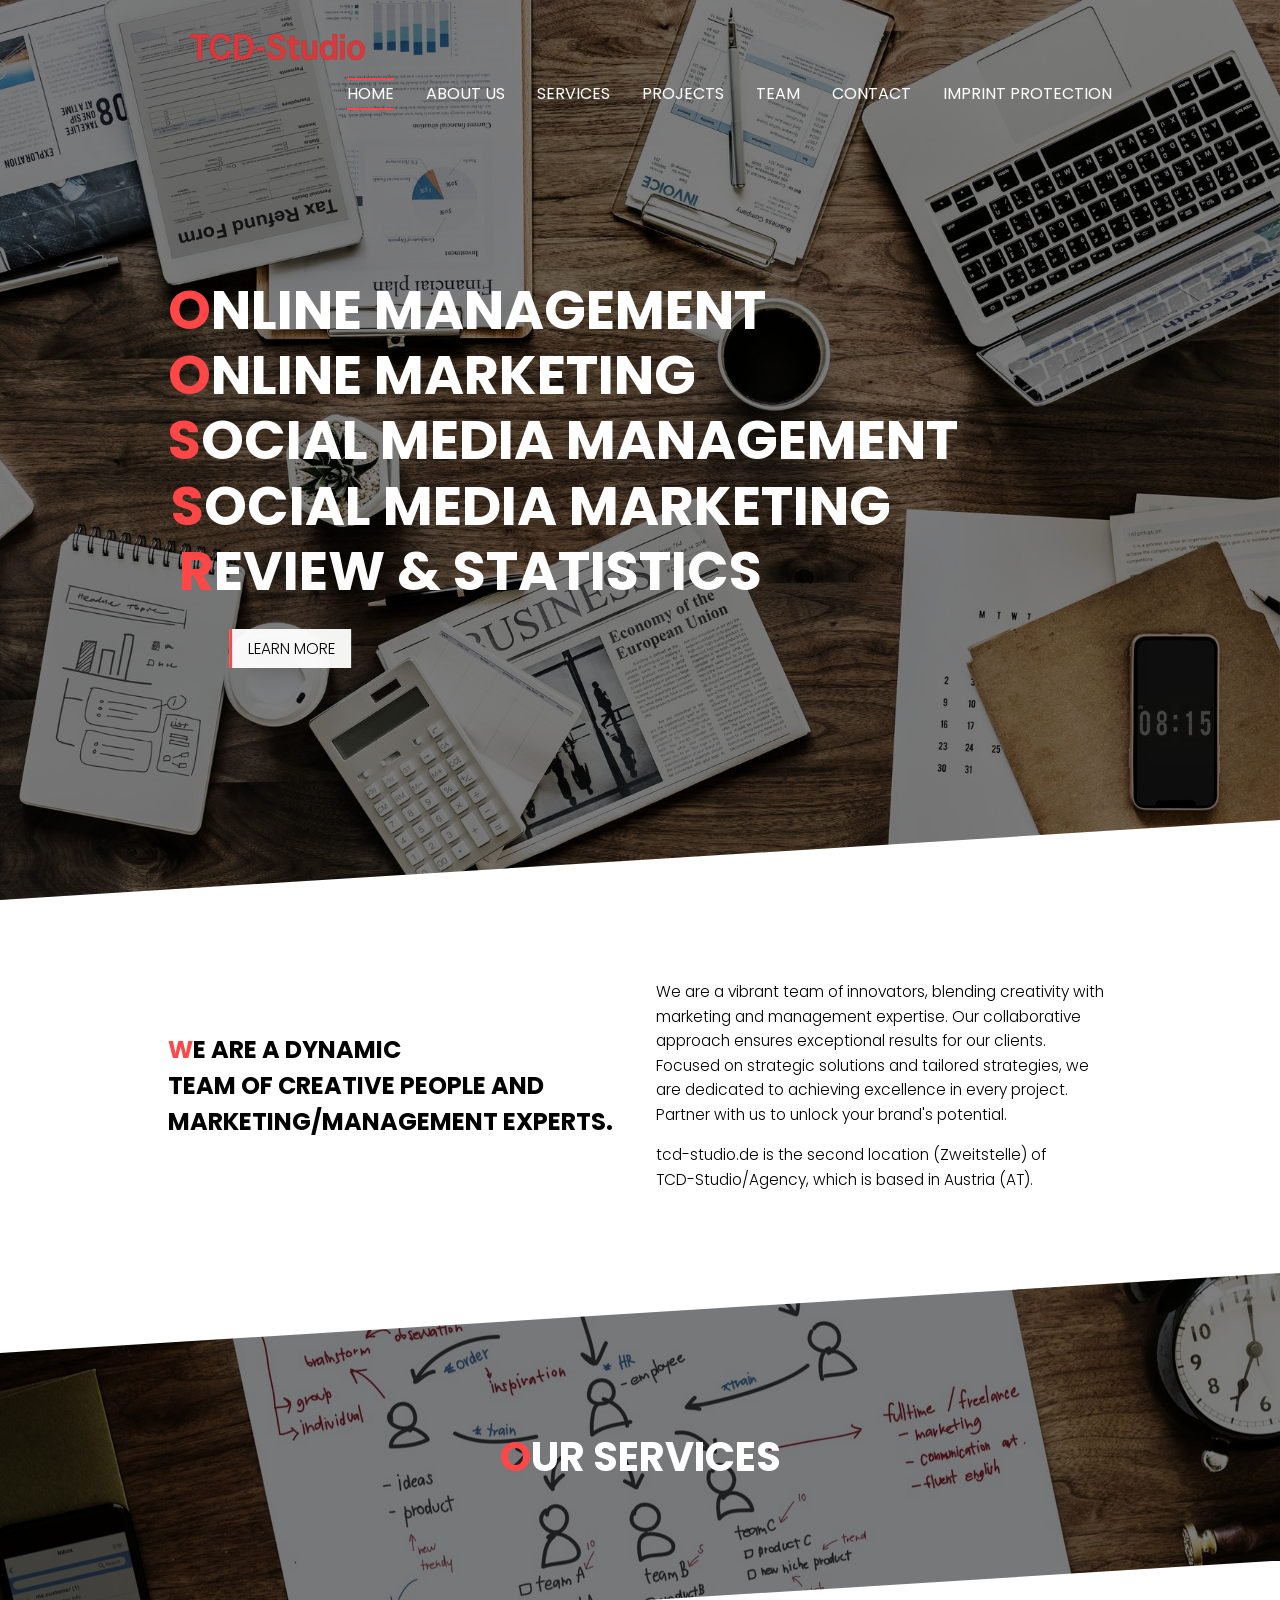
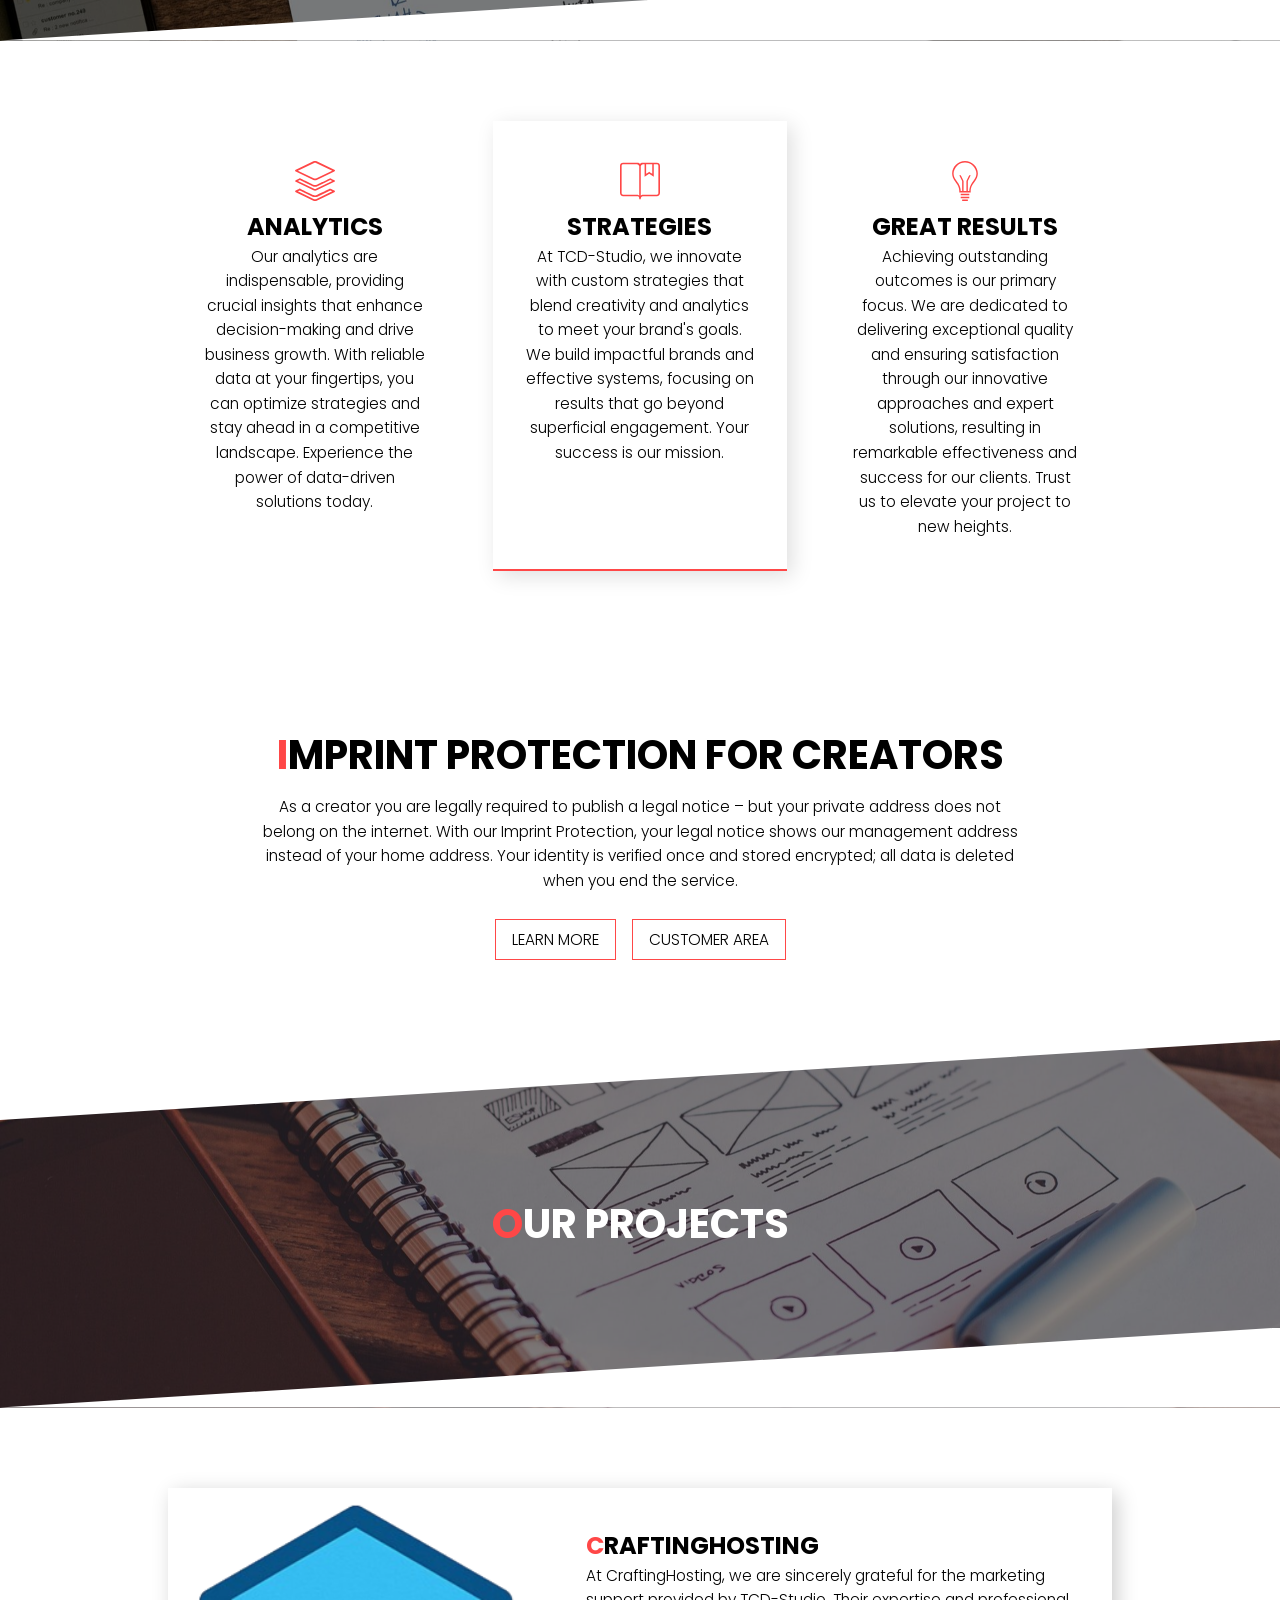
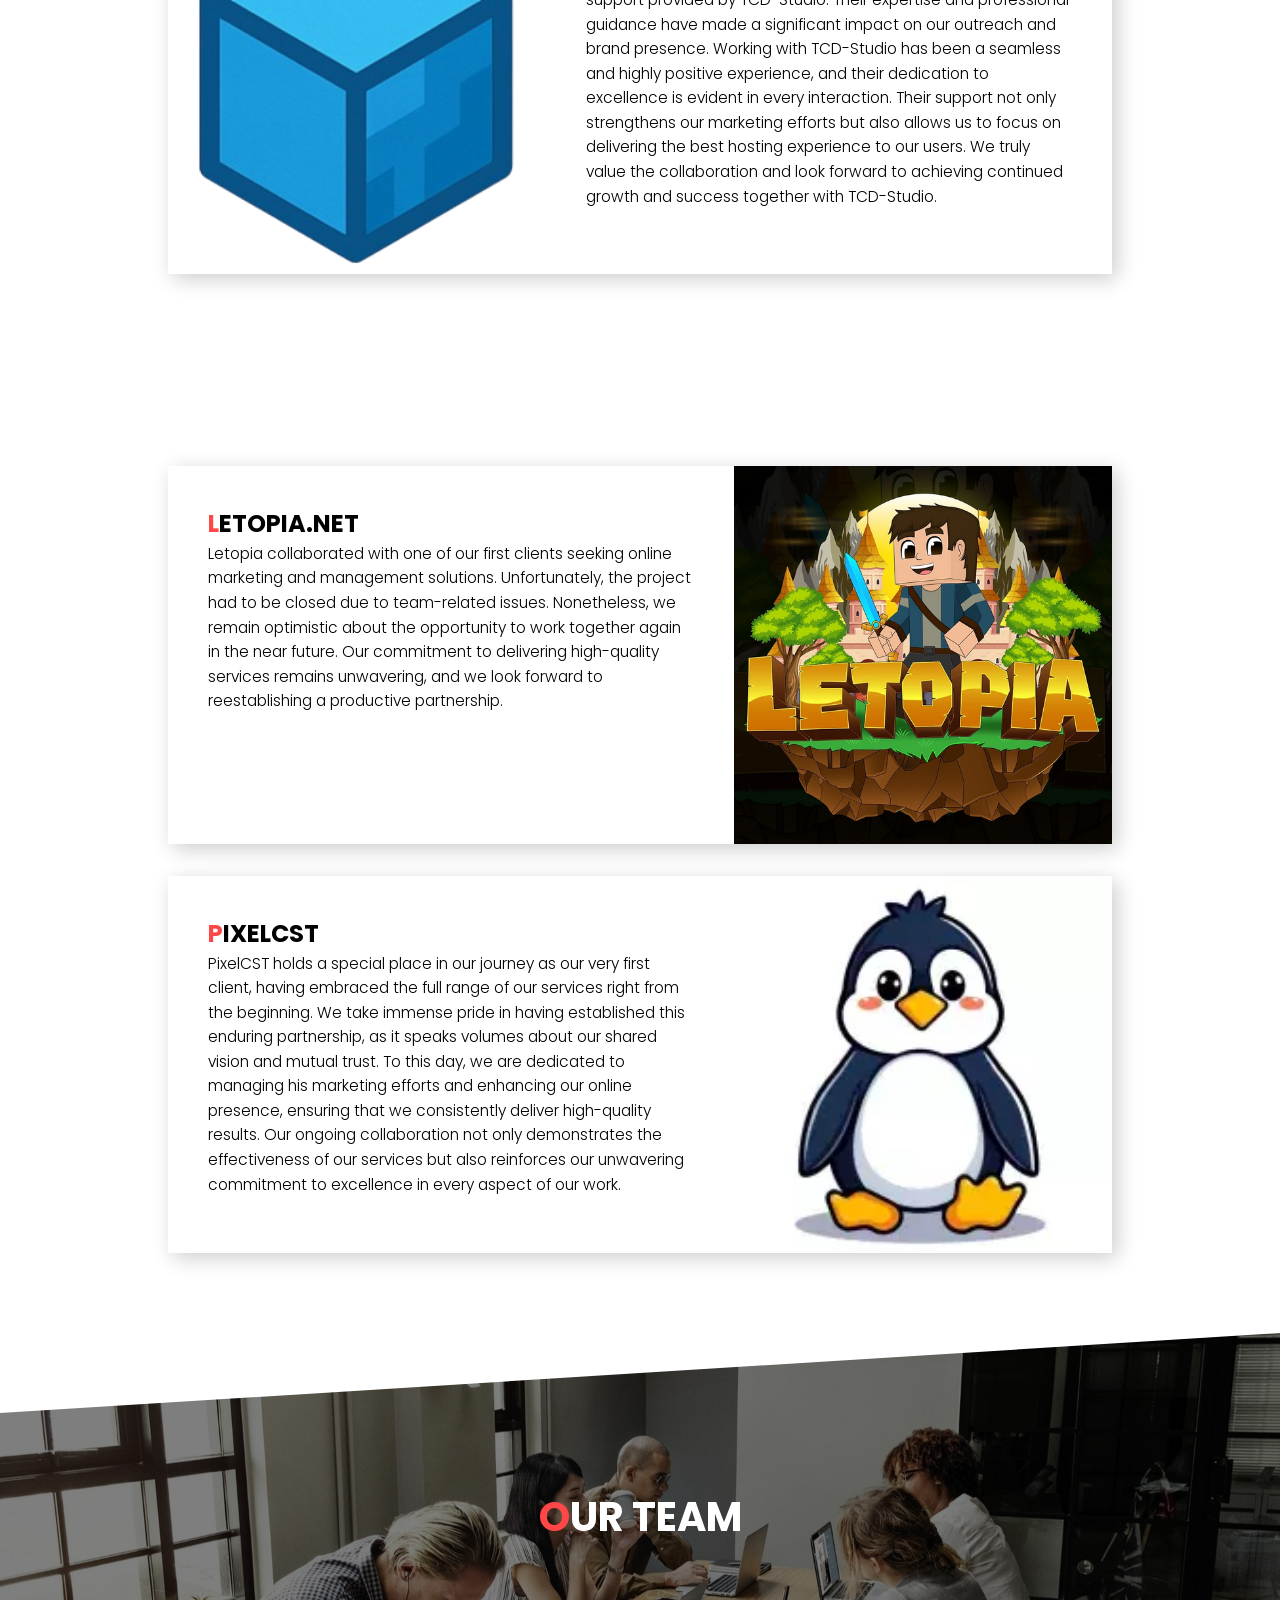
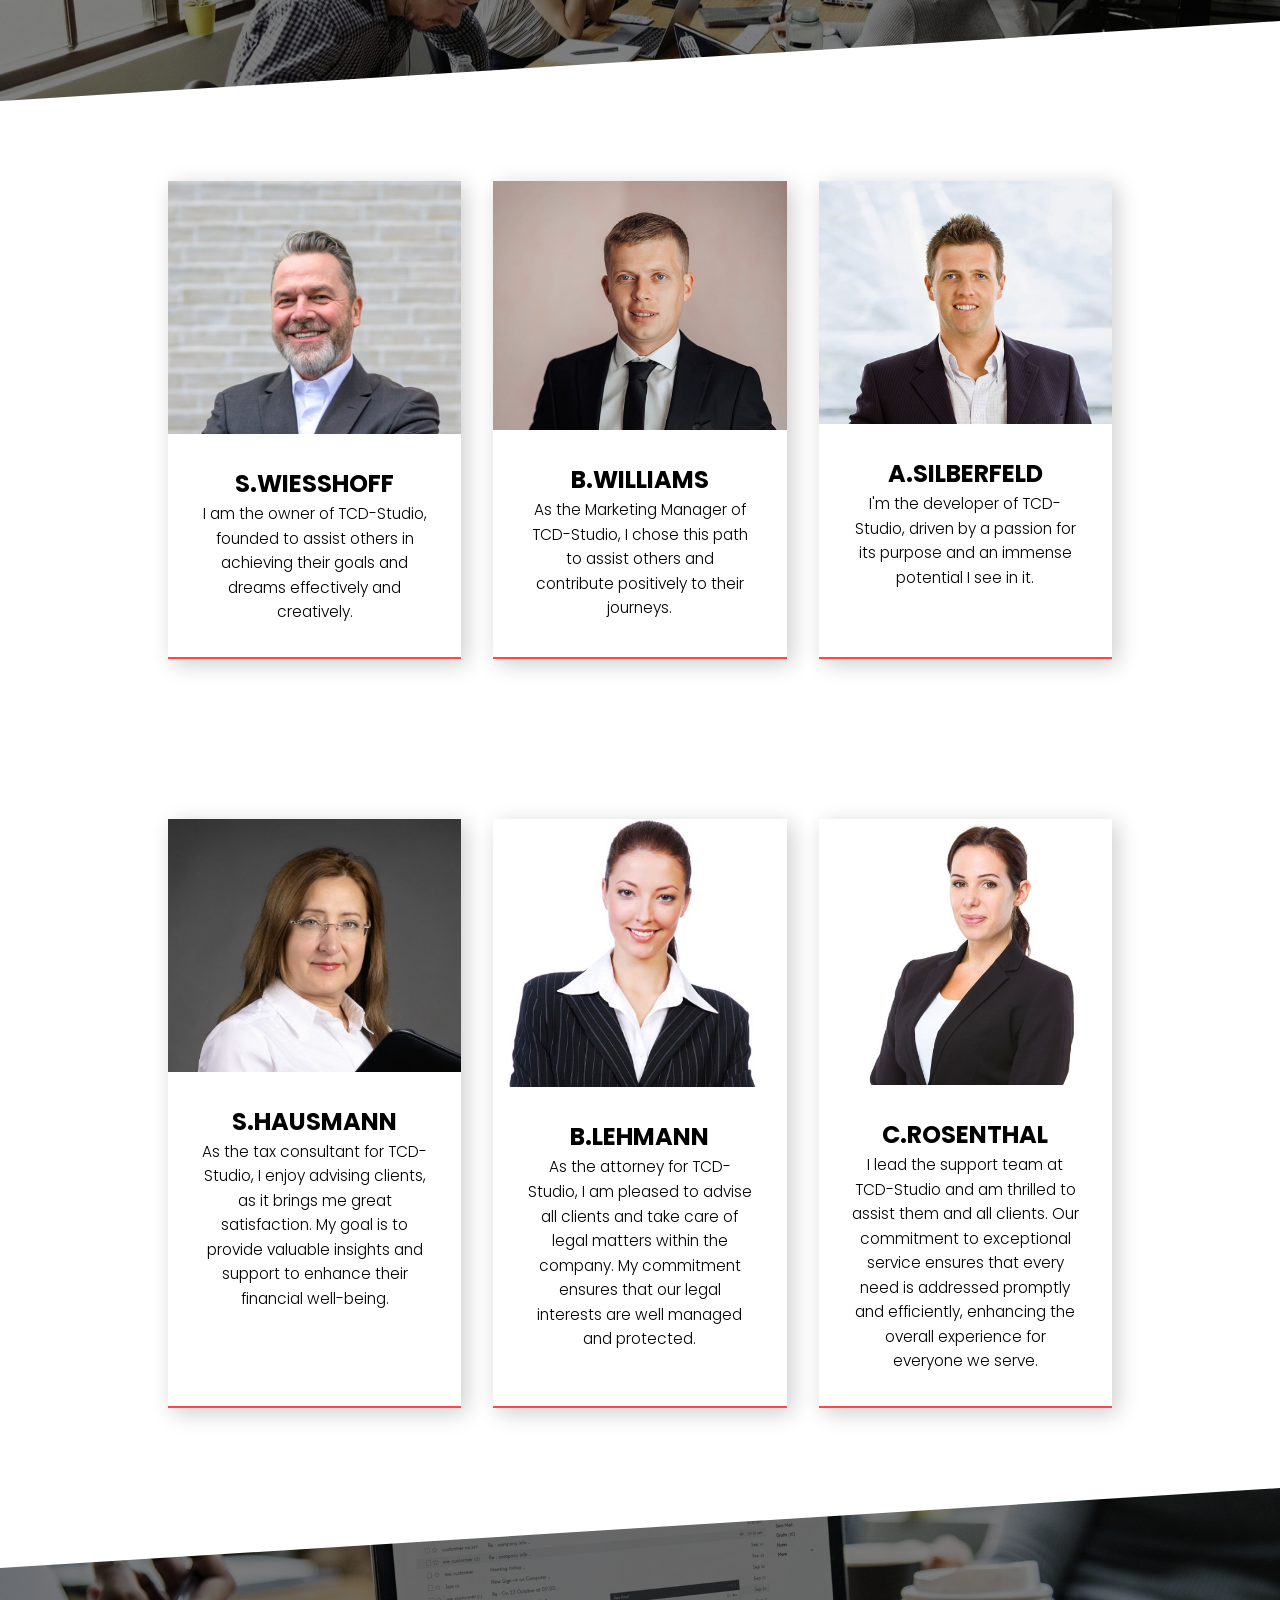
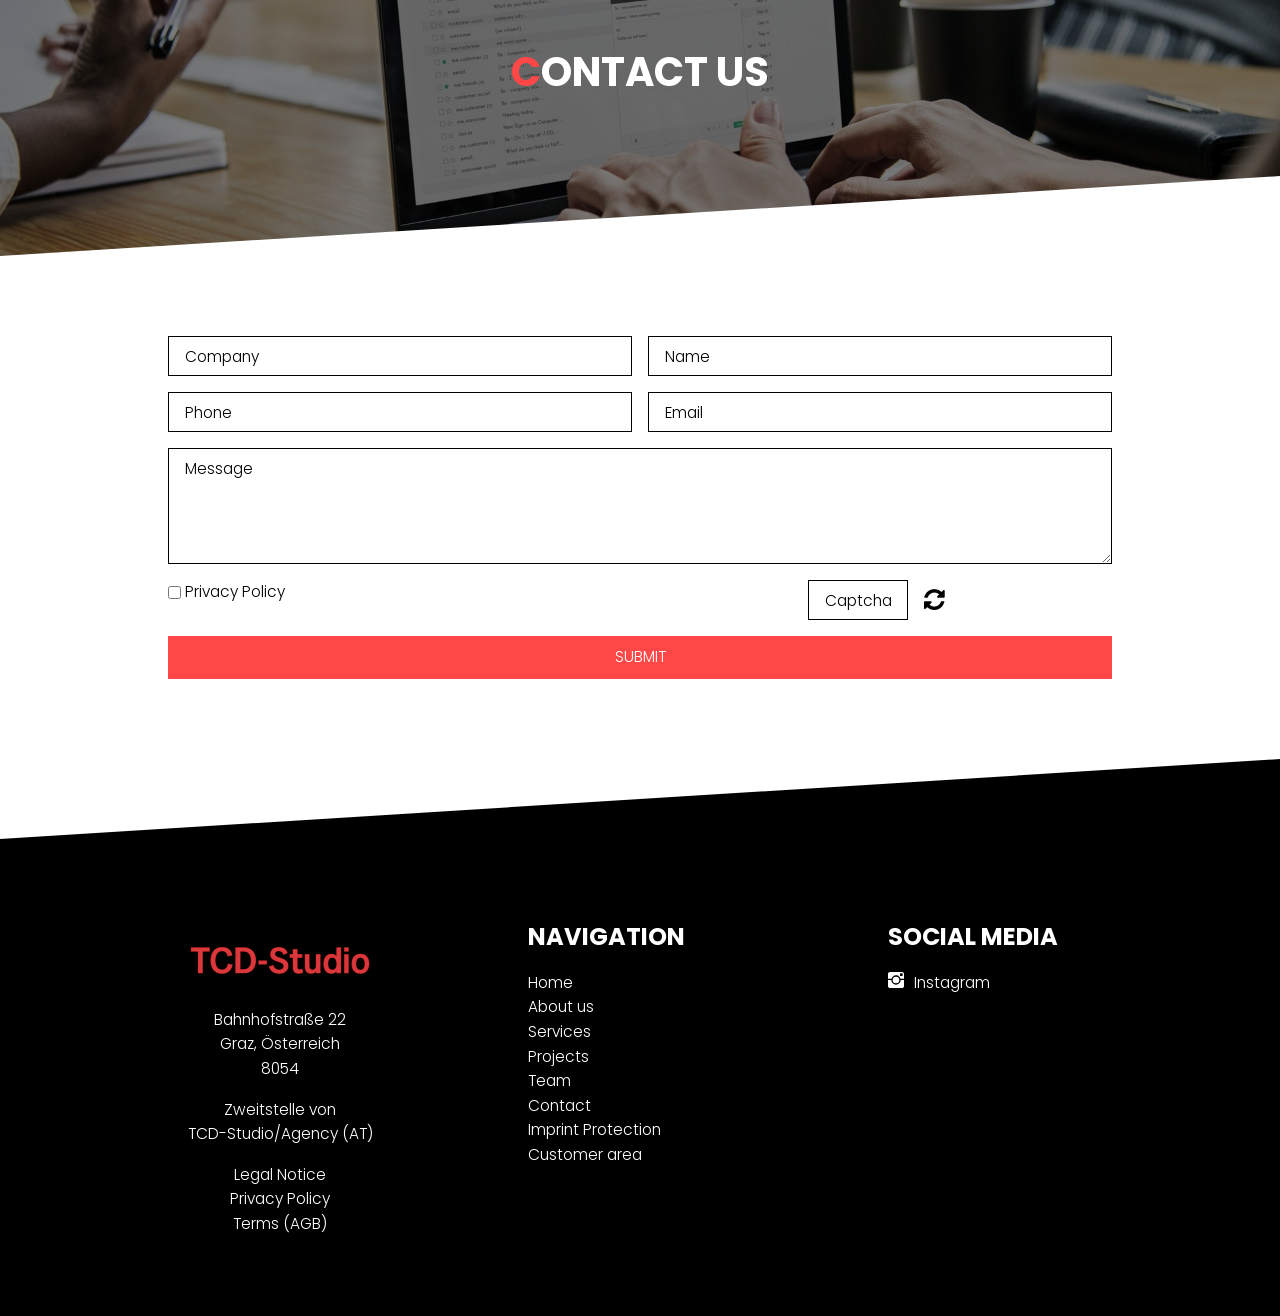
<file: index.html>
<!doctype html>
<html lang="en">
  <head>
    <meta charset="utf-8" />
    <title>tcd-studio.de - From Strategy to Success.</title>
    <meta name="viewport" content="width=device-width, initial-scale=1" />
    <meta
      name="description"
      content="tcd-studio.de is the second location (Zweitstelle) of TCD-Studio/Agency (AT): online management, online marketing and social media."
    />
    <meta
      name="keywords"
      content="marketing agency, online marketing, social media marketing, market research, digital marketing, SEO, SEM, lead generation, tcd-studio.de"
    />
    <meta name="icbm" content="47.0179907,15.4020334" />
    <meta name="geo.position" content="47.0179907;15.4020334" />
    <meta name="geo.placename" content="Graz, Österreich" />
    <link rel="canonical" href="https://tcd-studio.de/" />
    <meta property="og:title" content="tcd-studio.de - From Strategy to Success." />
    <meta
      property="og:description"
      content="tcd-studio.de is the second location (Zweitstelle) of TCD-Studio/Agency (AT): online management, online marketing and social media."
    />
    <meta property="og:type" content="website" />
    <meta property="og:site_name" content="TCD-Studio/Agency" />
    <meta property="og:locale" content="en_GB" />
    <meta
      property="og:image"
      content="https://tcd-studio.de/images/1200x630/16336493/TCD-Studio-LogomitIcon-0CujKBZblyTViHeyjRNebg.png"
    />
    <meta property="og:url" content="https://tcd-studio.de/" />
    <link
      rel="icon"
      type="image/png"
      href="/images/16x16/16356138/TCD-Studio-Logoohneschrift-gross-JT70FmUTbj_ha7UTW9FF7w-wK-10hrhv1epRSxcDGYMCA.png"
      sizes="16x16"
    />
    <link
      rel="icon"
      type="image/png"
      href="/images/32x32/16356138/TCD-Studio-Logoohneschrift-gross-JT70FmUTbj_ha7UTW9FF7w-wK-10hrhv1epRSxcDGYMCA.png"
      sizes="32x32"
    />
    <link
      rel="icon"
      type="image/png"
      href="/images/96x96/16356138/TCD-Studio-Logoohneschrift-gross-JT70FmUTbj_ha7UTW9FF7w-wK-10hrhv1epRSxcDGYMCA.png"
      sizes="96x96"
    />
    <link
      rel="apple-touch-icon-precomposed"
      sizes="152x152"
      href="/images/152x152/16356138/TCD-Studio-Logoohneschrift-gross-JT70FmUTbj_ha7UTW9FF7w-wK-10hrhv1epRSxcDGYMCA.png"
    />
    <link rel="stylesheet" media="screen" href="/webcard/static/app.min.1757408874.css" />
    <link rel="stylesheet" media="screen" href="/css/theme.css" id="customcss" />
    <script>
      var webcard = window.webcard || {};
      webcard.id = 1728389;
      webcard.moduleId = 13865382;
      webcard.culture = "en";
      webcard.type = 2;
      webcard.isEdit = false;
      webcard.isMobile = /Android|webOS|iPhone|iPad|iPod|BlackBerry/i.test(navigator.userAgent);
      webcard.isTouch = "ontouchstart" in window || navigator.msMaxTouchPoints > 0;
      webcard.apiHost = location.host + "/api.php";
      var extraPath = "";
    </script>
    <link rel="preload" as="style" href="/fonts/poppins.css" />
    <link rel="stylesheet" media="print" onload="this.media='all'" href="/fonts/poppins.css" />
    <noscript><link rel="stylesheet" href="/fonts/poppins.css" /></noscript>
    <link rel="stylesheet" href="/css/pages/home.css" />
    <script type="application/ld+json">
      {
        "@context": "https://schema.org",
        "@type": "ProfessionalService",
        "name": "TCD-Studio/Agency",
        "alternateName": "tcd-studio.de",
        "url": "https://tcd-studio.de/",
        "logo": "https://tcd-studio.de/images/1200x630/16336493/TCD-Studio-LogomitIcon-0CujKBZblyTViHeyjRNebg.png",
        "description": "tcd-studio.de is the second location (Zweitstelle) of TCD-Studio/Agency (AT): online management, online marketing and social media.",
        "email": "contact@tcd-studio.de",
        "telephone": "+43 699 81865094",
        "address": {
          "@type": "PostalAddress",
          "streetAddress": "Bahnhofstraße 22",
          "postalCode": "8054",
          "addressLocality": "Graz",
          "addressCountry": "AT"
        },
        "geo": { "@type": "GeoCoordinates", "latitude": 47.0179907, "longitude": 15.4020334 }
      }
    </script>
  </head>
  <body class="page-13865382 pagelayout-1 index slogan culture-en">
    <a href="#ed-713620344" class="wv-link-content button">Skip to main content</a>
    <div class="ed-element ed-container banner preset-banner-v3-default parallax" id="ed-713619942">
      <div class="background">
        <figure class="ed-element ed-image wv-bg" id="ed-713619945">
          <div
            class="background-image-holder ed-lazyload"
            data-background='url("/images/1920/5283903/pexels-photo-860379.jpeg")'
          ></div>
        </figure>
      </div>
      <div class="overlay" style="background-color: rgba(0, 0, 0, 0.51)"></div>
      <div class="inner" data-parallax-amount="50">
        <div
          class="ed-element ed-container flex-justify-content-space-between flex-align-items-center wv-boxed menu-wrapper wv-overflow_visible preset-menu-v2-default"
          id="ed-713619948"
        >
          <div class="inner">
            <div class="ed-element ed-logo logo" id="ed-713619951">
              <a href="/"
                ><img
                  src="/images/218/16332534/TCD-Studio-LogoohneIcon-wagerecht-x0y5LHULFifqLQb0SZXRUw.png"
                  alt="TCD-Studio/Agency"
                  srcset="/images/436/16332534/TCD-Studio-LogoohneIcon-wagerecht-x0y5LHULFifqLQb0SZXRUw.png 2x"
              /></a>
            </div>
            <nav class="ed-element ed-menu wv-custom" id="ed-713619954">
              <ul class="menu-level-0">
                <li class="first"><a href="/#ed-713619942" class="wv-link-elm first">Home</a></li>
                <li><a href="/#ed-713620344" class="wv-link-elm">About us</a></li>
                <li><a href="/#ed-713620002" class="wv-link-elm">Services</a></li>
                <li><a href="/#ed-713620074" class="wv-link-elm">Projects</a></li>
                <li><a href="/#ed-713620098" class="wv-link-elm">Team</a></li>
                <li><a href="/#ed-713620122" class="wv-link-elm">Contact</a></li>
                <li class="end"><a href="/imprint-protection/" class="wv-link-elm last">Imprint Protection</a></li>
              </ul>
            </nav>
            <div class="ed-element ed-container mobile-cont wv-overflow_visible" id="ed-713619957">
              <div class="inner">
                <figure class="ed-element ed-icon" id="ed-713619960">
                  <a href="tel:+4369981865094"
                    ><svg
                      xmlns="http://www.w3.org/2000/svg"
                      viewBox="170 -787 659 875"
                      data-icon="ico-phone"
                      preserveAspectRatio="xMidYMid"
                    >
                      <path
                        d="M390.7 -496.7C270.4 -427.2 453.9 -83.1 585.6 -159.1L707.7 52.3C652.1 84.4 605.2 104.6 540.8 67.8 362 -34.4 165.2 -375.1 170.8 -578.3c1.9 -70.6 43.6 -98.3 97.9 -129.7 23.3 40.4 98.6 170.8 122 211.3zm50.4 -5.7c-13 7.5 -29.7 3.1 -37.3 -10l-115 -199.3c-7.5 -13 -3.1 -29.7 10 -37.3l60.5 -34.9c13 -7.5 29.7 -3.1 37.3 10L511.7 -574.6c7.5 13 3.1 29.7 -10 37.2l-60.6 35zM755.5 42.1c-13 7.5 -29.7 3.1 -37.3 -10l-115 -199.3c-7.5 -13 -3.1 -29.7 10 -37.3l60.5 -34.9c13 -7.5 29.7 -3.1 37.3 10L826.1 -30.1c7.5 13 3.1 29.7 -10 37.3l-60.6 34.9z"
                      ></path></svg
                  ></a>
                </figure>
                <div class="ed-element ed-html menu-trigger" id="ed-713619963">
                  <div class="menu-trigger-box"><div class="menu-trigger-inner"></div></div>
                </div>
              </div>
            </div>
          </div>
        </div>
        <div class="ed-element ed-container banner-content wv-boxed wv-spacer" id="ed-713619966">
          <div class="inner" data-parallax-amount="40">
            <div
              class="ed-element ed-headline custom-theme animation-initial"
              style="opacity: 1"
              id="ed-713665664"
              data-animation='{"type":"move-right-to-left","initial":"hide","keepHeight":true,"duration":"1.5s","delay":"0.3s","overlay":{"width":"auto"},"trigger":"scroll","group":{"name":"","behavior":{"show":"","hide":""}}}'
            >
              <h1>O<span class="color-background">nline Management</span></h1>
            </div>
            <div
              class="ed-element ed-headline custom-theme animation-initial"
              style="opacity: 1"
              id="ed-713619969"
              data-animation='{"type":"move-right-to-left","initial":"hide","keepHeight":true,"duration":"1.5s","delay":"0.6s","overlay":{"width":"auto"},"trigger":"scroll","group":{"name":"","behavior":{"show":"","hide":""}}}'
            >
              <h1 class="left">
                <span class="color-primary">O</span><span class="color-background">nline Marketing</span>
              </h1>
            </div>
            <div
              class="ed-element ed-headline custom-theme animation-initial"
              style="opacity: 1"
              id="ed-713665489"
              data-animation='{"type":"move-right-to-left","initial":"hide","keepHeight":true,"duration":"1.5s","delay":"0.9s","overlay":{"width":"auto"},"trigger":"scroll","group":{"name":"","behavior":{"show":"","hide":""}}}'
            >
              <h1>S<span class="color-background">ocial Media Management</span></h1>
            </div>
            <div
              class="ed-element ed-headline custom-theme animation-initial"
              style="opacity: 1"
              id="ed-713619972"
              data-animation='{"type":"move-right-to-left","initial":"hide","keepHeight":true,"duration":"1.5s","delay":"1.2s","overlay":{"width":"auto"},"trigger":"scroll","group":{"name":"","behavior":{"show":"","hide":""}}}'
            >
              <h1 class="left">
                <span class="color-primary">S</span><span class="color-background">OCIAL MEDIA MARKETING</span>
              </h1>
            </div>
            <div
              class="ed-element ed-headline custom-theme animation-initial"
              style="opacity: 1"
              id="ed-713619975"
              data-animation='{"type":"move-right-to-left","initial":"hide","keepHeight":true,"duration":"1.5s","delay":"1.5s","overlay":{"width":"auto"},"trigger":"scroll","group":{"name":"","behavior":{"show":"","hide":""}}}'
            >
              <h1 class="left">
                <span class="color-primary">R</span><span class="color-background">EVIEW &amp; STATISTICS</span>
              </h1>
            </div>
            <div class="ed-element ed-spacer" id="ed-713619978"><div style="height: 25px" class="space"></div></div>
            <div
              class="ed-element ed-button scroll custom-theme animation-initial"
              style="opacity: 1"
              id="ed-713619981"
              data-animation='{"type":"move-right-to-left","initial":"hide","keepHeight":true,"duration":"1.5s","delay":"1.9s","overlay":{"width":"auto"},"trigger":"scroll","group":{"name":"","behavior":{"show":"","hide":""}}}'
            >
              <a
                class="wv-link-elm cta-button button button-default button-color-default color-default color-active-background center bg-background bg-active-primary border-color-primary button-normal"
                href="#!next"
                >Learn more</a
              >
            </div>
          </div>
        </div>
        <div class="ed-element ed-container preset-separator-v3-diagonal full-width" id="ed-713619984">
          <div class="inner" data-parallax-amount="50">
            <div class="ed-element ed-html separator-container" id="ed-713619987">
              <svg
                class="double-triangle"
                xmlns="http://www.w3.org/2000/svg"
                version="1.1"
                width="100%"
                height="100"
                viewBox="0 0 100 100"
                preserveAspectRatio="none"
              >
                <path class="path1" d="M0 0 L50 100 L100 0 Z"></path>
                <path class="path2" d="M50 100 L100 40 L100 0 Z"></path>
                <path class="path3" d="M0 40 L50 100 L0 0 Z"></path>
              </svg>

              <svg
                class="circle"
                xmlns="http://www.w3.org/2000/svg"
                version="1.1"
                width="100%"
                height="100"
                viewBox="0 0 100 100"
                preserveAspectRatio="none"
              >
                <path class="path1" d="M0 100 C40 0 60 0 100 100 Z"></path>
              </svg>

              <svg
                class="polygon1"
                width="100%"
                height="100%"
                viewBox="0 0 1280 140"
                preserveAspectRatio="none"
                xmlns="http://www.w3.org/2000/svg"
              >
                <path class="path1" d="M0 70.35l320-49.24 640 98.49 320-49.25V140H0V70.35z"></path>
              </svg>
            </div>
          </div>
        </div>
      </div>
    </div>
    <div class="ed-element ed-container preset-columns-two-v2-default wv-boxed wv-spacer" id="ed-713620344">
      <div class="inner">
        <div class="ed-element ed-container columns-box" id="ed-713620347">
          <div class="inner">
            <div class="ed-element ed-headline custom-theme" id="ed-713620350">
              <h3>
                <span class="color-primary">W</span>e are a dynamic<br />team of creative people and
                Marketing/management Experts.
              </h3>
            </div>
          </div>
        </div>
        <div class="ed-element ed-container columns-box" id="ed-713620353">
          <div class="inner">
            <div class="ed-element ed-text custom-theme" id="ed-713620356">
              <p>
                We are a vibrant team of innovators, blending creativity with marketing and management expertise. Our
                collaborative approach ensures exceptional results for our clients. Focused on strategic solutions and
                tailored strategies, we are dedicated to achieving excellence in every project. Partner with us to
                unlock your brand's potential.
              </p>
              <p class="zweitstelle">
                tcd-studio.de is the second location (<span lang="de">Zweitstelle</span>) of
                <span class="nowrap">TCD-Studio/Agency</span>, which is based in Austria (AT).
              </p>
            </div>
          </div>
        </div>
      </div>
    </div>
    <div class="ed-element ed-container full-width" id="ed-713619990">
      <div class="background">
        <figure class="ed-element ed-image wv-bg" id="ed-713619993">
          <div
            class="background-image-holder ed-lazyload"
            data-background='url("/images/1920/5283929/photo-1519636125090-67a506cc7c74.jpg.jpeg")'
          ></div>
        </figure>
      </div>
      <div class="overlay" style="background-color: rgba(0, 0, 0, 0.506)"></div>
      <div class="inner">
        <div class="ed-element ed-container preset-separator-v3-reverse full-width" id="ed-713619996">
          <div class="inner" data-parallax-amount="50">
            <div class="ed-element ed-html separator-container" id="ed-713619999">
              <svg
                class="double-triangle"
                xmlns="http://www.w3.org/2000/svg"
                version="1.1"
                width="100%"
                height="100"
                viewBox="0 0 100 100"
                preserveAspectRatio="none"
              >
                <path class="path1" d="M0 0 L50 100 L100 0 Z"></path>
                <path class="path2" d="M50 100 L100 40 L100 0 Z"></path>
                <path class="path3" d="M0 40 L50 100 L0 0 Z"></path>
              </svg>

              <svg
                class="circle"
                xmlns="http://www.w3.org/2000/svg"
                version="1.1"
                width="100%"
                height="100"
                viewBox="0 0 100 100"
                preserveAspectRatio="none"
              >
                <path class="path1" d="M0 100 C40 0 60 0 100 100 Z"></path>
              </svg>

              <svg
                class="polygon1"
                width="100%"
                height="100%"
                viewBox="0 0 1280 140"
                preserveAspectRatio="none"
                xmlns="http://www.w3.org/2000/svg"
              >
                <path class="path1" d="M0 70.35l320-49.24 640 98.49 320-49.25V140H0V70.35z"></path>
              </svg>
            </div>
          </div>
        </div>
        <div class="ed-element ed-container wv-boxed wv-spacer" id="ed-713620002">
          <div class="inner">
            <div class="ed-element ed-headline custom-theme" id="ed-713620005">
              <h2><span class="color-primary">O</span><span class="color-background">ur Services</span></h2>
            </div>
          </div>
        </div>
        <div class="ed-element ed-container full-width preset-separator-v3-diagonal" id="ed-713620008">
          <div class="inner" data-parallax-amount="50">
            <div class="ed-element ed-html separator-container" id="ed-713620011">
              <svg
                class="double-triangle"
                xmlns="http://www.w3.org/2000/svg"
                version="1.1"
                width="100%"
                height="100"
                viewBox="0 0 100 100"
                preserveAspectRatio="none"
              >
                <path class="path1" d="M0 0 L50 100 L100 0 Z"></path>
                <path class="path2" d="M50 100 L100 40 L100 0 Z"></path>
                <path class="path3" d="M0 40 L50 100 L0 0 Z"></path>
              </svg>

              <svg
                class="circle"
                xmlns="http://www.w3.org/2000/svg"
                version="1.1"
                width="100%"
                height="100"
                viewBox="0 0 100 100"
                preserveAspectRatio="none"
              >
                <path class="path1" d="M0 100 C40 0 60 0 100 100 Z"></path>
              </svg>

              <svg
                class="polygon1"
                width="100%"
                height="100%"
                viewBox="0 0 1280 140"
                preserveAspectRatio="none"
                xmlns="http://www.w3.org/2000/svg"
              >
                <path class="path1" d="M0 70.35l320-49.24 640 98.49 320-49.25V140H0V70.35z"></path>
              </svg>
            </div>
          </div>
        </div>
      </div>
    </div>
    <div
      class="ed-element ed-container wv-boxed wv-spacer wv-overflow_hidden preset-boxes-v3-default"
      id="ed-713620014"
    >
      <div class="inner">
        <div class="ed-element ed-container boxes-box wv-overflow_visible" id="ed-713620017">
          <div class="inner">
            <figure class="ed-element ed-icon boxes-icon center" id="ed-713620020">
              <svg
                xmlns="http://www.w3.org/2000/svg"
                viewBox="0 -384 383 384"
                data-icon="ion-social-buffer-outline"
                preserveAspectRatio="xMidYMid"
              >
                <path
                  d="M7 -284c-9 -4 -9 -11 0 -15l169 -82c4 -2 10 -3 16 -3s12 1 16 3l169 82c9 4 9 11 0 15l-169 82c-4 2 -10 3 -16 3s-12 -1 -16 -3zM183 -366l-156 75l156 75c2 1 5 1 9 1s7 -0 9 -1l156 -75l-156 -75c-2 -1 -5 -2 -9 -2s-7 1 -9 2zM377 -200c9 4 9 12 0 16l-169 81c-4 2 -10 4 -16 4s-12 -2 -16 -4l-169 -81c-9 -4 -9 -12 0 -16c0 -0 27 -13 33 -16c5 -3 7 -3 13 -0s123 60 123 60c4 2 10 3 16 3s12 -1 16 -3c0 -0 121 -59 125 -61s5 -2 9 -0s35 17 35 17zM201 -117l156 -75l-19 -9l-123 59c-6 3 -15 5 -23 5s-17 -2 -23 -5l-123 -59l-19 9l156 75c2 1 5 2 9 2s7 -1 9 -2zM377 -100c9 4 9 11 0 15l-169 82c-4 2 -10 3 -16 3s-12 -1 -16 -3l-169 -82c-9 -4 -9 -11 0 -15c0 -0 27 -14 33 -17c5 -3 7 -2 13 1s123 59 123 59c4 2 10 3 16 3s12 -1 16 -3c0 -0 121 -58 125 -60s5 -2 9 -0s35 17 35 17zM201 -18l156 -75l-19 -9l-123 60c-6 3 -15 4 -23 4s-17 -1 -23 -4l-123 -60l-19 9l156 75c2 1 5 2 9 2s7 -1 9 -2z"
                ></path>
              </svg>
            </figure>
            <div class="ed-element ed-container boxes-box-inner" id="ed-713620023">
              <div class="inner">
                <div class="ed-element ed-headline custom-theme" id="ed-713620026"><h3>Analytics</h3></div>
                <div class="ed-element ed-text custom-theme" id="ed-713620029">
                  <p>
                    Our analytics are indispensable, providing crucial insights that enhance decision-making and drive
                    business growth. With reliable data at your fingertips, you can optimize strategies and stay ahead
                    in a competitive landscape. Experience the power of data-driven solutions today.
                  </p>
                </div>
              </div>
            </div>
          </div>
        </div>
        <div class="ed-element ed-container boxes-box wv-overflow_visible border-color-primary" id="ed-713620032">
          <div class="inner">
            <figure class="ed-element ed-icon boxes-icon center" id="ed-713620035">
              <svg
                xmlns="http://www.w3.org/2000/svg"
                viewBox="0 -384 418 384"
                data-icon="ion-ios-bookmarks-outline"
                preserveAspectRatio="xMidYMid"
              >
                <path
                  d="M385 -384c19 -0 33 13 33 32v286c0 19 -14 34 -33 34h-143s-25 4 -25 19v13h-8h-8v-13c0 -15 -11 -19 -25 -19h-143c-19 -0 -33 -15 -33 -34v-286c0 -19 14 -32 33 -32h150c10 -0 20 5 26 12v-0v-0c6 -7 16 -12 26 -12h150zM201 -37v-309c0 -9 -12 -22 -25 -22h-143c-9 -0 -16 7 -16 16v286c0 9 7 18 16 18h144c10 -0 19 3 24 11zM273 -368v100l23 -14l9 -6l9 6l23 14v-100h-64zM401 -66v-286c0 -9 -7 -16 -16 -16h-32v131l-48 -32l-48 32v-131h-15c-13 -0 -25 13 -25 22v309c5 -9 14 -11 24 -11h144c9 -0 16 -9 16 -18z"
                ></path>
              </svg>
            </figure>
            <div class="ed-element ed-container boxes-box-inner" id="ed-713620038">
              <div class="inner">
                <div class="ed-element ed-headline custom-theme" id="ed-713620041"><h3>Strategies</h3></div>
                <div class="ed-element ed-text custom-theme" id="ed-713620044">
                  <p>
                    At TCD-Studio, we innovate with custom strategies that blend creativity and analytics to meet your
                    brand's goals. We build impactful brands and effective systems, focusing on results that go beyond
                    superficial engagement. Your success is our mission.
                  </p>
                </div>
              </div>
            </div>
          </div>
        </div>
        <div class="ed-element ed-container boxes-box wv-overflow_visible" id="ed-713620047">
          <div class="inner">
            <figure class="ed-element ed-icon boxes-icon center" id="ed-713620050">
              <svg
                xmlns="http://www.w3.org/2000/svg"
                viewBox="0 -416 288 448"
                data-icon="ion-ios-lightbulb-outline"
                preserveAspectRatio="xMidYMid"
              >
                <path
                  d="M288 -275c0 31 -13 59 -30 83v-0c-11 15 -22 28 -32 45c-22 38 -18 73 -18 82v1h-128v-1c0 -7 3 -44 -19 -82c-10 -17 -20 -30 -31 -45v-0c-17 -24 -30 -52 -30 -83c0 -78 66 -141 144 -141s144 63 144 141zM239 -194l6 -8c16 -22 27 -47 27 -73c0 -33 -16 -65 -40 -89s-55 -36 -88 -36s-64 12 -88 36s-40 56 -40 89c0 26 11 51 27 73l19 26v-0c5 6 9 13 13 21c17 29 21 58 21 75h16v-112l-32 -64h17l31 64v112h32v-112l31 -64h17l-32 64v112h16c0 -17 4 -45 21 -75c8 -14 16 -25 24 -36c1 -1 1 -2 2 -3zM112 32v-16h64v16h-64zM96 -0v-16h96v16h-96zM96 -32v-16h96v16h-96z"
                ></path>
              </svg>
            </figure>
            <div class="ed-element ed-container boxes-box-inner" id="ed-713620053">
              <div class="inner">
                <div class="ed-element ed-headline custom-theme" id="ed-713620056"><h3>Great Results</h3></div>
                <div class="ed-element ed-text custom-theme" id="ed-713620059">
                  <p>
                    Achieving outstanding outcomes is our primary focus. We are dedicated to delivering exceptional
                    quality and ensuring satisfaction through our innovative approaches and expert solutions, resulting
                    in remarkable effectiveness and success for our clients. Trust us to elevate your project to new
                    heights.
                  </p>
                </div>
              </div>
            </div>
          </div>
        </div>
      </div>
    </div>
    <div class="ed-element ed-container wv-boxed wv-spacer tcd-ip-teaser" id="tcd-imprint-protection">
      <div class="inner">
        <div class="ed-element ed-headline custom-theme">
          <h2><span class="color-primary">I</span>mprint Protection for Creators</h2>
        </div>
        <div class="ed-element ed-spacer"><div style="height: 16px" class="space"></div></div>
        <div class="ed-element ed-text custom-theme">
          <p>
            As a creator you are legally required to publish a legal notice – but your private address does not belong on
            the internet. With our Imprint Protection, your legal notice shows our management address instead of your home
            address. Your identity is verified once and stored encrypted; all data is deleted when you end the service.
          </p>
        </div>
        <div class="ed-element ed-spacer"><div style="height: 25px" class="space"></div></div>
        <div class="tcd-ip-buttons">
          <div class="ed-element ed-button custom-theme">
            <a
              class="wv-link-elm cta-button button button-default button-color-default color-default color-active-background center bg-background bg-active-primary border-color-primary button-normal"
              href="/imprint-protection/"
              >Learn more</a
            >
          </div>
          <div class="ed-element ed-button custom-theme">
            <a
              class="wv-link-elm cta-button button button-default button-color-default color-default color-active-background center bg-background bg-active-primary border-color-primary button-normal"
              href="/portal/"
              >Customer area</a
            >
          </div>
        </div>
      </div>
    </div>
    <div class="ed-element ed-container full-width" id="ed-713620062">
      <div class="background">
        <figure class="ed-element ed-image wv-bg" id="ed-713620065">
          <div
            class="background-image-holder ed-lazyload"
            data-background='url("/images/1920/5284071/pexels-photo-196644.jpeg")'
          ></div>
        </figure>
      </div>
      <div class="overlay" style="background-color: rgba(0, 0, 0, 0.506)"></div>
      <div class="inner">
        <div class="ed-element ed-container preset-separator-v3-reverse full-width" id="ed-713620068">
          <div class="inner" data-parallax-amount="50">
            <div class="ed-element ed-html separator-container" id="ed-713620071">
              <svg
                class="double-triangle"
                xmlns="http://www.w3.org/2000/svg"
                version="1.1"
                width="100%"
                height="100"
                viewBox="0 0 100 100"
                preserveAspectRatio="none"
              >
                <path class="path1" d="M0 0 L50 100 L100 0 Z"></path>
                <path class="path2" d="M50 100 L100 40 L100 0 Z"></path>
                <path class="path3" d="M0 40 L50 100 L0 0 Z"></path>
              </svg>

              <svg
                class="circle"
                xmlns="http://www.w3.org/2000/svg"
                version="1.1"
                width="100%"
                height="100"
                viewBox="0 0 100 100"
                preserveAspectRatio="none"
              >
                <path class="path1" d="M0 100 C40 0 60 0 100 100 Z"></path>
              </svg>

              <svg
                class="polygon1"
                width="100%"
                height="100%"
                viewBox="0 0 1280 140"
                preserveAspectRatio="none"
                xmlns="http://www.w3.org/2000/svg"
              >
                <path class="path1" d="M0 70.35l320-49.24 640 98.49 320-49.25V140H0V70.35z"></path>
              </svg>
            </div>
          </div>
        </div>
        <div class="ed-element ed-container wv-boxed wv-spacer" id="ed-713620074">
          <div class="inner">
            <div class="ed-element ed-headline custom-theme" id="ed-713620077">
              <h2><span class="color-primary">O</span><span class="color-background">ur Projects</span></h2>
            </div>
          </div>
        </div>
        <div class="ed-element ed-container full-width preset-separator-v3-diagonal" id="ed-713620080">
          <div class="inner" data-parallax-amount="50">
            <div class="ed-element ed-html separator-container" id="ed-713620083">
              <svg
                class="double-triangle"
                xmlns="http://www.w3.org/2000/svg"
                version="1.1"
                width="100%"
                height="100"
                viewBox="0 0 100 100"
                preserveAspectRatio="none"
              >
                <path class="path1" d="M0 0 L50 100 L100 0 Z"></path>
                <path class="path2" d="M50 100 L100 40 L100 0 Z"></path>
                <path class="path3" d="M0 40 L50 100 L0 0 Z"></path>
              </svg>

              <svg
                class="circle"
                xmlns="http://www.w3.org/2000/svg"
                version="1.1"
                width="100%"
                height="100"
                viewBox="0 0 100 100"
                preserveAspectRatio="none"
              >
                <path class="path1" d="M0 100 C40 0 60 0 100 100 Z"></path>
              </svg>

              <svg
                class="polygon1"
                width="100%"
                height="100%"
                viewBox="0 0 1280 140"
                preserveAspectRatio="none"
                xmlns="http://www.w3.org/2000/svg"
              >
                <path class="path1" d="M0 70.35l320-49.24 640 98.49 320-49.25V140H0V70.35z"></path>
              </svg>
            </div>
          </div>
        </div>
      </div>
    </div>
    <div class="ed-element ed-container wv-spacer wv-boxed" id="ed-715673036">
      <div class="inner">
        <div class="ed-element ed-container wv-boxed wv-spacer preset-text-with-image-v3-boxed" id="ed-715673039">
          <div class="inner">
            <figure
              class="ed-element ed-image text-with-image-image"
              style="width: 30%"
              id="ed-715673042"
            >
              <img
                src="data:image/svg+xml,%3Csvg%20width='800'%20viewBox='0%200%20800%20818.6666666666666'%20xmlns='http://www.w3.org/2000/svg'%3E%3Crect%20width='800'%20height='818.6666666666666'%20style='fill:%20%23F7F7F7'%20/%3E%3C/svg%3E"
                alt="CraftingHosting logo"
                style="object-fit: cover"
                data-src="/images/0/19205537/IMG_20250720_172605-removebg-preview2-j0Vr-R3Zhlmv8M8kYdHz9w.png"
                class="ed-lazyload"
              />
            </figure>
            <div class="ed-element ed-container text-with-image-box" id="ed-715673045">
              <div class="inner">
                <div class="ed-element ed-headline custom-theme" id="ed-715673048">
                  <h3><span class="color-primary">C</span>raftingHosting</h3>
                </div>
                <div class="ed-element ed-text custom-theme" id="ed-715673051">
                  <p>
                    At CraftingHosting, we are sincerely grateful for the marketing support provided by TCD-Studio.
                    Their expertise and professional guidance have made a significant impact on our outreach and brand
                    presence. Working with TCD-Studio has been a seamless and highly positive experience, and their
                    dedication to excellence is evident in every interaction. Their support not only strengthens our
                    marketing efforts but also allows us to focus on delivering the best hosting experience to our
                    users. We truly value the collaboration and look forward to achieving continued growth and success
                    together with TCD-Studio.
                  </p>
                </div>
              </div>
            </div>
          </div>
        </div>
      </div>
    </div>
    <div class="ed-element ed-container wv-boxed wv-spacer" id="ed-713620173">
      <div class="inner">
        <div class="ed-element ed-container wv-boxed wv-spacer preset-text-with-image-v3-boxed" id="ed-713620191">
          <div class="inner">
            <div class="ed-element ed-container text-with-image-box" id="ed-713620194">
              <div class="inner">
                <div class="ed-element ed-headline custom-theme" id="ed-713620197">
                  <h3><span class="color-primary">L</span>etopia.net</h3>
                </div>
                <div class="ed-element ed-text custom-theme" id="ed-713620200">
                  <p>
                    Letopia collaborated with one of our first clients seeking online marketing and management
                    solutions. Unfortunately, the project had to be closed due to team-related issues. Nonetheless, we
                    remain optimistic about the opportunity to work together again in the near future. Our commitment to
                    delivering high-quality services remains unwavering, and we look forward to reestablishing a
                    productive partnership.
                  </p>
                </div>
              </div>
            </div>
            <figure
              class="ed-element ed-image text-with-image-image"
              style="width: 30%"
              id="ed-713620203"
            >
              <img
                src="data:image/svg+xml,%3Csvg%20width='1024'%20viewBox='0%200%201024%201024'%20xmlns='http://www.w3.org/2000/svg'%3E%3Crect%20width='1024'%20height='1024'%20style='fill:%20%23F7F7F7'%20/%3E%3C/svg%3E"
                alt="Letopia logo"
                style="object-fit: cover"
                data-src="/images/1024/16332995/Logo-Letopia-CgJi4SSBVPnbPPsb4WERCA.png"
                class="ed-lazyload"
                srcset="
                  data:image/svg+xml,%3Csvg%20width='1024'%20viewBox='0%200%201024%201024'%20xmlns='http://www.w3.org/2000/svg'%3E%3Crect%20width='1024'%20height='1024'%20style='fill:%20%23F7F7F7'%20/%3E%3C/svg%3E 1w
                "
                data-srcset="/images/576/16332995/Logo-Letopia-CgJi4SSBVPnbPPsb4WERCA.png 576w, /images/976/16332995/Logo-Letopia-CgJi4SSBVPnbPPsb4WERCA.png 976w, /images/1024/16332995/Logo-Letopia-CgJi4SSBVPnbPPsb4WERCA.png 1024w"
              />
            </figure>
          </div>
        </div>
        <div class="ed-element ed-container wv-boxed wv-spacer preset-text-with-image-v3-boxed" id="ed-713620221">
          <div class="inner">
            <div class="ed-element ed-container text-with-image-box" id="ed-713620224">
              <div class="inner">
                <div class="ed-element ed-headline custom-theme" id="ed-713620227">
                  <h3>
                    <span class="color-primary">P<span class="color-default">IxelCST</span></span>
                  </h3>
                </div>
                <div class="ed-element ed-text custom-theme" id="ed-713620230">
                  <p>
                    PixelCST holds a special place in our journey as our very first client, having embraced the full
                    range of our services right from the beginning. We take immense pride in having established this
                    enduring partnership, as it speaks volumes about our shared vision and mutual trust. To this day, we
                    are dedicated to managing his marketing efforts and enhancing our online presence, ensuring that we
                    consistently deliver high-quality results. Our ongoing collaboration not only demonstrates the
                    effectiveness of our services but also reinforces our unwavering commitment to excellence in every
                    aspect of our work.
                  </p>
                </div>
              </div>
            </div>
            <figure
              class="ed-element ed-image text-with-image-image"
              style="width: 30%"
              id="ed-713620233"
            >
              <img
                src="data:image/svg+xml,%3Csvg%20width='200'%20viewBox='0%200%20200%20200'%20xmlns='http://www.w3.org/2000/svg'%3E%3Crect%20width='200'%20height='200'%20style='fill:%20%23F7F7F7'%20/%3E%3C/svg%3E"
                alt="PixelCST logo"
                style="object-fit: cover"
                data-src="/images/200/16333161/PixelCSTLogo-_dHdt3bUHHYhx0bplWaR3A.webp"
                class="ed-lazyload"
              />
            </figure>
          </div>
        </div>
      </div>
    </div>
    <div class="ed-element ed-container full-width" id="ed-713620086">
      <div class="background">
        <figure class="ed-element ed-image wv-bg" id="ed-713620089">
          <div
            class="background-image-holder ed-lazyload"
            data-background='url("/images/1920/5284074/photo-1530610920702-2d58afcaaf5a.jpg.jpeg")'
          ></div>
        </figure>
      </div>
      <div class="overlay" style="background-color: rgba(0, 0, 0, 0.506)"></div>
      <div class="inner">
        <div class="ed-element ed-container preset-separator-v3-reverse full-width" id="ed-713620092">
          <div class="inner" data-parallax-amount="50">
            <div class="ed-element ed-html separator-container" id="ed-713620095">
              <svg
                class="double-triangle"
                xmlns="http://www.w3.org/2000/svg"
                version="1.1"
                width="100%"
                height="100"
                viewBox="0 0 100 100"
                preserveAspectRatio="none"
              >
                <path class="path1" d="M0 0 L50 100 L100 0 Z"></path>
                <path class="path2" d="M50 100 L100 40 L100 0 Z"></path>
                <path class="path3" d="M0 40 L50 100 L0 0 Z"></path>
              </svg>

              <svg
                class="circle"
                xmlns="http://www.w3.org/2000/svg"
                version="1.1"
                width="100%"
                height="100"
                viewBox="0 0 100 100"
                preserveAspectRatio="none"
              >
                <path class="path1" d="M0 100 C40 0 60 0 100 100 Z"></path>
              </svg>

              <svg
                class="polygon1"
                width="100%"
                height="100%"
                viewBox="0 0 1280 140"
                preserveAspectRatio="none"
                xmlns="http://www.w3.org/2000/svg"
              >
                <path class="path1" d="M0 70.35l320-49.24 640 98.49 320-49.25V140H0V70.35z"></path>
              </svg>
            </div>
          </div>
        </div>
        <div class="ed-element ed-container wv-boxed wv-spacer" id="ed-713620098">
          <div class="inner">
            <div class="ed-element ed-headline custom-theme" id="ed-713620101">
              <h2><span class="color-primary">O</span><span class="color-background">ur Team</span></h2>
            </div>
          </div>
        </div>
        <div class="ed-element ed-container full-width preset-separator-v3-diagonal" id="ed-713620104">
          <div class="inner" data-parallax-amount="50">
            <div class="ed-element ed-html separator-container" id="ed-713620107">
              <svg
                class="double-triangle"
                xmlns="http://www.w3.org/2000/svg"
                version="1.1"
                width="100%"
                height="100"
                viewBox="0 0 100 100"
                preserveAspectRatio="none"
              >
                <path class="path1" d="M0 0 L50 100 L100 0 Z"></path>
                <path class="path2" d="M50 100 L100 40 L100 0 Z"></path>
                <path class="path3" d="M0 40 L50 100 L0 0 Z"></path>
              </svg>

              <svg
                class="circle"
                xmlns="http://www.w3.org/2000/svg"
                version="1.1"
                width="100%"
                height="100"
                viewBox="0 0 100 100"
                preserveAspectRatio="none"
              >
                <path class="path1" d="M0 100 C40 0 60 0 100 100 Z"></path>
              </svg>

              <svg
                class="polygon1"
                width="100%"
                height="100%"
                viewBox="0 0 1280 140"
                preserveAspectRatio="none"
                xmlns="http://www.w3.org/2000/svg"
              >
                <path class="path1" d="M0 70.35l320-49.24 640 98.49 320-49.25V140H0V70.35z"></path>
              </svg>
            </div>
          </div>
        </div>
      </div>
    </div>
    <div
      class="ed-element ed-container wv-boxed wv-spacer wv-overflow_hidden preset-image-boxes-v3-default"
      id="ed-713620134"
    >
      <div class="inner">
        <div class="ed-element ed-container image-boxes-box wv-overflow_hidden" id="ed-713620137">
          <div class="inner">
            <figure class="ed-element ed-image" id="ed-713620140">
              <img
                src="data:image/svg+xml,%3Csvg%20width='1024'%20viewBox='0%200%201024%20884.8751248751249'%20xmlns='http://www.w3.org/2000/svg'%3E%3Crect%20width='1024'%20height='884.8751248751249'%20style='fill:%20%23F7F7F7'%20/%3E%3C/svg%3E"
                alt="S.Wießhoff"
                data-src="/images/1024_473x408_0_0/16333739/s.wiesshoff-LccgmLoHcUhmVsBp39Mwyg.png"
                class="ed-lazyload"
              />
            </figure>
            <div class="ed-element ed-headline custom-theme" id="ed-713620143"><h3 class="center">S.Wießhoff</h3></div>
            <div class="ed-element ed-text custom-theme" id="ed-713620146">
              <p style="text-align: center">
                I am the owner of TCD-Studio, founded to assist others in achieving their goals and dreams effectively
                and creatively.
              </p>
            </div>
          </div>
        </div>
        <div class="ed-element ed-container image-boxes-box wv-overflow_hidden" id="ed-713620149">
          <div class="inner">
            <figure class="ed-element ed-image" id="ed-713620152">
              <img
                src="data:image/svg+xml,%3Csvg%20width='1024'%20viewBox='0%200%201024%20869.064347826087'%20xmlns='http://www.w3.org/2000/svg'%3E%3Crect%20width='1024'%20height='869.064347826087'%20style='fill:%20%23F7F7F7'%20/%3E%3C/svg%3E"
                alt="B.Williams"
                data-src="/images/1024/16333683/B.Williams-7uIZuLo_AIDTUv0edWlIGQ.png"
                class="ed-lazyload"
              />
            </figure>
            <div class="ed-element ed-headline custom-theme" id="ed-713620155"><h3 class="center">B.Williams</h3></div>
            <div class="ed-element ed-text custom-theme" id="ed-713620158">
              <p style="text-align: center">
                As the Marketing Manager of TCD-Studio, I chose this path to assist others and contribute positively to
                their journeys.
              </p>
            </div>
          </div>
        </div>
        <div class="ed-element ed-container image-boxes-box wv-overflow_hidden" id="ed-713620161">
          <div class="inner">
            <figure class="ed-element ed-image" id="ed-713620164">
              <img
                src="data:image/svg+xml,%3Csvg%20width='1024'%20viewBox='0%200%201024%20847.8980891719746'%20xmlns='http://www.w3.org/2000/svg'%3E%3Crect%20width='1024'%20height='847.8980891719746'%20style='fill:%20%23F7F7F7'%20/%3E%3C/svg%3E"
                alt="A.Silberfeld"
                data-src="/images/1024/16333869/A.Silberfeld-Rat56IwrnLgDrNq5O_8Opw.png"
                class="ed-lazyload"
              />
            </figure>
            <div class="ed-element ed-headline custom-theme" id="ed-713620167">
              <h3 class="center">A.Silberfeld</h3>
            </div>
            <div class="ed-element ed-text custom-theme" id="ed-713620170">
              <p style="text-align: center">
                I'm the developer of TCD-Studio, driven by a passion for its purpose and an immense potential I see in
                it.
              </p>
            </div>
          </div>
        </div>
      </div>
    </div>
    <div
      class="ed-element ed-container wv-boxed wv-spacer wv-overflow_hidden preset-image-boxes-v3-default"
      id="ed-714813315"
    >
      <div class="inner">
        <div class="ed-element ed-container image-boxes-box wv-overflow_hidden" id="ed-714813318">
          <div class="inner">
            <figure class="ed-element ed-image" id="ed-714813321">
              <img
                src="data:image/svg+xml,%3Csvg%20width='1024'%20viewBox='0%200%201024%20883.2811839323466'%20xmlns='http://www.w3.org/2000/svg'%3E%3Crect%20width='1024'%20height='883.2811839323466'%20style='fill:%20%23F7F7F7'%20/%3E%3C/svg%3E"
                alt="S.Hausmann"
                data-src="/images/1024_498x429_0_3/16349426/s.hausmann-xfC6eshwRqh0yOEEsDxjjw.png"
                class="ed-lazyload"
              />
            </figure>
            <div class="ed-element ed-headline custom-theme" id="ed-714813324"><h3 class="center">S.Hausmann</h3></div>
            <div class="ed-element ed-text custom-theme" id="ed-714813327">
              <p style="text-align: center">
                As the tax consultant for TCD-Studio, I enjoy advising clients, as it brings me great satisfaction. My
                goal is to provide valuable insights and support to enhance their financial well-being.
              </p>
            </div>
          </div>
        </div>
        <div class="ed-element ed-container image-boxes-box wv-overflow_hidden" id="ed-714813330">
          <div class="inner">
            <figure class="ed-element ed-image" id="ed-714813333">
              <img
                src="data:image/svg+xml,%3Csvg%20width='1024'%20viewBox='0%200%201024%20937.299771167048'%20xmlns='http://www.w3.org/2000/svg'%3E%3Crect%20width='1024'%20height='937.299771167048'%20style='fill:%20%23F7F7F7'%20/%3E%3C/svg%3E"
                alt="B.Lehmann"
                data-src="/images/1024/16349473/b.Lehmann-B07bCeU8Ular73Noi-W9UQ.png"
                class="ed-lazyload"
              />
            </figure>
            <div class="ed-element ed-headline custom-theme" id="ed-714813336"><h3 class="center">B.Lehmann</h3></div>
            <div class="ed-element ed-text custom-theme" id="ed-714813339">
              <p style="text-align: center">
                As the attorney for TCD-Studio, I am pleased to advise all clients and take care of legal matters within
                the company. My commitment ensures that our legal interests are well managed and protected.
              </p>
            </div>
          </div>
        </div>
        <div class="ed-element ed-container image-boxes-box wv-overflow_hidden" id="ed-714821997">
          <div class="inner">
            <figure class="ed-element ed-image" id="ed-714822000">
              <img
                src="data:image/svg+xml,%3Csvg%20width='1024'%20viewBox='0%200%201024%20928.6083650190114'%20xmlns='http://www.w3.org/2000/svg'%3E%3Crect%20width='1024'%20height='928.6083650190114'%20style='fill:%20%23F7F7F7'%20/%3E%3C/svg%3E"
                alt="c.Rosenthal"
                data-src="/images/1024/16349486/c.Rosenthal-4KrHQNQD3nF1YOHwe3iB1w.png"
                class="ed-lazyload"
              />
            </figure>
            <div class="ed-element ed-headline custom-theme" id="ed-714822003"><h3 class="center">c.Rosenthal</h3></div>
            <div class="ed-element ed-text custom-theme" id="ed-714822006">
              <p style="text-align: center">
                I lead the support team at TCD-Studio and am thrilled to assist them and all clients. Our commitment to
                exceptional service ensures that every need is addressed promptly and efficiently, enhancing the overall
                experience for everyone we serve.
              </p>
            </div>
          </div>
        </div>
      </div>
    </div>
    <div class="ed-element ed-container full-width" id="ed-713620110">
      <div class="background">
        <figure class="ed-element ed-image wv-bg" id="ed-713620113">
          <div
            class="background-image-holder ed-lazyload"
            data-background='url("/images/1920/5284077/pexels-photo-1061588.jpeg")'
          ></div>
        </figure>
      </div>
      <div class="overlay" style="background-color: rgba(0, 0, 0, 0.506)"></div>
      <div class="inner">
        <div class="ed-element ed-container preset-separator-v3-reverse full-width" id="ed-713620116">
          <div class="inner" data-parallax-amount="50">
            <div class="ed-element ed-html separator-container" id="ed-713620119">
              <svg
                class="double-triangle"
                xmlns="http://www.w3.org/2000/svg"
                version="1.1"
                width="100%"
                height="100"
                viewBox="0 0 100 100"
                preserveAspectRatio="none"
              >
                <path class="path1" d="M0 0 L50 100 L100 0 Z"></path>
                <path class="path2" d="M50 100 L100 40 L100 0 Z"></path>
                <path class="path3" d="M0 40 L50 100 L0 0 Z"></path>
              </svg>

              <svg
                class="circle"
                xmlns="http://www.w3.org/2000/svg"
                version="1.1"
                width="100%"
                height="100"
                viewBox="0 0 100 100"
                preserveAspectRatio="none"
              >
                <path class="path1" d="M0 100 C40 0 60 0 100 100 Z"></path>
              </svg>

              <svg
                class="polygon1"
                width="100%"
                height="100%"
                viewBox="0 0 1280 140"
                preserveAspectRatio="none"
                xmlns="http://www.w3.org/2000/svg"
              >
                <path class="path1" d="M0 70.35l320-49.24 640 98.49 320-49.25V140H0V70.35z"></path>
              </svg>
            </div>
          </div>
        </div>
        <div class="ed-element ed-container wv-boxed wv-spacer" id="ed-713620122">
          <div class="inner">
            <div class="ed-element ed-headline custom-theme" id="ed-713620125">
              <h2><span class="color-primary">C</span><span class="color-background">ontact Us</span></h2>
            </div>
          </div>
        </div>
        <div class="ed-element ed-container full-width preset-separator-v3-diagonal" id="ed-713620128">
          <div class="inner" data-parallax-amount="50">
            <div class="ed-element ed-html separator-container" id="ed-713620131">
              <svg
                class="double-triangle"
                xmlns="http://www.w3.org/2000/svg"
                version="1.1"
                width="100%"
                height="100"
                viewBox="0 0 100 100"
                preserveAspectRatio="none"
              >
                <path class="path1" d="M0 0 L50 100 L100 0 Z"></path>
                <path class="path2" d="M50 100 L100 40 L100 0 Z"></path>
                <path class="path3" d="M0 40 L50 100 L0 0 Z"></path>
              </svg>

              <svg
                class="circle"
                xmlns="http://www.w3.org/2000/svg"
                version="1.1"
                width="100%"
                height="100"
                viewBox="0 0 100 100"
                preserveAspectRatio="none"
              >
                <path class="path1" d="M0 100 C40 0 60 0 100 100 Z"></path>
              </svg>

              <svg
                class="polygon1"
                width="100%"
                height="100%"
                viewBox="0 0 1280 140"
                preserveAspectRatio="none"
                xmlns="http://www.w3.org/2000/svg"
              >
                <path class="path1" d="M0 70.35l320-49.24 640 98.49 320-49.25V140H0V70.35z"></path>
              </svg>
            </div>
          </div>
        </div>
      </div>
    </div>
    <div
      class="ed-element ed-container wv-overflow_visible wv-spacer wv-boxed preset-contact-form-v3-background"
      id="ed-713850531"
    >
      <div class="inner">
        <div class="ed-element ed-form-container" id="ed-713850534">
          <form method="POST" action="/api.php/form_container/submit">
            <div class="ed-element ed-form-input" id="ed-713850537">
              <input
                placeholder="Company"
                type="text"
                name="form_713850534[ed-f-713850537]"
                value=""
                id="form_713850534_ed-f-713850537"
              />
            </div>
            <div class="ed-element ed-form-input" id="ed-713850540">
              <input
                placeholder="Name"
                type="text"
                name="form_713850534[ed-f-713850540]"
                value=""
                id="form_713850534_ed-f-713850540"
              />
            </div>
            <div class="ed-element ed-form-input" id="ed-713850543">
              <input
                placeholder="Phone"
                type="text"
                name="form_713850534[ed-f-713850543]"
                value=""
                id="form_713850534_ed-f-713850543"
              />
            </div>
            <div class="ed-element ed-form-email" id="ed-713850546">
              <input
                placeholder="Email"
                type="email"
                name="form_713850534[ed-f-713850546]"
                value=""
                id="form_713850534_ed-f-713850546"
              />
            </div>
            <div class="ed-element ed-form-textarea" style="width: 100% !important" id="ed-713850549">
              <textarea
                rows="4"
                cols="30"
                placeholder="Message"
                name="form_713850534[ed-f-713850549]"
                id="form_713850534_ed-f-713850549"
              ></textarea>
            </div>
            <div class="ed-element ed-form-checkbox privacy" id="ed-713850552">
              <ul class="checkbox_list">
                <li>
                  <input
                    name="form_713850534[ed-f-713850552][]"
                    type="checkbox"
                    value="0"
                    id="form_713850534_ed-f-713850552_0"
                    required="required"
                  />&nbsp;<label for="form_713850534_ed-f-713850552_0"
                    ><p><a href="/privacy/">Privacy Policy</a></p></label
                  >
                </li>
              </ul>
            </div>
            <div class="ed-element ed-form-captcha" id="ed-713850555">
              <div class="image">
                <img
                  src="[data-uri]"
                  alt=""
                />
              </div>
              <div class="input">
                <input
                  placeholder="Captcha"
                  required="required"
                  type="text"
                  name="form_713850534[ed-f-713850555][text]"
                  value=""
                  id="form_713850534_ed-f-713850555_text"
                /><input
                  type="hidden"
                  name="form_713850534[ed-f-713850555][hash]"
                  id="form_713850534_ed-f-713850555_hash"
                  value="e3b0c44298fc1c149afbf4c8996fb92427ae41e4649b934ca495991b7852b855"
                />
              </div>
              <div class="regenerate"><a href="#" class="regenerate">Unreadable? Regenerate</a></div>
            </div>
            <div class="ed-element ed-form-button custom-theme" id="ed-713850558">
              <button id="form_3476085_ed-f-7313037" name="form_3476085[ed-f-7313037]" type="submit" value="Submit">
                Submit
              </button>
            </div>
            <input type="checkbox" name="news" checked="checked" value="1" style="display: none" /><input
              type="checkbox"
              name="tos"
              value="1"
              style="display: none"
            />
          </form>
        </div>
      </div>
    </div>
    <div class="ed-element ed-container bg-text preset-separator-v3-reverse" id="ed-713620338">
      <div class="inner" data-parallax-amount="50">
        <div class="ed-element ed-html separator-container" id="ed-713620341">
          <svg
            class="double-triangle"
            xmlns="http://www.w3.org/2000/svg"
            version="1.1"
            width="100%"
            height="100"
            viewBox="0 0 100 100"
            preserveAspectRatio="none"
          >
            <path class="path1" d="M0 0 L50 100 L100 0 Z"></path>
            <path class="path2" d="M50 100 L100 40 L100 0 Z"></path>
            <path class="path3" d="M0 40 L50 100 L0 0 Z"></path>
          </svg>

          <svg
            class="circle"
            xmlns="http://www.w3.org/2000/svg"
            version="1.1"
            width="100%"
            height="100"
            viewBox="0 0 100 100"
            preserveAspectRatio="none"
          >
            <path class="path1" d="M0 100 C40 0 60 0 100 100 Z"></path>
          </svg>
        </div>
      </div>
    </div>
    <div
      class="ed-element ed-container wv-boxed wv-spacer full-width footer-saga-content footer preset-footer-saga-v3-default bg-text"
      id="ed-713620275"
    >
      <div class="inner">
        <div class="ed-element ed-container footer-saga-box" id="ed-713620278">
          <div class="inner">
            <div class="ed-element ed-spacer" id="ed-713620281"><div class="space"></div></div>
            <figure class="ed-element ed-image logo" id="ed-713620284">
              <img
                alt="TCD-Studio/Agency"
                src="data:image/svg+xml,%3Csvg%20width='223'%20viewBox='0%200%20223%2062.9365234375'%20xmlns='http://www.w3.org/2000/svg'%3E%3Crect%20width='223'%20height='62.9365234375'%20style='fill:%20%23F7F7F7'%20/%3E%3C/svg%3E"
                data-src="/images/223/16332534/TCD-Studio-LogoohneIcon-wagerecht-x0y5LHULFifqLQb0SZXRUw.png"
                class="ed-lazyload"
                srcset="
                  data:image/svg+xml,%3Csvg%20width='223'%20viewBox='0%200%20223%2062.9365234375'%20xmlns='http://www.w3.org/2000/svg'%3E%3Crect%20width='223'%20height='62.9365234375'%20style='fill:%20%23F7F7F7'%20/%3E%3C/svg%3E 1w
                "
                data-srcset="/images/446/16332534/TCD-Studio-LogoohneIcon-wagerecht-x0y5LHULFifqLQb0SZXRUw.png 2x"
              />
            </figure>
            <div class="ed-element ed-spacer" id="ed-713620287"><div style="height: 16px" class="space"></div></div>
            <div class="ed-element ed-text custom-theme" id="ed-713620290">
              <p style="text-align: center">Bahnhofstraße 22</p>
              <p style="text-align: center">Graz, Österreich</p>
              <p style="text-align: center">8054</p>
              <p class="zweitstelle" style="text-align: center" lang="de">
                Zweitstelle von<br /><span class="nowrap">TCD-Studio/Agency</span> (AT)
              </p>
            </div>
            <div class="ed-element ed-spacer" id="ed-713620293"><div style="height: 16px" class="space"></div></div>
            <div class="ed-element ed-text custom-theme" id="ed-713620296">
              <ul>
                <li style="text-align: center"><a href="/legal-notice/">Legal Notice</a></li>
                <li style="text-align: center"><a href="/privacy/">Privacy Policy</a></li>
                <li style="text-align: center"><a href="/agb/">Terms (AGB)</a></li>
              </ul>
            </div>
          </div>
        </div>
        <div class="ed-element ed-container footer-saga-box wv-overflow_hidden" id="ed-713620299">
          <div class="inner">
            <div class="ed-element ed-headline custom-theme" id="ed-713620302"><h3>Navigation</h3></div>
            <div class="ed-element ed-spacer" id="ed-713620305"><div style="height: 16px" class="space"></div></div>
            <nav class="ed-element ed-menu wv-custom" id="ed-713620308">
              <ul class="menu-level-0">
                <li class="first"><a href="/#ed-713619942" class="wv-link-elm first">Home</a></li>
                <li><a href="/#ed-713620344" class="wv-link-elm">About us</a></li>
                <li><a href="/#ed-713620002" class="wv-link-elm">Services</a></li>
                <li><a href="/#ed-713620074" class="wv-link-elm">Projects</a></li>
                <li><a href="/#ed-713620098" class="wv-link-elm">Team</a></li>
                <li><a href="/#ed-713620122" class="wv-link-elm">Contact</a></li>
                <li><a href="/imprint-protection/" class="wv-link-elm">Imprint Protection</a></li>
                <li class="end"><a href="/portal/" class="wv-link-elm last">Customer area</a></li>
              </ul>
            </nav>
          </div>
        </div>
        <div class="ed-element ed-container footer-saga-box" id="ed-713620311">
          <div class="inner">
            <div class="ed-element ed-headline custom-theme" id="ed-713620314"><h3>Social Media</h3></div>
            <div class="ed-element ed-spacer" id="ed-713620317"><div style="height: 16px" class="space"></div></div>
            <figure class="ed-element ed-icon" id="ed-713620332">
              <a href="#!next" class="wv-link-elm"
                ><svg
                  xmlns="http://www.w3.org/2000/svg"
                  viewBox="0 -384 384 384"
                  data-icon="ion-social-instagram"
                  preserveAspectRatio="xMidYMid"
                  style="overflow: hidden"
                >
                  <path
                    d="M112 -192c0 -53 27 -80 80 -80s80 27 80 80s-27 80 -80 80s-80 -27 -80 -80zM113 -271c-14 14 -23 29 -28 47h-85v-112c0 -13 4 -25 14 -34s22 -14 35 -14h288c13 -0 24 5 33 14s14 21 14 34v112h-84c-5 -18 -14 -33 -28 -47c-22 -22 -49 -33 -80 -33s-57 11 -79 33zM352 -300v-39c0 -4 -2 -7 -4 -9s-5 -4 -9 -4h-38c-4 -0 -7 2 -9 4s-4 5 -4 9v39c0 4 2 7 4 9s5 3 9 3h38c4 -0 7 -1 9 -3s4 -5 4 -9zM272 -113c22 -22 32 -48 32 -79h80v144c0 13 -5 24 -14 34s-20 14 -33 14h-288c-13 -0 -24 -4 -34 -14s-15 -21 -15 -34v-144h81c0 31 10 57 32 79s48 33 79 33s58 -11 80 -33z"
                    style="stroke-width: 0px"
                  ></path></svg
              ></a>
            </figure>
            <div class="ed-element ed-text custom-theme" id="ed-713620335">
              <p><a href="/coming-soon/?topic=instagram">Instagram</a></p>
            </div>
          </div>
        </div>
      </div>
    </div>
    <script src="/webcard/static/app.bundle.1757408891.js"></script>
    <script src="/js/site.js"></script>
  </body>
</html>
</file>
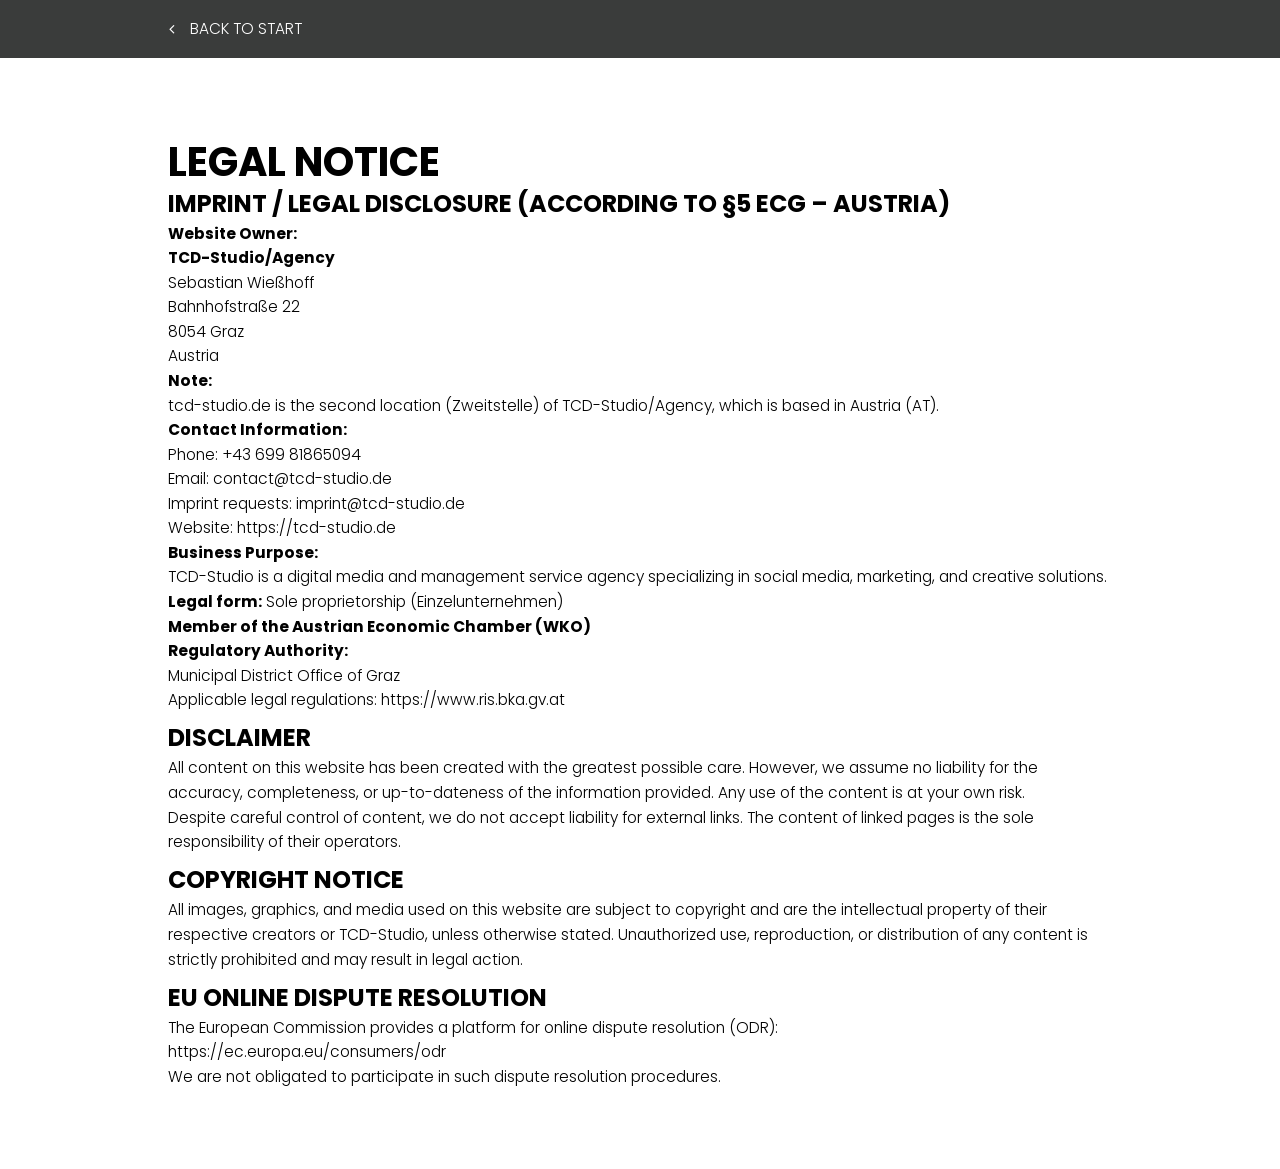
<file: legal-notice/index.html>
<!doctype html>
<html lang="en">
  <head>
    <meta charset="utf-8" />
    <title>Legal Notice - tcd-studio.de</title>
    <meta name="viewport" content="width=device-width, initial-scale=1" />
    <meta
      name="description"
      content="Legal notice (imprint, §5 ECG) of tcd-studio.de, the second location (Zweitstelle) of TCD-Studio/Agency (AT)."
    />
    <meta name="icbm" content="47.0179907,15.4020334" />
    <meta name="geo.position" content="47.0179907;15.4020334" />
    <meta name="geo.placename" content="Graz, Österreich" />
    <link rel="canonical" href="https://tcd-studio.de/legal-notice/" />
    <meta property="og:title" content="Legal Notice - tcd-studio.de" />
    <meta
      property="og:description"
      content="Legal notice (imprint, §5 ECG) of tcd-studio.de, the second location (Zweitstelle) of TCD-Studio/Agency (AT)."
    />
    <meta property="og:type" content="website" />
    <meta property="og:site_name" content="TCD-Studio/Agency" />
    <meta property="og:locale" content="en_GB" />
    <meta
      property="og:image"
      content="https://tcd-studio.de/images/1200x630/16336493/TCD-Studio-LogomitIcon-0CujKBZblyTViHeyjRNebg.png"
    />
    <meta property="og:url" content="https://tcd-studio.de/legal-notice/" />
    <link
      rel="icon"
      type="image/png"
      href="/images/16x16/16356138/TCD-Studio-Logoohneschrift-gross-JT70FmUTbj_ha7UTW9FF7w-wK-10hrhv1epRSxcDGYMCA.png"
      sizes="16x16"
    />
    <link
      rel="icon"
      type="image/png"
      href="/images/32x32/16356138/TCD-Studio-Logoohneschrift-gross-JT70FmUTbj_ha7UTW9FF7w-wK-10hrhv1epRSxcDGYMCA.png"
      sizes="32x32"
    />
    <link
      rel="icon"
      type="image/png"
      href="/images/96x96/16356138/TCD-Studio-Logoohneschrift-gross-JT70FmUTbj_ha7UTW9FF7w-wK-10hrhv1epRSxcDGYMCA.png"
      sizes="96x96"
    />
    <link
      rel="apple-touch-icon-precomposed"
      sizes="152x152"
      href="/images/152x152/16356138/TCD-Studio-Logoohneschrift-gross-JT70FmUTbj_ha7UTW9FF7w-wK-10hrhv1epRSxcDGYMCA.png"
    />
    <link rel="stylesheet" media="screen" href="/webcard/static/app.min.1757408874.css" />
    <link rel="stylesheet" media="screen" href="/css/theme.css" id="customcss" />
    <script>
      var webcard = window.webcard || {};
      webcard.id = 1728389;
      webcard.moduleId = 13865388;
      webcard.culture = "en";
      webcard.type = 2;
      webcard.isEdit = false;
      webcard.isMobile = /Android|webOS|iPhone|iPad|iPod|BlackBerry/i.test(navigator.userAgent);
      webcard.isTouch = "ontouchstart" in window || navigator.msMaxTouchPoints > 0;
      webcard.apiHost = location.host + "/api.php";
      var extraPath = "";
    </script>
    <link rel="preload" as="style" href="/fonts/poppins.css" />
    <link rel="stylesheet" media="print" onload="this.media='all'" href="/fonts/poppins.css" />
    <noscript><link rel="stylesheet" href="/fonts/poppins.css" /></noscript>
  </head>
  <body class="page-13865388 pagelayout-1 slogan culture-en">
    <a href="#main-content" class="wv-link-content button">Skip to main content</a>
    <div class="ed-element ed-container back-button wv-boxed preset-back-button-v2-default" id="ed-713620422">
      <div class="inner">
        <div class="ed-element ed-button custom-theme" id="ed-713620425">
          <a class="button button-default button-color-default center" href="/"
            ><i class="fa fa-angle-left"></i>Back to start</a
          >
        </div>
      </div>
    </div>
    <div class="ed-element ed-container wv-boxed wv-spacer" id="ed-713620413">
      <div class="inner">
        <div class="ed-element ed-headline custom-theme" id="ed-713620416">
          <h2>Legal Notice<br /></h2>
        </div>
        <div class="ed-element ed-text custom-theme" id="ed-713620419">
          <h3><strong>Imprint / Legal Disclosure (according to §5 ECG – Austria)</strong></h3>
          <p>
            <strong>Website Owner:</strong><br /><strong>TCD-Studio/Agency</strong><br />Sebastian Wießhoff<br />Bahnhofstraße
            22<br />8054 Graz<br />Austria
          </p>
          <p>
            <strong>Note:</strong><br />tcd-studio.de is the second location (<span lang="de">Zweitstelle</span>) of
            <span class="nowrap">TCD-Studio/Agency</span>, which is based in Austria (AT).
          </p>
          <p>
            <strong>Contact Information:</strong><br />Phone: +43 699 81865094<br />Email:
            <a href="mailto:contact@tcd-studio.de">contact@tcd-studio.de</a><br />Imprint requests:
            <a href="mailto:imprint@tcd-studio.de">imprint@tcd-studio.de</a><br />Website:
            <a href="https://tcd-studio.de/">https://tcd-studio.de</a>
          </p>
          <p>
            <strong>Business Purpose:</strong><br />TCD-Studio is a digital media and management service agency
            specializing in social media, marketing, and creative solutions.
          </p>
          <p>
            <strong>Legal form:</strong> Sole proprietorship (Einzelunternehmen)<br /><strong
              >Member of the Austrian Economic Chamber (WKO)</strong
            >
          </p>
          <p>
            <strong>Regulatory Authority:</strong><br />Municipal District Office of Graz<br />Applicable legal
            regulations: <a href="https://www.ris.bka.gv.at/">https://www.ris.bka.gv.at</a>
          </p>
          <hr />
          <h3><strong>Disclaimer</strong></h3>
          <p>
            All content on this website has been created with the greatest possible care. However, we assume no
            liability for the accuracy, completeness, or up-to-dateness of the information provided. Any use of the
            content is at your own risk.
          </p>
          <p>
            Despite careful control of content, we do not accept liability for external links. The content of linked
            pages is the sole responsibility of their operators.
          </p>
          <hr />
          <h3><strong>Copyright Notice</strong></h3>
          <p>
            All images, graphics, and media used on this website are subject to copyright and are the intellectual
            property of their respective creators or TCD-Studio, unless otherwise stated. Unauthorized use,
            reproduction, or distribution of any content is strictly prohibited and may result in legal action.
          </p>
          <hr />
          <h3><strong>EU Online Dispute Resolution</strong></h3>
          <p>
            The European Commission provides a platform for online dispute resolution (ODR):<br /><a
              href="https://ec.europa.eu/consumers/odr"
              >https://ec.europa.eu/consumers/odr</a
            ><br />We are not obligated to participate in such dispute resolution procedures.
          </p>
        </div>
      </div>
    </div>
    <script src="/webcard/static/app.bundle.1757408891.js"></script>
    <script src="/js/site.js"></script>
  </body>
</html>
</file>
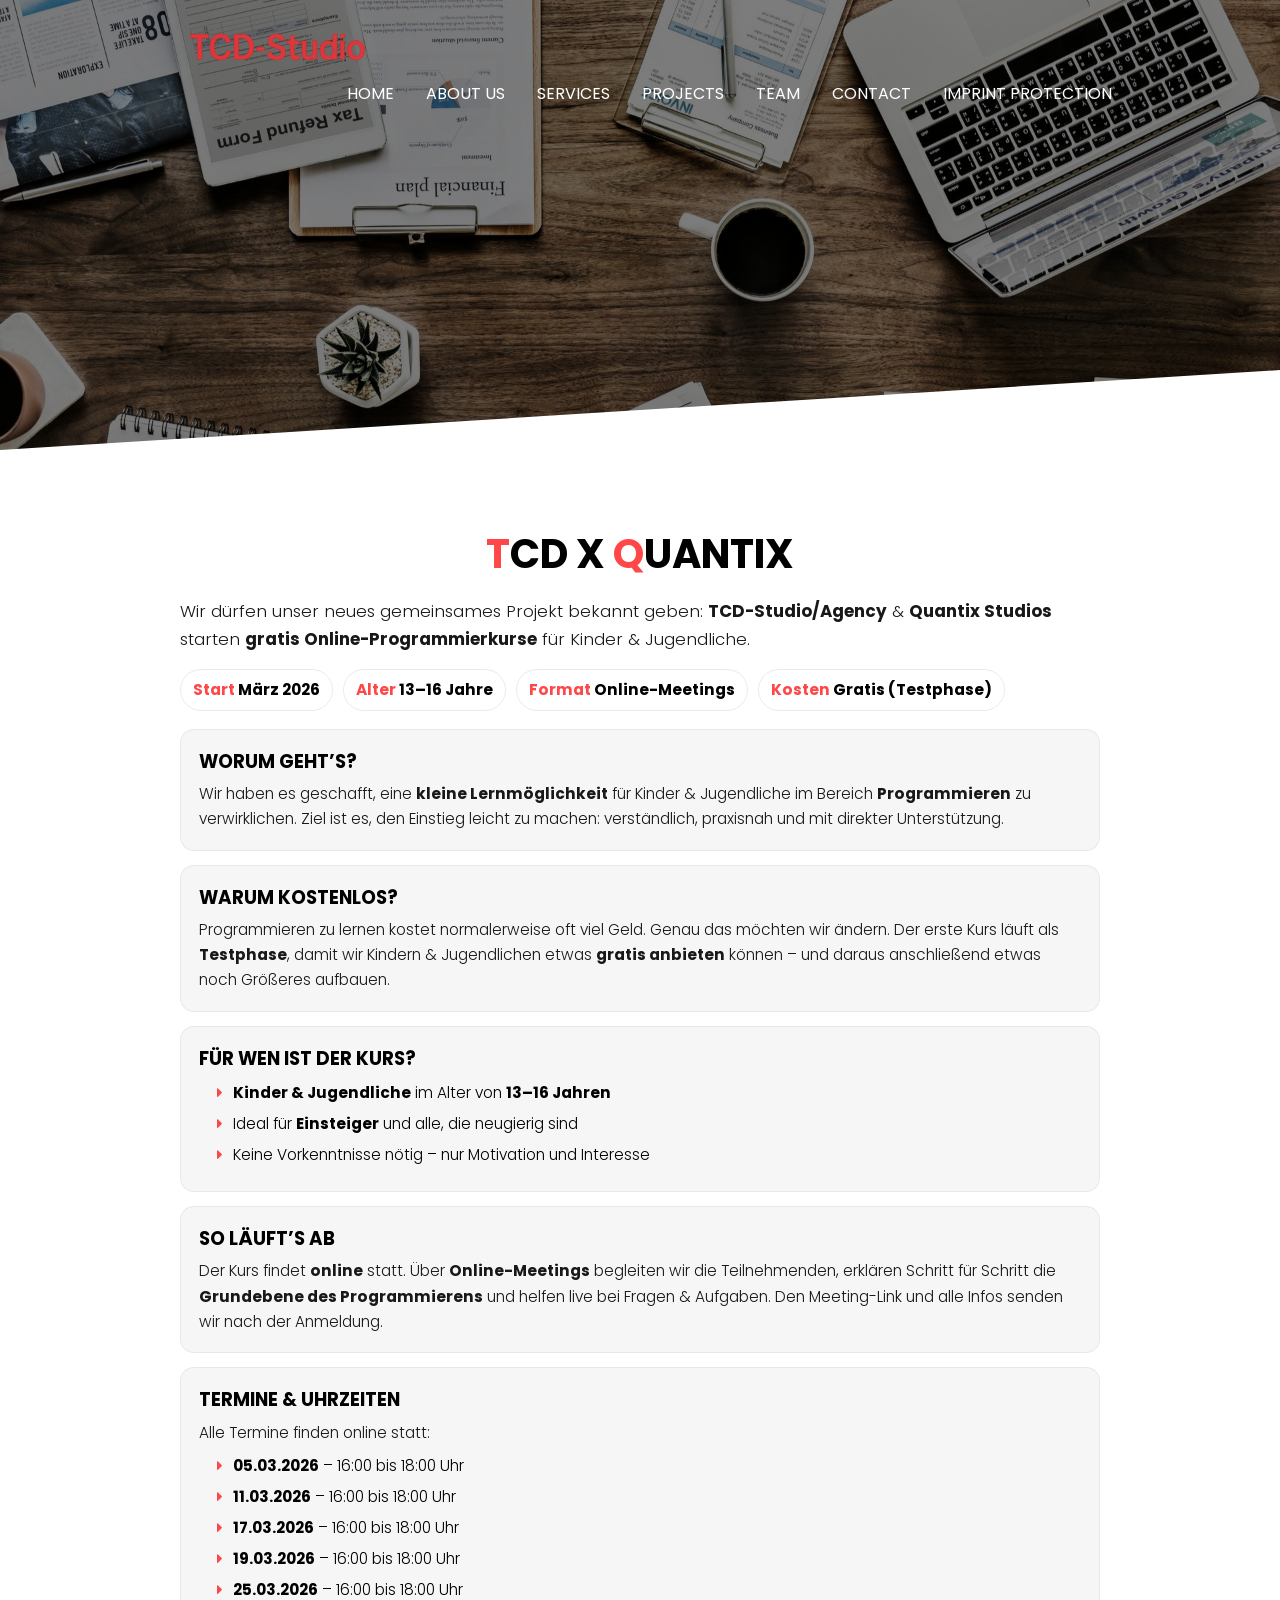
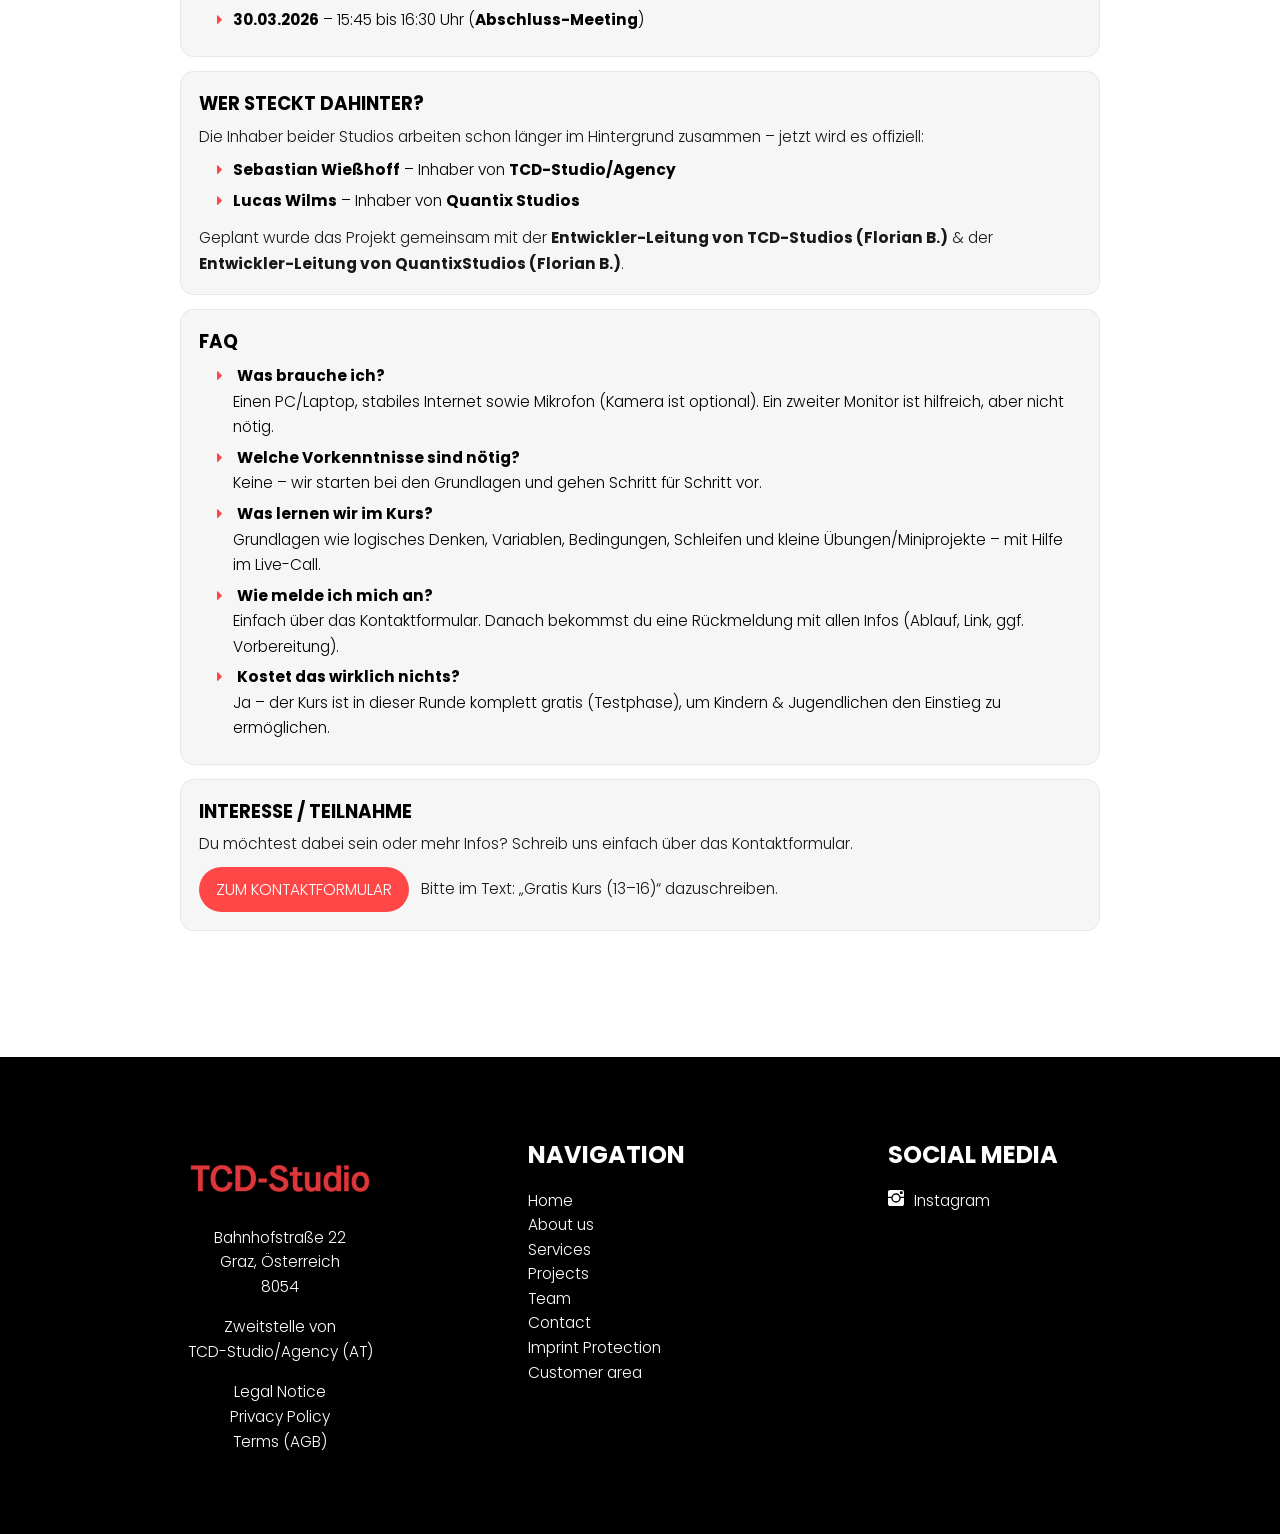
<file: newcomer/index.html>
<!doctype html>
<html lang="de">
  <head>
    <meta charset="utf-8" />
    <title>TCD x Quantix – Gratis Online-Programmierkurse (13–16)</title>
    <meta name="viewport" content="width=device-width, initial-scale=1" />
    <meta
      name="description"
      content="TCD-Studio/Agency &amp; Quantix Studios starten gemeinsam ein neues Projekt: kostenlose Online-Programmierkurse für Kinder &amp; Jugendliche (13–16). Der erste Kurs findet Anfang März 2026 statt – als Testphase, um Programmieren für alle zugänglich zu machen."
    />
    <meta name="icbm" content="47.0179907,15.4020334" />
    <meta name="geo.position" content="47.0179907;15.4020334" />
    <meta name="geo.placename" content="Graz, Österreich" />
    <link rel="canonical" href="https://tcd-studio.de/newcomer/" />
    <meta property="og:title" content="TCD x Quantix – Gratis Online-Programmierkurse" />
    <meta
      property="og:description"
      content="TCD-Studio/Agency &amp; Quantix Studios starten gemeinsam ein neues Projekt: kostenlose Online-Programmierkurse für Kinder &amp; Jugendliche (13–16). Der erste Kurs findet Anfang März 2026 statt – als Testphase, um Programmieren für alle zugänglich zu machen."
    />
    <meta property="og:type" content="website" />
    <meta property="og:site_name" content="TCD-Studio/Agency" />
    <meta property="og:locale" content="de_DE" />
    <meta
      property="og:image"
      content="https://tcd-studio.de/images/1200x630/16336493/TCD-Studio-LogomitIcon-0CujKBZblyTViHeyjRNebg.png"
    />
    <meta property="og:url" content="https://tcd-studio.de/newcomer/" />
    <link
      rel="icon"
      type="image/png"
      href="/images/16x16/16356138/TCD-Studio-Logoohneschrift-gross-JT70FmUTbj_ha7UTW9FF7w-wK-10hrhv1epRSxcDGYMCA.png"
      sizes="16x16"
    />
    <link
      rel="icon"
      type="image/png"
      href="/images/32x32/16356138/TCD-Studio-Logoohneschrift-gross-JT70FmUTbj_ha7UTW9FF7w-wK-10hrhv1epRSxcDGYMCA.png"
      sizes="32x32"
    />
    <link
      rel="icon"
      type="image/png"
      href="/images/96x96/16356138/TCD-Studio-Logoohneschrift-gross-JT70FmUTbj_ha7UTW9FF7w-wK-10hrhv1epRSxcDGYMCA.png"
      sizes="96x96"
    />
    <link
      rel="apple-touch-icon-precomposed"
      sizes="152x152"
      href="/images/152x152/16356138/TCD-Studio-Logoohneschrift-gross-JT70FmUTbj_ha7UTW9FF7w-wK-10hrhv1epRSxcDGYMCA.png"
    />
    <link rel="stylesheet" media="screen" href="/webcard/static/app.min.1757408874.css" />
    <link rel="stylesheet" media="screen" href="/css/theme.css" id="customcss" />
    <script>
      var webcard = window.webcard || {};
      webcard.id = 1728389;
      webcard.moduleId = 13865385;
      webcard.culture = "de";
      webcard.type = 2;
      webcard.isEdit = false;
      webcard.isMobile = /Android|webOS|iPhone|iPad|iPod|BlackBerry/i.test(navigator.userAgent);
      webcard.isTouch = "ontouchstart" in window || navigator.msMaxTouchPoints > 0;
      webcard.apiHost = location.host + "/api.php";
      var extraPath = "";
    </script>
    <link rel="preload" as="style" href="/fonts/poppins.css" />
    <link rel="stylesheet" media="print" onload="this.media='all'" href="/fonts/poppins.css" />
    <noscript><link rel="stylesheet" href="/fonts/poppins.css" /></noscript>
    <link rel="stylesheet" href="/css/pages/newcomer.css" />
  </head>
  <body class="page-13865385 pagelayout-1 slogan culture-de">
    <a href="#main-content" class="wv-link-content button">Skip to main content</a>

    <div class="ed-element ed-container banner preset-banner-v3-default parallax wv-clone" id="ed-713620380">
      <div class="background">
        <figure class="ed-element ed-image wv-bg" id="ed-713620383">
          <div
            class="background-image-holder ed-lazyload"
            data-background='url("/images/1920/5283903/pexels-photo-860379.jpeg")'
          ></div>
        </figure>
      </div>
      <div class="overlay" style="background-color: rgba(0, 0, 0, 0.51)"></div>
      <div class="inner" data-parallax-amount="50">
        <div
          class="ed-element ed-reference ed-reference-container flex-justify-content-space-between flex-align-items-center wv-boxed menu-wrapper wv-overflow_visible preset-menu-v2-default"
          id="ed-713620386"
          data-reference="713619948"
        >
          <div class="inner">
            <div class="ed-element ed-logo logo" id="ed-713619951">
              <a href="/"
                ><img
                  src="/images/218/16332534/TCD-Studio-LogoohneIcon-wagerecht-x0y5LHULFifqLQb0SZXRUw.png"
                  alt="TCD-Studio/Agency"
                  srcset="/images/436/16332534/TCD-Studio-LogoohneIcon-wagerecht-x0y5LHULFifqLQb0SZXRUw.png 2x"
              /></a>
            </div>
            <nav class="ed-element ed-menu wv-custom" id="ed-713619954">
              <ul class="menu-level-0">
                <li class="first"><a href="/#ed-713619942" class="wv-link-elm first">Home</a></li>
                <li><a href="/#ed-713620344" class="wv-link-elm">About us</a></li>
                <li><a href="/#ed-713620002" class="wv-link-elm">Services</a></li>
                <li><a href="/#ed-713620074" class="wv-link-elm">Projects</a></li>
                <li><a href="/#ed-713620098" class="wv-link-elm">Team</a></li>
                <li><a href="/#ed-713620122" class="wv-link-elm">Contact</a></li>
                <li class="end"><a href="/imprint-protection/" class="wv-link-elm last">Imprint Protection</a></li>
              </ul>
            </nav>
            <div class="ed-element ed-container mobile-cont wv-overflow_visible" id="ed-713619957">
              <div class="inner">
                <figure class="ed-element ed-icon" id="ed-713619960">
                  <a href="tel:+4369981865094">
                    <svg
                      xmlns="http://www.w3.org/2000/svg"
                      viewBox="170 -787 659 875"
                      data-icon="ico-phone"
                      preserveAspectRatio="xMidYMid"
                    >
                      <path
                        d="M390.7 -496.7C270.4 -427.2 453.9 -83.1 585.6 -159.1L707.7 52.3C652.1 84.4 605.2 104.6 540.8 67.8 362 -34.4 165.2 -375.1 170.8 -578.3c1.9 -70.6 43.6 -98.3 97.9 -129.7 23.3 40.4 98.6 170.8 122 211.3zm50.4 -5.7c-13 7.5 -29.7 3.1 -37.3 -10l-115 -199.3c-7.5 -13 -3.1 -29.7 10 -37.3l60.5 -34.9c13 -7.5 29.7 -3.1 37.3 10L511.7 -574.6c7.5 13 3.1 29.7 -10 37.2l-60.6 35zM755.5 42.1c-13 7.5 -29.7 3.1 -37.3 -10l-115 -199.3c-7.5 -13 -3.1 -29.7 10 -37.3l60.5 -34.9c13 -7.5 29.7 -3.1 37.3 10L826.1 -30.1c7.5 13 3.1 29.7 -10 37.3l-60.6 34.9z"
                      ></path>
                    </svg>
                  </a>
                </figure>
                <div class="ed-element ed-html menu-trigger" id="ed-713619963">
                  <div class="menu-trigger-box"><div class="menu-trigger-inner"></div></div>
                </div>
              </div>
            </div>
          </div>
        </div>

        <div class="ed-element ed-container wv-boxed wv-spacer banner-content" id="ed-713620389">
          <div class="inner" data-parallax-amount="40">
            <div class="ed-element ed-spacer" id="ed-713620401"><div style="height: 25px" class="space"></div></div>
          </div>
        </div>

        <div class="ed-element ed-container preset-separator-v3-diagonal full-width" id="ed-713620407">
          <div class="inner" data-parallax-amount="50">
            <div class="ed-element ed-html separator-container" id="ed-713620410">
              <svg
                class="double-triangle"
                xmlns="http://www.w3.org/2000/svg"
                version="1.1"
                width="100%"
                height="100"
                viewBox="0 0 100 100"
                preserveAspectRatio="none"
              >
                <path class="path1" d="M0 0 L50 100 L100 0 Z"></path>
                <path class="path2" d="M50 100 L100 40 L100 0 Z"></path>
                <path class="path3" d="M0 40 L50 100 L0 0 Z"></path>
              </svg>
              <svg
                class="circle"
                xmlns="http://www.w3.org/2000/svg"
                version="1.1"
                width="100%"
                height="100"
                viewBox="0 0 100 100"
                preserveAspectRatio="none"
              >
                <path class="path1" d="M0 100 C40 0 60 0 100 100 Z"></path>
              </svg>
              <svg
                class="polygon1"
                width="100%"
                height="100%"
                viewBox="0 0 1280 140"
                preserveAspectRatio="none"
                xmlns="http://www.w3.org/2000/svg"
              >
                <path class="path1" d="M0 70.35l320-49.24 640 98.49 320-49.25V140H0V70.35z"></path>
              </svg>
            </div>
          </div>
        </div>
      </div>
    </div>

    <div class="ed-element ed-container wv-boxed wv-spacer" id="ed-713620362">
      <div class="inner" id="main-content">
        <div class="ed-element ed-headline custom-theme" id="ed-713620365">
          <h2 class="center"><span class="color-primary">T</span>CD x <span class="color-primary">Q</span>uantix</h2>
        </div>
        <div class="ed-element ed-spacer" id="ed-713620368"><div style="height: 16px" class="space"></div></div>

        <div class="ed-element ed-text custom-theme" id="ed-713620371">
          <p class="tcd-subtitle">
            Wir dürfen unser neues gemeinsames Projekt bekannt geben: <strong>TCD-Studio/Agency</strong> &
            <strong>Quantix Studios</strong> starten <strong>gratis Online-Programmierkurse</strong> für Kinder &
            Jugendliche.
          </p>

          <div class="tcd-stats">
            <span class="tcd-pill"><span class="color-primary">Start</span> März 2026</span>
            <span class="tcd-pill"><span class="color-primary">Alter</span> 13–16 Jahre</span>
            <span class="tcd-pill"><span class="color-primary">Format</span> Online-Meetings</span>
            <span class="tcd-pill"><span class="color-primary">Kosten</span> Gratis (Testphase)</span>
          </div>

          <div class="tcd-card">
            <h3>Worum geht’s?</h3>
            <p class="tcd-note">
              Wir haben es geschafft, eine <strong>kleine Lernmöglichkeit</strong> für Kinder & Jugendliche im Bereich
              <strong>Programmieren</strong> zu verwirklichen. Ziel ist es, den Einstieg leicht zu machen: verständlich,
              praxisnah und mit direkter Unterstützung.
            </p>
          </div>

          <div class="tcd-card">
            <h3>Warum kostenlos?</h3>
            <p class="tcd-note">
              Programmieren zu lernen kostet normalerweise oft viel Geld. Genau das möchten wir ändern. Der erste Kurs
              läuft als <strong>Testphase</strong>, damit wir Kindern & Jugendlichen etwas
              <strong>gratis anbieten</strong> können – und daraus anschließend etwas noch Größeres aufbauen.
            </p>
          </div>

          <div class="tcd-card">
            <h3>Für wen ist der Kurs?</h3>
            <ul>
              <li><strong>Kinder & Jugendliche</strong> im Alter von <strong>13–16 Jahren</strong></li>
              <li>Ideal für <strong>Einsteiger</strong> und alle, die neugierig sind</li>
              <li>Keine Vorkenntnisse nötig – nur Motivation und Interesse</li>
            </ul>
          </div>

          <div class="tcd-card">
            <h3>So läuft’s ab</h3>
            <p class="tcd-note">
              Der Kurs findet <strong>online</strong> statt. Über <strong>Online-Meetings</strong> begleiten wir die
              Teilnehmenden, erklären Schritt für Schritt die <strong>Grundebene des Programmierens</strong> und helfen
              live bei Fragen & Aufgaben. Den Meeting-Link und alle Infos senden wir nach der Anmeldung.
            </p>
          </div>

          <div class="tcd-card">
            <h3>Termine & Uhrzeiten</h3>
            <p class="tcd-note">Alle Termine finden online statt:</p>
            <ul>
              <li><strong>05.03.2026</strong> – 16:00 bis 18:00 Uhr</li>
              <li><strong>11.03.2026</strong> – 16:00 bis 18:00 Uhr</li>
              <li><strong>17.03.2026</strong> – 16:00 bis 18:00 Uhr</li>
              <li><strong>19.03.2026</strong> – 16:00 bis 18:00 Uhr</li>
              <li><strong>25.03.2026</strong> – 16:00 bis 18:00 Uhr</li>
              <li><strong>30.03.2026</strong> – 15:45 bis 16:30 Uhr (<strong>Abschluss-Meeting</strong>)</li>
            </ul>
          </div>

          <div class="tcd-card">
            <h3>Wer steckt dahinter?</h3>
            <p class="tcd-note">
              Die Inhaber beider Studios arbeiten schon länger im Hintergrund zusammen – jetzt wird es offiziell:
            </p>
            <ul>
              <li><strong>Sebastian Wießhoff</strong> – Inhaber von <strong>TCD-Studio/Agency</strong></li>
              <li><strong>Lucas Wilms</strong> – Inhaber von <strong>Quantix Studios</strong></li>
            </ul>
            <p class="tcd-note" style="margin-top: 0.75rem">
              Geplant wurde das Projekt gemeinsam mit der
              <strong>Entwickler-Leitung von TCD-Studios (Florian B.)</strong> & der
              <strong>Entwickler-Leitung von QuantixStudios (Florian B.)</strong>.
            </p>
          </div>

          <div class="tcd-card">
            <h3>FAQ</h3>
            <ul>
              <li>
                <strong>Was brauche ich?</strong><br />
                Einen PC/Laptop, stabiles Internet sowie Mikrofon (Kamera ist optional). Ein zweiter Monitor ist
                hilfreich, aber nicht nötig.
              </li>
              <li>
                <strong>Welche Vorkenntnisse sind nötig?</strong><br />
                Keine – wir starten bei den Grundlagen und gehen Schritt für Schritt vor.
              </li>
              <li>
                <strong>Was lernen wir im Kurs?</strong><br />
                Grundlagen wie logisches Denken, Variablen, Bedingungen, Schleifen und kleine Übungen/Miniprojekte – mit
                Hilfe im Live-Call.
              </li>
              <li>
                <strong>Wie melde ich mich an?</strong><br />
                Einfach über das Kontaktformular. Danach bekommst du eine Rückmeldung mit allen Infos (Ablauf, Link,
                ggf. Vorbereitung).
              </li>
              <li>
                <strong>Kostet das wirklich nichts?</strong><br />
                Ja – der Kurs ist in dieser Runde komplett gratis (Testphase), um Kindern & Jugendlichen den Einstieg zu
                ermöglichen.
              </li>
            </ul>
          </div>

          <div class="tcd-card">
            <h3>Interesse / Teilnahme</h3>
            <p class="tcd-note">
              Du möchtest dabei sein oder mehr Infos? Schreib uns einfach über das Kontaktformular.
            </p>
            <div class="tcd-cta">
              <a class="button" href="/#ed-713620122">Zum Kontaktformular</a>
              <span class="tcd-note">Bitte im Text: „Gratis Kurs (13–16)“ dazuschreiben.</span>
            </div>
          </div>
        </div>

        <div class="ed-element ed-spacer" id="ed-713620374"><div style="height: 32px" class="space"></div></div>
      </div>
    </div>

    <div
      class="ed-element ed-reference ed-reference-container wv-boxed wv-spacer full-width footer-saga-content footer preset-footer-saga-v3-default bg-text"
      id="ed-713620359"
      data-reference="713620275"
    >
      <div class="inner">
        <div class="ed-element ed-container footer-saga-box" id="ed-713620278">
          <div class="inner">
            <div class="ed-element ed-spacer" id="ed-713620281"><div class="space"></div></div>
            <figure class="ed-element ed-image logo" id="ed-713620284">
              <img
                alt="TCD-Studio/Agency"
                src="data:image/svg+xml,%3Csvg%20width='223'%20viewBox='0%200%20223%2062.9365234375'%20xmlns='http://www.w3.org/2000/svg'%3E%3Crect%20width='223'%20height='62.9365234375'%20style='fill:%20%23F7F7F7'%20/%3E%3C/svg%3E"
                data-src="/images/223/16332534/TCD-Studio-LogoohneIcon-wagerecht-x0y5LHULFifqLQb0SZXRUw.png"
                class="ed-lazyload"
                srcset="
                  data:image/svg+xml,%3Csvg%20width='223'%20viewBox='0%200%20223%2062.9365234375'%20xmlns='http://www.w3.org/2000/svg'%3E%3Crect%20width='223'%20height='62.9365234375'%20style='fill:%20%23F7F7F7'%20/%3E%3C/svg%3E 1w
                "
                data-srcset="/images/446/16332534/TCD-Studio-LogoohneIcon-wagerecht-x0y5LHULFifqLQb0SZXRUw.png 2x"
              />
            </figure>
            <div class="ed-element ed-spacer" id="ed-713620287"><div style="height: 16px" class="space"></div></div>
            <div class="ed-element ed-text custom-theme" id="ed-713620290">
              <p style="text-align: center">Bahnhofstraße 22</p>
              <p style="text-align: center">Graz, Österreich</p>
              <p style="text-align: center">8054</p>
              <p class="zweitstelle" style="text-align: center">
                Zweitstelle von<br /><span class="nowrap">TCD-Studio/Agency</span> (AT)
              </p>
            </div>
            <div class="ed-element ed-spacer" id="ed-713620293"><div style="height: 16px" class="space"></div></div>
            <div class="ed-element ed-text custom-theme" id="ed-713620296">
              <ul>
                <li style="text-align: center"><a href="/legal-notice/">Legal Notice</a></li>
                <li style="text-align: center"><a href="/privacy/">Privacy Policy</a></li>
                <li style="text-align: center"><a href="/agb/">Terms (AGB)</a></li>
              </ul>
            </div>
          </div>
        </div>

        <div class="ed-element ed-container footer-saga-box wv-overflow_hidden" id="ed-713620299">
          <div class="inner">
            <div class="ed-element ed-headline custom-theme" id="ed-713620302"><h3>Navigation</h3></div>
            <div class="ed-element ed-spacer" id="ed-713620305"><div style="height: 16px" class="space"></div></div>
            <nav class="ed-element ed-menu wv-custom" id="ed-713620308">
              <ul class="menu-level-0">
                <li class="first"><a href="/#ed-713619942" class="wv-link-elm first">Home</a></li>
                <li><a href="/#ed-713620344" class="wv-link-elm">About us</a></li>
                <li><a href="/#ed-713620002" class="wv-link-elm">Services</a></li>
                <li><a href="/#ed-713620074" class="wv-link-elm">Projects</a></li>
                <li><a href="/#ed-713620098" class="wv-link-elm">Team</a></li>
                <li><a href="/#ed-713620122" class="wv-link-elm">Contact</a></li>
                <li><a href="/imprint-protection/" class="wv-link-elm">Imprint Protection</a></li>
                <li class="end"><a href="/portal/" class="wv-link-elm last">Customer area</a></li>
              </ul>
            </nav>
          </div>
        </div>

        <div class="ed-element ed-container footer-saga-box" id="ed-713620311">
          <div class="inner">
            <div class="ed-element ed-headline custom-theme" id="ed-713620314"><h3>Social Media</h3></div>
            <div class="ed-element ed-spacer" id="ed-713620317"><div style="height: 16px" class="space"></div></div>
            <figure class="ed-element ed-icon" id="ed-713620332">
              <a href="#!next" class="wv-link-elm">
                <svg
                  xmlns="http://www.w3.org/2000/svg"
                  viewBox="0 -384 384 384"
                  data-icon="ion-social-instagram"
                  preserveAspectRatio="xMidYMid"
                  style="overflow: hidden"
                >
                  <path
                    d="M112 -192c0 -53 27 -80 80 -80s80 27 80 80s-27 80 -80 80s-80 -27 -80 -80zM113 -271c-14 14 -23 29 -28 47h-85v-112c0 -13 4 -25 14 -34s22 -14 35 -14h288c13 -0 24 5 33 14s14 21 14 34v112h-84c-5 -18 -14 -33 -28 -47c-22 -22 -49 -33 -80 -33s-57 11 -79 33zM352 -300v-39c0 -4 -2 -7 -4 -9s-5 -4 -9 -4h-38c-4 -0 -7 2 -9 4s-4 5 -4 9v39c0 4 2 7 4 9s5 3 9 3h38c4 0 7 -1 9 -3s4 -5 4 -9zM272 -113c22 -22 32 -48 32 -79h80v144c0 13 -5 24 -14 34s-20 14 -33 14h-288c-13 -0 -24 -4 -34 -14s-15 -21 -15 -34v-144h81c0 31 10 57 32 79s48 33 79 33s58 -11 80 -33z"
                    style="stroke-width: 0px"
                  ></path>
                </svg>
              </a>
            </figure>
            <div class="ed-element ed-text custom-theme" id="ed-713620335">
              <p><a href="/coming-soon/?topic=instagram">Instagram</a></p>
            </div>
          </div>
        </div>
      </div>
    </div>

    <script src="/webcard/static/app.bundle.1757408891.js"></script>
    <script src="/js/site.js"></script>
  </body>
</html>
</file>
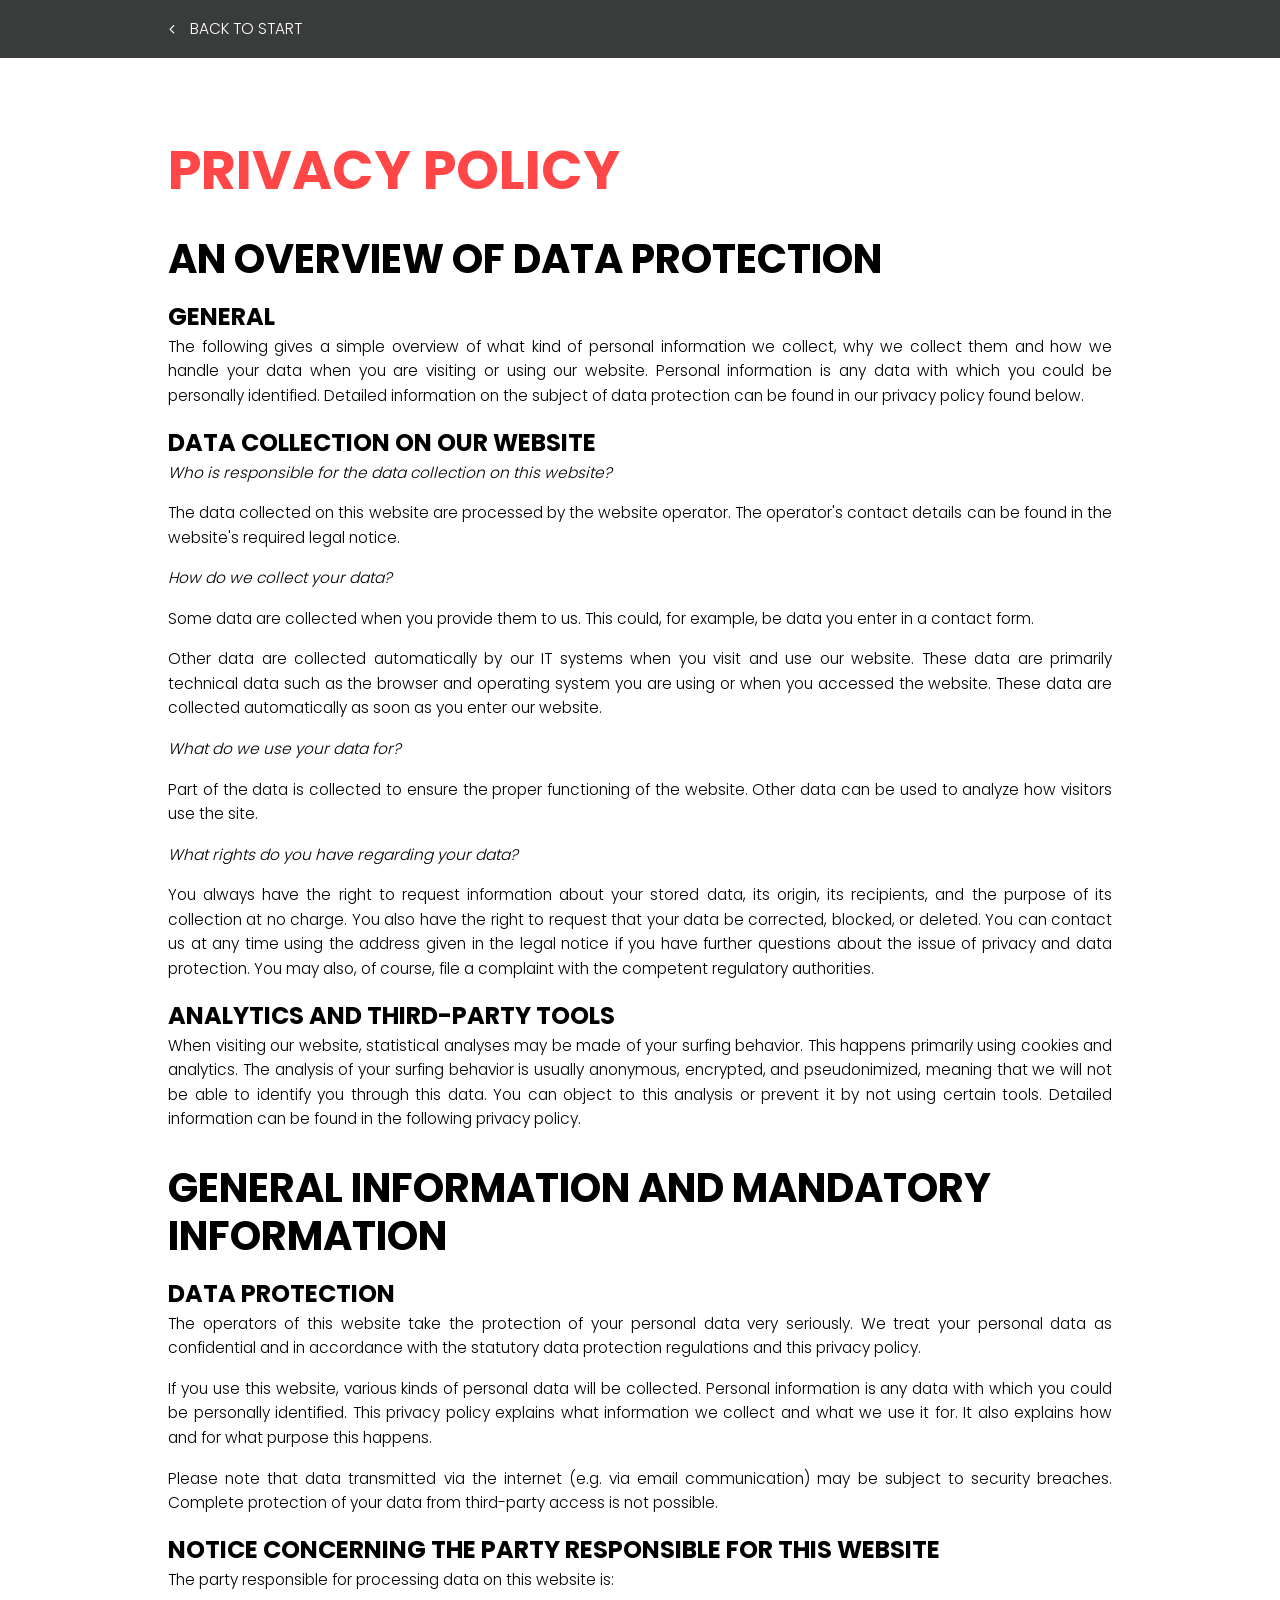
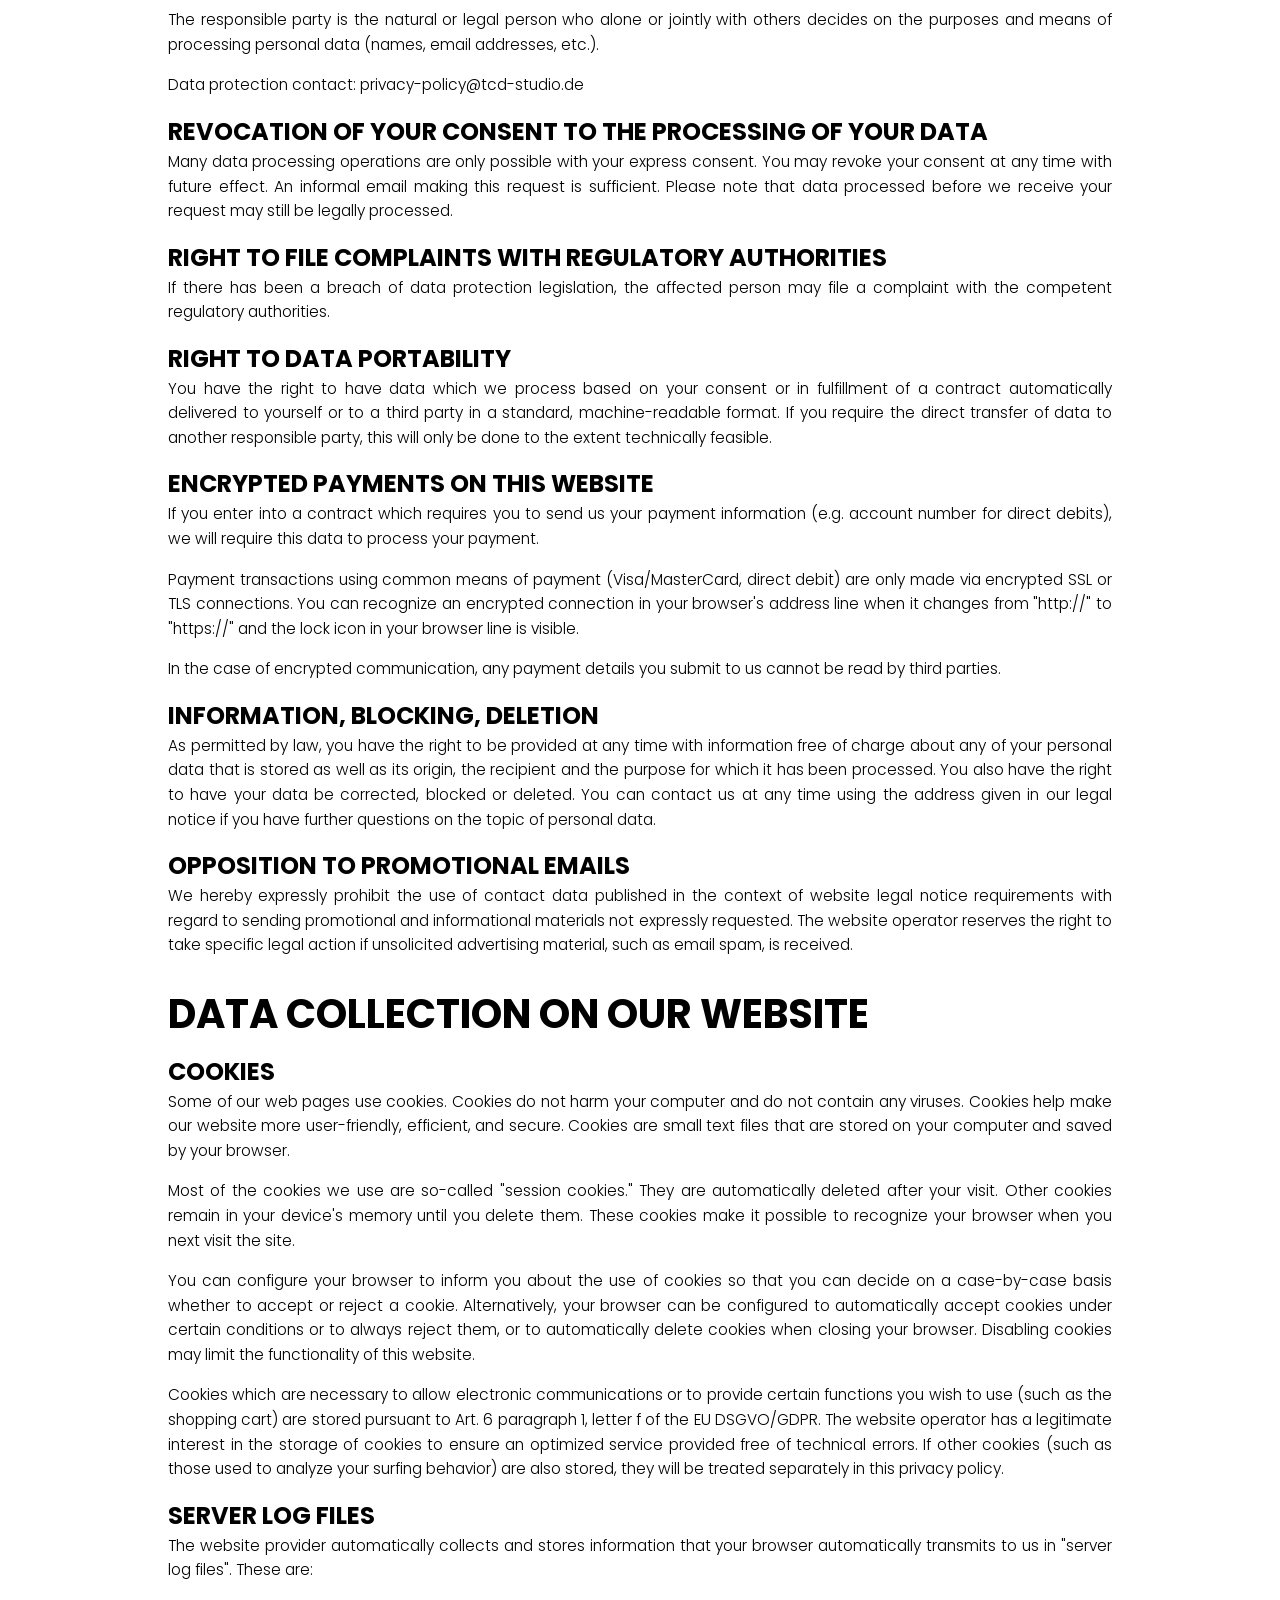
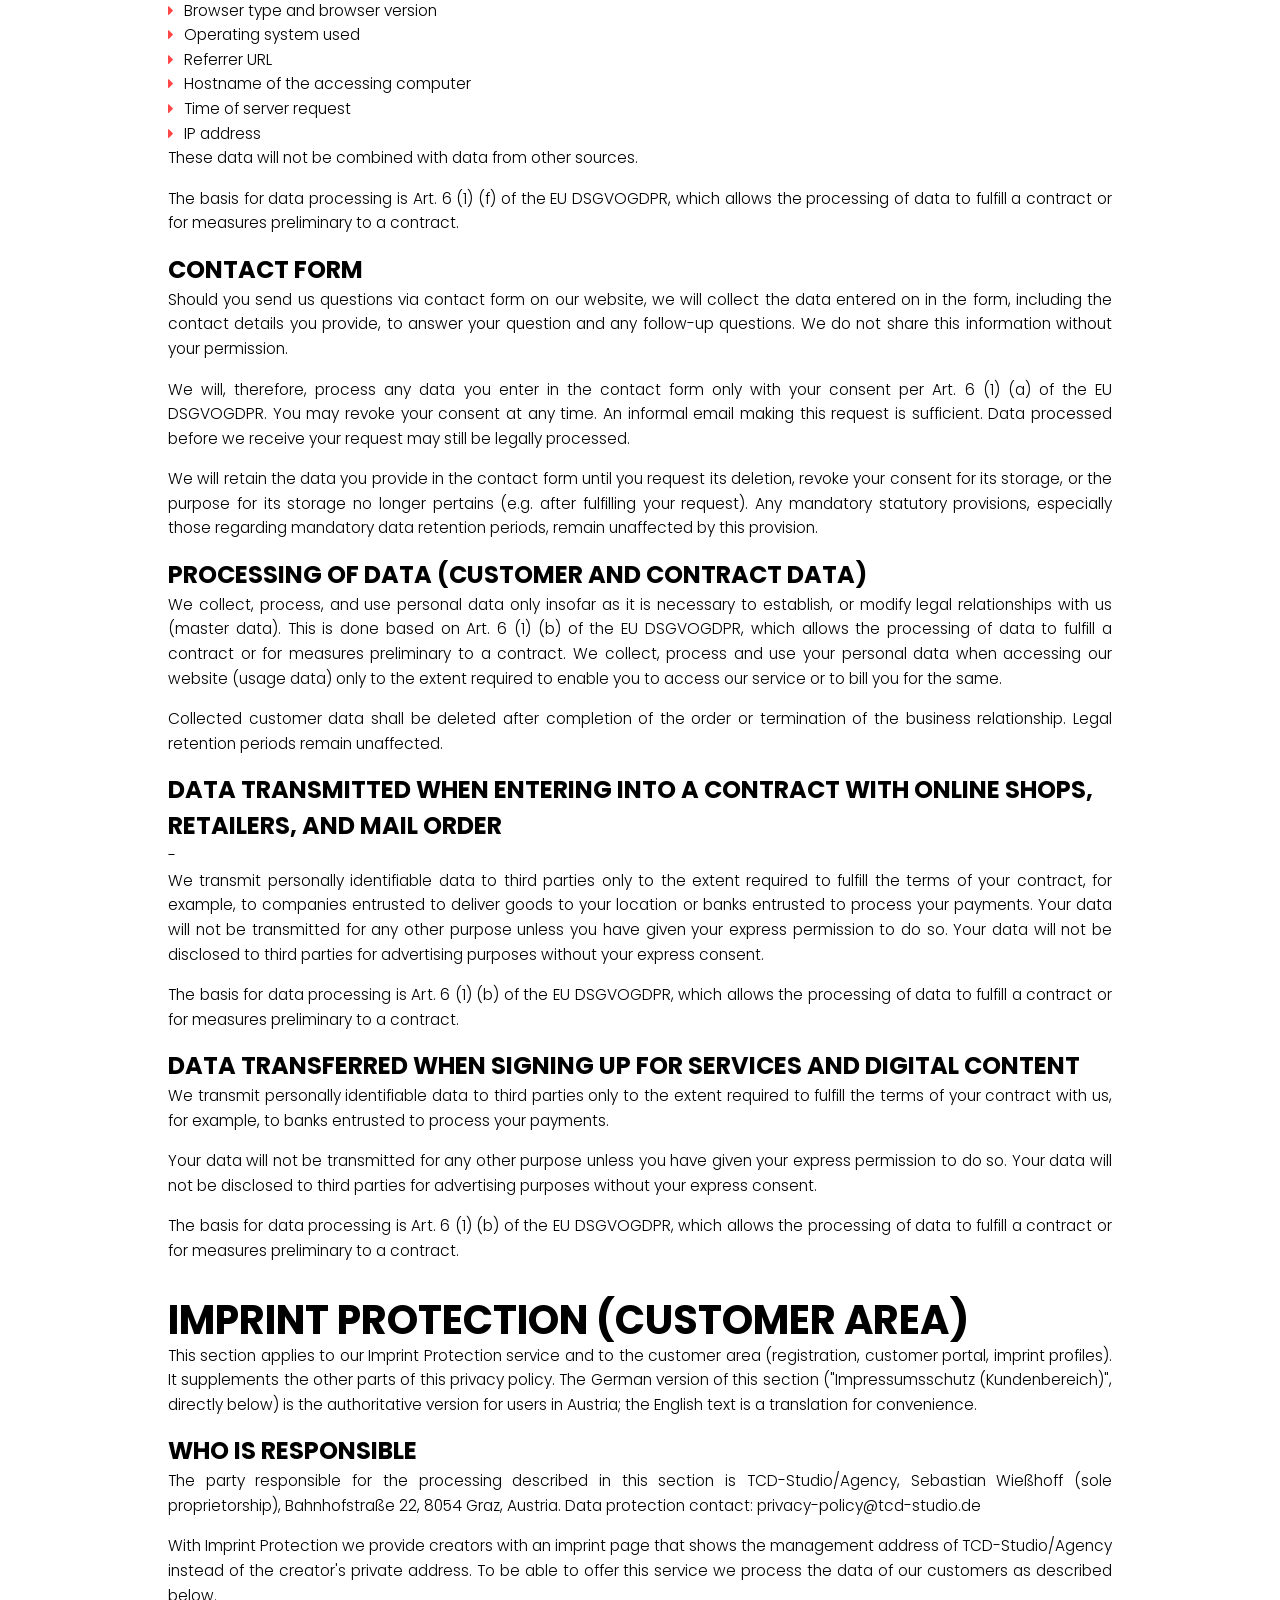
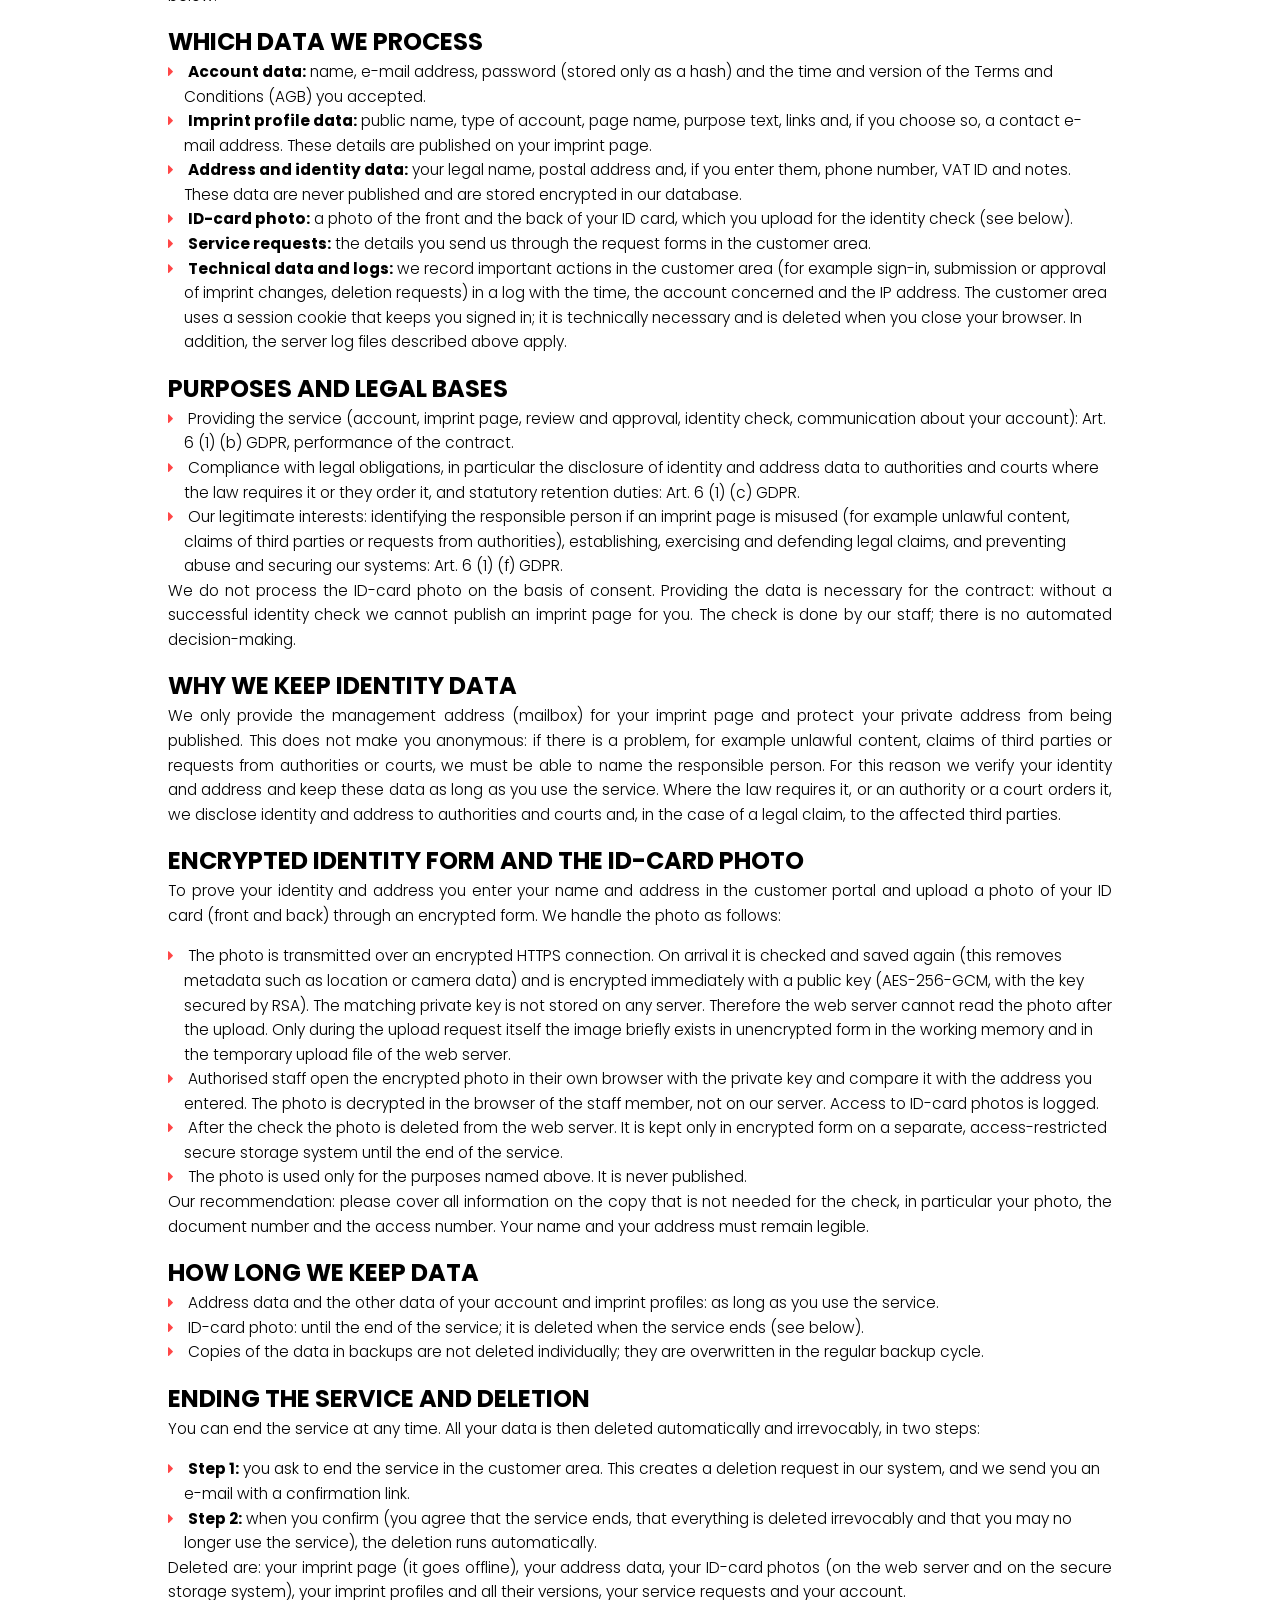
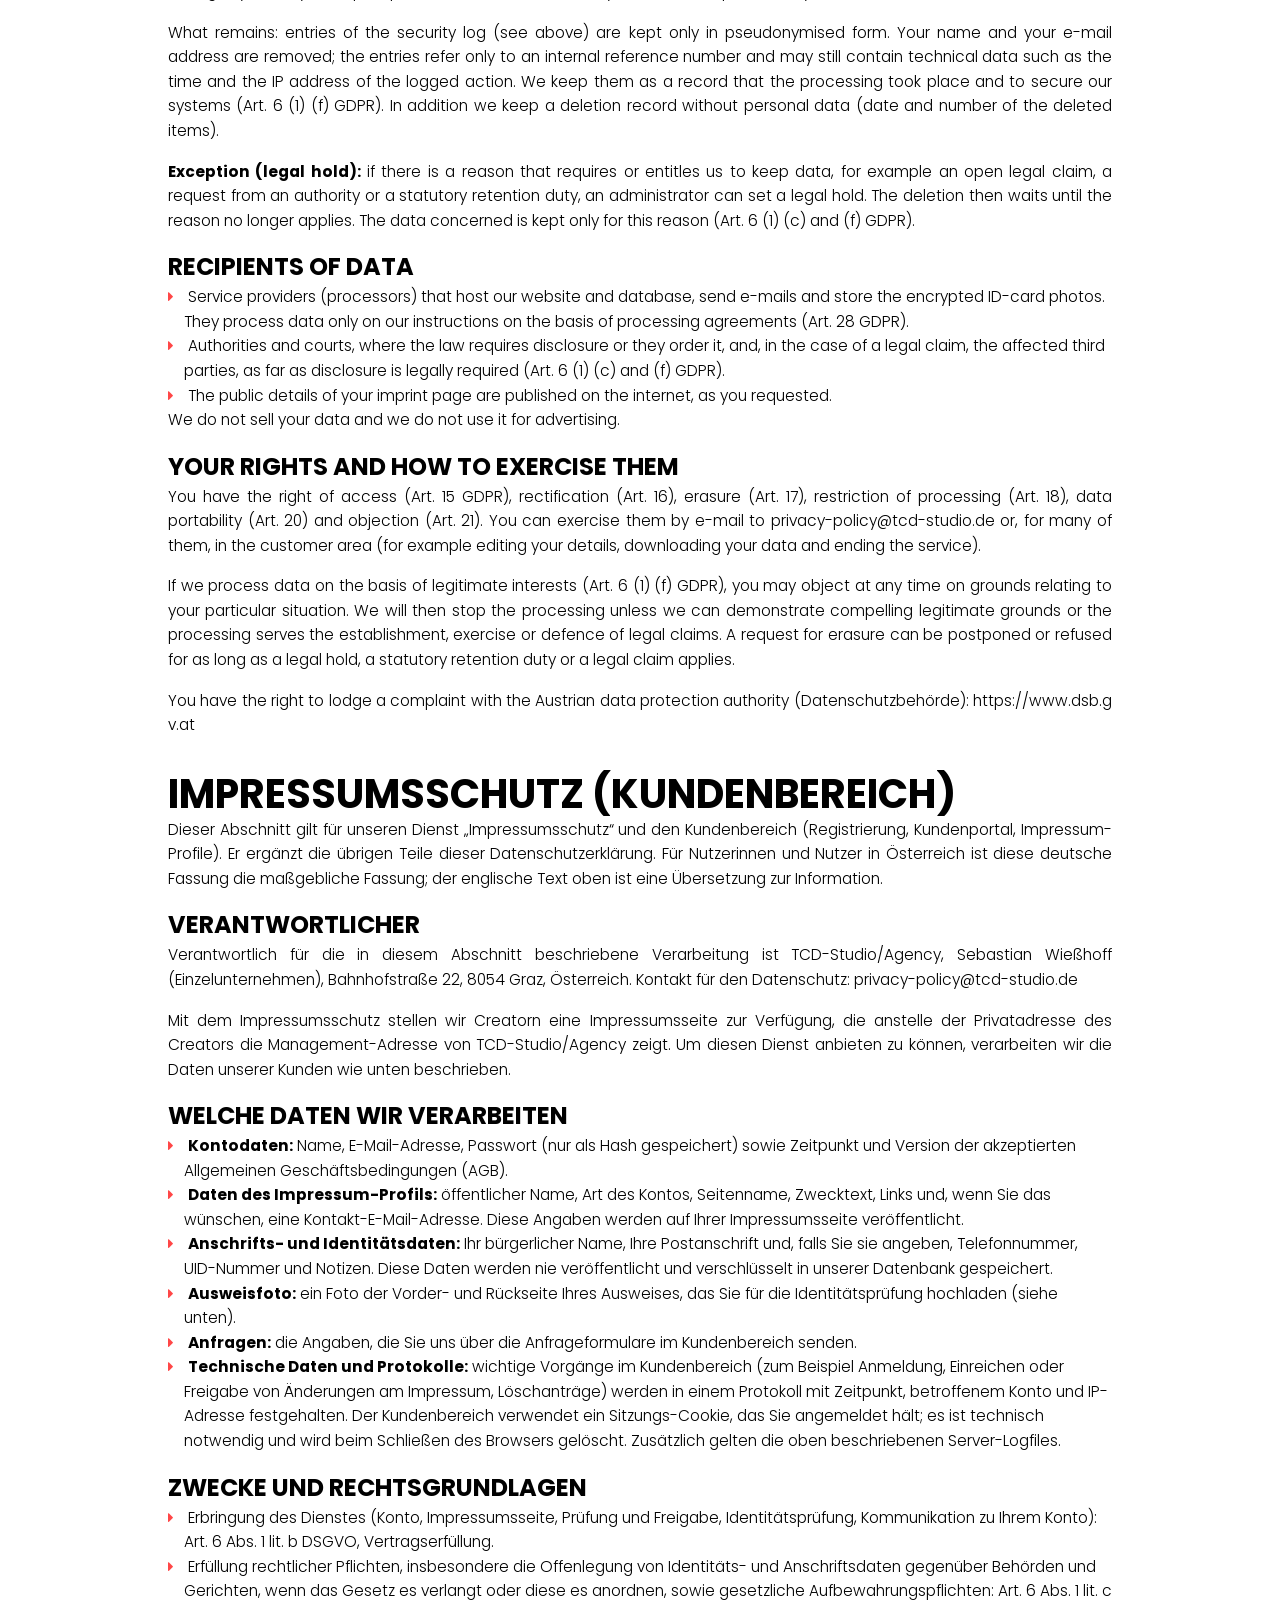
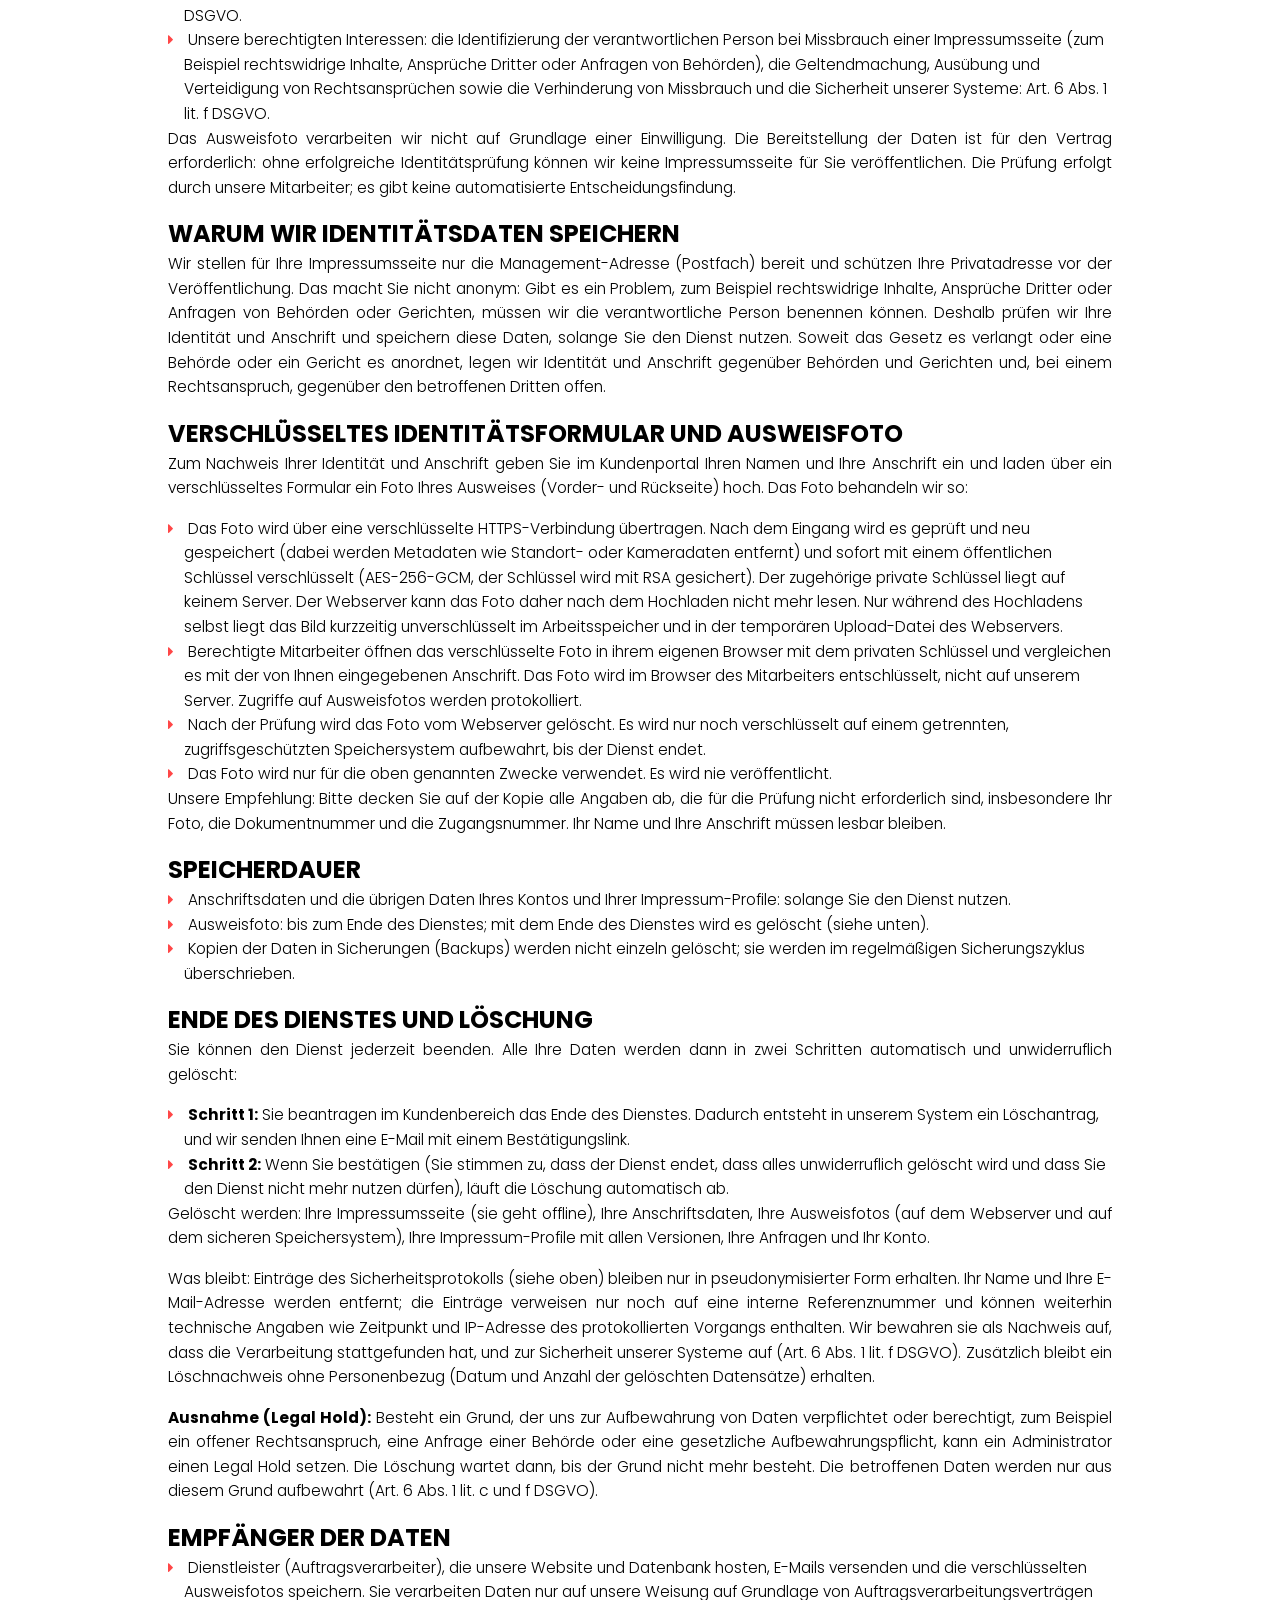
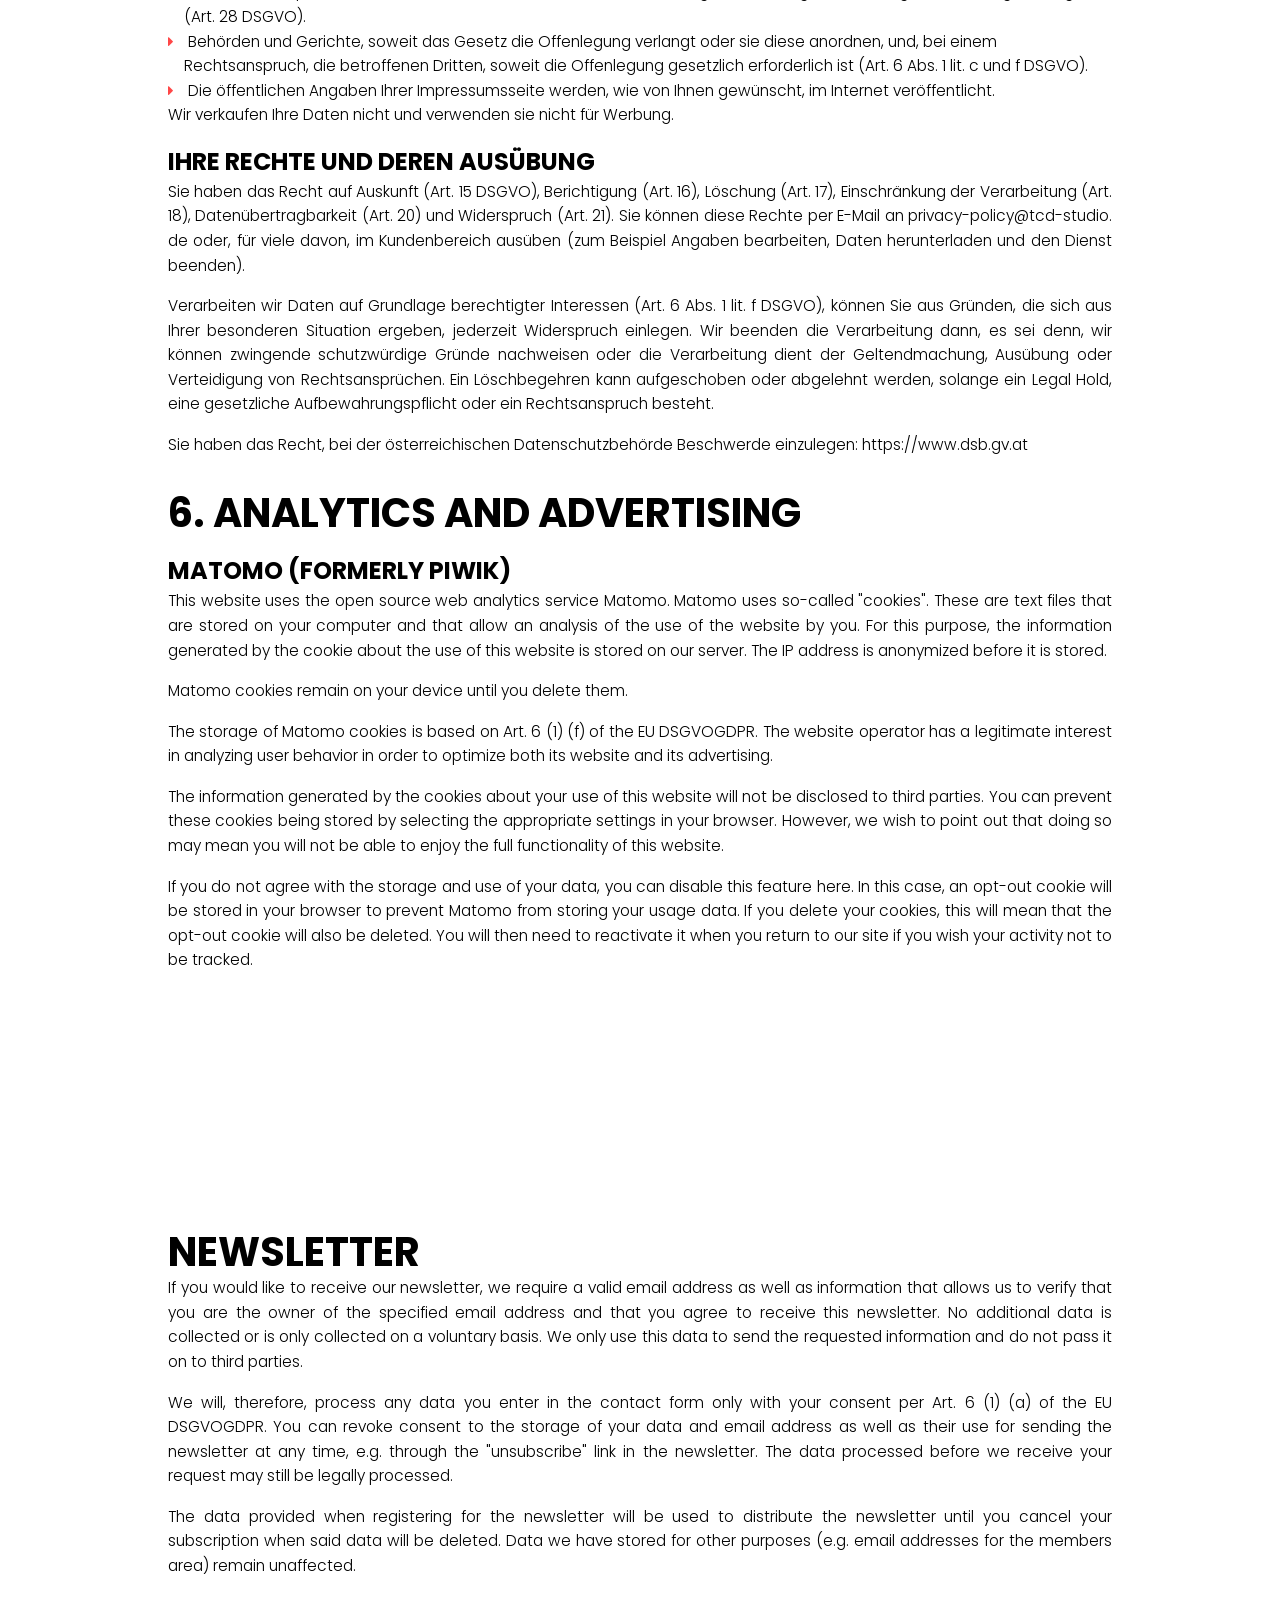
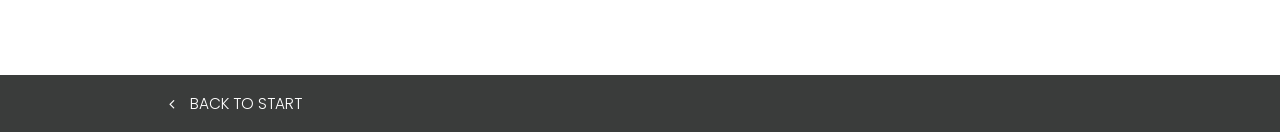
<file: privacy/index.html>
<!doctype html>
<html lang="en">
  <head>
    <meta charset="utf-8" />
    <title>Privacy - tcd-studio.de</title>
    <meta name="viewport" content="width=device-width, initial-scale=1" />
    <meta
      name="description"
      content="Privacy policy of tcd-studio.de, the second location (Zweitstelle) of TCD-Studio/Agency (AT)."
    />
    <meta name="icbm" content="47.0179907,15.4020334" />
    <meta name="geo.position" content="47.0179907;15.4020334" />
    <meta name="geo.placename" content="Graz, Österreich" />
    <link rel="canonical" href="https://tcd-studio.de/privacy/" />
    <meta property="og:title" content="Privacy - tcd-studio.de" />
    <meta
      property="og:description"
      content="Privacy policy of tcd-studio.de, the second location (Zweitstelle) of TCD-Studio/Agency (AT)."
    />
    <meta property="og:type" content="website" />
    <meta property="og:site_name" content="TCD-Studio/Agency" />
    <meta property="og:locale" content="en_GB" />
    <meta
      property="og:image"
      content="https://tcd-studio.de/images/1200x630/16336493/TCD-Studio-LogomitIcon-0CujKBZblyTViHeyjRNebg.png"
    />
    <meta property="og:url" content="https://tcd-studio.de/privacy/" />
    <link
      rel="icon"
      type="image/png"
      href="/images/16x16/16356138/TCD-Studio-Logoohneschrift-gross-JT70FmUTbj_ha7UTW9FF7w-wK-10hrhv1epRSxcDGYMCA.png"
      sizes="16x16"
    />
    <link
      rel="icon"
      type="image/png"
      href="/images/32x32/16356138/TCD-Studio-Logoohneschrift-gross-JT70FmUTbj_ha7UTW9FF7w-wK-10hrhv1epRSxcDGYMCA.png"
      sizes="32x32"
    />
    <link
      rel="icon"
      type="image/png"
      href="/images/96x96/16356138/TCD-Studio-Logoohneschrift-gross-JT70FmUTbj_ha7UTW9FF7w-wK-10hrhv1epRSxcDGYMCA.png"
      sizes="96x96"
    />
    <link
      rel="apple-touch-icon-precomposed"
      sizes="152x152"
      href="/images/152x152/16356138/TCD-Studio-Logoohneschrift-gross-JT70FmUTbj_ha7UTW9FF7w-wK-10hrhv1epRSxcDGYMCA.png"
    />
    <link rel="stylesheet" media="screen" href="/webcard/static/app.min.1757408874.css" />
    <link rel="stylesheet" media="screen" href="/css/theme.css" id="customcss" />
    <script>
      var webcard = window.webcard || {};
      webcard.id = 1728389;
      webcard.moduleId = 13865391;
      webcard.culture = "en";
      webcard.type = 2;
      webcard.isEdit = false;
      webcard.isMobile = /Android|webOS|iPhone|iPad|iPod|BlackBerry/i.test(navigator.userAgent);
      webcard.isTouch = "ontouchstart" in window || navigator.msMaxTouchPoints > 0;
      webcard.apiHost = location.host + "/api.php";
      var extraPath = "";
    </script>
    <link rel="preload" as="style" href="/fonts/poppins.css" />
    <link rel="stylesheet" media="print" onload="this.media='all'" href="/fonts/poppins.css" />
    <noscript><link rel="stylesheet" href="/fonts/poppins.css" /></noscript>
  </head>
  <body class="page-13865391 pagelayout-1 slogan culture-en">
    <a href="#main-content" class="wv-link-content button">Skip to main content</a>
    <div
      class="ed-element ed-reference ed-reference-container back-button wv-boxed preset-back-button-v2-default"
      id="ed-713620434"
      data-reference="713620422"
    >
      <div class="inner">
        <div class="ed-element ed-button custom-theme" id="ed-713620425">
          <a class="button button-default button-color-default center" href="/"
            ><i class="fa fa-angle-left"></i>Back to start</a
          >
        </div>
      </div>
    </div>
    <div class="ed-element ed-container wv-boxed wv-spacer" id="ed-713620428">
      <div class="inner">
        <div class="ed-element ed-privacy legal" id="ed-713620431">
          <div id="datenschutz"><h1>Privacy Policy</h1></div>

          <div><h2>An overview of data protection</h2></div>

          <div><h3>General</h3></div>
          <p>
            The following gives a simple overview of what kind of personal information we collect, why we collect them
            and how we handle your data when you are visiting or using our website. Personal information is any data
            with which you could be personally identified. Detailed information on the subject of data protection can be
            found in our privacy policy found below.
          </p>

          <div><h3>Data collection on our website</h3></div>
          <p><em>Who is responsible for the data collection on this website?</em></p>
          <p>
            The data collected on this website are processed by the website operator. The operator's contact details can
            be found in the website's required legal notice.
          </p>
          <p><em>How do we collect your data?</em></p>
          <p>
            Some data are collected when you provide them to us. This could, for example, be data you enter in a contact
            form.
          </p>
          <p>
            Other data are collected automatically by our IT systems when you visit and use our website. These data are
            primarily technical data such as the browser and operating system you are using or when you accessed the
            website. These data are collected automatically as soon as you enter our website.
          </p>
          <p><em>What do we use your data for?</em></p>
          <p>
            Part of the data is collected to ensure the proper functioning of the website. Other data can be used to
            analyze how visitors use the site.
          </p>
          <p><em>What rights do you have regarding your data?</em></p>
          <p>
            You always have the right to request information about your stored data, its origin, its recipients, and the
            purpose of its collection at no charge. You also have the right to request that your data be corrected,
            blocked, or deleted. You can contact us at any time using the address given in the legal notice if you have
            further questions about the issue of privacy and data protection. You may also, of course, file a complaint
            with the competent regulatory authorities.
          </p>
          <div><h3>Analytics and third-party tools</h3></div>
          <p>
            When visiting our website, statistical analyses may be made of your surfing behavior. This happens primarily
            using cookies and analytics. The analysis of your surfing behavior is usually anonymous, encrypted, and
            pseudonimized, meaning that we will not be able to identify you through this data. You can object to this
            analysis or prevent it by not using certain tools. Detailed information can be found in the following
            privacy policy.
          </p>
          <div><h2>General information and mandatory information</h2></div>

          <div><h3>Data protection</h3></div>
          <p>
            The operators of this website take the protection of your personal data very seriously. We treat your
            personal data as confidential and in accordance with the statutory data protection regulations and this
            privacy policy.
          </p>
          <p>
            If you use this website, various kinds of personal data will be collected. Personal information is any data
            with which you could be personally identified. This privacy policy explains what information we collect and
            what we use it for. It also explains how and for what purpose this happens.
          </p>
          <p>
            Please note that data transmitted via the internet (e.g. via email communication) may be subject to security
            breaches. Complete protection of your data from third-party access is not possible.
          </p>

          <div><h3>Notice concerning the party responsible for this website</h3></div>
          <p>The party responsible for processing data on this website is:</p>
          <p>
            The responsible party is the natural or legal person who alone or jointly with others decides on the
            purposes and means of processing personal data (names, email addresses, etc.).
          </p>
          <p>
            Data protection contact: <a href="mailto:privacy-policy@tcd-studio.de">privacy-policy@tcd-studio.de</a>
          </p>

          <div><h3>Revocation of your consent to the processing of your data</h3></div>
          <p>
            Many data processing operations are only possible with your express consent. You may revoke your consent at
            any time with future effect. An informal email making this request is sufficient. Please note that data
            processed before we receive your request may still be legally processed.
          </p>

          <div><h3>Right to file complaints with regulatory authorities</h3></div>
          <p>
            If there has been a breach of data protection legislation, the affected person may file a complaint with the
            competent regulatory authorities.
          </p>

          <div><h3>Right to data portability</h3></div>
          <p>
            You have the right to have data which we process based on your consent or in fulfillment of a contract
            automatically delivered to yourself or to a third party in a standard, machine-readable format. If you
            require the direct transfer of data to another responsible party, this will only be done to the extent
            technically feasible.
          </p>

          <div><h3>Encrypted payments on this website</h3></div>
          <p>
            If you enter into a contract which requires you to send us your payment information (e.g. account number for
            direct debits), we will require this data to process your payment.
          </p>
          <p>
            Payment transactions using common means of payment (Visa/MasterCard, direct debit) are only made via
            encrypted SSL or TLS connections. You can recognize an encrypted connection in your browser's address line
            when it changes from &quot;http://&quot; to &quot;https://&quot; and the lock icon in your browser line is
            visible.
          </p>
          <p>
            In the case of encrypted communication, any payment details you submit to us cannot be read by third
            parties.
          </p>

          <div><h3>Information, blocking, deletion</h3></div>
          <p>
            As permitted by law, you have the right to be provided at any time with information free of charge about any
            of your personal data that is stored as well as its origin, the recipient and the purpose for which it has
            been processed. You also have the right to have your data be corrected, blocked or deleted. You can contact
            us at any time using the address given in our legal notice if you have further questions on the topic of
            personal data.
          </p>

          <div><h3>Opposition to promotional emails</h3></div>
          <p>
            We hereby expressly prohibit the use of contact data published in the context of website legal notice
            requirements with regard to sending promotional and informational materials not expressly requested. The
            website operator reserves the right to take specific legal action if unsolicited advertising material, such
            as email spam, is received.
          </p>

          <div><h2>Data collection on our website</h2></div>

          <div><h3>Cookies</h3></div>
          <p>
            Some of our web pages use cookies. Cookies do not harm your computer and do not contain any viruses. Cookies
            help make our website more user-friendly, efficient, and secure. Cookies are small text files that are
            stored on your computer and saved by your browser.
          </p>
          <p>
            Most of the cookies we use are so-called &quot;session cookies.&quot; They are automatically deleted after
            your visit. Other cookies remain in your device's memory until you delete them. These cookies make it
            possible to recognize your browser when you next visit the site.
          </p>
          <p>
            You can configure your browser to inform you about the use of cookies so that you can decide on a
            case-by-case basis whether to accept or reject a cookie. Alternatively, your browser can be configured to
            automatically accept cookies under certain conditions or to always reject them, or to automatically delete
            cookies when closing your browser. Disabling cookies may limit the functionality of this website.
          </p>
          <p>
            Cookies which are necessary to allow electronic communications or to provide certain functions you wish to
            use (such as the shopping cart) are stored pursuant to Art. 6 paragraph 1, letter f of the EU DSGVO/GDPR.
            The website operator has a legitimate interest in the storage of cookies to ensure an optimized service
            provided free of technical errors. If other cookies (such as those used to analyze your surfing behavior)
            are also stored, they will be treated separately in this privacy policy.
          </p>

          <div><h3>Server log files</h3></div>
          <p>
            The website provider automatically collects and stores information that your browser automatically transmits
            to us in &quot;server log files&quot;. These are:
          </p>
          <ul>
            <li><span>Browser type and browser version</span></li>
            <li><span>Operating system used</span></li>
            <li><span>Referrer URL</span></li>
            <li><span>Hostname of the accessing computer</span></li>
            <li><span>Time of server request</span></li>
            <li><span>IP address</span></li>
          </ul>
          <p>These data will not be combined with data from other sources.</p>
          <p>
            The basis for data processing is Art. 6 (1) (f) of the EU DSGVOGDPR, which allows the processing of data to
            fulfill a contract or for measures preliminary to a contract.
          </p>

          <div><h3>Contact form</h3></div>
          <p>
            Should you send us questions via contact form on our website, we will collect the data entered on in the
            form, including the contact details you provide, to answer your question and any follow-up questions. We do
            not share this information without your permission.
          </p>
          <p>
            We will, therefore, process any data you enter in the contact form only with your consent per Art. 6 (1) (a)
            of the EU DSGVOGDPR. You may revoke your consent at any time. An informal email making this request is
            sufficient. Data processed before we receive your request may still be legally processed.
          </p>
          <p>
            We will retain the data you provide in the contact form until you request its deletion, revoke your consent
            for its storage, or the purpose for its storage no longer pertains (e.g. after fulfilling your request). Any
            mandatory statutory provisions, especially those regarding mandatory data retention periods, remain
            unaffected by this provision.
          </p>

          <div><h3>Processing of data (customer and contract data)</h3></div>
          <p>
            We collect, process, and use personal data only insofar as it is necessary to establish, or modify legal
            relationships with us (master data). This is done based on Art. 6 (1) (b) of the EU DSGVOGDPR, which allows
            the processing of data to fulfill a contract or for measures preliminary to a contract. We collect, process
            and use your personal data when accessing our website (usage data) only to the extent required to enable you
            to access our service or to bill you for the same.
          </p>
          <p>
            Collected customer data shall be deleted after completion of the order or termination of the business
            relationship. Legal retention periods remain unaffected.
          </p>
          <div>
            <h3>Data transmitted when entering into a contract with online shops, retailers, and mail order</h3>
          </div>
          -
          <p>
            We transmit personally identifiable data to third parties only to the extent required to fulfill the terms
            of your contract, for example, to companies entrusted to deliver goods to your location or banks entrusted
            to process your payments. Your data will not be transmitted for any other purpose unless you have given your
            express permission to do so. Your data will not be disclosed to third parties for advertising purposes
            without your express consent.
          </p>
          <p>
            The basis for data processing is Art. 6 (1) (b) of the EU DSGVOGDPR, which allows the processing of data to
            fulfill a contract or for measures preliminary to a contract.
          </p>

          <div><h3>Data transferred when signing up for services and digital content</h3></div>
          <p>
            We transmit personally identifiable data to third parties only to the extent required to fulfill the terms
            of your contract with us, for example, to banks entrusted to process your payments.
          </p>
          <p>
            Your data will not be transmitted for any other purpose unless you have given your express permission to do
            so. Your data will not be disclosed to third parties for advertising purposes without your express consent.
          </p>
          <p>
            The basis for data processing is Art. 6 (1) (b) of the EU DSGVOGDPR, which allows the processing of data to
            fulfill a contract or for measures preliminary to a contract.
          </p>

          <div id="imprint-protection"><h2>Imprint Protection (customer area)</h2></div>
          <p>
            This section applies to our Imprint Protection service and to the customer area (registration, customer
            portal, imprint profiles). It supplements the other parts of this privacy policy. The German version of this
            section (&quot;Impressumsschutz (Kundenbereich)&quot;, directly below) is the authoritative version for
            users in Austria; the English text is a translation for convenience.
          </p>

          <div><h3>Who is responsible</h3></div>
          <p>
            The party responsible for the processing described in this section is TCD-Studio/Agency, Sebastian Wießhoff
            (sole proprietorship), Bahnhofstraße 22, 8054 Graz, Austria. Data protection contact:
            <a href="mailto:privacy-policy@tcd-studio.de">privacy-policy@tcd-studio.de</a>
          </p>
          <p>
            With Imprint Protection we provide creators with an imprint page that shows the management address of
            TCD-Studio/Agency instead of the creator's private address. To be able to offer this service we process the
            data of our customers as described below.
          </p>

          <div><h3>Which data we process</h3></div>
          <ul>
            <li>
              <span
                ><strong>Account data:</strong> name, e-mail address, password (stored only as a hash) and the time and
                version of the Terms and Conditions (AGB) you accepted.</span
              >
            </li>
            <li>
              <span
                ><strong>Imprint profile data:</strong> public name, type of account, page name, purpose text, links
                and, if you choose so, a contact e-mail address. These details are published on your imprint
                page.</span
              >
            </li>
            <li>
              <span
                ><strong>Address and identity data:</strong> your legal name, postal address and, if you enter them,
                phone number, VAT ID and notes. These data are never published and are stored encrypted in our
                database.</span
              >
            </li>
            <li>
              <span
                ><strong>ID-card photo:</strong> a photo of the front and the back of your ID card, which you upload for
                the identity check (see below).</span
              >
            </li>
            <li>
              <span
                ><strong>Service requests:</strong> the details you send us through the request forms in the customer
                area.</span
              >
            </li>
            <li>
              <span
                ><strong>Technical data and logs:</strong> we record important actions in the customer area (for
                example sign-in, submission or approval of imprint changes, deletion requests) in a log with the time,
                the account concerned and the IP address. The customer area uses a session cookie that keeps you signed
                in; it is technically necessary and is deleted when you close your browser. In addition, the server log
                files described above apply.</span
              >
            </li>
          </ul>

          <div><h3>Purposes and legal bases</h3></div>
          <ul>
            <li>
              <span
                >Providing the service (account, imprint page, review and approval, identity check, communication about
                your account): Art. 6 (1) (b) GDPR, performance of the contract.</span
              >
            </li>
            <li>
              <span
                >Compliance with legal obligations, in particular the disclosure of identity and address data to
                authorities and courts where the law requires it or they order it, and statutory retention duties: Art.
                6 (1) (c) GDPR.</span
              >
            </li>
            <li>
              <span
                >Our legitimate interests: identifying the responsible person if an imprint page is misused (for
                example unlawful content, claims of third parties or requests from authorities), establishing,
                exercising and defending legal claims, and preventing abuse and securing our systems: Art. 6 (1) (f)
                GDPR.</span
              >
            </li>
          </ul>
          <p>
            We do not process the ID-card photo on the basis of consent. Providing the data is necessary for the
            contract: without a successful identity check we cannot publish an imprint page for you. The check is done
            by our staff; there is no automated decision-making.
          </p>

          <div><h3>Why we keep identity data</h3></div>
          <p>
            We only provide the management address (mailbox) for your imprint page and protect your private address
            from being published. This does not make you anonymous: if there is a problem, for example unlawful content,
            claims of third parties or requests from authorities or courts, we must be able to name the responsible
            person. For this reason we verify your identity and address and keep these data as long as you use the
            service. Where the law requires it, or an authority or a court orders it, we disclose identity and address
            to authorities and courts and, in the case of a legal claim, to the affected third parties.
          </p>

          <div><h3>Encrypted identity form and the ID-card photo</h3></div>
          <p>
            To prove your identity and address you enter your name and address in the customer portal and upload a
            photo of your ID card (front and back) through an encrypted form. We handle the photo as follows:
          </p>
          <ul>
            <li>
              <span
                >The photo is transmitted over an encrypted HTTPS connection. On arrival it is checked and saved again
                (this removes metadata such as location or camera data) and is encrypted immediately with a public key
                (AES-256-GCM, with the key secured by RSA). The matching private key is not stored on any server.
                Therefore the web server cannot read the photo after the upload. Only during the upload request itself
                the image briefly exists in unencrypted form in the working memory and in the temporary upload file of
                the web server.</span
              >
            </li>
            <li>
              <span
                >Authorised staff open the encrypted photo in their own browser with the private key and compare it
                with the address you entered. The photo is decrypted in the browser of the staff member, not on our
                server. Access to ID-card photos is logged.</span
              >
            </li>
            <li>
              <span
                >After the check the photo is deleted from the web server. It is kept only in encrypted form on a
                separate, access-restricted secure storage system until the end of the service.</span
              >
            </li>
            <li>
              <span>The photo is used only for the purposes named above. It is never published.</span>
            </li>
          </ul>
          <p>
            Our recommendation: please cover all information on the copy that is not needed for the check, in
            particular your photo, the document number and the access number. Your name and your address must remain
            legible.
          </p>

          <div><h3>How long we keep data</h3></div>
          <ul>
            <li>
              <span
                >Address data and the other data of your account and imprint profiles: as long as you use the
                service.</span
              >
            </li>
            <li>
              <span>ID-card photo: until the end of the service; it is deleted when the service ends (see below).</span>
            </li>
            <li>
              <span
                >Copies of the data in backups are not deleted individually; they are overwritten in the regular backup
                cycle.</span
              >
            </li>
          </ul>

          <div><h3>Ending the service and deletion</h3></div>
          <p>
            You can end the service at any time. All your data is then deleted automatically and irrevocably, in two
            steps:
          </p>
          <ul>
            <li>
              <span
                ><strong>Step 1:</strong> you ask to end the service in the customer area. This creates a deletion
                request in our system, and we send you an e-mail with a confirmation link.</span
              >
            </li>
            <li>
              <span
                ><strong>Step 2:</strong> when you confirm (you agree that the service ends, that everything is deleted
                irrevocably and that you may no longer use the service), the deletion runs automatically.</span
              >
            </li>
          </ul>
          <p>
            Deleted are: your imprint page (it goes offline), your address data, your ID-card photos (on the web server
            and on the secure storage system), your imprint profiles and all their versions, your service requests and
            your account.
          </p>
          <p>
            What remains: entries of the security log (see above) are kept only in pseudonymised form. Your name and your
            e-mail address are removed; the entries refer only to an internal reference number and may still contain
            technical data such as the time and the IP address of the logged action. We keep them as a record that the
            processing took place and to secure our systems (Art. 6 (1) (f) GDPR). In addition we keep a deletion
            record without personal data (date and number of the deleted items).
          </p>
          <p>
            <strong>Exception (legal hold):</strong> if there is a reason that requires or entitles us to keep data, for
            example an open legal claim, a request from an authority or a statutory retention duty, an administrator can
            set a legal hold. The deletion then waits until the reason no longer applies. The data concerned is kept
            only for this reason (Art. 6 (1) (c) and (f) GDPR).
          </p>

          <div><h3>Recipients of data</h3></div>
          <ul>
            <li>
              <span
                >Service providers (processors) that host our website and database, send e-mails and store the
                encrypted ID-card photos. They process data only on our instructions on the basis of processing
                agreements (Art. 28 GDPR).</span
              >
            </li>
            <li>
              <span
                >Authorities and courts, where the law requires disclosure or they order it, and, in the case of a legal
                claim, the affected third parties, as far as disclosure is legally required (Art. 6 (1) (c) and (f)
                GDPR).</span
              >
            </li>
            <li>
              <span>The public details of your imprint page are published on the internet, as you requested.</span>
            </li>
          </ul>
          <p>We do not sell your data and we do not use it for advertising.</p>

          <div><h3>Your rights and how to exercise them</h3></div>
          <p>
            You have the right of access (Art. 15 GDPR), rectification (Art. 16), erasure (Art. 17), restriction of
            processing (Art. 18), data portability (Art. 20) and objection (Art. 21). You can exercise them by e-mail to
            <a href="mailto:privacy-policy@tcd-studio.de">privacy-policy@tcd-studio.de</a> or, for many of them, in the
            customer area (for example editing your details, downloading your data and ending the service).
          </p>
          <p>
            If we process data on the basis of legitimate interests (Art. 6 (1) (f) GDPR), you may object at any time on
            grounds relating to your particular situation. We will then stop the processing unless we can demonstrate
            compelling legitimate grounds or the processing serves the establishment, exercise or defence of legal
            claims. A request for erasure can be postponed or refused for as long as a legal hold, a statutory retention
            duty or a legal claim applies.
          </p>
          <p>
            You have the right to lodge a complaint with the Austrian data protection authority
            (Datenschutzbehörde): <a href="https://www.dsb.gv.at">https://www.dsb.gv.at</a>
          </p>

          <div id="impressumsschutz" lang="de">
            <div><h2>Impressumsschutz (Kundenbereich)</h2></div>
            <p>
              Dieser Abschnitt gilt für unseren Dienst „Impressumsschutz“ und den Kundenbereich (Registrierung,
              Kundenportal, Impressum-Profile). Er ergänzt die übrigen Teile dieser Datenschutzerklärung. Für Nutzerinnen
              und Nutzer in Österreich ist diese deutsche Fassung die maßgebliche Fassung; der englische Text oben ist
              eine Übersetzung zur Information.
            </p>

            <div><h3>Verantwortlicher</h3></div>
            <p>
              Verantwortlich für die in diesem Abschnitt beschriebene Verarbeitung ist TCD-Studio/Agency, Sebastian
              Wießhoff (Einzelunternehmen), Bahnhofstraße 22, 8054 Graz, Österreich. Kontakt für den Datenschutz:
              <a href="mailto:privacy-policy@tcd-studio.de">privacy-policy@tcd-studio.de</a>
            </p>
            <p>
              Mit dem Impressumsschutz stellen wir Creatorn eine Impressumsseite zur Verfügung, die anstelle der
              Privatadresse des Creators die Management-Adresse von TCD-Studio/Agency zeigt. Um diesen Dienst anbieten
              zu können, verarbeiten wir die Daten unserer Kunden wie unten beschrieben.
            </p>

            <div><h3>Welche Daten wir verarbeiten</h3></div>
            <ul>
              <li>
                <span
                  ><strong>Kontodaten:</strong> Name, E-Mail-Adresse, Passwort (nur als Hash gespeichert) sowie
                  Zeitpunkt und Version der akzeptierten Allgemeinen Geschäftsbedingungen (AGB).</span
                >
              </li>
              <li>
                <span
                  ><strong>Daten des Impressum-Profils:</strong> öffentlicher Name, Art des Kontos, Seitenname,
                  Zwecktext, Links und, wenn Sie das wünschen, eine Kontakt-E-Mail-Adresse. Diese Angaben werden auf
                  Ihrer Impressumsseite veröffentlicht.</span
                >
              </li>
              <li>
                <span
                  ><strong>Anschrifts- und Identitätsdaten:</strong> Ihr bürgerlicher Name, Ihre Postanschrift und,
                  falls Sie sie angeben, Telefonnummer, UID-Nummer und Notizen. Diese Daten werden nie veröffentlicht
                  und verschlüsselt in unserer Datenbank gespeichert.</span
                >
              </li>
              <li>
                <span
                  ><strong>Ausweisfoto:</strong> ein Foto der Vorder- und Rückseite Ihres Ausweises, das Sie für die
                  Identitätsprüfung hochladen (siehe unten).</span
                >
              </li>
              <li>
                <span
                  ><strong>Anfragen:</strong> die Angaben, die Sie uns über die Anfrageformulare im Kundenbereich
                  senden.</span
                >
              </li>
              <li>
                <span
                  ><strong>Technische Daten und Protokolle:</strong> wichtige Vorgänge im Kundenbereich (zum Beispiel
                  Anmeldung, Einreichen oder Freigabe von Änderungen am Impressum, Löschanträge) werden in einem
                  Protokoll mit Zeitpunkt, betroffenem Konto und IP-Adresse festgehalten. Der Kundenbereich verwendet ein
                  Sitzungs-Cookie, das Sie angemeldet hält; es ist technisch notwendig und wird beim Schließen des
                  Browsers gelöscht. Zusätzlich gelten die oben beschriebenen Server-Logfiles.</span
                >
              </li>
            </ul>

            <div><h3>Zwecke und Rechtsgrundlagen</h3></div>
            <ul>
              <li>
                <span
                  >Erbringung des Dienstes (Konto, Impressumsseite, Prüfung und Freigabe, Identitätsprüfung,
                  Kommunikation zu Ihrem Konto): Art. 6 Abs. 1 lit. b DSGVO, Vertragserfüllung.</span
                >
              </li>
              <li>
                <span
                  >Erfüllung rechtlicher Pflichten, insbesondere die Offenlegung von Identitäts- und Anschriftsdaten
                  gegenüber Behörden und Gerichten, wenn das Gesetz es verlangt oder diese es anordnen, sowie
                  gesetzliche Aufbewahrungspflichten: Art. 6 Abs. 1 lit. c DSGVO.</span
                >
              </li>
              <li>
                <span
                  >Unsere berechtigten Interessen: die Identifizierung der verantwortlichen Person bei Missbrauch einer
                  Impressumsseite (zum Beispiel rechtswidrige Inhalte, Ansprüche Dritter oder Anfragen von Behörden), die
                  Geltendmachung, Ausübung und Verteidigung von Rechtsansprüchen sowie die Verhinderung von Missbrauch
                  und die Sicherheit unserer Systeme: Art. 6 Abs. 1 lit. f DSGVO.</span
                >
              </li>
            </ul>
            <p>
              Das Ausweisfoto verarbeiten wir nicht auf Grundlage einer Einwilligung. Die Bereitstellung der Daten ist
              für den Vertrag erforderlich: ohne erfolgreiche Identitätsprüfung können wir keine Impressumsseite für Sie
              veröffentlichen. Die Prüfung erfolgt durch unsere Mitarbeiter; es gibt keine automatisierte
              Entscheidungsfindung.
            </p>

            <div><h3>Warum wir Identitätsdaten speichern</h3></div>
            <p>
              Wir stellen für Ihre Impressumsseite nur die Management-Adresse (Postfach) bereit und schützen Ihre
              Privatadresse vor der Veröffentlichung. Das macht Sie nicht anonym: Gibt es ein Problem, zum Beispiel
              rechtswidrige Inhalte, Ansprüche Dritter oder Anfragen von Behörden oder Gerichten, müssen wir die
              verantwortliche Person benennen können. Deshalb prüfen wir Ihre Identität und Anschrift und speichern diese
              Daten, solange Sie den Dienst nutzen. Soweit das Gesetz es verlangt oder eine Behörde oder ein Gericht es
              anordnet, legen wir Identität und Anschrift gegenüber Behörden und Gerichten und, bei einem
              Rechtsanspruch, gegenüber den betroffenen Dritten offen.
            </p>

            <div><h3>Verschlüsseltes Identitätsformular und Ausweisfoto</h3></div>
            <p>
              Zum Nachweis Ihrer Identität und Anschrift geben Sie im Kundenportal Ihren Namen und Ihre Anschrift ein
              und laden über ein verschlüsseltes Formular ein Foto Ihres Ausweises (Vorder- und Rückseite) hoch. Das
              Foto behandeln wir so:
            </p>
            <ul>
              <li>
                <span
                  >Das Foto wird über eine verschlüsselte HTTPS-Verbindung übertragen. Nach dem Eingang wird es geprüft
                  und neu gespeichert (dabei werden Metadaten wie Standort- oder Kameradaten entfernt) und sofort mit
                  einem öffentlichen Schlüssel verschlüsselt (AES-256-GCM, der Schlüssel wird mit RSA gesichert). Der
                  zugehörige private Schlüssel liegt auf keinem Server. Der Webserver kann das Foto daher nach dem
                  Hochladen nicht mehr lesen. Nur während des Hochladens selbst liegt das Bild kurzzeitig unverschlüsselt
                  im Arbeitsspeicher und in der temporären Upload-Datei des Webservers.</span
                >
              </li>
              <li>
                <span
                  >Berechtigte Mitarbeiter öffnen das verschlüsselte Foto in ihrem eigenen Browser mit dem privaten
                  Schlüssel und vergleichen es mit der von Ihnen eingegebenen Anschrift. Das Foto wird im Browser des
                  Mitarbeiters entschlüsselt, nicht auf unserem Server. Zugriffe auf Ausweisfotos werden
                  protokolliert.</span
                >
              </li>
              <li>
                <span
                  >Nach der Prüfung wird das Foto vom Webserver gelöscht. Es wird nur noch verschlüsselt auf einem
                  getrennten, zugriffsgeschützten Speichersystem aufbewahrt, bis der Dienst endet.</span
                >
              </li>
              <li>
                <span>Das Foto wird nur für die oben genannten Zwecke verwendet. Es wird nie veröffentlicht.</span>
              </li>
            </ul>
            <p>
              Unsere Empfehlung: Bitte decken Sie auf der Kopie alle Angaben ab, die für die Prüfung nicht erforderlich
              sind, insbesondere Ihr Foto, die Dokumentnummer und die Zugangsnummer. Ihr Name und Ihre Anschrift müssen
              lesbar bleiben.
            </p>

            <div><h3>Speicherdauer</h3></div>
            <ul>
              <li>
                <span
                  >Anschriftsdaten und die übrigen Daten Ihres Kontos und Ihrer Impressum-Profile: solange Sie den Dienst
                  nutzen.</span
                >
              </li>
              <li>
                <span
                  >Ausweisfoto: bis zum Ende des Dienstes; mit dem Ende des Dienstes wird es gelöscht (siehe
                  unten).</span
                >
              </li>
              <li>
                <span
                  >Kopien der Daten in Sicherungen (Backups) werden nicht einzeln gelöscht; sie werden im regelmäßigen
                  Sicherungszyklus überschrieben.</span
                >
              </li>
            </ul>

            <div><h3>Ende des Dienstes und Löschung</h3></div>
            <p>
              Sie können den Dienst jederzeit beenden. Alle Ihre Daten werden dann in zwei Schritten automatisch und
              unwiderruflich gelöscht:
            </p>
            <ul>
              <li>
                <span
                  ><strong>Schritt 1:</strong> Sie beantragen im Kundenbereich das Ende des Dienstes. Dadurch entsteht in
                  unserem System ein Löschantrag, und wir senden Ihnen eine E-Mail mit einem Bestätigungslink.</span
                >
              </li>
              <li>
                <span
                  ><strong>Schritt 2:</strong> Wenn Sie bestätigen (Sie stimmen zu, dass der Dienst endet, dass alles
                  unwiderruflich gelöscht wird und dass Sie den Dienst nicht mehr nutzen dürfen), läuft die Löschung
                  automatisch ab.</span
                >
              </li>
            </ul>
            <p>
              Gelöscht werden: Ihre Impressumsseite (sie geht offline), Ihre Anschriftsdaten, Ihre Ausweisfotos (auf dem
              Webserver und auf dem sicheren Speichersystem), Ihre Impressum-Profile mit allen Versionen, Ihre Anfragen
              und Ihr Konto.
            </p>
            <p>
              Was bleibt: Einträge des Sicherheitsprotokolls (siehe oben) bleiben nur in pseudonymisierter Form
              erhalten. Ihr Name und Ihre E-Mail-Adresse werden entfernt; die Einträge verweisen nur noch auf eine
              interne Referenznummer und können weiterhin technische Angaben wie Zeitpunkt und IP-Adresse des
              protokollierten Vorgangs enthalten. Wir bewahren sie als Nachweis auf, dass die Verarbeitung stattgefunden
              hat, und zur Sicherheit unserer Systeme auf (Art. 6 Abs. 1 lit. f DSGVO). Zusätzlich bleibt ein
              Löschnachweis ohne Personenbezug (Datum und Anzahl der gelöschten Datensätze) erhalten.
            </p>
            <p>
              <strong>Ausnahme (Legal Hold):</strong> Besteht ein Grund, der uns zur Aufbewahrung von Daten verpflichtet
              oder berechtigt, zum Beispiel ein offener Rechtsanspruch, eine Anfrage einer Behörde oder eine gesetzliche
              Aufbewahrungspflicht, kann ein Administrator einen Legal Hold setzen. Die Löschung wartet dann, bis der
              Grund nicht mehr besteht. Die betroffenen Daten werden nur aus diesem Grund aufbewahrt (Art. 6 Abs. 1
              lit. c und f DSGVO).
            </p>

            <div><h3>Empfänger der Daten</h3></div>
            <ul>
              <li>
                <span
                  >Dienstleister (Auftragsverarbeiter), die unsere Website und Datenbank hosten, E-Mails versenden und
                  die verschlüsselten Ausweisfotos speichern. Sie verarbeiten Daten nur auf unsere Weisung auf Grundlage
                  von Auftragsverarbeitungsverträgen (Art. 28 DSGVO).</span
                >
              </li>
              <li>
                <span
                  >Behörden und Gerichte, soweit das Gesetz die Offenlegung verlangt oder sie diese anordnen, und, bei
                  einem Rechtsanspruch, die betroffenen Dritten, soweit die Offenlegung gesetzlich erforderlich ist (Art.
                  6 Abs. 1 lit. c und f DSGVO).</span
                >
              </li>
              <li>
                <span
                  >Die öffentlichen Angaben Ihrer Impressumsseite werden, wie von Ihnen gewünscht, im Internet
                  veröffentlicht.</span
                >
              </li>
            </ul>
            <p>Wir verkaufen Ihre Daten nicht und verwenden sie nicht für Werbung.</p>

            <div><h3>Ihre Rechte und deren Ausübung</h3></div>
            <p>
              Sie haben das Recht auf Auskunft (Art. 15 DSGVO), Berichtigung (Art. 16), Löschung (Art. 17), Einschränkung
              der Verarbeitung (Art. 18), Datenübertragbarkeit (Art. 20) und Widerspruch (Art. 21). Sie können diese
              Rechte per E-Mail an <a href="mailto:privacy-policy@tcd-studio.de">privacy-policy@tcd-studio.de</a> oder,
              für viele davon, im Kundenbereich ausüben (zum Beispiel Angaben bearbeiten, Daten herunterladen und den
              Dienst beenden).
            </p>
            <p>
              Verarbeiten wir Daten auf Grundlage berechtigter Interessen (Art. 6 Abs. 1 lit. f DSGVO), können Sie aus
              Gründen, die sich aus Ihrer besonderen Situation ergeben, jederzeit Widerspruch einlegen. Wir beenden die
              Verarbeitung dann, es sei denn, wir können zwingende schutzwürdige Gründe nachweisen oder die Verarbeitung
              dient der Geltendmachung, Ausübung oder Verteidigung von Rechtsansprüchen. Ein Löschbegehren kann
              aufgeschoben oder abgelehnt werden, solange ein Legal Hold, eine gesetzliche Aufbewahrungspflicht oder ein
              Rechtsanspruch besteht.
            </p>
            <p>
              Sie haben das Recht, bei der österreichischen Datenschutzbehörde Beschwerde einzulegen:
              <a href="https://www.dsb.gv.at">https://www.dsb.gv.at</a>
            </p>
          </div>

          <div><h2>6. Analytics and advertising</h2></div>

          <div><h3>Matomo (formerly Piwik)</h3></div>
          <p>
            This website uses the open source web analytics service Matomo. Matomo uses so-called &quot;cookies&quot;.
            These are text files that are stored on your computer and that allow an analysis of the use of the website
            by you. For this purpose, the information generated by the cookie about the use of this website is stored on
            our server. The IP address is anonymized before it is stored.
          </p>
          <p>Matomo cookies remain on your device until you delete them.</p>
          <p>
            The storage of Matomo cookies is based on Art. 6 (1) (f) of the EU DSGVOGDPR. The website operator has a
            legitimate interest in analyzing user behavior in order to optimize both its website and its advertising.
          </p>
          <p>
            The information generated by the cookies about your use of this website will not be disclosed to third
            parties. You can prevent these cookies being stored by selecting the appropriate settings in your browser.
            However, we wish to point out that doing so may mean you will not be able to enjoy the full functionality of
            this website.
          </p>
          <p>
            If you do not agree with the storage and use of your data, you can disable this feature here. In this case,
            an opt-out cookie will be stored in your browser to prevent Matomo from storing your usage data. If you
            delete your cookies, this will mean that the opt-out cookie will also be deleted. You will then need to
            reactivate it when you return to our site if you wish your activity not to be tracked.
          </p>
          <p>
            <iframe
              style="border: 0; height: 200px; width: 100%"
              src="https://www.page-stats.de/index.php?module=CoreAdminHome&action=optOut&language=en&backgroundColor=ffffff&fontColor=&fontSize=&fontFamily=Arial"
            ></iframe>
          </p>

          <div><h2>Newsletter</h2></div>
          <p>
            If you would like to receive our newsletter, we require a valid email address as well as information that
            allows us to verify that you are the owner of the specified email address and that you agree to receive this
            newsletter. No additional data is collected or is only collected on a voluntary basis. We only use this data
            to send the requested information and do not pass it on to third parties.
          </p>
          <p>
            We will, therefore, process any data you enter in the contact form only with your consent per Art. 6 (1) (a)
            of the EU DSGVOGDPR. You can revoke consent to the storage of your data and email address as well as their
            use for sending the newsletter at any time, e.g. through the &quot;unsubscribe&quot; link in the newsletter.
            The data processed before we receive your request may still be legally processed.
          </p>
          <p>
            The data provided when registering for the newsletter will be used to distribute the newsletter until you
            cancel your subscription when said data will be deleted. Data we have stored for other purposes (e.g. email
            addresses for the members area) remain unaffected.
          </p>
        </div>
      </div>
    </div>
    <div
      class="ed-element ed-reference ed-reference-container back-button wv-boxed preset-back-button-v2-default"
      id="ed-713620437"
      data-reference="713620422"
    >
      <div class="inner">
        <div class="ed-element ed-button custom-theme" id="ed-713620425">
          <a class="button button-default button-color-default center" href="/"
            ><i class="fa fa-angle-left"></i>Back to start</a
          >
        </div>
      </div>
    </div>
    <script src="/webcard/static/app.bundle.1757408891.js"></script>
    <script src="/js/site.js"></script>
  </body>
</html>
</file>
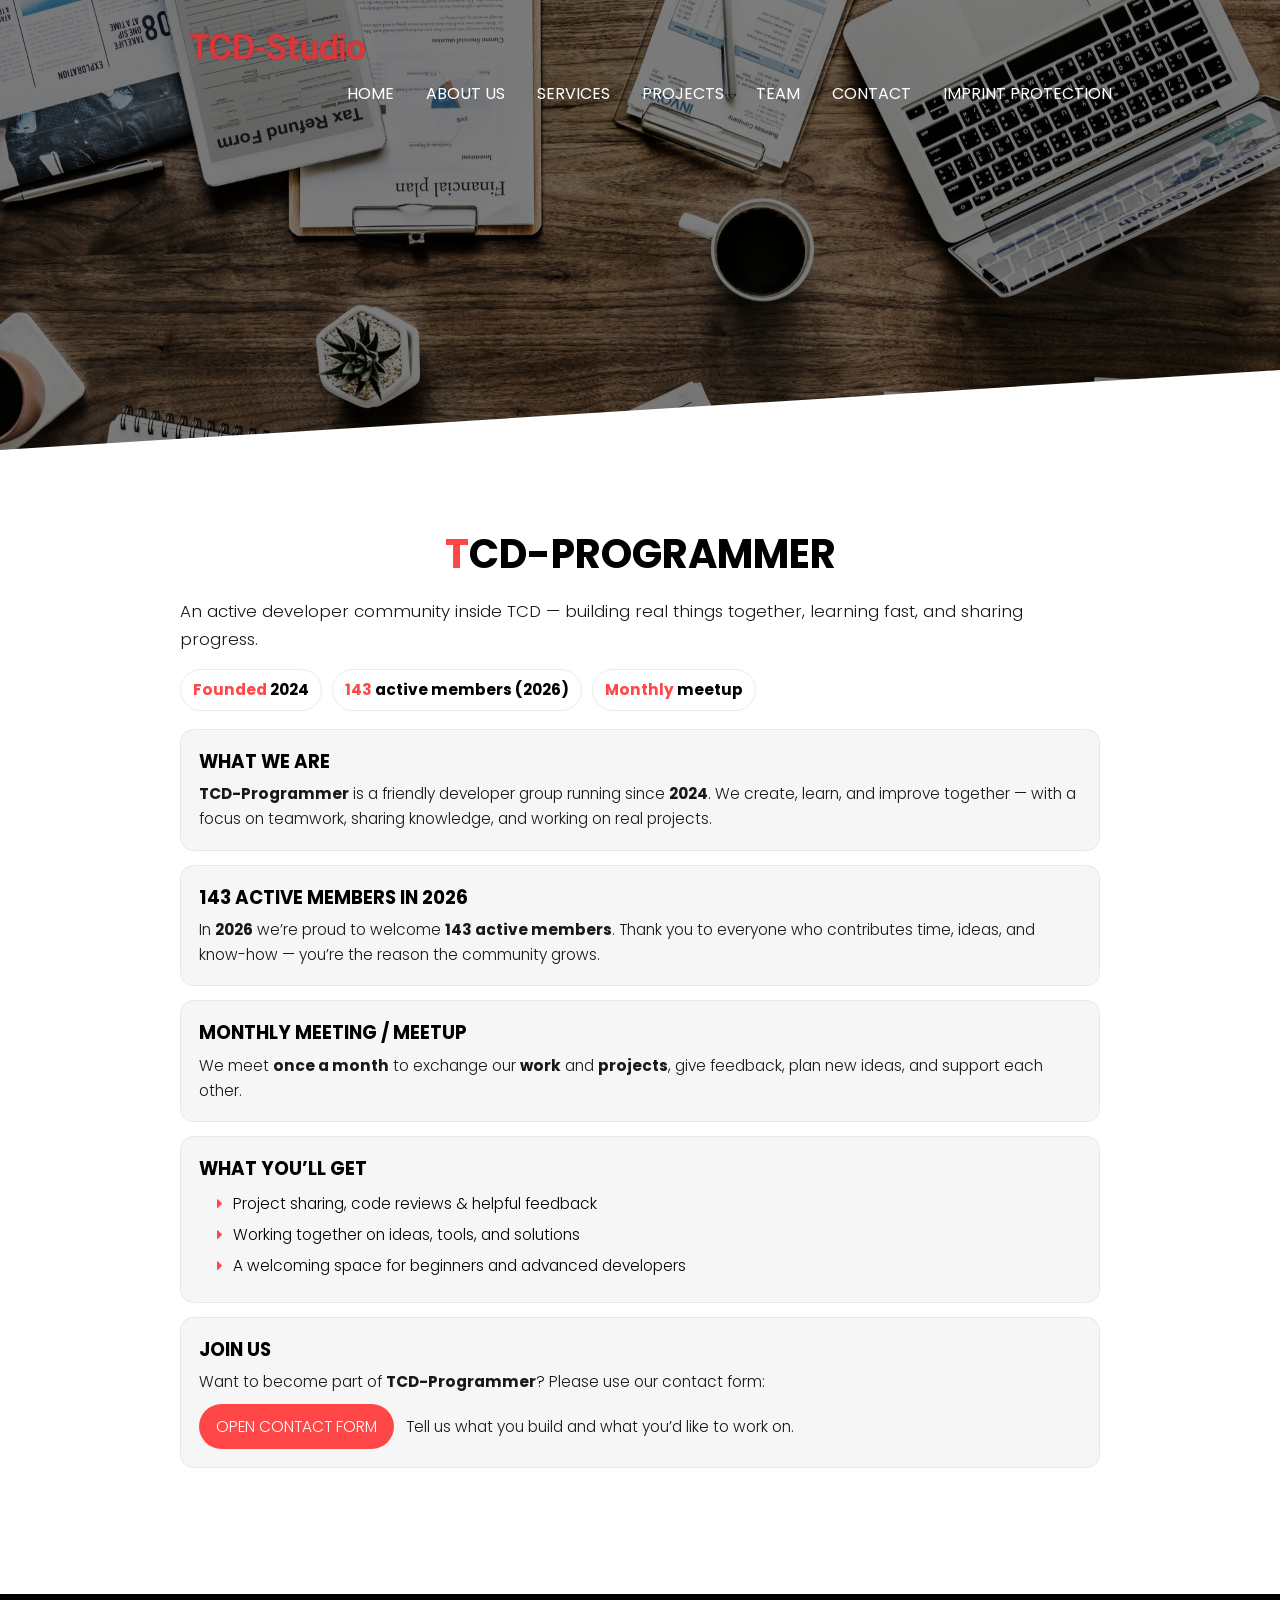
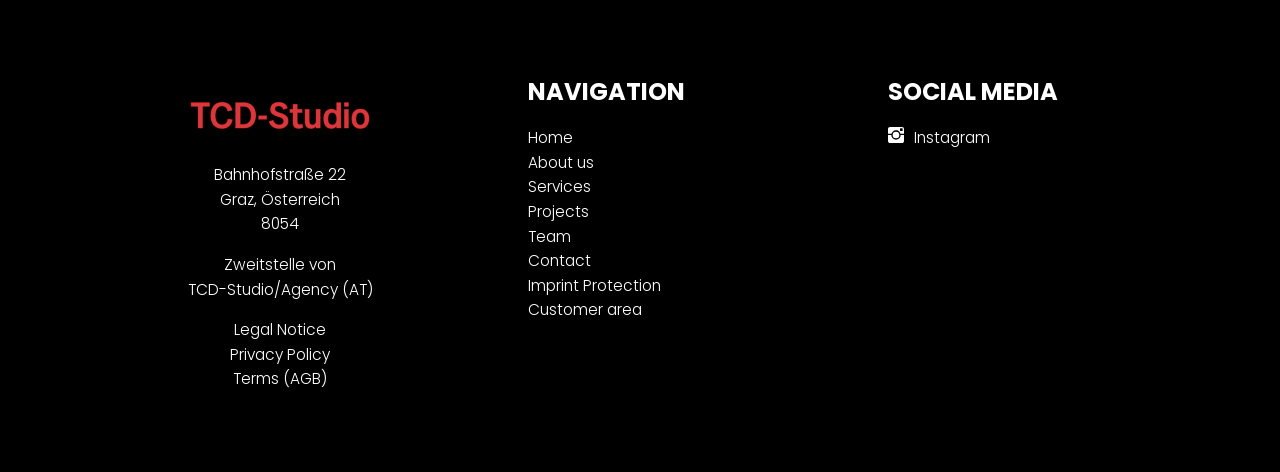
<file: tcd-programmer/index.html>
<!doctype html>
<html lang="en">
  <head>
    <meta charset="utf-8" />
    <title>TCD-Programmer – Developer Group</title>
    <meta name="viewport" content="width=device-width, initial-scale=1" />
    <meta
      name="description"
      content="TCD-Programmer is an active developer community founded in 2024. In 2026, we’re happy to welcome 143 active members. We meet once a month to share work and projects."
    />
    <meta name="icbm" content="47.0179907,15.4020334" />
    <meta name="geo.position" content="47.0179907;15.4020334" />
    <meta name="geo.placename" content="Graz, Österreich" />
    <link rel="canonical" href="https://tcd-studio.de/tcd-programmer/" />
    <meta property="og:title" content="TCD-Programmer – tcd-studio.de" />
    <meta
      property="og:description"
      content="TCD-Programmer is an active developer community founded in 2024. In 2026, we’re happy to welcome 143 active members. We meet once a month to share work and projects."
    />
    <meta property="og:type" content="website" />
    <meta property="og:site_name" content="TCD-Studio/Agency" />
    <meta property="og:locale" content="en_GB" />
    <meta
      property="og:image"
      content="https://tcd-studio.de/images/1200x630/16336493/TCD-Studio-LogomitIcon-0CujKBZblyTViHeyjRNebg.png"
    />
    <meta property="og:url" content="https://tcd-studio.de/tcd-programmer/" />
    <link
      rel="icon"
      type="image/png"
      href="/images/16x16/16356138/TCD-Studio-Logoohneschrift-gross-JT70FmUTbj_ha7UTW9FF7w-wK-10hrhv1epRSxcDGYMCA.png"
      sizes="16x16"
    />
    <link
      rel="icon"
      type="image/png"
      href="/images/32x32/16356138/TCD-Studio-Logoohneschrift-gross-JT70FmUTbj_ha7UTW9FF7w-wK-10hrhv1epRSxcDGYMCA.png"
      sizes="32x32"
    />
    <link
      rel="icon"
      type="image/png"
      href="/images/96x96/16356138/TCD-Studio-Logoohneschrift-gross-JT70FmUTbj_ha7UTW9FF7w-wK-10hrhv1epRSxcDGYMCA.png"
      sizes="96x96"
    />
    <link
      rel="apple-touch-icon-precomposed"
      sizes="152x152"
      href="/images/152x152/16356138/TCD-Studio-Logoohneschrift-gross-JT70FmUTbj_ha7UTW9FF7w-wK-10hrhv1epRSxcDGYMCA.png"
    />
    <link rel="stylesheet" media="screen" href="/webcard/static/app.min.1757408874.css" />
    <link rel="stylesheet" media="screen" href="/css/theme.css" id="customcss" />
    <script>
      var webcard = window.webcard || {};
      webcard.id = 1728389;
      webcard.moduleId = 13865385;
      webcard.culture = "en";
      webcard.type = 2;
      webcard.isEdit = false;
      webcard.isMobile = /Android|webOS|iPhone|iPad|iPod|BlackBerry/i.test(navigator.userAgent);
      webcard.isTouch = "ontouchstart" in window || navigator.msMaxTouchPoints > 0;
      webcard.apiHost = location.host + "/api.php";
      var extraPath = "";
    </script>
    <link rel="preload" as="style" href="/fonts/poppins.css" />
    <link rel="stylesheet" media="print" onload="this.media='all'" href="/fonts/poppins.css" />
    <noscript><link rel="stylesheet" href="/fonts/poppins.css" /></noscript>
    <link rel="stylesheet" href="/css/pages/tcd-programmer.css" />
  </head>
  <body class="page-13865385 pagelayout-1 slogan culture-en">
    <a href="#main-content" class="wv-link-content button">Skip to main content</a>

    <div class="ed-element ed-container banner preset-banner-v3-default parallax wv-clone" id="ed-713620380">
      <div class="background">
        <figure class="ed-element ed-image wv-bg" id="ed-713620383">
          <div
            class="background-image-holder ed-lazyload"
            data-background='url("/images/1920/5283903/pexels-photo-860379.jpeg")'
          ></div>
        </figure>
      </div>
      <div class="overlay" style="background-color: rgba(0, 0, 0, 0.51)"></div>
      <div class="inner" data-parallax-amount="50">
        <div
          class="ed-element ed-reference ed-reference-container flex-justify-content-space-between flex-align-items-center wv-boxed menu-wrapper wv-overflow_visible preset-menu-v2-default"
          id="ed-713620386"
          data-reference="713619948"
        >
          <div class="inner">
            <div class="ed-element ed-logo logo" id="ed-713619951">
              <a href="/"
                ><img
                  src="/images/218/16332534/TCD-Studio-LogoohneIcon-wagerecht-x0y5LHULFifqLQb0SZXRUw.png"
                  alt="TCD-Studio/Agency"
                  srcset="/images/436/16332534/TCD-Studio-LogoohneIcon-wagerecht-x0y5LHULFifqLQb0SZXRUw.png 2x"
              /></a>
            </div>
            <nav class="ed-element ed-menu wv-custom" id="ed-713619954">
              <ul class="menu-level-0">
                <li class="first"><a href="/#ed-713619942" class="wv-link-elm first">Home</a></li>
                <li><a href="/#ed-713620344" class="wv-link-elm">About us</a></li>
                <li><a href="/#ed-713620002" class="wv-link-elm">Services</a></li>
                <li><a href="/#ed-713620074" class="wv-link-elm">Projects</a></li>
                <li><a href="/#ed-713620098" class="wv-link-elm">Team</a></li>
                <li><a href="/#ed-713620122" class="wv-link-elm">Contact</a></li>
                <li class="end"><a href="/imprint-protection/" class="wv-link-elm last">Imprint Protection</a></li>
              </ul>
            </nav>
            <div class="ed-element ed-container mobile-cont wv-overflow_visible" id="ed-713619957">
              <div class="inner">
                <figure class="ed-element ed-icon" id="ed-713619960">
                  <a href="tel:+4369981865094">
                    <svg
                      xmlns="http://www.w3.org/2000/svg"
                      viewBox="170 -787 659 875"
                      data-icon="ico-phone"
                      preserveAspectRatio="xMidYMid"
                    >
                      <path
                        d="M390.7 -496.7C270.4 -427.2 453.9 -83.1 585.6 -159.1L707.7 52.3C652.1 84.4 605.2 104.6 540.8 67.8 362 -34.4 165.2 -375.1 170.8 -578.3c1.9 -70.6 43.6 -98.3 97.9 -129.7 23.3 40.4 98.6 170.8 122 211.3zm50.4 -5.7c-13 7.5 -29.7 3.1 -37.3 -10l-115 -199.3c-7.5 -13 -3.1 -29.7 10 -37.3l60.5 -34.9c13 -7.5 29.7 -3.1 37.3 10L511.7 -574.6c7.5 13 3.1 29.7 -10 37.2l-60.6 35zM755.5 42.1c-13 7.5 -29.7 3.1 -37.3 -10l-115 -199.3c-7.5 -13 -3.1 -29.7 10 -37.3l60.5 -34.9c13 -7.5 29.7 -3.1 37.3 10L826.1 -30.1c7.5 13 3.1 29.7 -10 37.3l-60.6 34.9z"
                      ></path>
                    </svg>
                  </a>
                </figure>
                <div class="ed-element ed-html menu-trigger" id="ed-713619963">
                  <div class="menu-trigger-box"><div class="menu-trigger-inner"></div></div>
                </div>
              </div>
            </div>
          </div>
        </div>

        <div class="ed-element ed-container wv-boxed wv-spacer banner-content" id="ed-713620389">
          <div class="inner" data-parallax-amount="40">
            <div class="ed-element ed-spacer" id="ed-713620401"><div style="height: 25px" class="space"></div></div>
          </div>
        </div>

        <div class="ed-element ed-container preset-separator-v3-diagonal full-width" id="ed-713620407">
          <div class="inner" data-parallax-amount="50">
            <div class="ed-element ed-html separator-container" id="ed-713620410">
              <svg
                class="double-triangle"
                xmlns="http://www.w3.org/2000/svg"
                version="1.1"
                width="100%"
                height="100"
                viewBox="0 0 100 100"
                preserveAspectRatio="none"
              >
                <path class="path1" d="M0 0 L50 100 L100 0 Z"></path>
                <path class="path2" d="M50 100 L100 40 L100 0 Z"></path>
                <path class="path3" d="M0 40 L50 100 L0 0 Z"></path>
              </svg>
              <svg
                class="circle"
                xmlns="http://www.w3.org/2000/svg"
                version="1.1"
                width="100%"
                height="100"
                viewBox="0 0 100 100"
                preserveAspectRatio="none"
              >
                <path class="path1" d="M0 100 C40 0 60 0 100 100 Z"></path>
              </svg>
              <svg
                class="polygon1"
                width="100%"
                height="100%"
                viewBox="0 0 1280 140"
                preserveAspectRatio="none"
                xmlns="http://www.w3.org/2000/svg"
              >
                <path class="path1" d="M0 70.35l320-49.24 640 98.49 320-49.25V140H0V70.35z"></path>
              </svg>
            </div>
          </div>
        </div>
      </div>
    </div>

    <div class="ed-element ed-container wv-boxed wv-spacer" id="ed-713620362">
      <div class="inner" id="main-content">
        <div class="ed-element ed-headline custom-theme" id="ed-713620365">
          <h2 class="center"><span class="color-primary">T</span>CD-Programmer</h2>
        </div>
        <div class="ed-element ed-spacer" id="ed-713620368"><div style="height: 16px" class="space"></div></div>

        <div class="ed-element ed-text custom-theme" id="ed-713620371">
          <p class="tcd-subtitle">
            An active developer community inside TCD — building real things together, learning fast, and sharing
            progress.
          </p>

          <div class="tcd-stats">
            <span class="tcd-pill"><span class="color-primary">Founded</span> 2024</span>
            <span class="tcd-pill"><span class="color-primary">143</span> active members (2026)</span>
            <span class="tcd-pill"><span class="color-primary">Monthly</span> meetup</span>
          </div>

          <div class="tcd-card">
            <h3>What we are</h3>
            <p class="tcd-note">
              <strong>TCD-Programmer</strong> is a friendly developer group running since <strong>2024</strong>. We
              create, learn, and improve together — with a focus on teamwork, sharing knowledge, and working on real
              projects.
            </p>
          </div>

          <div class="tcd-card">
            <h3>143 active members in 2026</h3>
            <p class="tcd-note">
              In <strong>2026</strong> we’re proud to welcome <strong>143 active members</strong>. Thank you to everyone
              who contributes time, ideas, and know-how — you’re the reason the community grows.
            </p>
          </div>

          <div class="tcd-card">
            <h3>Monthly meeting / meetup</h3>
            <p class="tcd-note">
              We meet <strong>once a month</strong> to exchange our <strong>work</strong> and <strong>projects</strong>,
              give feedback, plan new ideas, and support each other.
            </p>
          </div>

          <div class="tcd-card">
            <h3>What you’ll get</h3>
            <ul>
              <li>Project sharing, code reviews & helpful feedback</li>
              <li>Working together on ideas, tools, and solutions</li>
              <li>A welcoming space for beginners and advanced developers</li>
            </ul>
          </div>

          <div class="tcd-card">
            <h3>Join us</h3>
            <p class="tcd-note">Want to become part of <strong>TCD-Programmer</strong>? Please use our contact form:</p>
            <div class="tcd-cta">
              <a class="button" href="/#ed-713620122">Open contact form</a>
              <span class="tcd-note">Tell us what you build and what you’d like to work on.</span>
            </div>
          </div>
        </div>

        <div class="ed-element ed-spacer" id="ed-713620374"><div style="height: 32px" class="space"></div></div>
      </div>
    </div>

    <div
      class="ed-element ed-reference ed-reference-container wv-boxed wv-spacer full-width footer-saga-content footer preset-footer-saga-v3-default bg-text"
      id="ed-713620359"
      data-reference="713620275"
    >
      <div class="inner">
        <div class="ed-element ed-container footer-saga-box" id="ed-713620278">
          <div class="inner">
            <div class="ed-element ed-spacer" id="ed-713620281"><div class="space"></div></div>
            <figure class="ed-element ed-image logo" id="ed-713620284">
              <img
                alt="TCD-Studio/Agency"
                src="data:image/svg+xml,%3Csvg%20width='223'%20viewBox='0%200%20223%2062.9365234375'%20xmlns='http://www.w3.org/2000/svg'%3E%3Crect%20width='223'%20height='62.9365234375'%20style='fill:%20%23F7F7F7'%20/%3E%3C/svg%3E"
                data-src="/images/223/16332534/TCD-Studio-LogoohneIcon-wagerecht-x0y5LHULFifqLQb0SZXRUw.png"
                class="ed-lazyload"
                srcset="
                  data:image/svg+xml,%3Csvg%20width='223'%20viewBox='0%200%20223%2062.9365234375'%20xmlns='http://www.w3.org/2000/svg'%3E%3Crect%20width='223'%20height='62.9365234375'%20style='fill:%20%23F7F7F7'%20/%3E%3C/svg%3E 1w
                "
                data-srcset="/images/446/16332534/TCD-Studio-LogoohneIcon-wagerecht-x0y5LHULFifqLQb0SZXRUw.png 2x"
              />
            </figure>
            <div class="ed-element ed-spacer" id="ed-713620287"><div style="height: 16px" class="space"></div></div>
            <div class="ed-element ed-text custom-theme" id="ed-713620290">
              <p style="text-align: center">Bahnhofstraße 22</p>
              <p style="text-align: center">Graz, Österreich</p>
              <p style="text-align: center">8054</p>
              <p class="zweitstelle" style="text-align: center" lang="de">
                Zweitstelle von<br /><span class="nowrap">TCD-Studio/Agency</span> (AT)
              </p>
            </div>
            <div class="ed-element ed-spacer" id="ed-713620293"><div style="height: 16px" class="space"></div></div>
            <div class="ed-element ed-text custom-theme" id="ed-713620296">
              <ul>
                <li style="text-align: center"><a href="/legal-notice/">Legal Notice</a></li>
                <li style="text-align: center"><a href="/privacy/">Privacy Policy</a></li>
                <li style="text-align: center"><a href="/agb/">Terms (AGB)</a></li>
              </ul>
            </div>
          </div>
        </div>

        <div class="ed-element ed-container footer-saga-box wv-overflow_hidden" id="ed-713620299">
          <div class="inner">
            <div class="ed-element ed-headline custom-theme" id="ed-713620302"><h3>Navigation</h3></div>
            <div class="ed-element ed-spacer" id="ed-713620305"><div style="height: 16px" class="space"></div></div>
            <nav class="ed-element ed-menu wv-custom" id="ed-713620308">
              <ul class="menu-level-0">
                <li class="first"><a href="/#ed-713619942" class="wv-link-elm first">Home</a></li>
                <li><a href="/#ed-713620344" class="wv-link-elm">About us</a></li>
                <li><a href="/#ed-713620002" class="wv-link-elm">Services</a></li>
                <li><a href="/#ed-713620074" class="wv-link-elm">Projects</a></li>
                <li><a href="/#ed-713620098" class="wv-link-elm">Team</a></li>
                <li><a href="/#ed-713620122" class="wv-link-elm">Contact</a></li>
                <li><a href="/imprint-protection/" class="wv-link-elm">Imprint Protection</a></li>
                <li class="end"><a href="/portal/" class="wv-link-elm last">Customer area</a></li>
              </ul>
            </nav>
          </div>
        </div>

        <div class="ed-element ed-container footer-saga-box" id="ed-713620311">
          <div class="inner">
            <div class="ed-element ed-headline custom-theme" id="ed-713620314"><h3>Social Media</h3></div>
            <div class="ed-element ed-spacer" id="ed-713620317"><div style="height: 16px" class="space"></div></div>
            <figure class="ed-element ed-icon" id="ed-713620332">
              <a href="#!next" class="wv-link-elm">
                <svg
                  xmlns="http://www.w3.org/2000/svg"
                  viewBox="0 -384 384 384"
                  data-icon="ion-social-instagram"
                  preserveAspectRatio="xMidYMid"
                  style="overflow: hidden"
                >
                  <path
                    d="M112 -192c0 -53 27 -80 80 -80s80 27 80 80s-27 80 -80 80s-80 -27 -80 -80zM113 -271c-14 14 -23 29 -28 47h-85v-112c0 -13 4 -25 14 -34s22 -14 35 -14h288c13 -0 24 5 33 14s14 21 14 34v112h-84c-5 -18 -14 -33 -28 -47c-22 -22 -49 -33 -80 -33s-57 11 -79 33zM352 -300v-39c0 -4 -2 -7 -4 -9s-5 -4 -9 -4h-38c-4 -0 -7 2 -9 4s-4 5 -4 9v39c0 4 2 7 4 9s5 3 9 3h38c4 0 7 -1 9 -3s4 -5 4 -9zM272 -113c22 -22 32 -48 32 -79h80v144c0 13 -5 24 -14 34s-20 14 -33 14h-288c-13 -0 -24 -4 -34 -14s-15 -21 -15 -34v-144h81c0 31 10 57 32 79s48 33 79 33s58 -11 80 -33z"
                    style="stroke-width: 0px"
                  ></path>
                </svg>
              </a>
            </figure>
            <div class="ed-element ed-text custom-theme" id="ed-713620335">
              <p><a href="/coming-soon/?topic=instagram">Instagram</a></p>
            </div>
          </div>
        </div>
      </div>
    </div>

    <script src="/webcard/static/app.bundle.1757408891.js"></script>
    <script src="/js/site.js"></script>
  </body>
</html>
</file>
<file: css/theme.css>
html {
  box-sizing: border-box;
  font-family: sans-serif;
  line-height: 1.15;
  -ms-text-size-adjust: 100%;
  -webkit-text-size-adjust: 100%;
  -ms-overflow-style: scrollbar;
  -webkit-tap-highlight-color: rgba(0, 0, 0, 0);
}
*,
*::before,
*::after {
  box-sizing: inherit;
}
p {
  margin-top: 0;
}
[tabindex="-1"]:focus {
  outline: none !important;
}
hr {
  box-sizing: content-box;
  height: 0;
  overflow: visible;
  border: none;
}
p {
  margin-top: 0;
  margin-bottom: 0;
}
abbr[title],
abbr[data-original-title] {
  text-decoration: underline;
  -webkit-text-decoration: underline dotted;
  text-decoration: underline dotted;
  cursor: help;
  border-bottom: 0;
}
address {
  font-style: normal;
  line-height: inherit;
}
ol,
ul,
dl {
  margin: 0;
}
ol ol,
ul ul,
ol ul,
ul ol {
  margin-bottom: 0;
}
ol {
  padding: 0;
}
ol li {
  list-style-position: inside;
}
dt {
  font-weight: 700;
}
dd {
  margin-bottom: 0.5rem;
  margin-left: 0;
}
blockquote {
  margin: 0 0 1rem;
}
dfn {
  font-style: italic;
}
b,
strong {
  font-weight: 700;
}
small {
  font-size: 80%;
}
sub,
sup {
  position: relative;
  font-size: 75%;
  line-height: 0;
  vertical-align: baseline;
}
sub {
  bottom: -0.25em;
}
sup {
  top: -0.5em;
}
a {
  color: #000;
  text-decoration: none;
  background-color: transparent;
  -webkit-text-decoration-skip: objects;
  transition: all 0.3s ease-in-out;
}
a:hover {
  color: #ff4747;
  text-decoration: underline;
}
a:not([href]):not([tabindex]) {
  color: inherit;
  text-decoration: none;
}
a:not([href]):not([tabindex]):hover {
  color: inherit;
  text-decoration: none;
}
a:not([href]):not([tabindex]):focus {
  outline: 0;
}
pre,
code,
kbd,
samp {
  font-family: monospace, monospace;
  font-size: 1em;
}
pre {
  margin-top: 0;
  margin-bottom: 1rem;
  overflow: auto;
}
figure {
  margin: 0;
}
img {
  vertical-align: middle;
  border-style: none;
}
img,
.background-image-holder {
  image-rendering: -webkit-optimize-contrast;
}
svg:not(:root) {
  overflow: hidden;
}
a,
area,
button,
[role="button"],
input,
label,
select,
summary,
textarea {
  touch-action: manipulation;
}
::-webkit-input-placeholder,
::-moz-placeholder,
:-ms-input-placeholder,
:-moz-placeholder {
  color: #000;
}
table {
  border-collapse: collapse;
}
caption {
  padding-top: 0.75rem;
  padding-bottom: 0.75rem;
  color: #7a7c7b;
  text-align: left;
  caption-side: bottom;
}
th {
  text-align: left;
}
label {
  display: inline-block;
  margin-bottom: 0.5rem;
}
button:focus {
  outline: 1px dotted;
  outline: 5px auto -webkit-focus-ring-color;
}
input,
button,
select,
optgroup,
textarea {
  margin: 0;
  font-family: inherit;
  font-size: inherit;
  line-height: inherit;
}
button,
input {
  overflow: visible;
}
button,
select {
  text-transform: none;
}
button,
html [type="button"],
[type="reset"],
[type="submit"] {
  -webkit-appearance: button;
}
button::-moz-focus-inner,
[type="button"]::-moz-focus-inner,
[type="reset"]::-moz-focus-inner,
[type="submit"]::-moz-focus-inner {
  padding: 0;
  border-style: none;
}
input[type="radio"],
input[type="checkbox"] {
  box-sizing: border-box;
  padding: 0;
}
input[type="radio"]:disabled,
input[type="checkbox"]:disabled {
  cursor: false;
}
input[type="date"],
input[type="time"],
input[type="datetime-local"],
input[type="month"] {
  -webkit-appearance: listbox;
}
textarea {
  overflow: auto;
  resize: vertical;
}
fieldset {
  min-width: 0;
  padding: 0;
  margin: 0;
  border: 0;
}
legend {
  display: block;
  width: 100%;
  max-width: 100%;
  padding: 0;
  margin-bottom: 0.5rem;
  font-size: 1.5rem;
  line-height: inherit;
  color: inherit;
  white-space: normal;
}
progress {
  vertical-align: baseline;
}
[type="number"]::-webkit-inner-spin-button,
[type="number"]::-webkit-outer-spin-button {
  height: auto;
}
[type="search"] {
  outline-offset: -2px;
  -webkit-appearance: none;
}
[type="search"]::-webkit-search-cancel-button,
[type="search"]::-webkit-search-decoration {
  -webkit-appearance: none;
}
::-webkit-file-upload-button {
  font: inherit;
  -webkit-appearance: button;
}
output {
  display: inline-block;
}
summary {
  display: list-item;
}
template {
  display: none;
}
[hidden] {
  display: none !important;
}
body {
  margin: 0;
  font-family: Poppins;
  font-weight: 300;
  color: #000;
  background-color: #fff;
  text-transform: none;
  font-style: normal;
  text-align: inherit;
  font-size: 0.96rem;
  line-height: 1.6;
  letter-spacing: 0px;
}
@media screen and (max-width: 35.9375rem) {
  body {
    line-height: 1.5;
  }
}
h1,
.h1,
h2,
.h2,
h3,
.h3,
h4,
.h4,
h5,
.h5,
h6,
.h6 {
  font-family: Poppins;
  font-weight: 700;
  color: #ff4747;
  margin-top: 0;
  margin-bottom: 0;
}
h1,
.h1 {
  font-family: Poppins;
  color: #ff4747;
  font-size: 3.4rem;
  line-height: 1.2;
  letter-spacing: 0px;
  font-weight: 700;
  text-transform: uppercase;
  font-style: normal;
  text-decoration: none;
  text-align: inherit;
  margin-bottom: 0;
}
@media screen and (max-width: 60.9375rem) {
  h1,
  .h1 {
    font-size: 2.125rem;
  }
}
@media screen and (max-width: 35.9375rem) {
  h1,
  .h1 {
    font-size: 1.75rem;
  }
}
h2,
.h2 {
  font-family: Poppins;
  color: #000;
  font-size: 2.5rem;
  line-height: 1.2;
  letter-spacing: 0px;
  font-weight: 700;
  text-transform: uppercase;
  font-style: normal;
  text-decoration: none;
  text-align: inherit;
  margin-bottom: 0;
}
@media screen and (max-width: 60.9375rem) {
  h2,
  .h2 {
    font-size: 2.89rem;
  }
}
@media screen and (max-width: 35.9375rem) {
  h2,
  .h2 {
    font-size: 2.38rem;
  }
}
h3,
.h3 {
  font-family: Poppins;
  color: #000;
  font-size: 1.5rem;
  line-height: 1.5;
  letter-spacing: 0px;
  font-weight: 700;
  text-transform: uppercase;
  font-style: normal;
  text-decoration: none;
  text-align: inherit;
  margin-bottom: 0;
}
@media screen and (max-width: 60.9375rem) {
  h3,
  .h3 {
    font-size: 1.4875rem;
  }
}
@media screen and (max-width: 35.9375rem) {
  h3,
  .h3 {
    font-size: 1.225rem;
  }
}
h4,
.h4 {
  font-family: Poppins;
  color: #000;
  font-size: 1.3rem;
  line-height: 1.2;
  letter-spacing: 0px;
  font-weight: 700;
  text-transform: uppercase;
  font-style: normal;
  text-decoration: none;
  text-align: inherit;
  margin-bottom: 0;
}
@media screen and (max-width: 60.9375rem) {
  h4,
  .h4 {
    font-size: 1.105rem;
  }
}
@media screen and (max-width: 35.9375rem) {
  h4,
  .h4 {
    font-size: 0.91rem;
  }
}
h5,
.h5 {
  font-family: Poppins;
  color: #ff4747;
  font-size: 20px;
  line-height: 1.2;
  letter-spacing: 0px;
  font-weight: 700;
  text-transform: uppercase;
  font-style: normal;
  text-decoration: none;
  text-align: inherit;
  margin-bottom: 0;
}
@media screen and (max-width: 60.9375rem) {
  h5,
  .h5 {
    font-size: 17px;
  }
}
@media screen and (max-width: 35.9375rem) {
  h5,
  .h5 {
    font-size: 14px;
  }
}
h6,
.h6 {
  font-family: Poppins;
  color: #ff4747;
  font-size: 18px;
  line-height: 1.2;
  letter-spacing: 0px;
  font-weight: 700;
  text-transform: uppercase;
  font-style: normal;
  text-decoration: none;
  text-align: inherit;
  margin-bottom: 0;
}
@media screen and (max-width: 60.9375rem) {
  h6,
  .h6 {
    font-size: 16px;
  }
}
.ed-section > section,
.ed-grid > section,
.ed-reference > section {
  position: relative;
}
.ed-section > section.parallax,
.ed-grid > section.parallax,
.ed-reference > section.parallax {
  overflow: hidden;
  backface-visibility: hidden;
}
.ed-section > section > .inner,
.ed-grid > section > .inner,
.ed-reference > section > .inner {
  position: relative;
  min-height: 100%;
}
.ed-section > section > .inner:after,
.ed-grid > section > .inner:after,
.ed-reference > section > .inner:after {
  content: "";
  position: relative;
  display: block;
  clear: both;
}
.ed-section > section > .overlay,
.ed-grid > section > .overlay,
.ed-reference > section > .overlay {
  position: absolute;
  z-index: 0;
  top: 0;
  right: 0;
  bottom: 0;
  left: 0;
  pointer-events: none;
}
.ed-section > section > .background,
.ed-grid > section > .background,
.ed-reference > section > .background {
  position: absolute;
  z-index: 0;
  top: 0;
  left: 0;
  bottom: 0;
  right: 0;
}
.ed-section > section > .background + .overlay,
.ed-section > section > .background ~ .inner.container,
.ed-section > section > .background ~ .ed-element,
.ed-grid > section > .background + .overlay,
.ed-grid > section > .background ~ .inner.container,
.ed-grid > section > .background ~ .ed-element,
.ed-reference > section > .background + .overlay,
.ed-reference > section > .background ~ .inner.container,
.ed-reference > section > .background ~ .ed-element {
  -webkit-transform: translate3d(0, 0, 0);
}
.ed-section > section > .background ~ .ed-element,
.ed-grid > section > .background ~ .ed-element,
.ed-reference > section > .background ~ .ed-element {
  position: relative;
}
.wv-abs {
  position: absolute;
}
.wv-fixed {
  position: fixed;
}
.wv-bg.bg-lt,
.wv-bg.ed-image.bg-lt .background-image-holder,
.ed-image.bg-lt,
.wv-bg.ed-slider .ed-slider-item.bg-lt {
  background-position: left top;
}
.wv-bg.bg-lt img,
.wv-bg.ed-image.bg-lt .background-image-holder img,
.ed-image.bg-lt img,
.wv-bg.ed-slider .ed-slider-item.bg-lt img {
  -o-object-position: left top;
  object-position: left top;
}
.wv-bg.bg-lc,
.wv-bg.ed-image.bg-lc .background-image-holder,
.ed-image.bg-lc,
.wv-bg.ed-slider .ed-slider-item.bg-lc {
  background-position: left center;
}
.wv-bg.bg-lc img,
.wv-bg.ed-image.bg-lc .background-image-holder img,
.ed-image.bg-lc img,
.wv-bg.ed-slider .ed-slider-item.bg-lc img {
  -o-object-position: left center;
  object-position: left center;
}
.wv-bg.bg-lb,
.wv-bg.ed-image.bg-lb .background-image-holder,
.ed-image.bg-lb,
.wv-bg.ed-slider .ed-slider-item.bg-lb {
  background-position: left bottom;
}
.wv-bg.bg-lb img,
.wv-bg.ed-image.bg-lb .background-image-holder img,
.ed-image.bg-lb img,
.wv-bg.ed-slider .ed-slider-item.bg-lb img {
  -o-object-position: left bottom;
  object-position: left bottom;
}
.wv-bg.bg-rt,
.wv-bg.ed-image.bg-rt .background-image-holder,
.ed-image.bg-rt,
.wv-bg.ed-slider .ed-slider-item.bg-rt {
  background-position: right top;
}
.wv-bg.bg-rt img,
.wv-bg.ed-image.bg-rt .background-image-holder img,
.ed-image.bg-rt img,
.wv-bg.ed-slider .ed-slider-item.bg-rt img {
  -o-object-position: right top;
  object-position: right top;
}
.wv-bg.bg-rc,
.wv-bg.ed-image.bg-rc .background-image-holder,
.ed-image.bg-rc,
.wv-bg.ed-slider .ed-slider-item.bg-rc {
  background-position: right center;
}
.wv-bg.bg-rc img,
.wv-bg.ed-image.bg-rc .background-image-holder img,
.ed-image.bg-rc img,
.wv-bg.ed-slider .ed-slider-item.bg-rc img {
  -o-object-position: right center;
  object-position: right center;
}
.wv-bg.bg-rb,
.wv-bg.ed-image.bg-rb .background-image-holder,
.ed-image.bg-rb,
.wv-bg.ed-slider .ed-slider-item.bg-rb {
  background-position: right bottom;
}
.wv-bg.bg-rb img,
.wv-bg.ed-image.bg-rb .background-image-holder img,
.ed-image.bg-rb img,
.wv-bg.ed-slider .ed-slider-item.bg-rb img {
  -o-object-position: right bottom;
  object-position: right bottom;
}
.wv-bg.bg-ct,
.wv-bg.ed-image.bg-ct .background-image-holder,
.ed-image.bg-ct,
.wv-bg.ed-slider .ed-slider-item.bg-ct {
  background-position: center top;
}
.wv-bg.bg-ct img,
.wv-bg.ed-image.bg-ct .background-image-holder img,
.ed-image.bg-ct img,
.wv-bg.ed-slider .ed-slider-item.bg-ct img {
  -o-object-position: center top;
  object-position: center top;
}
.wv-bg.bg-cc,
.wv-bg.ed-image.bg-cc .background-image-holder,
.ed-image.bg-cc,
.wv-bg.ed-slider .ed-slider-item.bg-cc {
  background-position: center center;
}
.wv-bg.bg-cc img,
.wv-bg.ed-image.bg-cc .background-image-holder img,
.ed-image.bg-cc img,
.wv-bg.ed-slider .ed-slider-item.bg-cc img {
  -o-object-position: center center;
  object-position: center center;
}
.wv-bg.bg-cb,
.wv-bg.ed-image.bg-cb .background-image-holder,
.ed-image.bg-cb,
.wv-bg.ed-slider .ed-slider-item.bg-cb {
  background-position: center bottom;
}
.wv-bg.bg-cb img,
.wv-bg.ed-image.bg-cb .background-image-holder img,
.ed-image.bg-cb img,
.wv-bg.ed-slider .ed-slider-item.bg-cb img {
  -o-object-position: center bottom;
  object-position: center bottom;
}
.wv-bg {
  position: absolute;
  z-index: 0;
  top: auto;
  right: auto;
  bottom: auto;
  left: auto;
  width: 100%;
  height: 100%;
  padding: 0 !important;
  backface-visibility: hidden;
}
.wv-bg.ed-element {
  position: absolute;
  z-index: 0;
  top: auto;
  right: auto;
  bottom: auto;
  left: auto;
  width: 100%;
  height: 100%;
  padding: 0 !important;
}
.wv-bg.ed-image img {
  display: none;
}
.wv-bg.ed-image .resizable-control {
  display: none;
}
.wv-bg.ed-image .background-image-holder {
  position: absolute;
  left: 0;
  top: 0;
  right: 0;
  bottom: 0;
  background-size: cover;
  background-repeat: no-repeat;
  background-position: center center;
}
.wv-bg.ed-image.wv-tile .background-image-holder {
  background-size: auto;
  background-repeat: repeat;
}
.wv-bg.ed-slider {
  max-width: 100%;
}
.wv-bg.ed-slider .slider-container {
  display: block;
  position: relative;
  width: 100%;
  height: 100%;
  margin: 0;
  padding: 0;
}
.wv-bg.ed-slider .ed-slider-items {
  height: 100%;
}
.wv-bg.ed-slider .ed-slider-item {
  position: relative;
  height: 100%;
  background-size: cover;
  background-repeat: no-repeat;
  background-position: center center;
}
.wv-bg.ed-slider .slick-vertical .ed-slider-item {
  height: auto;
}
.wv-bg.ed-element.ed-slider .ed-slider-item img {
  opacity: 1;
  visibility: visible;
}
.wv-bg .ed-slider-item img {
  -o-object-fit: cover;
  object-fit: cover;
  -o-object-position: center center;
  object-position: center center;
  position: absolute;
  top: 0;
  left: 0;
  right: 0;
  bottom: 0;
  width: 100% !important;
  height: 100%;
}
@media (-ms-high-contrast: none), (-ms-high-contrast: active) {
  .wv-bg .ed-slider-item img {
    display: block;
    height: auto !important;
    width: 100% !important;
    min-height: 100%;
    min-width: 100%;
    top: 50%;
    left: 50%;
    transform: translate(-50%, -50%);
  }
}
.wv-bg.ed-youtube iframe,
.wv-bg.ed-youtube .iframe-holder,
.wv-bg.ed-map .map-canvas {
  width: 100% !important;
  height: 100% !important;
}
.wv-bg.ed-vimeo {
  background: #000;
}
.wv-bg-fixed {
  background-attachment: fixed;
}
.pos-cc {
  transform: translateX(-50%) translateY(-50%);
  left: 50%;
  top: 50%;
}
.pos-ct {
  transform: translateX(-50%);
  left: 50%;
  top: 0;
}
.pos-cb {
  transform: translateX(-50%);
  bottom: 0;
  left: 50%;
}
.pos-lt {
  left: 0;
  top: 0;
}
.pos-lc {
  transform: translateY(-50%);
  left: 0;
  top: 50%;
}
.pos-lb {
  bottom: 0;
  left: 0;
}
.pos-rt {
  right: 0;
  top: 0;
}
.pos-rc {
  transform: translateY(-50%);
  right: 0;
  top: 50%;
}
.pos-rb {
  bottom: 0;
  right: 0;
}
.imgLeft {
  float: left;
  margin-right: 1rem;
}
.imgRight {
  float: right;
  margin-left: 1rem;
}
.left {
  text-align: left;
}
.center {
  text-align: center;
}
.right {
  text-align: right;
}
.ed-slider {
  position: relative;
}
.slider-controls {
  opacity: 0;
}
.slider-container {
  overflow: hidden;
}
.ed-slider:hover .slider-controls {
  opacity: 1;
}
.slider-controls #prevBtn a,
.slider-controls #nextBtn a {
  color: #dfdfdf;
  opacity: 0.5;
  text-decoration: none;
}
.slider-controls #prevBtn {
  position: absolute;
  top: 40%;
  left: 15px;
}
.slider-controls #nextBtn {
  position: absolute;
  top: 40%;
  right: 15px;
}
.ed-slider-items,
#content .ed-slider-items {
  list-style: none;
  margin: 0;
  padding: 0;
}
.ed-slider-items:before,
.ed-slider-items:after {
  content: "";
  display: table;
}
.ed-slider-items:after {
  clear: both;
}
.ed-slider-items li,
#content .ed-slider-items li {
  list-style: none;
  margin: 0;
  padding: 0;
  position: relative;
}
.ed-slider-items li img,
#content .ed-slider-items li img {
  vertical-align: top;
  max-width: 100%;
}
.ed-slider-text {
  position: absolute;
  bottom: 0;
  left: 0;
  padding: 12px;
  background: rgba(0, 0, 0, 0.5);
  color: #fff;
  width: 100%;
  box-sizing: border-box;
}
.wv-abs {
  position: absolute;
}
.wv-fixed {
  position: fixed;
}
.wv-bg-fixed {
  background-attachment: fixed;
}
.ed-slider-items,
.ed-slider-item {
  backface-visibility: hidden;
}
.cf:before,
.cf:after {
  content: "";
  display: table;
}
.cf:after {
  clear: both;
}
.ed-menu ul {
  align-items: center;
}
.ed-image > span {
  display: block;
}
@media (-ms-high-contrast: none), (-ms-high-contrast: active) {
  .ed-container > .inner {
    min-height: 1px;
  }
}
.ed-container {
  max-width: 100%;
}
.ed-container > a.inner:hover,
.ed-container > a.inner:focus,
.ed-container > a.inner:active,
.ed-container > a.inner.active {
  text-decoration: unset;
  color: unset;
}
.wv-overflow_hidden,
.wv-overflow_hidden > .inner {
  overflow: hidden;
}
.wv-overflow_visible,
.wv-overflow_visible > .inner {
  overflow: visible;
}
.wv-overflow_horizontal,
.wv-overflow_horizontal > .inner {
  overflow-y: hidden;
  overflow-x: auto;
}
.wv-overflow_vertical,
.wv-overflow_vertical > .inner {
  overflow-y: auto;
  overflow-x: hidden;
}
.wv-overflow_auto,
.wv-overflow_auto > .inner {
  overflow: auto;
}
.wv-content > .inner,
.wv-spacer > .inner {
  padding-top: 5rem;
  padding-bottom: 5rem;
}
@media screen and (max-width: 35.9375rem) {
  .wv-content > .inner,
  .wv-spacer > .inner {
    padding-top: 4rem;
  }
}
@media screen and (max-width: 35.9375rem) {
  .wv-content > .inner,
  .wv-spacer > .inner {
    padding-bottom: 4rem;
  }
}
.wv-boxed > .inner {
  padding-left: 1rem;
  padding-right: 1rem;
  margin-left: auto;
  margin-right: auto;
  max-width: 61rem;
}
.wv-headline {
  margin-bottom: 0.5rem;
}
.wv-headline h1,
.wv-headline h2,
.wv-headline h3,
.wv-headline h4,
.wv-headline h5,
.wv-headline h6 {
  margin-bottom: 0;
}
.wv-dummy {
  position: relative;
  background: fuchsia;
  color: white;
}
.wv-dummy:after {
  position: absolute;
  background: white;
  color: fuchsia;
  content: "Auto-generated Dummy Content";
  padding: 0.5rem;
  border-radius: 0.25rem;
  z-index: 1000;
  left: 0.25rem;
  top: 0.25rem;
}
.ed-gallery .ed-gallery-items {
  display: flex;
  align-content: stretch;
  align-items: stretch;
  flex-wrap: wrap;
  list-style: none;
  padding: 0;
  margin: 0;
}
.ed-gallery .ed-gallery-items > .ed-gallery-thumb {
  overflow: hidden;
}
.ed-gallery .ed-gallery-items > .ed-gallery-thumb > a > img {
  min-width: 100%;
  max-width: 100%;
  width: auto;
}
.ed-gallery .ed-gallery-items[data-columns="6"] > .ed-gallery-thumb {
  width: 16.6666666667%;
}
@media screen and (max-width: 100rem) {
  .ed-gallery .ed-gallery-items[data-columns="6"] > .ed-gallery-thumb {
    width: 20%;
  }
}
@media screen and (max-width: 75rem) {
  .ed-gallery .ed-gallery-items[data-columns="6"] > .ed-gallery-thumb {
    width: 25%;
  }
}
@media screen and (max-width: 61rem) {
  .ed-gallery .ed-gallery-items[data-columns="6"] > .ed-gallery-thumb {
    width: 33.3333333333%;
  }
}
@media screen and (max-width: 48rem) {
  .ed-gallery .ed-gallery-items[data-columns="6"] > .ed-gallery-thumb {
    width: 50%;
  }
}
.ed-gallery .ed-gallery-items[data-columns="5"] > .ed-gallery-thumb {
  width: 20%;
}
@media screen and (max-width: 75rem) {
  .ed-gallery .ed-gallery-items[data-columns="5"] > .ed-gallery-thumb {
    width: 25%;
  }
}
@media screen and (max-width: 61rem) {
  .ed-gallery .ed-gallery-items[data-columns="5"] > .ed-gallery-thumb {
    width: 33.3333333333%;
  }
}
@media screen and (max-width: 48rem) {
  .ed-gallery .ed-gallery-items[data-columns="5"] > .ed-gallery-thumb {
    width: 50%;
  }
}
.ed-gallery .ed-gallery-items[data-columns="4"] > .ed-gallery-thumb {
  width: 25%;
}
@media screen and (max-width: 61rem) {
  .ed-gallery .ed-gallery-items[data-columns="4"] > .ed-gallery-thumb {
    width: 33.3333333333%;
  }
}
@media screen and (max-width: 48rem) {
  .ed-gallery .ed-gallery-items[data-columns="4"] > .ed-gallery-thumb {
    width: 50%;
  }
}
.ed-gallery .ed-gallery-items[data-columns="3"] > .ed-gallery-thumb {
  width: 33.3333333333%;
}
@media screen and (max-width: 61rem) {
  .ed-gallery .ed-gallery-items[data-columns="3"] > .ed-gallery-thumb {
    width: 33.3333333333%;
  }
}
@media screen and (max-width: 48rem) {
  .ed-gallery .ed-gallery-items[data-columns="3"] > .ed-gallery-thumb {
    width: 50%;
  }
}
.ed-slider img {
  color: transparent;
}
.ed-form-container {
  margin-bottom: 1rem;
}
.ed-text > blockquote {
  padding: 3rem 0 1rem 1rem;
  border-width: 0;
  border-left-width: 3px;
  border-style: solid;
  font-style: italic;
  color: inherit;
}
body.edit .ed-html .script-placeholder:before {
  content: "Script";
  display: inline-block;
  background: #f58220;
  color: #fff;
  padding: 4px;
  font-size: 12px;
  font-family: Helvetica, sans-serif;
}
body.edit .badge:before {
  content: "Elfsight Widget";
  display: inline-block;
  background: #f58220;
  color: #fff;
  padding: 4px;
  font-size: 12px;
  font-family: Helvetica, sans-serif;
}
.ed-form-textarea,
.ed-form-phone,
.ed-form-email,
.ed-form-date,
.ed-form-datetime,
.ed-form-input,
.ed-form-upload,
.ed-form-number,
.ed-form-select,
.ed-form-checkbox,
.ed-form-radio {
  margin-bottom: 1rem;
}
.ed-form-input > input,
.ed-form-input > button,
.ed-form-input > textarea,
.ed-form-email > input,
.ed-form-email > button,
.ed-form-email > textarea,
.ed-form-phone > input,
.ed-form-phone > button,
.ed-form-phone > textarea,
.ed-form-date > input,
.ed-form-date > button,
.ed-form-date > textarea,
.ed-form-datetime > input,
.ed-form-datetime > button,
.ed-form-datetime > textarea,
.ed-form-upload > input,
.ed-form-upload > button,
.ed-form-upload > textarea,
.ed-form-button > input,
.ed-form-button > button,
.ed-form-button > textarea,
.ed-form-textarea > input,
.ed-form-textarea > button,
.ed-form-textarea > textarea,
.ed-form-number > input,
.ed-form-number > button,
.ed-form-number > textarea,
.ed-form-select > input,
.ed-form-select > button,
.ed-form-select > textarea {
  border-color: inherit;
}
.ed-form-captcha {
  display: flex;
  justify-content: flex-start;
  align-items: center;
  margin-bottom: 0.5rem;
}
.ed-form-captcha > .regenerate {
  margin-left: 1rem;
}
.ed-form-captcha > .regenerate > a {
  font: normal normal normal 14px/1 FontAwesome;
  font-size: 0;
  text-rendering: auto;
  -webkit-font-smoothing: antialiased;
  display: inline-block;
  text-decoration: none;
}
.ed-form-captcha > .regenerate > a:hover,
.ed-form-captcha > .regenerate > a:active {
  text-decoration: none;
}
.ed-form-captcha > .regenerate > a::before {
  font-size: 1.5rem;
  content: "\f021";
}
.ed-map > .map-canvas {
  min-height: 10px;
}
@media screen and (max-width: 47.9375rem) {
  .edit .hide-sm {
    position: relative;
    filter: grayscale(100%);
    opacity: 0.4;
  }
  .edit .hide-sm:before {
    position: absolute;
    max-width: 100%;
    z-index: 1;
    top: 0;
    left: -1px;
    display: block;
    background: #f58220;
    color: #fff;
    padding: 4px;
    font-size: 12px;
    line-height: 1;
    font-family: Helvetica, sans-serif;
    white-space: nowrap;
    content: "Hidden (Mobile)";
    opacity: 1;
  }
  .edit .hide-sm:hover:before {
    display: none;
  }
  body:not(.edit) .hide-sm {
    display: none;
  }
}
@media screen and (min-width: 48rem) and (max-width: 60.9375rem) {
  .edit .hide-md {
    position: relative;
    filter: grayscale(100%);
    opacity: 0.4;
  }
  .edit .hide-md:before {
    position: absolute;
    max-width: 100%;
    z-index: 1;
    top: 0;
    left: -1px;
    display: block;
    background: #f58220;
    color: #fff;
    padding: 4px;
    font-size: 12px;
    line-height: 1;
    font-family: Helvetica, sans-serif;
    white-space: nowrap;
    content: "Hidden (Tablet)";
    opacity: 1;
  }
  .edit .hide-md:hover:before {
    display: none;
  }
  body:not(.edit) .hide-md {
    display: none;
  }
}
@media screen and (min-width: 61rem) {
  .edit .hide-lg {
    position: relative;
    filter: grayscale(100%);
    opacity: 0.4;
  }
  .edit .hide-lg:before {
    position: absolute;
    max-width: 100%;
    z-index: 1;
    top: 0;
    left: -1px;
    display: block;
    background: #f58220;
    color: #fff;
    padding: 4px;
    font-size: 12px;
    line-height: 1;
    font-family: Helvetica, sans-serif;
    white-space: nowrap;
    content: "Hidden (Desktop)";
    opacity: 1;
  }
  .edit .hide-lg:hover:before {
    display: none;
  }
  body:not(.edit) .hide-lg {
    display: none;
  }
}
.edit .ed-element[data-start-at] {
  position: relative;
  filter: grayscale(100%);
  opacity: 0.4;
}
.edit .ed-element[data-start-at]:before {
  position: absolute;
  max-width: 100%;
  z-index: 1;
  top: 0;
  left: -1px;
  display: block;
  background: #f58220;
  color: #fff;
  padding: 4px;
  font-size: 12px;
  line-height: 1;
  font-family: Helvetica, sans-serif;
  white-space: nowrap;
  content: "Scheduled";
  opacity: 1;
}
.edit .ed-element[data-start-at]:hover:before {
  display: none;
}
.preview .ed-element[data-start-at] {
  display: none;
}
.edit .ed-element[data-expired] {
  position: relative;
  filter: grayscale(100%);
  opacity: 0.4;
}
.edit .ed-element[data-expired]:before {
  position: absolute;
  max-width: 100%;
  z-index: 1;
  top: 0;
  left: -1px;
  display: block;
  background: #f58220;
  color: #fff;
  padding: 4px;
  font-size: 12px;
  line-height: 1;
  font-family: Helvetica, sans-serif;
  white-space: nowrap;
  content: "Expired";
  opacity: 1;
}
.edit .ed-element[data-expired]:hover:before {
  display: none;
}
.preview .ed-element[data-expired] {
  display: none;
}
@supports not (-ms-high-contrast: none) {
  body:not(.edit):not(.preview) .animation-initial {
    visibility: hidden;
  }
}
.indent-1 {
  padding-left: 1rem;
}
.indent-2 {
  padding-left: 2rem;
}
.indent-3 {
  padding-left: 3rem;
}
.indent-4 {
  padding-left: 4rem;
}
.indent-5 {
  padding-left: 5rem;
}
.indent-6 {
  padding-left: 6rem;
}
.indent-7 {
  padding-left: 7rem;
}
.indent-8 {
  padding-left: 8rem;
}
.indent-9 {
  padding-left: 9rem;
}
.ed-video iframe,
.ed-video video {
  max-width: 100%;
  vertical-align: top;
  position: relative;
}
.ed-video.wv-bg {
  display: flex;
  align-items: stretch;
  align-content: stretch;
  justify-content: stretch;
}
.ed-video.wv-bg video {
  -o-object-fit: cover;
  object-fit: cover;
  -o-object-position: center;
  object-position: center;
  width: 100%;
  height: 100%;
}
@media (-ms-high-contrast: none), (-ms-high-contrast: active) {
  .ed-video.wv-bg {
    position: absolute;
    top: 0;
    left: 0;
    right: 0;
    bottom: 0;
    display: block;
  }
  .ed-video.wv-bg video {
    display: block;
    height: auto;
    width: 100%;
    min-height: 100%;
    min-width: 100%;
  }
}
.ed-audio audio {
  display: block;
  width: 100%;
}
.ed-iframe {
  display: block;
}
.ed-iframe iframe {
  border: none;
  outline: none;
  max-width: 100%;
  vertical-align: top;
}
.ed-youtube.ar16_10,
.ed-vimeo.ar16_10 {
  padding-bottom: calc(0.625 * 100%);
}
.ed-youtube.ar16_9,
.ed-vimeo.ar16_9 {
  padding-bottom: calc(0.5625 * 100%);
}
.ed-youtube.ar4_3,
.ed-vimeo.ar4_3 {
  padding-bottom: calc(0.75 * 100%);
}
.ed-youtube.ar2_1,
.ed-vimeo.ar2_1 {
  padding-bottom: calc(0.5 * 100%);
}
.ed-youtube.ar1_1,
.ed-vimeo.ar1_1 {
  padding-bottom: calc(1 * 100%);
}
.ed-youtube.ar16_10,
.ed-youtube.ar16_9,
.ed-youtube.ar4_3,
.ed-youtube.ar2_1,
.ed-youtube.ar1_1,
.ed-vimeo.ar16_10,
.ed-vimeo.ar16_9,
.ed-vimeo.ar4_3,
.ed-vimeo.ar2_1,
.ed-vimeo.ar1_1 {
  position: relative;
}
.ed-youtube.ar16_10 > .iframe-holder,
.ed-youtube.ar16_9 > .iframe-holder,
.ed-youtube.ar4_3 > .iframe-holder,
.ed-youtube.ar2_1 > .iframe-holder,
.ed-youtube.ar1_1 > .iframe-holder,
.ed-vimeo.ar16_10 > .iframe-holder,
.ed-vimeo.ar16_9 > .iframe-holder,
.ed-vimeo.ar4_3 > .iframe-holder,
.ed-vimeo.ar2_1 > .iframe-holder,
.ed-vimeo.ar1_1 > .iframe-holder {
  position: absolute;
  top: 50%;
  left: 50%;
  transform: translate(-50%, -50%);
  width: 100%;
  height: 100%;
}
.ed-youtube.ar16_10 > .iframe-holder iframe,
.ed-youtube.ar16_9 > .iframe-holder iframe,
.ed-youtube.ar4_3 > .iframe-holder iframe,
.ed-youtube.ar2_1 > .iframe-holder iframe,
.ed-youtube.ar1_1 > .iframe-holder iframe,
.ed-vimeo.ar16_10 > .iframe-holder iframe,
.ed-vimeo.ar16_9 > .iframe-holder iframe,
.ed-vimeo.ar4_3 > .iframe-holder iframe,
.ed-vimeo.ar2_1 > .iframe-holder iframe,
.ed-vimeo.ar1_1 > .iframe-holder iframe {
  position: absolute;
}
.ed-youtube.ar16_10 > .iframe-holder iframe,
.ed-youtube.ar16_10 > .iframe-holder .video-loader,
.ed-youtube.ar16_9 > .iframe-holder iframe,
.ed-youtube.ar16_9 > .iframe-holder .video-loader,
.ed-youtube.ar4_3 > .iframe-holder iframe,
.ed-youtube.ar4_3 > .iframe-holder .video-loader,
.ed-youtube.ar2_1 > .iframe-holder iframe,
.ed-youtube.ar2_1 > .iframe-holder .video-loader,
.ed-youtube.ar1_1 > .iframe-holder iframe,
.ed-youtube.ar1_1 > .iframe-holder .video-loader,
.ed-vimeo.ar16_10 > .iframe-holder iframe,
.ed-vimeo.ar16_10 > .iframe-holder .video-loader,
.ed-vimeo.ar16_9 > .iframe-holder iframe,
.ed-vimeo.ar16_9 > .iframe-holder .video-loader,
.ed-vimeo.ar4_3 > .iframe-holder iframe,
.ed-vimeo.ar4_3 > .iframe-holder .video-loader,
.ed-vimeo.ar2_1 > .iframe-holder iframe,
.ed-vimeo.ar2_1 > .iframe-holder .video-loader,
.ed-vimeo.ar1_1 > .iframe-holder iframe,
.ed-vimeo.ar1_1 > .iframe-holder .video-loader {
  height: 100% !important;
  width: 100% !important;
  background-size: cover !important;
  background-position: center !important;
}
.bg-primary {
  background: #ff4747 !important;
}
.color-primary {
  color: #ff4747 !important;
}
.fill-primary {
  fill: #ff4747 !important;
}
.stroke-primary {
  stroke: #ff4747 !important;
}
.bg-active-primary:hover,
.bg-active-primary.active {
  background: #ff4747 !important;
}
.color-active-primary:hover,
.color-active-primary.active {
  color: #ff4747 !important;
}
.border-color-primary {
  border-color: #ff4747 !important;
}
.border-color-active-primary:hover,
.border-color-active-primary.active {
  border-color: #ff4747 !important;
}
.bg-secondary {
  background: #3a3c3b !important;
}
.color-secondary {
  color: #3a3c3b !important;
}
.fill-secondary {
  fill: #3a3c3b !important;
}
.stroke-secondary {
  stroke: #3a3c3b !important;
}
.bg-active-secondary:hover,
.bg-active-secondary.active {
  background: #3a3c3b !important;
}
.color-active-secondary:hover,
.color-active-secondary.active {
  color: #3a3c3b !important;
}
.border-color-secondary {
  border-color: #3a3c3b !important;
}
.border-color-active-secondary:hover,
.border-color-active-secondary.active {
  border-color: #3a3c3b !important;
}
.bg-default {
  background: #000 !important;
}
.color-default {
  color: #000 !important;
}
.fill-default {
  fill: #000 !important;
}
.stroke-default {
  stroke: #000 !important;
}
.bg-active-default:hover,
.bg-active-default.active {
  background: #000 !important;
}
.color-active-default:hover,
.color-active-default.active {
  color: #000 !important;
}
.border-color-default {
  border-color: #000 !important;
}
.border-color-active-default:hover,
.border-color-active-default.active {
  border-color: #000 !important;
}
.bg-text {
  background: #000 !important;
}
.color-text {
  color: #000 !important;
}
.fill-text {
  fill: #000 !important;
}
.stroke-text {
  stroke: #000 !important;
}
.bg-active-text:hover,
.bg-active-text.active {
  background: #000 !important;
}
.color-active-text:hover,
.color-active-text.active {
  color: #000 !important;
}
.border-color-text {
  border-color: #000 !important;
}
.border-color-active-text:hover,
.border-color-active-text.active {
  border-color: #000 !important;
}
.bg-background {
  background: #fff !important;
}
.color-background {
  color: #fff !important;
}
.fill-background {
  fill: #fff !important;
}
.stroke-background {
  stroke: #fff !important;
}
.bg-active-background:hover,
.bg-active-background.active {
  background: #fff !important;
}
.color-active-background:hover,
.color-active-background.active {
  color: #fff !important;
}
.border-color-background {
  border-color: #fff !important;
}
.border-color-active-background:hover,
.border-color-active-background.active {
  border-color: #fff !important;
}
.bg-user-1 {
  background: #f0f2f1 !important;
}
.color-user-1 {
  color: #f0f2f1 !important;
}
.fill-user-1 {
  fill: #f0f2f1 !important;
}
.stroke-user-1 {
  stroke: #f0f2f1 !important;
}
.bg-active-user-1:hover,
.bg-active-user-1.active {
  background: #f0f2f1 !important;
}
.color-active-user-1:hover,
.color-active-user-1.active {
  color: #f0f2f1 !important;
}
.border-color-user-1 {
  border-color: #f0f2f1 !important;
}
.border-color-active-user-1:hover,
.border-color-active-user-1.active {
  border-color: #f0f2f1 !important;
}
.bg-user-2 {
  background: none !important;
}
.color-user-2 {
  color: none !important;
}
.fill-user-2 {
  fill: none !important;
}
.stroke-user-2 {
  stroke: none !important;
}
.bg-active-user-2:hover,
.bg-active-user-2.active {
  background: none !important;
}
.color-active-user-2:hover,
.color-active-user-2.active {
  color: none !important;
}
.border-color-user-2 {
  border-color: none !important;
}
.border-color-active-user-2:hover,
.border-color-active-user-2.active {
  border-color: none !important;
}
.bg-user-3 {
  background: none !important;
}
.color-user-3 {
  color: none !important;
}
.fill-user-3 {
  fill: none !important;
}
.stroke-user-3 {
  stroke: none !important;
}
.bg-active-user-3:hover,
.bg-active-user-3.active {
  background: none !important;
}
.color-active-user-3:hover,
.color-active-user-3.active {
  color: none !important;
}
.border-color-user-3 {
  border-color: none !important;
}
.border-color-active-user-3:hover,
.border-color-active-user-3.active {
  border-color: none !important;
}
.bg-user-4 {
  background: none !important;
}
.color-user-4 {
  color: none !important;
}
.fill-user-4 {
  fill: none !important;
}
.stroke-user-4 {
  stroke: none !important;
}
.bg-active-user-4:hover,
.bg-active-user-4.active {
  background: none !important;
}
.color-active-user-4:hover,
.color-active-user-4.active {
  color: none !important;
}
.border-color-user-4 {
  border-color: none !important;
}
.border-color-active-user-4:hover,
.border-color-active-user-4.active {
  border-color: none !important;
}
.bg-user-5 {
  background: none !important;
}
.color-user-5 {
  color: none !important;
}
.fill-user-5 {
  fill: none !important;
}
.stroke-user-5 {
  stroke: none !important;
}
.bg-active-user-5:hover,
.bg-active-user-5.active {
  background: none !important;
}
.color-active-user-5:hover,
.color-active-user-5.active {
  color: none !important;
}
.border-color-user-5 {
  border-color: none !important;
}
.border-color-active-user-5:hover,
.border-color-active-user-5.active {
  border-color: none !important;
}
.bg-transparent {
  background: rgba(0, 0, 0, 0) !important;
}
.color-transparent {
  color: rgba(0, 0, 0, 0) !important;
}
.fill-transparent {
  fill: rgba(0, 0, 0, 0) !important;
}
.stroke-transparent {
  stroke: rgba(0, 0, 0, 0) !important;
}
.bg-active-transparent:hover,
.bg-active-transparent.active {
  background: rgba(0, 0, 0, 0) !important;
}
.color-active-transparent:hover,
.color-active-transparent.active {
  color: rgba(0, 0, 0, 0) !important;
}
.border-color-transparent {
  border-color: rgba(0, 0, 0, 0) !important;
}
.border-color-active-transparent:hover,
.border-color-active-transparent.active {
  border-color: rgba(0, 0, 0, 0) !important;
}
.ed-form-button > button:not(.button) {
  background: #ff4747;
  color: #fff;
  border-color: #ff4747;
  border: none;
}
.ed-form-button > button:not(.button).active,
.ed-form-button > button:not(.button):hover {
  background: #ff1414;
  color: #fff;
  border-color: #ff1414;
  cursor: pointer;
}
button {
  padding: 0;
  border: none;
  background: none;
}
.button,
.ed-form-button > button:not(.button),
.ed-element.ed-menu.wv-custom a.button,
.ed-element.ed-menu.wv-custom button a.button {
  padding: 0.5rem 1rem;
  display: inline-block;
  font-family: Poppins;
  letter-spacing: 0px;
  font-weight: 300;
  text-transform: uppercase;
  font-style: normal;
  border-width: 1px;
  border-style: solid;
  border-radius: 0px;
  max-width: 100%;
  box-shadow: none;
  transform: none;
  transition: all 0.3s ease-in-out;
  background: #ff4747;
  color: #fff;
  border-color: rgba(0, 0, 0, 0);
  padding: 0.5rem 1rem;
  font-size: 0.96rem;
  line-height: 1.5;
}
.fr-wrapper .button,
.fr-wrapper .ed-form-button > button:not(.button),
.fr-wrapper .ed-element.ed-menu.wv-custom a.button,
.fr-wrapper .ed-element.ed-menu.wv-custom button a.button {
  transition-property: background, border-color, color;
}
.button.active,
.ed-form-button > button.active:not(.button),
.button:hover,
.ed-form-button > button:hover:not(.button),
.ed-element.ed-menu.wv-custom a.button.active,
.ed-element.ed-menu.wv-custom a.button:hover,
.ed-element.ed-menu.wv-custom button a.button.active,
.ed-element.ed-menu.wv-custom button a.button:hover {
  background: #000;
  color: #fff;
  border-color: rgba(0, 0, 0, 0);
  cursor: pointer;
}
.button:hover,
.ed-form-button > button:hover:not(.button),
.button.active,
.ed-form-button > button.active:not(.button),
.ed-element.ed-menu.wv-custom a.button:hover,
.ed-element.ed-menu.wv-custom a.button.active,
.ed-element.ed-menu.wv-custom button a.button:hover,
.ed-element.ed-menu.wv-custom button a.button.active {
  box-shadow: none;
  transform: none;
}
.button,
.ed-form-button > button:not(.button),
.button:hover,
.button.active,
.ed-element.ed-menu.wv-custom a.button,
.ed-element.ed-menu.wv-custom a.button:hover,
.ed-element.ed-menu.wv-custom a.button.active,
.ed-element.ed-menu.wv-custom button a.button,
.ed-element.ed-menu.wv-custom button a.button:hover,
.ed-element.ed-menu.wv-custom button a.button.active {
  text-decoration: none;
}
.button-small,
.ed-element.ed-menu.wv-custom a.button-small,
.ed-element.ed-menu.wv-custom button a.button-small {
  font-family: Poppins;
  letter-spacing: 0px;
  font-weight: 300;
  text-transform: uppercase;
  font-style: normal;
  padding: 0.25rem 0.5rem;
  font-size: 0.96rem;
  line-height: 1.5;
}
.button-large,
.ed-element.ed-menu.wv-custom a.button-large,
.ed-element.ed-menu.wv-custom button a.button-large {
  font-family: Poppins;
  letter-spacing: 0px;
  font-weight: 300;
  text-transform: uppercase;
  font-style: normal;
  padding: 0.75rem 1.5rem;
  font-size: 0.96rem;
  line-height: 1.5;
}
.button-xlarge,
.ed-element.ed-menu.wv-custom a.button-xlarge,
.ed-element.ed-menu.wv-custom button a.button-xlarge {
  font-family: Poppins;
  letter-spacing: 0px;
  font-weight: 300;
  text-transform: uppercase;
  font-style: normal;
  padding: 1rem 2rem;
  font-size: 0.96rem;
  line-height: 1.5;
}
.button.bg-primary,
.ed-form-button > button.bg-primary:not(.button) {
  background: #ff4747;
  color: #fff;
  border-color: rgba(0, 0, 0, 0);
}
.button.bg-primary.active,
.ed-form-button > button.bg-primary.active:not(.button),
.button.bg-primary:hover,
.ed-form-button > button.bg-primary:hover:not(.button) {
  background: #000;
  color: #fff;
  border-color: rgba(0, 0, 0, 0);
  cursor: pointer;
}
.button.bg-secondary,
.ed-form-button > button.bg-secondary:not(.button) {
  background: #3a3c3b;
  color: #fff;
  border-color: rgba(0, 0, 0, 0);
}
.button.bg-secondary.active,
.ed-form-button > button.bg-secondary.active:not(.button),
.button.bg-secondary:hover,
.ed-form-button > button.bg-secondary:hover:not(.button) {
  background: #000;
  color: #fff;
  border-color: rgba(0, 0, 0, 0);
  cursor: pointer;
}
.button.bg-default,
.ed-form-button > button.bg-default:not(.button) {
  background: #000;
  color: #fff;
  border-color: rgba(0, 0, 0, 0);
}
.button.bg-default.active,
.ed-form-button > button.bg-default.active:not(.button),
.button.bg-default:hover,
.ed-form-button > button.bg-default:hover:not(.button) {
  background: #000;
  color: #fff;
  border-color: rgba(0, 0, 0, 0);
  cursor: pointer;
}
.button.bg-text,
.ed-form-button > button.bg-text:not(.button) {
  background: #000;
  color: #fff;
  border-color: rgba(0, 0, 0, 0);
}
.button.bg-text.active,
.ed-form-button > button.bg-text.active:not(.button),
.button.bg-text:hover,
.ed-form-button > button.bg-text:hover:not(.button) {
  background: #000;
  color: #fff;
  border-color: rgba(0, 0, 0, 0);
  cursor: pointer;
}
.button.bg-background,
.ed-form-button > button.bg-background:not(.button) {
  background: #fff;
  color: #000;
  border-color: rgba(0, 0, 0, 0);
}
.button.bg-background.active,
.ed-form-button > button.bg-background.active:not(.button),
.button.bg-background:hover,
.ed-form-button > button.bg-background:hover:not(.button) {
  background: #000;
  color: #fff;
  border-color: rgba(0, 0, 0, 0);
  cursor: pointer;
}
.button.bg-user-1,
.ed-form-button > button.bg-user-1:not(.button) {
  background: #f0f2f1;
  color: #000;
  border-color: rgba(0, 0, 0, 0);
}
.button.bg-user-1.active,
.ed-form-button > button.bg-user-1.active:not(.button),
.button.bg-user-1:hover,
.ed-form-button > button.bg-user-1:hover:not(.button) {
  background: #000;
  color: #fff;
  border-color: rgba(0, 0, 0, 0);
  cursor: pointer;
}
.button.bg-user-2,
.ed-form-button > button.bg-user-2:not(.button) {
  background: none;
  color: #000;
  border-color: rgba(0, 0, 0, 0);
}
.button.bg-user-2.active,
.ed-form-button > button.bg-user-2.active:not(.button),
.button.bg-user-2:hover,
.ed-form-button > button.bg-user-2:hover:not(.button) {
  background: #000;
  color: #fff;
  border-color: rgba(0, 0, 0, 0);
  cursor: pointer;
}
.button.bg-user-3,
.ed-form-button > button.bg-user-3:not(.button) {
  background: none;
  color: #000;
  border-color: rgba(0, 0, 0, 0);
}
.button.bg-user-3.active,
.ed-form-button > button.bg-user-3.active:not(.button),
.button.bg-user-3:hover,
.ed-form-button > button.bg-user-3:hover:not(.button) {
  background: #000;
  color: #fff;
  border-color: rgba(0, 0, 0, 0);
  cursor: pointer;
}
.button.bg-user-4,
.ed-form-button > button.bg-user-4:not(.button) {
  background: none;
  color: #000;
  border-color: rgba(0, 0, 0, 0);
}
.button.bg-user-4.active,
.ed-form-button > button.bg-user-4.active:not(.button),
.button.bg-user-4:hover,
.ed-form-button > button.bg-user-4:hover:not(.button) {
  background: #000;
  color: #fff;
  border-color: rgba(0, 0, 0, 0);
  cursor: pointer;
}
.button.bg-user-5,
.ed-form-button > button.bg-user-5:not(.button) {
  background: none;
  color: #000;
  border-color: rgba(0, 0, 0, 0);
}
.button.bg-user-5.active,
.ed-form-button > button.bg-user-5.active:not(.button),
.button.bg-user-5:hover,
.ed-form-button > button.bg-user-5:hover:not(.button) {
  background: #000;
  color: #fff;
  border-color: rgba(0, 0, 0, 0);
  cursor: pointer;
}
.button.bg-transparent,
.ed-form-button > button.bg-transparent:not(.button) {
  background: rgba(0, 0, 0, 0);
  color: #000;
  border-color: rgba(0, 0, 0, 0);
}
.button.bg-transparent.active,
.ed-form-button > button.bg-transparent.active:not(.button),
.button.bg-transparent:hover,
.ed-form-button > button.bg-transparent:hover:not(.button) {
  background: #000;
  color: #fff;
  border-color: rgba(0, 0, 0, 0);
  cursor: pointer;
}
.legal a {
  word-break: break-all;
}
.legal p {
  text-align: justify;
}
.legal p,
.legal ul {
  margin-bottom: 1rem;
}
.legal h2 {
  margin-top: 2rem;
}
.legal h3 {
  margin-top: 1rem;
}
@media screen and (max-width: 47.9375rem) {
  .legal h1 {
    font-size: 2.04rem;
  }
  .legal h2 {
    font-size: 1.5rem;
  }
  .legal h3 {
    font-size: 0.96rem;
  }
}
.ed-text ul,
.imprint ul,
.legal ul {
  margin: 0;
  list-style: none;
  padding: 0 0 0 1rem;
}
.ed-text ul > li,
.imprint ul > li,
.legal ul > li {
  padding: 0;
}
.ed-text ul > li::before,
.imprint ul > li::before,
.legal ul > li::before {
  color: #ff4747;
  content: "";
  display: inline-block;
  font-family: FontAwesome;
  margin-left: -1rem;
  width: 1rem;
}
pre {
  background-color: #f0f2f1;
  border: 1px solid #cacccb;
  padding: 0.5rem 1rem;
}
.wv-link-content {
  position: absolute;
  top: 1rem;
  left: 0;
  transform: translateX(-100%);
  transition: transform 0.3s;
}
.wv-link-content:focus {
  transform: translateX(1rem);
  z-index: 1000;
}
body.edit .wv-link-content {
  visibility: hidden;
}
.flatpickr-theme-light .flatpickr-months .flatpickr-next-month:hover svg,
.flatpickr-theme-light .flatpickr-months .flatpickr-prev-month:hover svg,
.flatpickr-theme-dark .flatpickr-months .flatpickr-next-month:hover svg,
.flatpickr-theme-dark .flatpickr-months .flatpickr-prev-month:hover svg {
  fill: #ff4747;
}
.flatpickr-theme-light span.flatpickr-day.selected,
.flatpickr-theme-light span.flatpickr-day.startRange,
.flatpickr-theme-light span.flatpickr-day.endRange,
.flatpickr-theme-light span.flatpickr-day.selected.inRange,
.flatpickr-theme-light span.flatpickr-day.startRange.inRange,
.flatpickr-theme-light span.flatpickr-day.endRange.inRange,
.flatpickr-theme-light span.flatpickr-day.selected:focus,
.flatpickr-theme-light span.flatpickr-day.startRange:focus,
.flatpickr-theme-light span.flatpickr-day.endRange:focus,
.flatpickr-theme-light span.flatpickr-day.selected:hover,
.flatpickr-theme-light span.flatpickr-day.startRange:hover,
.flatpickr-theme-light span.flatpickr-day.endRange:hover,
.flatpickr-theme-light span.flatpickr-day.selected.prevMonthDay,
.flatpickr-theme-light span.flatpickr-day.startRange.prevMonthDay,
.flatpickr-theme-light span.flatpickr-day.endRange.prevMonthDay,
.flatpickr-theme-light span.flatpickr-day.selected.nextMonthDay,
.flatpickr-theme-light span.flatpickr-day.startRange.nextMonthDay,
.flatpickr-theme-light span.flatpickr-day.endRange.nextMonthDay,
.flatpickr-theme-dark span.flatpickr-day.selected,
.flatpickr-theme-dark span.flatpickr-day.startRange,
.flatpickr-theme-dark span.flatpickr-day.endRange,
.flatpickr-theme-dark span.flatpickr-day.selected.inRange,
.flatpickr-theme-dark span.flatpickr-day.startRange.inRange,
.flatpickr-theme-dark span.flatpickr-day.endRange.inRange,
.flatpickr-theme-dark span.flatpickr-day.selected:focus,
.flatpickr-theme-dark span.flatpickr-day.startRange:focus,
.flatpickr-theme-dark span.flatpickr-day.endRange:focus,
.flatpickr-theme-dark span.flatpickr-day.selected:hover,
.flatpickr-theme-dark span.flatpickr-day.startRange:hover,
.flatpickr-theme-dark span.flatpickr-day.endRange:hover,
.flatpickr-theme-dark span.flatpickr-day.selected.prevMonthDay,
.flatpickr-theme-dark span.flatpickr-day.startRange.prevMonthDay,
.flatpickr-theme-dark span.flatpickr-day.endRange.prevMonthDay,
.flatpickr-theme-dark span.flatpickr-day.selected.nextMonthDay,
.flatpickr-theme-dark span.flatpickr-day.startRange.nextMonthDay,
.flatpickr-theme-dark span.flatpickr-day.endRange.nextMonthDay {
  background: #ff4747;
  border-color: #ff4747;
}
.ed-element.preset-menu-v2-default {
  flex-grow: 0;
  flex-shrink: 1;
  flex-basis: auto;
  z-index: 10;
  background: rgba(0, 0, 0, 0);
  fill: #fff;
}
@keyframes slideDown {
  from {
    transform: translateY(-100%);
  }
  to {
    transform: translateY(0);
  }
}
@keyframes fadeIn {
  from {
    opacity: 0;
  }
  to {
    opacity: 1;
  }
}
:root {
  --spacer-height: 105px;
}
.ed-element.preset-menu-v2-default.sticky + .ed-element {
  margin-top: var(--spacer-height);
}
.ed-element.preset-menu-v2-default h1,
.ed-element.preset-menu-v2-default .h1,
.ed-element.preset-menu-v2-default h2,
.ed-element.preset-menu-v2-default .h2,
.ed-element.preset-menu-v2-default h3,
.ed-element.preset-menu-v2-default .h3,
.ed-element.preset-menu-v2-default h4,
.ed-element.preset-menu-v2-default .h4,
.ed-element.preset-menu-v2-default h5,
.ed-element.preset-menu-v2-default .h5,
.ed-element.preset-menu-v2-default h6,
.ed-element.preset-menu-v2-default .h6 {
  color: #ff4747;
}
.ed-element.preset-menu-v2-default h1,
.ed-element.preset-menu-v2-default .h1 {
  color: #ff4747;
}
.ed-element.preset-menu-v2-default h2,
.ed-element.preset-menu-v2-default .h2 {
  color: #000;
}
.ed-element.preset-menu-v2-default h3,
.ed-element.preset-menu-v2-default .h3 {
  color: #000;
}
.ed-element.preset-menu-v2-default h4,
.ed-element.preset-menu-v2-default .h4 {
  color: #000;
}
.ed-element.preset-menu-v2-default h5,
.ed-element.preset-menu-v2-default .h5 {
  color: #ff4747;
}
.ed-element.preset-menu-v2-default h6,
.ed-element.preset-menu-v2-default .h6 {
  color: #ff4747;
}
.ed-element.preset-menu-v2-default > .inner {
  padding: 1rem;
}
@media screen and (max-width: 60.9375rem) {
  .ed-element.preset-menu-v2-default > .inner {
    padding: 0.75rem;
  }
}
@media screen and (max-width: 35.9375rem) {
  .ed-element.preset-menu-v2-default > .inner {
    padding: 0.5rem 0.5rem 0.5rem 0.5rem;
  }
}
@media screen and (min-width: 61rem) {
  .ed-element.preset-menu-v2-default .logo *,
  .ed-element.preset-menu-v2-default .ed-image * {
    margin: 0;
  }
  .ed-element.preset-menu-v2-default .logo img,
  .ed-element.preset-menu-v2-default .ed-image img {
    transition: all 0.3s ease-in-out;
    max-width: 100%;
  }
}
@media screen and (max-width: 61rem) {
  .ed-element.preset-menu-v2-default .logo *,
  .ed-element.preset-menu-v2-default .ed-image * {
    margin: 0;
  }
  .ed-element.preset-menu-v2-default .logo img,
  .ed-element.preset-menu-v2-default .ed-image img {
    transition: all 0.3s ease-in-out;
    max-width: 100%;
  }
}
.ed-element.preset-menu-v2-default .ed-menu ul {
  list-style: none;
  padding: 0;
  margin: 0;
}
@media screen and (min-width: 61rem) {
  .ed-element.preset-menu-v2-default .ed-menu ul {
    justify-content: flex-end;
    display: flex;
    text-align: right;
  }
  .ed-element.preset-menu-v2-default .ed-menu ul li {
    display: inline-block;
  }
  .ed-element.preset-menu-v2-default .ed-menu > ul > li:not(:first-child) {
    margin: 0 0 0 2rem;
  }
}
@media screen and (hover: none) and (min-width: 61rem) {
  .ed-element.preset-menu-v2-default .ed-menu {
    -webkit-overflow-scrolling: touch;
  }
}
@media screen and (-ms-high-contrast: active), (-ms-high-contrast: none) and (min-width: 61rem) {
  .ed-element.preset-menu-v2-default .ed-menu ul {
    justify-content: flex-end;
    display: flex;
    text-align: right;
  }
  .ed-element.preset-menu-v2-default .ed-menu ul li {
    display: inline-block;
  }
  .ed-element.preset-menu-v2-default .ed-menu > ul > li:not(:first-child) {
    margin: 0 0 0 2rem;
  }
}
@media screen and (max-width: 60.9375rem) {
  .ed-element.preset-menu-v2-default .ed-menu > ul > li:not(:last-child) {
    margin: 0 0 2rem 0;
  }
}
@media screen and (max-width: 35.9375rem) {
  .ed-element.preset-menu-v2-default .ed-menu > ul > li:not(:last-child) {
    margin: 0 0 2rem 0;
  }
}
.ed-element.preset-menu-v2-default .ed-menu a {
  transition: all 0.3s ease-in-out;
  transition-property: background-color, color, margin;
  margin: 0;
  display: inline-block;
  text-decoration: none;
  text-transform: uppercase;
  font-weight: 400;
  font-style: normal;
  position: relative;
  box-sizing: border-box;
  z-index: 10;
  line-height: 1;
  color: #fff;
  font-family: Poppins;
  letter-spacing: 0;
}
@media screen and (min-width: 61rem) {
  .ed-element.preset-menu-v2-default .ed-menu a {
    color: #fff;
  }
}
@media screen and (-ms-high-contrast: active), (-ms-high-contrast: none) and (min-width: 61rem) {
  .ed-element.preset-menu-v2-default .ed-menu a {
    color: #fff;
  }
}
.ed-element.preset-menu-v2-default .ed-menu > ul > li:hover > a,
.ed-element.preset-menu-v2-default .ed-menu > ul > li > a.active {
  text-decoration: none;
  color: #fff;
}
@media screen and (min-width: 61rem) {
  .ed-element.preset-menu-v2-default .ed-menu > ul > li:hover > a,
  .ed-element.preset-menu-v2-default .ed-menu > ul > li > a.active {
    color: #fff;
  }
}
@media screen and (-ms-high-contrast: active), (-ms-high-contrast: none) and (min-width: 61rem) {
  .ed-element.preset-menu-v2-default .ed-menu > ul > li:hover > a,
  .ed-element.preset-menu-v2-default .ed-menu > ul > li > a.active {
    color: #fff;
  }
}
.ed-element.preset-menu-v2-default .ed-menu > ul > li > a {
  padding: 0.5rem;
  font-size: 1rem;
}
.ed-element.preset-menu-v2-default .ed-menu > ul > li > a:before,
.ed-element.preset-menu-v2-default .ed-menu > ul > li > a:after {
  content: "";
  position: absolute;
  display: block;
  z-index: -1;
  transition: all 0.3s ease;
  background: #ff4747;
}
.ed-element.preset-menu-v2-default .ed-menu > ul > li > a {
  padding-left: 0;
  padding-right: 0;
}
.ed-element.preset-menu-v2-default .ed-menu > ul > li > a:before,
.ed-element.preset-menu-v2-default .ed-menu > ul > li > a:after {
  height: 2px;
  width: 100%;
  transform: translateY(-0.5rem);
  top: 0;
  left: 0;
  opacity: 0;
}
.ed-element.preset-menu-v2-default .ed-menu > ul > li > a:after {
  top: auto;
  bottom: 0;
  transform: translateY(0.5rem);
}
.ed-element.preset-menu-v2-default .ed-menu > ul > li:hover > a,
.ed-element.preset-menu-v2-default .ed-menu > ul > li > a.active {
  color: #fff;
}
.ed-element.preset-menu-v2-default .ed-menu > ul > li:hover > a:before,
.ed-element.preset-menu-v2-default .ed-menu > ul > li:hover > a:after,
.ed-element.preset-menu-v2-default .ed-menu > ul > li > a.active:before,
.ed-element.preset-menu-v2-default .ed-menu > ul > li > a.active:after {
  opacity: 1;
  transform: translateY(0);
  background: #ff4747;
}
.ed-element.preset-menu-v2-default .ed-menu > ul > li:hover > a:after,
.ed-element.preset-menu-v2-default .ed-menu > ul > li > a.active:after {
  top: auto;
  transform: translateY(0);
}
@media screen and (min-width: 36rem) and (max-width: 60.9375rem) {
  .ed-element.preset-menu-v2-default .ed-menu > ul > li > a {
    padding: 0.5rem;
    font-size: 1rem;
  }
  .ed-element.preset-menu-v2-default .ed-menu > ul > li > a:before,
  .ed-element.preset-menu-v2-default .ed-menu > ul > li > a:after {
    content: "";
    position: absolute;
    display: block;
    z-index: -1;
    transition: all 0.3s ease;
    background: #ff4747;
  }
  .ed-element.preset-menu-v2-default .ed-menu > ul > li > a {
    padding-left: 0;
    padding-right: 0;
  }
  .ed-element.preset-menu-v2-default .ed-menu > ul > li > a:before,
  .ed-element.preset-menu-v2-default .ed-menu > ul > li > a:after {
    height: 2px;
    width: 100%;
    transform: translateY(-0.5rem);
    top: 0;
    left: 0;
    opacity: 0;
  }
  .ed-element.preset-menu-v2-default .ed-menu > ul > li > a:after {
    top: auto;
    bottom: 0;
    transform: translateY(0.5rem);
  }
  .ed-element.preset-menu-v2-default .ed-menu > ul > li:hover > a,
  .ed-element.preset-menu-v2-default .ed-menu > ul > li > a.active {
    color: #fff;
  }
  .ed-element.preset-menu-v2-default .ed-menu > ul > li:hover > a:before,
  .ed-element.preset-menu-v2-default .ed-menu > ul > li:hover > a:after,
  .ed-element.preset-menu-v2-default .ed-menu > ul > li > a.active:before,
  .ed-element.preset-menu-v2-default .ed-menu > ul > li > a.active:after {
    opacity: 1;
    transform: translateY(0);
    background: #ff4747;
  }
  .ed-element.preset-menu-v2-default .ed-menu > ul > li:hover > a:after,
  .ed-element.preset-menu-v2-default .ed-menu > ul > li > a.active:after {
    top: auto;
    transform: translateY(0);
  }
}
@media screen and (min-width: 61rem) {
  .ed-element.preset-menu-v2-default .ed-menu > ul > li > a {
    padding: 0.5rem;
    font-size: 1rem;
  }
  .ed-element.preset-menu-v2-default .ed-menu > ul > li > a:before,
  .ed-element.preset-menu-v2-default .ed-menu > ul > li > a:after {
    content: "";
    position: absolute;
    display: block;
    z-index: -1;
    transition: all 0.3s ease;
    background: #ff4747;
  }
  .ed-element.preset-menu-v2-default .ed-menu > ul > li > a {
    padding-left: 0;
    padding-right: 0;
  }
  .ed-element.preset-menu-v2-default .ed-menu > ul > li > a:before,
  .ed-element.preset-menu-v2-default .ed-menu > ul > li > a:after {
    height: 2px;
    width: 100%;
    transform: translateY(-0.5rem);
    top: 0;
    left: 0;
    opacity: 0;
  }
  .ed-element.preset-menu-v2-default .ed-menu > ul > li > a:after {
    top: auto;
    bottom: 0;
    transform: translateY(0.5rem);
  }
  .ed-element.preset-menu-v2-default .ed-menu > ul > li:hover > a,
  .ed-element.preset-menu-v2-default .ed-menu > ul > li > a.active {
    color: #fff;
  }
  .ed-element.preset-menu-v2-default .ed-menu > ul > li:hover > a:before,
  .ed-element.preset-menu-v2-default .ed-menu > ul > li:hover > a:after,
  .ed-element.preset-menu-v2-default .ed-menu > ul > li > a.active:before,
  .ed-element.preset-menu-v2-default .ed-menu > ul > li > a.active:after {
    opacity: 1;
    transform: translateY(0);
    background: #ff4747;
  }
  .ed-element.preset-menu-v2-default .ed-menu > ul > li:hover > a:after,
  .ed-element.preset-menu-v2-default .ed-menu > ul > li > a.active:after {
    top: auto;
    transform: translateY(0);
  }
}
@media screen and (-ms-high-contrast: active), (-ms-high-contrast: none) and (min-width: 61rem) {
  .ed-element.preset-menu-v2-default .ed-menu > ul > li > a {
    padding: 0.5rem;
    font-size: 1rem;
  }
  .ed-element.preset-menu-v2-default .ed-menu > ul > li > a:before,
  .ed-element.preset-menu-v2-default .ed-menu > ul > li > a:after {
    content: "";
    position: absolute;
    display: block;
    z-index: -1;
    transition: all 0.3s ease;
    background: #ff4747;
  }
  .ed-element.preset-menu-v2-default .ed-menu > ul > li > a {
    padding-left: 0;
    padding-right: 0;
  }
  .ed-element.preset-menu-v2-default .ed-menu > ul > li > a:before,
  .ed-element.preset-menu-v2-default .ed-menu > ul > li > a:after {
    height: 2px;
    width: 100%;
    transform: translateY(-0.5rem);
    top: 0;
    left: 0;
    opacity: 0;
  }
  .ed-element.preset-menu-v2-default .ed-menu > ul > li > a:after {
    top: auto;
    bottom: 0;
    transform: translateY(0.5rem);
  }
  .ed-element.preset-menu-v2-default .ed-menu > ul > li:hover > a,
  .ed-element.preset-menu-v2-default .ed-menu > ul > li > a.active {
    color: #fff;
  }
  .ed-element.preset-menu-v2-default .ed-menu > ul > li:hover > a:before,
  .ed-element.preset-menu-v2-default .ed-menu > ul > li:hover > a:after,
  .ed-element.preset-menu-v2-default .ed-menu > ul > li > a.active:before,
  .ed-element.preset-menu-v2-default .ed-menu > ul > li > a.active:after {
    opacity: 1;
    transform: translateY(0);
    background: #ff4747;
  }
  .ed-element.preset-menu-v2-default .ed-menu > ul > li:hover > a:after,
  .ed-element.preset-menu-v2-default .ed-menu > ul > li > a.active:after {
    top: auto;
    transform: translateY(0);
  }
}
.ed-element.preset-menu-v2-default .ed-menu > ul > li > a {
  font-size: 1rem;
}
@media (max-width: 60.9375rem) {
  .ed-element.preset-menu-v2-default .ed-menu {
    background: #000;
    display: flex;
    align-items: center;
    justify-content: center;
    text-align: center;
    overflow-y: auto;
    -webkit-overflow-scrolling: touch;
    position: fixed;
    top: 0;
    left: 0;
    height: 100%;
    z-index: 4;
    pointer-events: none;
    opacity: 0;
    transform: translate3d(100%, 0, 0);
    transition: all 0.3s cubic-bezier(0.16, 0, 0.28, 0.99);
    max-width: 100%;
    right: 0;
    width: auto;
    left: auto;
  }
  .ed-element.preset-menu-v2-default .ed-menu ul {
    max-height: 100%;
  }
  .ed-element.preset-menu-v2-default .ed-menu ul > li {
    text-align: right;
  }
  .ed-element.preset-menu-v2-default .ed-menu a,
  .ed-element.preset-menu-v2-default .ed-menu a:hover,
  .ed-element.preset-menu-v2-default .ed-menu a.active {
    margin: 5px 0;
  }
  .ed-element.preset-menu-v2-default .ed-menu .menu-level-0 {
    padding: 2rem 2rem 2rem 2rem;
  }
}
@media screen and (max-width: 35.9375rem) {
  .ed-element.preset-menu-v2-default .ed-menu {
    max-width: 100%;
    right: 0;
    width: auto;
    left: auto;
  }
  .ed-element.preset-menu-v2-default .ed-menu .menu-level-0 {
    padding: 2rem 2rem 2rem 2rem;
  }
}
.ed-element.preset-menu-v2-default .ed-menu .menu-sub {
  position: relative;
}
.ed-element.preset-menu-v2-default .ed-menu .menu-sub .menu-level-1,
.ed-element.preset-menu-v2-default .ed-menu .menu-sub .menu-level-2 {
  background: #fff;
  padding: 0px;
}
.ed-element.preset-menu-v2-default .ed-menu .menu-sub .menu-level-1 a,
.ed-element.preset-menu-v2-default .ed-menu .menu-sub .menu-level-2 a {
  width: 100%;
  display: block;
  color: #000;
  text-transform: uppercase;
  font-weight: 400;
  font-style: normal;
  font-family: Poppins;
  text-align: left;
  letter-spacing: 0;
}
@media screen and (max-width: 60.9375rem) {
  .ed-element.preset-menu-v2-default .ed-menu .menu-sub .menu-level-1 a,
  .ed-element.preset-menu-v2-default .ed-menu .menu-sub .menu-level-2 a {
    text-align: center;
  }
}
@media screen and (min-width: 61rem) {
  .ed-element.preset-menu-v2-default .ed-menu .menu-sub .menu-level-1 a,
  .ed-element.preset-menu-v2-default .ed-menu .menu-sub .menu-level-2 a {
    color: #000;
  }
}
@media screen and (-ms-high-contrast: active), (-ms-high-contrast: none) and (min-width: 61rem) {
  .ed-element.preset-menu-v2-default .ed-menu .menu-sub .menu-level-1 a,
  .ed-element.preset-menu-v2-default .ed-menu .menu-sub .menu-level-2 a {
    color: #000;
  }
}
.ed-element.preset-menu-v2-default .ed-menu .menu-sub .menu-level-1 > li,
.ed-element.preset-menu-v2-default .ed-menu .menu-sub .menu-level-2 > li {
  min-width: 10rem;
  width: 100%;
  display: block;
}
@media screen and (max-width: 60.9375rem) {
  .ed-element.preset-menu-v2-default .ed-menu .menu-sub .menu-level-1 > li:not(:last-child),
  .ed-element.preset-menu-v2-default .ed-menu .menu-sub .menu-level-2 > li:not(:last-child) {
    margin: 1rem 0 1rem 0;
  }
}
@media screen and (max-width: 35.9375rem) {
  .ed-element.preset-menu-v2-default .ed-menu .menu-sub .menu-level-1 > li:not(:last-child),
  .ed-element.preset-menu-v2-default .ed-menu .menu-sub .menu-level-2 > li:not(:last-child) {
    margin: 1rem 0 1rem 0;
  }
}
.ed-element.preset-menu-v2-default .ed-menu .menu-sub .menu-level-1 > li:hover > a,
.ed-element.preset-menu-v2-default .ed-menu .menu-sub .menu-level-1 > li > a.active,
.ed-element.preset-menu-v2-default .ed-menu .menu-sub .menu-level-2 > li:hover > a,
.ed-element.preset-menu-v2-default .ed-menu .menu-sub .menu-level-2 > li > a.active {
  text-decoration: none;
  color: #fff;
}
@media screen and (min-width: 61rem) {
  .ed-element.preset-menu-v2-default .ed-menu .menu-sub .menu-level-1 > li:hover > a,
  .ed-element.preset-menu-v2-default .ed-menu .menu-sub .menu-level-1 > li > a.active,
  .ed-element.preset-menu-v2-default .ed-menu .menu-sub .menu-level-2 > li:hover > a,
  .ed-element.preset-menu-v2-default .ed-menu .menu-sub .menu-level-2 > li > a.active {
    color: #fff;
  }
}
@media screen and (-ms-high-contrast: active), (-ms-high-contrast: none) and (min-width: 61rem) {
  .ed-element.preset-menu-v2-default .ed-menu .menu-sub .menu-level-1 > li:hover > a,
  .ed-element.preset-menu-v2-default .ed-menu .menu-sub .menu-level-1 > li > a.active,
  .ed-element.preset-menu-v2-default .ed-menu .menu-sub .menu-level-2 > li:hover > a,
  .ed-element.preset-menu-v2-default .ed-menu .menu-sub .menu-level-2 > li > a.active {
    color: #fff;
  }
}
.ed-element.preset-menu-v2-default .ed-menu .menu-sub .menu-level-1 > li > a,
.ed-element.preset-menu-v2-default .ed-menu .menu-sub .menu-level-2 > li > a {
  padding: 1rem;
  font-size: 0.85rem;
}
.ed-element.preset-menu-v2-default .ed-menu .menu-sub .menu-level-1 > li > a:before,
.ed-element.preset-menu-v2-default .ed-menu .menu-sub .menu-level-1 > li > a:after,
.ed-element.preset-menu-v2-default .ed-menu .menu-sub .menu-level-2 > li > a:before,
.ed-element.preset-menu-v2-default .ed-menu .menu-sub .menu-level-2 > li > a:after {
  content: "";
  position: absolute;
  display: block;
  z-index: -1;
  transition: all 0.3s ease;
  background: #ff4747;
}
.ed-element.preset-menu-v2-default .ed-menu .menu-sub .menu-level-1 > li > a:after,
.ed-element.preset-menu-v2-default .ed-menu .menu-sub .menu-level-2 > li > a:after {
  bottom: 0;
  left: 0;
  width: 100%;
  height: 0;
}
.ed-element.preset-menu-v2-default .ed-menu .menu-sub .menu-level-1 > li:hover > a:after,
.ed-element.preset-menu-v2-default .ed-menu .menu-sub .menu-level-1 > li > a.active:after,
.ed-element.preset-menu-v2-default .ed-menu .menu-sub .menu-level-2 > li:hover > a:after,
.ed-element.preset-menu-v2-default .ed-menu .menu-sub .menu-level-2 > li > a.active:after {
  height: 100%;
}
@media screen and (min-width: 36rem) and (max-width: 60.9375rem) {
  .ed-element.preset-menu-v2-default .ed-menu .menu-sub .menu-level-1 > li > a,
  .ed-element.preset-menu-v2-default .ed-menu .menu-sub .menu-level-2 > li > a {
    padding: 1rem;
    font-size: 0.85rem;
  }
  .ed-element.preset-menu-v2-default .ed-menu .menu-sub .menu-level-1 > li > a:before,
  .ed-element.preset-menu-v2-default .ed-menu .menu-sub .menu-level-1 > li > a:after,
  .ed-element.preset-menu-v2-default .ed-menu .menu-sub .menu-level-2 > li > a:before,
  .ed-element.preset-menu-v2-default .ed-menu .menu-sub .menu-level-2 > li > a:after {
    content: "";
    position: absolute;
    display: block;
    z-index: -1;
    transition: all 0.3s ease;
    background: #ff4747;
  }
  .ed-element.preset-menu-v2-default .ed-menu .menu-sub .menu-level-1 > li > a:after,
  .ed-element.preset-menu-v2-default .ed-menu .menu-sub .menu-level-2 > li > a:after {
    bottom: 0;
    left: 0;
    width: 100%;
    height: 0;
  }
  .ed-element.preset-menu-v2-default .ed-menu .menu-sub .menu-level-1 > li:hover > a:after,
  .ed-element.preset-menu-v2-default .ed-menu .menu-sub .menu-level-1 > li > a.active:after,
  .ed-element.preset-menu-v2-default .ed-menu .menu-sub .menu-level-2 > li:hover > a:after,
  .ed-element.preset-menu-v2-default .ed-menu .menu-sub .menu-level-2 > li > a.active:after {
    height: 100%;
  }
}
@media screen and (min-width: 61rem) {
  .ed-element.preset-menu-v2-default .ed-menu .menu-sub .menu-level-1 > li > a,
  .ed-element.preset-menu-v2-default .ed-menu .menu-sub .menu-level-2 > li > a {
    padding: 1rem;
    font-size: 0.85rem;
  }
  .ed-element.preset-menu-v2-default .ed-menu .menu-sub .menu-level-1 > li > a:before,
  .ed-element.preset-menu-v2-default .ed-menu .menu-sub .menu-level-1 > li > a:after,
  .ed-element.preset-menu-v2-default .ed-menu .menu-sub .menu-level-2 > li > a:before,
  .ed-element.preset-menu-v2-default .ed-menu .menu-sub .menu-level-2 > li > a:after {
    content: "";
    position: absolute;
    display: block;
    z-index: -1;
    transition: all 0.3s ease;
    background: #ff4747;
  }
  .ed-element.preset-menu-v2-default .ed-menu .menu-sub .menu-level-1 > li > a:after,
  .ed-element.preset-menu-v2-default .ed-menu .menu-sub .menu-level-2 > li > a:after {
    bottom: 0;
    left: 0;
    width: 100%;
    height: 0;
  }
  .ed-element.preset-menu-v2-default .ed-menu .menu-sub .menu-level-1 > li:hover > a:after,
  .ed-element.preset-menu-v2-default .ed-menu .menu-sub .menu-level-1 > li > a.active:after,
  .ed-element.preset-menu-v2-default .ed-menu .menu-sub .menu-level-2 > li:hover > a:after,
  .ed-element.preset-menu-v2-default .ed-menu .menu-sub .menu-level-2 > li > a.active:after {
    height: 100%;
  }
}
@media screen and (-ms-high-contrast: active), (-ms-high-contrast: none) and (min-width: 61rem) {
  .ed-element.preset-menu-v2-default .ed-menu .menu-sub .menu-level-1 > li > a,
  .ed-element.preset-menu-v2-default .ed-menu .menu-sub .menu-level-2 > li > a {
    padding: 1rem;
    font-size: 0.85rem;
  }
  .ed-element.preset-menu-v2-default .ed-menu .menu-sub .menu-level-1 > li > a:before,
  .ed-element.preset-menu-v2-default .ed-menu .menu-sub .menu-level-1 > li > a:after,
  .ed-element.preset-menu-v2-default .ed-menu .menu-sub .menu-level-2 > li > a:before,
  .ed-element.preset-menu-v2-default .ed-menu .menu-sub .menu-level-2 > li > a:after {
    content: "";
    position: absolute;
    display: block;
    z-index: -1;
    transition: all 0.3s ease;
    background: #ff4747;
  }
  .ed-element.preset-menu-v2-default .ed-menu .menu-sub .menu-level-1 > li > a:after,
  .ed-element.preset-menu-v2-default .ed-menu .menu-sub .menu-level-2 > li > a:after {
    bottom: 0;
    left: 0;
    width: 100%;
    height: 0;
  }
  .ed-element.preset-menu-v2-default .ed-menu .menu-sub .menu-level-1 > li:hover > a:after,
  .ed-element.preset-menu-v2-default .ed-menu .menu-sub .menu-level-1 > li > a.active:after,
  .ed-element.preset-menu-v2-default .ed-menu .menu-sub .menu-level-2 > li:hover > a:after,
  .ed-element.preset-menu-v2-default .ed-menu .menu-sub .menu-level-2 > li > a.active:after {
    height: 100%;
  }
}
.ed-element.preset-menu-v2-default .ed-menu .menu-sub .menu-level-1 > li > a,
.ed-element.preset-menu-v2-default .ed-menu .menu-sub .menu-level-2 > li > a {
  font-size: 0.85rem;
}
@media screen and (min-width: 61rem) {
  .ed-element.preset-menu-v2-default .ed-menu .menu-sub {
    position: relative;
  }
  .ed-element.preset-menu-v2-default .ed-menu .menu-sub .menu-level-1,
  .ed-element.preset-menu-v2-default .ed-menu .menu-sub .menu-level-2 {
    visibility: hidden;
    opacity: 0;
    position: absolute;
    z-index: 5;
    flex-wrap: wrap;
    transition: all 0.3s ease-in-out;
    left: 0;
    bottom: auto;
    top: 100%;
    transform: translate3d(0, 0, 0);
    transition: all 0.3s cubic-bezier(0.16, 0, 0.28, 0.99);
    flex-direction: column;
  }
  .ed-element.preset-menu-v2-default .ed-menu .menu-sub .menu-level-1 li:not(:first-child),
  .ed-element.preset-menu-v2-default .ed-menu .menu-sub .menu-level-2 li:not(:first-child) {
    margin: 1rem 0 0 0;
  }
  .ed-element.preset-menu-v2-default .ed-menu .menu-sub .menu-level-2 {
    left: calc(100% + 0px);
    top: calc(0% - 0px);
    bottom: auto;
  }
  .ed-element.preset-menu-v2-default .ed-menu .menu-sub:hover > .sub > ul,
  .ed-element.preset-menu-v2-default .ed-menu .menu-sub > .sub > ul:hover {
    visibility: visible;
    opacity: 1;
    transform: translate3d(0, 0, 0);
    pointer-events: all;
  }
}
@media screen and (-ms-high-contrast: active), (-ms-high-contrast: none) and (min-width: 61rem) {
  .ed-element.preset-menu-v2-default .ed-menu .menu-sub {
    position: relative;
  }
  .ed-element.preset-menu-v2-default .ed-menu .menu-sub .menu-level-1,
  .ed-element.preset-menu-v2-default .ed-menu .menu-sub .menu-level-2 {
    visibility: hidden;
    opacity: 0;
    position: absolute;
    z-index: 5;
    flex-wrap: wrap;
    transition: all 0.3s ease-in-out;
    left: 0;
    bottom: auto;
    top: 100%;
    transform: translate3d(0, 0, 0);
    transition: all 0.3s cubic-bezier(0.16, 0, 0.28, 0.99);
    flex-direction: column;
  }
  .ed-element.preset-menu-v2-default .ed-menu .menu-sub .menu-level-1 li:not(:first-child),
  .ed-element.preset-menu-v2-default .ed-menu .menu-sub .menu-level-2 li:not(:first-child) {
    margin: 1rem 0 0 0;
  }
  .ed-element.preset-menu-v2-default .ed-menu .menu-sub .menu-level-2 {
    left: calc(100% + 0px);
    top: calc(0% - 0px);
    bottom: auto;
  }
  .ed-element.preset-menu-v2-default .ed-menu .menu-sub:hover > .sub > ul,
  .ed-element.preset-menu-v2-default .ed-menu .menu-sub > .sub > ul:hover {
    visibility: visible;
    opacity: 1;
    transform: translate3d(0, 0, 0);
    pointer-events: all;
  }
}
.wv-boxed > .inner > .ed-element.preset-menu-v2-default.sticky > .inner {
  max-width: calc(61rem - 1rem * 2);
}
body:not(.open-menu) .ed-element.preset-menu-v2-default {
  transition: none;
}
body:not(.open-menu) .ed-element.preset-menu-v2-default.sticky {
  animation: 0.3s ease-in-out 0s 1 slideDown;
}
.ed-element.preset-menu-v2-default.sticky {
  position: fixed;
  width: 100%;
  top: 0;
  left: 0;
  z-index: 4;
  box-shadow: none;
  background: #000;
}
.ed-element.preset-menu-v2-default.sticky h1,
.ed-element.preset-menu-v2-default.sticky .h1,
.ed-element.preset-menu-v2-default.sticky h2,
.ed-element.preset-menu-v2-default.sticky .h2,
.ed-element.preset-menu-v2-default.sticky h3,
.ed-element.preset-menu-v2-default.sticky .h3,
.ed-element.preset-menu-v2-default.sticky h4,
.ed-element.preset-menu-v2-default.sticky .h4,
.ed-element.preset-menu-v2-default.sticky h5,
.ed-element.preset-menu-v2-default.sticky .h5,
.ed-element.preset-menu-v2-default.sticky h6,
.ed-element.preset-menu-v2-default.sticky .h6 {
  color: #ff4747;
}
.ed-element.preset-menu-v2-default.sticky h1,
.ed-element.preset-menu-v2-default.sticky .h1 {
  color: #ff4747;
}
.ed-element.preset-menu-v2-default.sticky h2,
.ed-element.preset-menu-v2-default.sticky .h2 {
  color: #fff;
}
.ed-element.preset-menu-v2-default.sticky h3,
.ed-element.preset-menu-v2-default.sticky .h3 {
  color: #fff;
}
.ed-element.preset-menu-v2-default.sticky h4,
.ed-element.preset-menu-v2-default.sticky .h4 {
  color: #fff;
}
.ed-element.preset-menu-v2-default.sticky h5,
.ed-element.preset-menu-v2-default.sticky .h5 {
  color: #ff4747;
}
.ed-element.preset-menu-v2-default.sticky h6,
.ed-element.preset-menu-v2-default.sticky .h6 {
  color: #ff4747;
}
@media screen and (min-width: 61rem) {
  body:not(.open-menu) .ed-element.preset-menu-v2-default.sticky .ed-menu > ul > li a {
    color: #fff;
  }
  body:not(.open-menu) .ed-element.preset-menu-v2-default.sticky .ed-menu > ul > li:hover > a,
  body:not(.open-menu) .ed-element.preset-menu-v2-default.sticky .ed-menu > ul > li > a.active {
    color: #fff;
  }
  body:not(.open-menu) .ed-element.preset-menu-v2-default.sticky .ed-menu > ul > li > a {
    padding: 0.5rem;
    font-size: 1rem;
  }
  body:not(.open-menu) .ed-element.preset-menu-v2-default.sticky .ed-menu > ul > li > a:before,
  body:not(.open-menu) .ed-element.preset-menu-v2-default.sticky .ed-menu > ul > li > a:after {
    content: "";
    position: absolute;
    display: block;
    z-index: -1;
    transition: all 0.3s ease;
    background: #ff4747;
  }
  body:not(.open-menu) .ed-element.preset-menu-v2-default.sticky .ed-menu > ul > li > a {
    padding-left: 0;
    padding-right: 0;
  }
  body:not(.open-menu) .ed-element.preset-menu-v2-default.sticky .ed-menu > ul > li > a:before,
  body:not(.open-menu) .ed-element.preset-menu-v2-default.sticky .ed-menu > ul > li > a:after {
    height: 2px;
    width: 100%;
    transform: translateY(-0.5rem);
    top: 0;
    left: 0;
    opacity: 0;
  }
  body:not(.open-menu) .ed-element.preset-menu-v2-default.sticky .ed-menu > ul > li > a:after {
    top: auto;
    bottom: 0;
    transform: translateY(0.5rem);
  }
  body:not(.open-menu) .ed-element.preset-menu-v2-default.sticky .ed-menu > ul > li:hover > a,
  body:not(.open-menu) .ed-element.preset-menu-v2-default.sticky .ed-menu > ul > li > a.active {
    color: #fff;
  }
  body:not(.open-menu) .ed-element.preset-menu-v2-default.sticky .ed-menu > ul > li:hover > a:before,
  body:not(.open-menu) .ed-element.preset-menu-v2-default.sticky .ed-menu > ul > li:hover > a:after,
  body:not(.open-menu) .ed-element.preset-menu-v2-default.sticky .ed-menu > ul > li > a.active:before,
  body:not(.open-menu) .ed-element.preset-menu-v2-default.sticky .ed-menu > ul > li > a.active:after {
    opacity: 1;
    transform: translateY(0);
    background: #ff4747;
  }
  body:not(.open-menu) .ed-element.preset-menu-v2-default.sticky .ed-menu > ul > li:hover > a:after,
  body:not(.open-menu) .ed-element.preset-menu-v2-default.sticky .ed-menu > ul > li > a.active:after {
    top: auto;
    transform: translateY(0);
  }
  body:not(.open-menu) .ed-element.preset-menu-v2-default.sticky .ed-menu .menu-sub {
    position: relative;
  }
  body:not(.open-menu) .ed-element.preset-menu-v2-default.sticky .ed-menu .menu-sub .menu-level-1,
  body:not(.open-menu) .ed-element.preset-menu-v2-default.sticky .ed-menu .menu-sub .menu-level-2 {
    top: 100%;
    bottom: auto;
    background: #fff;
  }
  body:not(.open-menu) .ed-element.preset-menu-v2-default.sticky .ed-menu .menu-sub .menu-level-1 a,
  body:not(.open-menu) .ed-element.preset-menu-v2-default.sticky .ed-menu .menu-sub .menu-level-2 a {
    color: #000;
  }
  body:not(.open-menu) .ed-element.preset-menu-v2-default.sticky .ed-menu .menu-sub .menu-level-1 > li:hover > a,
  body:not(.open-menu) .ed-element.preset-menu-v2-default.sticky .ed-menu .menu-sub .menu-level-1 > li > a.active,
  body:not(.open-menu) .ed-element.preset-menu-v2-default.sticky .ed-menu .menu-sub .menu-level-2 > li:hover > a,
  body:not(.open-menu) .ed-element.preset-menu-v2-default.sticky .ed-menu .menu-sub .menu-level-2 > li > a.active {
    color: #fff;
  }
  body:not(.open-menu) .ed-element.preset-menu-v2-default.sticky .ed-menu .menu-sub .menu-level-1 > li > a,
  body:not(.open-menu) .ed-element.preset-menu-v2-default.sticky .ed-menu .menu-sub .menu-level-2 > li > a {
    padding: 1rem;
    font-size: 0.85rem;
  }
  body:not(.open-menu) .ed-element.preset-menu-v2-default.sticky .ed-menu .menu-sub .menu-level-1 > li > a:before,
  body:not(.open-menu) .ed-element.preset-menu-v2-default.sticky .ed-menu .menu-sub .menu-level-1 > li > a:after,
  body:not(.open-menu) .ed-element.preset-menu-v2-default.sticky .ed-menu .menu-sub .menu-level-2 > li > a:before,
  body:not(.open-menu) .ed-element.preset-menu-v2-default.sticky .ed-menu .menu-sub .menu-level-2 > li > a:after {
    content: "";
    position: absolute;
    display: block;
    z-index: -1;
    transition: all 0.3s ease;
    background: #ff4747;
  }
  body:not(.open-menu) .ed-element.preset-menu-v2-default.sticky .ed-menu .menu-sub .menu-level-1 > li > a:after,
  body:not(.open-menu) .ed-element.preset-menu-v2-default.sticky .ed-menu .menu-sub .menu-level-2 > li > a:after {
    bottom: 0;
    left: 0;
    width: 100%;
    height: 0;
  }
  body:not(.open-menu) .ed-element.preset-menu-v2-default.sticky .ed-menu .menu-sub .menu-level-1 > li:hover > a:after,
  body:not(.open-menu) .ed-element.preset-menu-v2-default.sticky .ed-menu .menu-sub .menu-level-1 > li > a.active:after,
  body:not(.open-menu) .ed-element.preset-menu-v2-default.sticky .ed-menu .menu-sub .menu-level-2 > li:hover > a:after,
  body:not(.open-menu)
    .ed-element.preset-menu-v2-default.sticky
    .ed-menu
    .menu-sub
    .menu-level-2
    > li
    > a.active:after {
    height: 100%;
  }
  body:not(.open-menu) .ed-element.preset-menu-v2-default.sticky .ed-menu .menu-sub .menu-level-2 {
    top: calc(0% - 0px);
    bottom: auto;
  }
}
@media screen and (-ms-high-contrast: active), (-ms-high-contrast: none) and (min-width: 61rem) {
  body:not(.open-menu) .ed-element.preset-menu-v2-default.sticky .ed-menu > ul > li a {
    color: #fff;
  }
  body:not(.open-menu) .ed-element.preset-menu-v2-default.sticky .ed-menu > ul > li:hover > a,
  body:not(.open-menu) .ed-element.preset-menu-v2-default.sticky .ed-menu > ul > li > a.active {
    color: #fff;
  }
  body:not(.open-menu) .ed-element.preset-menu-v2-default.sticky .ed-menu > ul > li > a {
    padding: 0.5rem;
    font-size: 1rem;
  }
  body:not(.open-menu) .ed-element.preset-menu-v2-default.sticky .ed-menu > ul > li > a:before,
  body:not(.open-menu) .ed-element.preset-menu-v2-default.sticky .ed-menu > ul > li > a:after {
    content: "";
    position: absolute;
    display: block;
    z-index: -1;
    transition: all 0.3s ease;
    background: #ff4747;
  }
  body:not(.open-menu) .ed-element.preset-menu-v2-default.sticky .ed-menu > ul > li > a {
    padding-left: 0;
    padding-right: 0;
  }
  body:not(.open-menu) .ed-element.preset-menu-v2-default.sticky .ed-menu > ul > li > a:before,
  body:not(.open-menu) .ed-element.preset-menu-v2-default.sticky .ed-menu > ul > li > a:after {
    height: 2px;
    width: 100%;
    transform: translateY(-0.5rem);
    top: 0;
    left: 0;
    opacity: 0;
  }
  body:not(.open-menu) .ed-element.preset-menu-v2-default.sticky .ed-menu > ul > li > a:after {
    top: auto;
    bottom: 0;
    transform: translateY(0.5rem);
  }
  body:not(.open-menu) .ed-element.preset-menu-v2-default.sticky .ed-menu > ul > li:hover > a,
  body:not(.open-menu) .ed-element.preset-menu-v2-default.sticky .ed-menu > ul > li > a.active {
    color: #fff;
  }
  body:not(.open-menu) .ed-element.preset-menu-v2-default.sticky .ed-menu > ul > li:hover > a:before,
  body:not(.open-menu) .ed-element.preset-menu-v2-default.sticky .ed-menu > ul > li:hover > a:after,
  body:not(.open-menu) .ed-element.preset-menu-v2-default.sticky .ed-menu > ul > li > a.active:before,
  body:not(.open-menu) .ed-element.preset-menu-v2-default.sticky .ed-menu > ul > li > a.active:after {
    opacity: 1;
    transform: translateY(0);
    background: #ff4747;
  }
  body:not(.open-menu) .ed-element.preset-menu-v2-default.sticky .ed-menu > ul > li:hover > a:after,
  body:not(.open-menu) .ed-element.preset-menu-v2-default.sticky .ed-menu > ul > li > a.active:after {
    top: auto;
    transform: translateY(0);
  }
  body:not(.open-menu) .ed-element.preset-menu-v2-default.sticky .ed-menu .menu-sub {
    position: relative;
  }
  body:not(.open-menu) .ed-element.preset-menu-v2-default.sticky .ed-menu .menu-sub .menu-level-1,
  body:not(.open-menu) .ed-element.preset-menu-v2-default.sticky .ed-menu .menu-sub .menu-level-2 {
    top: 100%;
    bottom: auto;
    background: #fff;
  }
  body:not(.open-menu) .ed-element.preset-menu-v2-default.sticky .ed-menu .menu-sub .menu-level-1 a,
  body:not(.open-menu) .ed-element.preset-menu-v2-default.sticky .ed-menu .menu-sub .menu-level-2 a {
    color: #000;
  }
  body:not(.open-menu) .ed-element.preset-menu-v2-default.sticky .ed-menu .menu-sub .menu-level-1 > li:hover > a,
  body:not(.open-menu) .ed-element.preset-menu-v2-default.sticky .ed-menu .menu-sub .menu-level-1 > li > a.active,
  body:not(.open-menu) .ed-element.preset-menu-v2-default.sticky .ed-menu .menu-sub .menu-level-2 > li:hover > a,
  body:not(.open-menu) .ed-element.preset-menu-v2-default.sticky .ed-menu .menu-sub .menu-level-2 > li > a.active {
    color: #fff;
  }
  body:not(.open-menu) .ed-element.preset-menu-v2-default.sticky .ed-menu .menu-sub .menu-level-1 > li > a,
  body:not(.open-menu) .ed-element.preset-menu-v2-default.sticky .ed-menu .menu-sub .menu-level-2 > li > a {
    padding: 1rem;
    font-size: 0.85rem;
  }
  body:not(.open-menu) .ed-element.preset-menu-v2-default.sticky .ed-menu .menu-sub .menu-level-1 > li > a:before,
  body:not(.open-menu) .ed-element.preset-menu-v2-default.sticky .ed-menu .menu-sub .menu-level-1 > li > a:after,
  body:not(.open-menu) .ed-element.preset-menu-v2-default.sticky .ed-menu .menu-sub .menu-level-2 > li > a:before,
  body:not(.open-menu) .ed-element.preset-menu-v2-default.sticky .ed-menu .menu-sub .menu-level-2 > li > a:after {
    content: "";
    position: absolute;
    display: block;
    z-index: -1;
    transition: all 0.3s ease;
    background: #ff4747;
  }
  body:not(.open-menu) .ed-element.preset-menu-v2-default.sticky .ed-menu .menu-sub .menu-level-1 > li > a:after,
  body:not(.open-menu) .ed-element.preset-menu-v2-default.sticky .ed-menu .menu-sub .menu-level-2 > li > a:after {
    bottom: 0;
    left: 0;
    width: 100%;
    height: 0;
  }
  body:not(.open-menu) .ed-element.preset-menu-v2-default.sticky .ed-menu .menu-sub .menu-level-1 > li:hover > a:after,
  body:not(.open-menu) .ed-element.preset-menu-v2-default.sticky .ed-menu .menu-sub .menu-level-1 > li > a.active:after,
  body:not(.open-menu) .ed-element.preset-menu-v2-default.sticky .ed-menu .menu-sub .menu-level-2 > li:hover > a:after,
  body:not(.open-menu)
    .ed-element.preset-menu-v2-default.sticky
    .ed-menu
    .menu-sub
    .menu-level-2
    > li
    > a.active:after {
    height: 100%;
  }
  body:not(.open-menu) .ed-element.preset-menu-v2-default.sticky .ed-menu .menu-sub .menu-level-2 {
    top: calc(0% - 0px);
    bottom: auto;
  }
}
@media screen and (min-width: 61rem) {
  .ed-element.preset-menu-v2-default.sticky .ed-image,
  .ed-element.preset-menu-v2-default.sticky .logo {
    flex-basis: auto !important;
    padding: 0px;
  }
}
.ed-element.preset-menu-v2-default.sticky .mobile-cont > .inner > .ed-element.ed-icon svg {
  fill: #fff;
}
.ed-element.preset-menu-v2-default.sticky .menu-trigger {
  border-color: #ff4747;
}
.ed-element.preset-menu-v2-default.sticky .menu-trigger .menu-trigger-box:before {
  color: #fff;
}
.ed-element.preset-menu-v2-default.sticky .menu-trigger .menu-trigger-box .menu-trigger-inner,
.ed-element.preset-menu-v2-default.sticky .menu-trigger .menu-trigger-box .menu-trigger-inner:before,
.ed-element.preset-menu-v2-default.sticky .menu-trigger .menu-trigger-box .menu-trigger-inner:after {
  background: #fff;
}
@media screen and (min-width: 61rem) {
  .ed-element.preset-menu-v2-default .mobile-cont {
    display: none;
  }
}
@media screen and (-ms-high-contrast: active), (-ms-high-contrast: none) and (min-width: 61rem) {
  .ed-element.preset-menu-v2-default .mobile-cont {
    display: none;
  }
}
.ed-element.preset-menu-v2-default .mobile-cont > .inner > .ed-element {
  flex-basis: auto;
}
.ed-element.preset-menu-v2-default .mobile-cont > .inner > .ed-element.ed-icon {
  text-align: center;
}
.ed-element.preset-menu-v2-default .mobile-cont > .inner > .ed-element.ed-icon a {
  display: block;
}
.ed-element.preset-menu-v2-default .mobile-cont > .inner > .ed-element.ed-icon svg {
  fill: #fff;
  width: calc(8px * 2 + 3px * 3);
  height: calc(8px * 2 + 3px * 3);
  display: block;
}
@media screen and (min-width: 61rem) {
  .ed-element.preset-menu-v2-default .mobile-cont > .inner > .ed-element.ed-icon {
    display: none;
  }
}
@media screen and (-ms-high-contrast: active), (-ms-high-contrast: none) and (min-width: 61rem) {
  .ed-element.preset-menu-v2-default .mobile-cont > .inner > .ed-element.ed-icon {
    display: none;
  }
}
.ed-element.preset-menu-v2-default .menu-trigger {
  border-width: 1px;
  border-style: none;
  border-color: #ff4747;
  border-radius: 0;
  transition: all 0.3s ease-in-out;
  transition-property: opacity;
  opacity: 1;
  z-index: 101;
  cursor: pointer;
  position: relative;
  line-height: 0;
  padding: 0px;
}
@media screen and (max-width: 60.9375rem) {
  .ed-element.preset-menu-v2-default .menu-trigger {
    padding: 0px;
  }
}
@media screen and (max-width: 35.9375rem) {
  .ed-element.preset-menu-v2-default .menu-trigger {
    padding: 10px;
  }
}
.ed-element.preset-menu-v2-default .menu-trigger .menu-trigger-box {
  width: 30px;
  height: calc(8px * 2 + 3px * 3);
  transform: scale(1);
  display: inline-block;
  position: relative;
}
@media screen and (min-width: 61rem) {
  .ed-element.preset-menu-v2-default .menu-trigger .menu-trigger-box {
    visibility: hidden;
    display: none;
  }
}
@media screen and (-ms-high-contrast: active), (-ms-high-contrast: none) and (min-width: 61rem) {
  .ed-element.preset-menu-v2-default .menu-trigger .menu-trigger-box {
    visibility: hidden;
    display: none;
  }
}
.ed-element.preset-menu-v2-default .menu-trigger .menu-trigger-box .menu-trigger-inner {
  top: 50%;
  display: block;
  margin-top: calc(3px / -2);
  top: calc(3px / 2);
}
.ed-element.preset-menu-v2-default .menu-trigger .menu-trigger-box .menu-trigger-inner,
.ed-element.preset-menu-v2-default .menu-trigger .menu-trigger-box .menu-trigger-inner:before,
.ed-element.preset-menu-v2-default .menu-trigger .menu-trigger-box .menu-trigger-inner:after {
  width: 30px;
  height: 3px;
  border-radius: 0;
  background-color: #fff;
  position: absolute;
  transition-property: transform, width, margin-left;
  transition-duration: 0.15s;
  transition-timing-function: ease;
}
.ed-element.preset-menu-v2-default .menu-trigger .menu-trigger-box .menu-trigger-inner:before,
.ed-element.preset-menu-v2-default .menu-trigger .menu-trigger-box .menu-trigger-inner:after {
  content: "";
  display: block;
}
.ed-element.preset-menu-v2-default .menu-trigger .menu-trigger-box .menu-trigger-inner:before {
  top: calc((8px + 3px) * -1);
}
.ed-element.preset-menu-v2-default .menu-trigger .menu-trigger-box .menu-trigger-inner:after {
  bottom: calc((8px + 3px) * -1);
}
.ed-element.preset-menu-v2-default .menu-trigger .menu-trigger-box .menu-trigger-inner:before {
  top: calc(3px + 8px);
  transition-property: transform, opacity, width, margin-left;
  transition-timing-function: ease;
  transition-duration: 0.15s;
}
.ed-element.preset-menu-v2-default .menu-trigger .menu-trigger-box .menu-trigger-inner:after {
  top: calc(3px * 2 + 8px * 2);
}
@media (max-width: 60.9375rem) {
  body.open-menu .ed-element.preset-menu-v2-default .ed-menu {
    transform: translate3d(0, 0, 0);
    pointer-events: auto;
    opacity: 1;
  }
}
body.open-menu .ed-element.preset-menu-v2-default .ed-menu .menu-sub .menu-level-1,
body.open-menu .ed-element.preset-menu-v2-default .ed-menu .menu-sub .menulevel-2 {
  background: #fff;
}
body.open-menu .ed-element.preset-menu-v2-default.sticky .menu-trigger .menu-trigger-box:before {
  color: #ff4747;
}
body.open-menu .ed-element.preset-menu-v2-default.sticky .menu-trigger .menu-trigger-box .menu-trigger-inner,
body.open-menu .ed-element.preset-menu-v2-default.sticky .menu-trigger .menu-trigger-box .menu-trigger-inner:before,
body.open-menu .ed-element.preset-menu-v2-default.sticky .menu-trigger .menu-trigger-box .menu-trigger-inner:after {
  background: #ff4747;
}
body.open-menu .ed-element.preset-menu-v2-default .menu-trigger {
  border-color: #ff4747;
  top: auto;
}
body.open-menu .ed-element.preset-menu-v2-default .menu-trigger .menu-trigger-box .menu-trigger-inner {
  transform: translate3d(0, calc(8px + 3px), 0) rotate(45deg);
}
body.open-menu .ed-element.preset-menu-v2-default .menu-trigger .menu-trigger-box .menu-trigger-inner:before {
  transform: rotate(-45deg) translate3d(calc(30px / -7), calc(8px * -1), 0);
  opacity: 0;
}
body.open-menu .ed-element.preset-menu-v2-default .menu-trigger .menu-trigger-box .menu-trigger-inner:after {
  transform: translate3d(0, calc((8px + 3px) * -2), 0) rotate(-90deg);
}
body.open-menu .ed-element.preset-menu-v2-default .menu-trigger .menu-trigger-box .menu-trigger-inner,
body.open-menu .ed-element.preset-menu-v2-default .menu-trigger .menu-trigger-box .menu-trigger-inner:before,
body.open-menu .ed-element.preset-menu-v2-default .menu-trigger .menu-trigger-box .menu-trigger-inner:after {
  background: #ff4747;
  box-shadow: none;
}
@keyframes zoominout {
  0% {
    transform: scale(1, 1);
  }
  50% {
    transform: scale(1.3, 1.3);
  }
  100% {
    transform: scale(1, 1);
  }
}
@keyframes move_horizontal {
  0% {
    transform: scale(1.3) translateX(0%);
  }
  50% {
    transform: scale(1.3) translateX(5%);
  }
  100% {
    transform: scale(1.3) translateX(0%);
  }
}
@keyframes move_vertical {
  0% {
    transform: scale(1.3) translateY(0%);
  }
  50% {
    transform: scale(1.3) translateY(5%);
  }
  100% {
    transform: scale(1.3) translateY(0%);
  }
}
.ed-element.preset-banner-v3-default > .inner > .ed-container,
.ed-element.preset-banner-v3-default > .inner > .ed-reference-container {
  width: 100%;
}
.ed-element.preset-banner-v3-default .banner-arrow {
  transform: translate(-50%, 5px) !important;
}
.ed-element.preset-banner-v3-default .banner-arrow a {
  display: block;
}
.ed-element.preset-banner-v3-default .banner-arrow svg {
  display: block;
  fill: #fff;
}
.ed-element.preset-separator-v3-diagonal {
  transform: rotate(0) scaleX(1);
}
.ed-container .ed-element.preset-separator-v3-diagonal > .inner,
.ed-reference-container .ed-element.preset-separator-v3-diagonal > .inner,
.ed-collection-container .ed-element.preset-separator-v3-diagonal > .inner,
.ed-collection-item .ed-element.preset-separator-v3-diagonal > .inner {
  padding: 0;
  max-width: none;
}
.ed-element.preset-separator-v3-diagonal .separator-container {
  background: none;
  height: 5rem;
}
@media screen and (max-width: 35.9375rem) {
  .ed-element.preset-separator-v3-diagonal .separator-container {
    height: 2rem;
  }
}
.ed-element.preset-separator-v3-diagonal svg {
  overflow: hidden;
  height: 100%;
  width: 100%;
  display: none;
}
.ed-element.preset-separator-v3-diagonal .path1 {
  fill: #fff;
}
.ed-element.preset-separator-v3-diagonal .path2,
.ed-element.preset-separator-v3-diagonal .path3 {
  fill: #fff;
}
.ed-element.preset-separator-v3-diagonal .separator-container {
  position: relative;
}
.ed-element.preset-separator-v3-diagonal .separator-container:after {
  content: "";
  position: absolute;
  top: 0;
  left: 0;
  height: 100%;
  width: 100%;
  background: #fff;
  clip-path: polygon(100% 0, 0% 100%, 100% 100%);
}
.ed-element.preset-separator-v3-reverse {
  transform: rotate(180deg) scaleX(1);
}
.ed-container .ed-element.preset-separator-v3-reverse > .inner,
.ed-reference-container .ed-element.preset-separator-v3-reverse > .inner,
.ed-collection-container .ed-element.preset-separator-v3-reverse > .inner,
.ed-collection-item .ed-element.preset-separator-v3-reverse > .inner {
  padding: 0;
  max-width: none;
}
.ed-element.preset-separator-v3-reverse .separator-container {
  background: rgba(0, 0, 0, 0);
  height: 5rem;
}
@media screen and (max-width: 35.9375rem) {
  .ed-element.preset-separator-v3-reverse .separator-container {
    height: 2rem;
  }
}
.ed-element.preset-separator-v3-reverse svg {
  overflow: hidden;
  height: 100%;
  width: 100%;
  display: none;
}
.ed-element.preset-separator-v3-reverse .path1 {
  fill: #fff;
}
.ed-element.preset-separator-v3-reverse .path2,
.ed-element.preset-separator-v3-reverse .path3 {
  fill: #fff;
}
.ed-element.preset-separator-v3-reverse .separator-container {
  position: relative;
}
.ed-element.preset-separator-v3-reverse .separator-container:after {
  content: "";
  position: absolute;
  top: 0;
  left: 0;
  height: 100%;
  width: 100%;
  background: #fff;
  clip-path: polygon(100% 0, 0% 100%, 100% 100%);
}
.ed-element.preset-columns-two-v2-default {
  justify-content: center;
  align-items: center;
  align-content: center;
}
.ed-element.preset-columns-two-v2-default > .inner {
  margin: calc((2rem / 2) * -1);
  width: calc(100% + 2rem);
  align-content: stretch;
  align-items: stretch;
}
.ed-element.preset-columns-two-v2-default.wv-boxed > .inner {
  max-width: calc(61rem + 2rem);
}
.ed-container .ed-element.preset-columns-two-v2-default > .inner,
.ed-reference-container .ed-element.preset-columns-two-v2-default > .inner,
.ed-collection-container .ed-element.preset-columns-two-v2-default > .inner,
.ed-collection-item .ed-element.preset-columns-two-v2-default > .inner {
  padding: 0;
  max-width: none;
}
.ed-element.preset-columns-two-v2-default > .inner > .columns-box {
  margin: 1rem;
  flex-basis: calc(50% - 2rem);
  flex-grow: 0;
  flex-shrink: 1;
  max-width: calc(50% - 2rem);
  border-width: 1px;
  border-style: none;
  border-color: #3a3c3b;
  border-radius: 0;
  box-shadow: none;
}
@media screen and (max-width: 60.9375rem) {
  .ed-element.preset-columns-two-v2-default > .inner > .columns-box {
    margin: 1rem;
    flex-basis: calc(50% - 2rem);
    flex-grow: 0;
    max-width: calc(50% - 2rem);
  }
}
@media screen and (max-width: 35.9375rem) {
  .ed-element.preset-columns-two-v2-default > .inner > .columns-box {
    margin: 1rem;
    flex: 0 1 calc(100% - 2rem);
    flex-grow: 0;
    max-width: calc(100% - 2rem);
  }
}
@media screen and (-ms-high-contrast: active), (-ms-high-contrast: none) and (min-width: 61rem) {
  .ed-element.preset-columns-two-v2-default > .inner > .columns-box {
    flex-grow: 0;
    max-width: calc(50% - 2rem);
  }
}
.ed-element.preset-columns-two-v2-default > .inner > .columns-box > a,
.ed-element.preset-columns-two-v2-default > .inner > .columns-box > a:hover {
  text-decoration: none;
  color: unset;
}
.ed-element.preset-columns-two-v2-default > .inner > .columns-box > .inner {
  padding: 0rem;
}
.ed-element.preset-boxes-v3-default {
  justify-content: center;
  align-items: center;
  align-content: center;
}
.ed-element.preset-boxes-v3-default > .inner {
  margin: calc((2rem / 2) * -1);
  width: calc(100% + 2rem);
  align-content: stretch;
  align-items: stretch;
}
.ed-element.preset-boxes-v3-default.wv-boxed > .inner {
  max-width: calc(61rem + 2rem);
}
.ed-container .ed-element.preset-boxes-v3-default > .inner,
.ed-reference-container .ed-element.preset-boxes-v3-default > .inner,
.ed-collection-container .ed-element.preset-boxes-v3-default > .inner,
.ed-collection-item .ed-element.preset-boxes-v3-default > .inner {
  padding: 0;
  max-width: none;
}
.ed-element.preset-boxes-v3-default .boxes-icon {
  padding: 0.5rem;
  border-width: 1px;
  border-style: none;
  border-color: #3a3c3b;
  border-radius: 0;
  box-shadow: none;
}
.ed-element.preset-boxes-v3-default .boxes-icon svg {
  display: block;
  fill: #ff4747;
  height: 2.5rem;
  width: 2.5rem;
  line-height: 2.5rem;
}
.ed-element.preset-boxes-v3-default > .inner > .boxes-box {
  margin: 1rem;
  flex-basis: calc(33.3333333333% - 2rem);
  flex-grow: 0;
  flex-shrink: 1;
  max-width: calc(33.3333333333% - 2rem);
  background: #fff;
  border-width: 1px;
  border-style: none;
  border-color: #ff4747;
  border-radius: 0px;
  box-shadow: none;
}
@media screen and (max-width: 60.9375rem) {
  .ed-element.preset-boxes-v3-default > .inner > .boxes-box {
    margin: 1rem;
    flex-basis: calc(33.3333333333% - 2rem);
    flex-grow: 0;
    max-width: calc(33.3333333333% - 2rem);
  }
}
@media screen and (max-width: 35.9375rem) {
  .ed-element.preset-boxes-v3-default > .inner > .boxes-box {
    margin: 1rem;
    flex: 0 1 calc(100% - 2rem);
    flex-grow: 0;
    max-width: calc(100% - 2rem);
  }
}
@media screen and (-ms-high-contrast: active), (-ms-high-contrast: none) and (min-width: 61rem) {
  .ed-element.preset-boxes-v3-default > .inner > .boxes-box {
    flex-grow: 0;
    max-width: calc(33.3333333333% - 2rem);
  }
}
.ed-element.preset-boxes-v3-default > .inner > .boxes-box > .inner {
  padding: 2rem 2rem 2rem 2rem;
}
.ed-element.preset-boxes-v3-default > .inner > .boxes-box h1,
.ed-element.preset-boxes-v3-default > .inner > .boxes-box .h1,
.ed-element.preset-boxes-v3-default > .inner > .boxes-box h2,
.ed-element.preset-boxes-v3-default > .inner > .boxes-box .h2,
.ed-element.preset-boxes-v3-default > .inner > .boxes-box h3,
.ed-element.preset-boxes-v3-default > .inner > .boxes-box .h3,
.ed-element.preset-boxes-v3-default > .inner > .boxes-box h4,
.ed-element.preset-boxes-v3-default > .inner > .boxes-box .h4,
.ed-element.preset-boxes-v3-default > .inner > .boxes-box h5,
.ed-element.preset-boxes-v3-default > .inner > .boxes-box .h5,
.ed-element.preset-boxes-v3-default > .inner > .boxes-box h6,
.ed-element.preset-boxes-v3-default > .inner > .boxes-box .h6 {
  color: #ff4747;
}
.ed-element.preset-boxes-v3-default > .inner > .boxes-box h1,
.ed-element.preset-boxes-v3-default > .inner > .boxes-box .h1 {
  color: #ff4747;
}
.ed-element.preset-boxes-v3-default > .inner > .boxes-box h2,
.ed-element.preset-boxes-v3-default > .inner > .boxes-box .h2 {
  color: #000;
}
.ed-element.preset-boxes-v3-default > .inner > .boxes-box h3,
.ed-element.preset-boxes-v3-default > .inner > .boxes-box .h3 {
  color: #000;
}
.ed-element.preset-boxes-v3-default > .inner > .boxes-box h4,
.ed-element.preset-boxes-v3-default > .inner > .boxes-box .h4 {
  color: #000;
}
.ed-element.preset-boxes-v3-default > .inner > .boxes-box h5,
.ed-element.preset-boxes-v3-default > .inner > .boxes-box .h5 {
  color: #ff4747;
}
.ed-element.preset-boxes-v3-default > .inner > .boxes-box h6,
.ed-element.preset-boxes-v3-default > .inner > .boxes-box .h6 {
  color: #ff4747;
}
.ed-element.preset-boxes-v3-default > .inner > .boxes-box,
.ed-element.preset-boxes-v3-default > .inner > .boxes-box .ed-text a,
.ed-element.preset-boxes-v3-default > .inner > .boxes-box .ed-element:not(.ed-button) > a {
  color: #000;
}
.ed-element.preset-boxes-v3-default > .inner > .boxes-box {
  text-align: center;
}
.ed-element.preset-boxes-v3-default > .inner > .boxes-box > .inner {
  justify-content: center;
  padding: 2rem 2rem 2rem 2rem;
}
.ed-element.preset-boxes-v3-default > .inner > .boxes-box > .inner > .boxes-icon {
  flex: none;
}
.ed-element.preset-boxes-v3-default > .inner > .boxes-box .boxes-icon {
  margin-top: 0px;
  order: 0;
}
.ed-element.preset-boxes-v3-default > .inner > .boxes-box .boxes-box-inner {
  flex-basis: 100%;
  padding: 0px;
}
.ed-element.preset-text-with-image-v3-boxed {
  justify-content: center;
  align-items: center;
  align-content: center;
}
.ed-element.preset-text-with-image-v3-boxed > .inner {
  margin: calc((0rem / 2) * -1);
  width: calc(100% + 0rem);
  align-content: stretch;
  align-items: stretch;
}
.ed-element.preset-text-with-image-v3-boxed.wv-boxed > .inner {
  max-width: calc(61rem + 0rem);
}
.ed-container .ed-element.preset-text-with-image-v3-boxed > .inner,
.ed-reference-container .ed-element.preset-text-with-image-v3-boxed > .inner,
.ed-collection-container .ed-element.preset-text-with-image-v3-boxed > .inner,
.ed-collection-item .ed-element.preset-text-with-image-v3-boxed > .inner {
  padding: 0;
  max-width: none;
}
.ed-element.preset-text-with-image-v3-boxed .text-with-image-box {
  margin: calc(0rem / 2);
  padding: 2.5rem 2.5rem 2.5rem 2.5rem;
  background: #fff;
  border-width: 1px;
  border-style: none;
  border-color: #ff4747;
  border-radius: 0px;
  box-shadow: none;
}
@media screen and (max-width: 35.9375rem) {
  .ed-element.preset-text-with-image-v3-boxed .text-with-image-box {
    padding: 1.5rem 1.5rem 1.5rem 1.5rem;
  }
}
.ed-element.preset-text-with-image-v3-boxed .text-with-image-box h1,
.ed-element.preset-text-with-image-v3-boxed .text-with-image-box .h1,
.ed-element.preset-text-with-image-v3-boxed .text-with-image-box h2,
.ed-element.preset-text-with-image-v3-boxed .text-with-image-box .h2,
.ed-element.preset-text-with-image-v3-boxed .text-with-image-box h3,
.ed-element.preset-text-with-image-v3-boxed .text-with-image-box .h3,
.ed-element.preset-text-with-image-v3-boxed .text-with-image-box h4,
.ed-element.preset-text-with-image-v3-boxed .text-with-image-box .h4,
.ed-element.preset-text-with-image-v3-boxed .text-with-image-box h5,
.ed-element.preset-text-with-image-v3-boxed .text-with-image-box .h5,
.ed-element.preset-text-with-image-v3-boxed .text-with-image-box h6,
.ed-element.preset-text-with-image-v3-boxed .text-with-image-box .h6 {
  color: #ff4747;
}
.ed-element.preset-text-with-image-v3-boxed .text-with-image-box h1,
.ed-element.preset-text-with-image-v3-boxed .text-with-image-box .h1 {
  color: #ff4747;
}
.ed-element.preset-text-with-image-v3-boxed .text-with-image-box h2,
.ed-element.preset-text-with-image-v3-boxed .text-with-image-box .h2 {
  color: #000;
}
.ed-element.preset-text-with-image-v3-boxed .text-with-image-box h3,
.ed-element.preset-text-with-image-v3-boxed .text-with-image-box .h3 {
  color: #000;
}
.ed-element.preset-text-with-image-v3-boxed .text-with-image-box h4,
.ed-element.preset-text-with-image-v3-boxed .text-with-image-box .h4 {
  color: #000;
}
.ed-element.preset-text-with-image-v3-boxed .text-with-image-box h5,
.ed-element.preset-text-with-image-v3-boxed .text-with-image-box .h5 {
  color: #ff4747;
}
.ed-element.preset-text-with-image-v3-boxed .text-with-image-box h6,
.ed-element.preset-text-with-image-v3-boxed .text-with-image-box .h6 {
  color: #ff4747;
}
.ed-element.preset-text-with-image-v3-boxed .text-with-image-box,
.ed-element.preset-text-with-image-v3-boxed .text-with-image-box .ed-element:not(.ed-button) > a {
  color: #000;
}
.ed-element.preset-text-with-image-v3-boxed .text-with-image-image {
  margin: calc(0rem / 2);
  flex-basis: calc(40% - 2 * 0rem / 2);
  min-height: 100px;
  display: flex;
  border-width: 1px;
  border-style: none;
  border-color: #ff4747;
  border-radius: 0px;
  box-shadow: none;
}
@media screen and (max-width: 35.9375rem) {
  .ed-element.preset-text-with-image-v3-boxed .text-with-image-image {
    flex-basis: calc(100% - 2 * 0rem / 2);
  }
}
@media screen and (-ms-high-contrast: active), (-ms-high-contrast: none) {
  .ed-element.preset-text-with-image-v3-boxed .text-with-image-image {
    overflow: hidden;
  }
}
.ed-element.preset-image-boxes-v3-default {
  justify-content: center;
  align-items: center;
  align-content: center;
}
.ed-element.preset-image-boxes-v3-default > .inner {
  margin: calc((2rem / 2) * -1);
  width: calc(100% + 2rem);
  align-content: stretch;
  align-items: stretch;
}
.ed-element.preset-image-boxes-v3-default.wv-boxed > .inner {
  max-width: calc(61rem + 2rem);
}
.ed-container .ed-element.preset-image-boxes-v3-default > .inner,
.ed-reference-container .ed-element.preset-image-boxes-v3-default > .inner,
.ed-collection-container .ed-element.preset-image-boxes-v3-default > .inner,
.ed-collection-item .ed-element.preset-image-boxes-v3-default > .inner {
  padding: 0;
  max-width: none;
}
.ed-element.preset-image-boxes-v3-default .image-boxes-box {
  margin: 1rem;
  flex-basis: calc(33.3333333333% - 2rem);
  flex-grow: 0;
  flex-shrink: 1;
  max-width: calc(33.3333333333% - 2rem);
  background: #fff;
  border-width: 0px 0px 2px 0px;
  border-style: solid;
  border-color: #ff4747;
  border-radius: 0;
  box-shadow: 5px 5px 21px 0 rgba(0, 0, 0, 0.2);
}
@media screen and (max-width: 60.9375rem) {
  .ed-element.preset-image-boxes-v3-default .image-boxes-box {
    margin: 1rem;
    flex-basis: calc(33.3333333333% - 2rem);
    flex-grow: 0;
    max-width: calc(33.3333333333% - 2rem);
  }
}
@media screen and (max-width: 35.9375rem) {
  .ed-element.preset-image-boxes-v3-default .image-boxes-box {
    margin: 1rem;
    flex: 0 1 calc(100% - 2rem);
    flex-grow: 0;
    max-width: calc(100% - 2rem);
  }
}
@media screen and (-ms-high-contrast: active), (-ms-high-contrast: none) and (min-width: 61rem) {
  .ed-element.preset-image-boxes-v3-default .image-boxes-box {
    flex-grow: 0;
    max-width: calc(33.3333333333% - 2rem);
  }
}
.ed-element.preset-image-boxes-v3-default .image-boxes-box h1,
.ed-element.preset-image-boxes-v3-default .image-boxes-box .h1,
.ed-element.preset-image-boxes-v3-default .image-boxes-box h2,
.ed-element.preset-image-boxes-v3-default .image-boxes-box .h2,
.ed-element.preset-image-boxes-v3-default .image-boxes-box h3,
.ed-element.preset-image-boxes-v3-default .image-boxes-box .h3,
.ed-element.preset-image-boxes-v3-default .image-boxes-box h4,
.ed-element.preset-image-boxes-v3-default .image-boxes-box .h4,
.ed-element.preset-image-boxes-v3-default .image-boxes-box h5,
.ed-element.preset-image-boxes-v3-default .image-boxes-box .h5,
.ed-element.preset-image-boxes-v3-default .image-boxes-box h6,
.ed-element.preset-image-boxes-v3-default .image-boxes-box .h6 {
  color: #ff4747;
}
.ed-element.preset-image-boxes-v3-default .image-boxes-box h1,
.ed-element.preset-image-boxes-v3-default .image-boxes-box .h1 {
  color: #ff4747;
}
.ed-element.preset-image-boxes-v3-default .image-boxes-box h2,
.ed-element.preset-image-boxes-v3-default .image-boxes-box .h2 {
  color: #000;
}
.ed-element.preset-image-boxes-v3-default .image-boxes-box h3,
.ed-element.preset-image-boxes-v3-default .image-boxes-box .h3 {
  color: #000;
}
.ed-element.preset-image-boxes-v3-default .image-boxes-box h4,
.ed-element.preset-image-boxes-v3-default .image-boxes-box .h4 {
  color: #000;
}
.ed-element.preset-image-boxes-v3-default .image-boxes-box h5,
.ed-element.preset-image-boxes-v3-default .image-boxes-box .h5 {
  color: #ff4747;
}
.ed-element.preset-image-boxes-v3-default .image-boxes-box h6,
.ed-element.preset-image-boxes-v3-default .image-boxes-box .h6 {
  color: #ff4747;
}
.ed-element.preset-image-boxes-v3-default .image-boxes-box,
.ed-element.preset-image-boxes-v3-default .image-boxes-box .ed-element:not(.ed-button) > a {
  color: #000;
}
.ed-element.preset-image-boxes-v3-default .image-boxes-box > .inner > .ed-element:not(.ed-image) {
  padding-left: 2rem;
  padding-right: 2rem;
}
.ed-element.preset-image-boxes-v3-default .image-boxes-box > .inner > .ed-element {
  flex-shrink: 1;
}
.ed-element.preset-image-boxes-v3-default .image-boxes-box > .inner > .ed-image + .ed-element {
  padding-top: 2rem;
}
.ed-element.preset-image-boxes-v3-default .image-boxes-box > .inner > .ed-element:last-child {
  padding-bottom: 2rem;
}
.ed-container .ed-element.preset-contact-form-v3-row > .inner {
  padding: 0;
  background-color: transparent;
}
.ed-element.preset-contact-form-v3-row .ed-form-container {
  max-width: 100%;
  margin-bottom: 0;
}
.ed-element.preset-contact-form-v3-row form {
  display: flex;
  flex-flow: row wrap;
  justify-content: space-between;
  margin: calc(-1rem / 2);
}
.ed-element.preset-contact-form-v3-row form > .ed-element {
  margin: 0.5rem;
  flex-basis: calc(100% - 1rem);
  flex-grow: 1;
  flex-shrink: 1;
  max-width: 100%;
}
@media screen and (max-width: 60.9375rem) {
  .ed-element.preset-contact-form-v3-row form > .ed-element {
    margin: 0.5rem;
    flex-basis: calc(100% - 1rem);
    flex-grow: 1;
    max-width: 100%;
  }
}
@media screen and (max-width: 35.9375rem) {
  .ed-element.preset-contact-form-v3-row form > .ed-element {
    margin: 0.5rem;
    flex: 1 1 calc(100% - 1rem);
    flex-grow: 1;
    max-width: 100%;
  }
}
@media screen and (-ms-high-contrast: active), (-ms-high-contrast: none) and (min-width: 61rem) {
  .ed-element.preset-contact-form-v3-row form > .ed-element {
    flex-grow: 0;
    max-width: calc(100% - 1rem);
  }
}
.ed-element.preset-contact-form-v3-row form > .ed-element.ed-form-textarea,
.ed-element.preset-contact-form-v3-row form > .ed-element.fill-width {
  flex-basis: 100%;
  max-width: 100%;
}
.ed-element.preset-contact-form-v3-row form label {
  color: #000;
}
.ed-element.preset-contact-form-v3-row form input[type="checkbox"],
.ed-element.preset-contact-form-v3-row form input[type="radio"] {
  vertical-align: middle;
}
.ed-element.preset-contact-form-v3-row form input[type="text"],
.ed-element.preset-contact-form-v3-row form input[type="number"],
.ed-element.preset-contact-form-v3-row form input[type="email"],
.ed-element.preset-contact-form-v3-row form input[type="phone"],
.ed-element.preset-contact-form-v3-row form select,
.ed-element.preset-contact-form-v3-row form textarea {
  background: #f0f2f1;
  line-height: 1.6;
  color: #000;
  font-family: Poppins;
  font-weight: 300;
  transition: all 0.3s ease-in-out;
  padding: 0.5rem 1rem 0.5rem 1rem;
  background: #f0f2f1;
  border-width: 1px;
  border-style: none;
  border-color: #000;
  border-radius: 0;
  box-shadow: none;
}
@media screen and (max-width: 35.9375rem) {
  .ed-element.preset-contact-form-v3-row form input[type="text"],
  .ed-element.preset-contact-form-v3-row form input[type="number"],
  .ed-element.preset-contact-form-v3-row form input[type="email"],
  .ed-element.preset-contact-form-v3-row form input[type="phone"],
  .ed-element.preset-contact-form-v3-row form select,
  .ed-element.preset-contact-form-v3-row form textarea {
    line-height: 1.5;
  }
}
.ed-element.preset-contact-form-v3-row form input[type="text"] h1,
.ed-element.preset-contact-form-v3-row form input[type="text"] .h1,
.ed-element.preset-contact-form-v3-row form input[type="text"] h2,
.ed-element.preset-contact-form-v3-row form input[type="text"] .h2,
.ed-element.preset-contact-form-v3-row form input[type="text"] h3,
.ed-element.preset-contact-form-v3-row form input[type="text"] .h3,
.ed-element.preset-contact-form-v3-row form input[type="text"] h4,
.ed-element.preset-contact-form-v3-row form input[type="text"] .h4,
.ed-element.preset-contact-form-v3-row form input[type="text"] h5,
.ed-element.preset-contact-form-v3-row form input[type="text"] .h5,
.ed-element.preset-contact-form-v3-row form input[type="text"] h6,
.ed-element.preset-contact-form-v3-row form input[type="text"] .h6,
.ed-element.preset-contact-form-v3-row form input[type="number"] h1,
.ed-element.preset-contact-form-v3-row form input[type="number"] .h1,
.ed-element.preset-contact-form-v3-row form input[type="number"] h2,
.ed-element.preset-contact-form-v3-row form input[type="number"] .h2,
.ed-element.preset-contact-form-v3-row form input[type="number"] h3,
.ed-element.preset-contact-form-v3-row form input[type="number"] .h3,
.ed-element.preset-contact-form-v3-row form input[type="number"] h4,
.ed-element.preset-contact-form-v3-row form input[type="number"] .h4,
.ed-element.preset-contact-form-v3-row form input[type="number"] h5,
.ed-element.preset-contact-form-v3-row form input[type="number"] .h5,
.ed-element.preset-contact-form-v3-row form input[type="number"] h6,
.ed-element.preset-contact-form-v3-row form input[type="number"] .h6,
.ed-element.preset-contact-form-v3-row form input[type="email"] h1,
.ed-element.preset-contact-form-v3-row form input[type="email"] .h1,
.ed-element.preset-contact-form-v3-row form input[type="email"] h2,
.ed-element.preset-contact-form-v3-row form input[type="email"] .h2,
.ed-element.preset-contact-form-v3-row form input[type="email"] h3,
.ed-element.preset-contact-form-v3-row form input[type="email"] .h3,
.ed-element.preset-contact-form-v3-row form input[type="email"] h4,
.ed-element.preset-contact-form-v3-row form input[type="email"] .h4,
.ed-element.preset-contact-form-v3-row form input[type="email"] h5,
.ed-element.preset-contact-form-v3-row form input[type="email"] .h5,
.ed-element.preset-contact-form-v3-row form input[type="email"] h6,
.ed-element.preset-contact-form-v3-row form input[type="email"] .h6,
.ed-element.preset-contact-form-v3-row form input[type="phone"] h1,
.ed-element.preset-contact-form-v3-row form input[type="phone"] .h1,
.ed-element.preset-contact-form-v3-row form input[type="phone"] h2,
.ed-element.preset-contact-form-v3-row form input[type="phone"] .h2,
.ed-element.preset-contact-form-v3-row form input[type="phone"] h3,
.ed-element.preset-contact-form-v3-row form input[type="phone"] .h3,
.ed-element.preset-contact-form-v3-row form input[type="phone"] h4,
.ed-element.preset-contact-form-v3-row form input[type="phone"] .h4,
.ed-element.preset-contact-form-v3-row form input[type="phone"] h5,
.ed-element.preset-contact-form-v3-row form input[type="phone"] .h5,
.ed-element.preset-contact-form-v3-row form input[type="phone"] h6,
.ed-element.preset-contact-form-v3-row form input[type="phone"] .h6,
.ed-element.preset-contact-form-v3-row form select h1,
.ed-element.preset-contact-form-v3-row form select .h1,
.ed-element.preset-contact-form-v3-row form select h2,
.ed-element.preset-contact-form-v3-row form select .h2,
.ed-element.preset-contact-form-v3-row form select h3,
.ed-element.preset-contact-form-v3-row form select .h3,
.ed-element.preset-contact-form-v3-row form select h4,
.ed-element.preset-contact-form-v3-row form select .h4,
.ed-element.preset-contact-form-v3-row form select h5,
.ed-element.preset-contact-form-v3-row form select .h5,
.ed-element.preset-contact-form-v3-row form select h6,
.ed-element.preset-contact-form-v3-row form select .h6,
.ed-element.preset-contact-form-v3-row form textarea h1,
.ed-element.preset-contact-form-v3-row form textarea .h1,
.ed-element.preset-contact-form-v3-row form textarea h2,
.ed-element.preset-contact-form-v3-row form textarea .h2,
.ed-element.preset-contact-form-v3-row form textarea h3,
.ed-element.preset-contact-form-v3-row form textarea .h3,
.ed-element.preset-contact-form-v3-row form textarea h4,
.ed-element.preset-contact-form-v3-row form textarea .h4,
.ed-element.preset-contact-form-v3-row form textarea h5,
.ed-element.preset-contact-form-v3-row form textarea .h5,
.ed-element.preset-contact-form-v3-row form textarea h6,
.ed-element.preset-contact-form-v3-row form textarea .h6 {
  color: #ff4747;
}
.ed-element.preset-contact-form-v3-row form input[type="text"] h1,
.ed-element.preset-contact-form-v3-row form input[type="text"] .h1,
.ed-element.preset-contact-form-v3-row form input[type="number"] h1,
.ed-element.preset-contact-form-v3-row form input[type="number"] .h1,
.ed-element.preset-contact-form-v3-row form input[type="email"] h1,
.ed-element.preset-contact-form-v3-row form input[type="email"] .h1,
.ed-element.preset-contact-form-v3-row form input[type="phone"] h1,
.ed-element.preset-contact-form-v3-row form input[type="phone"] .h1,
.ed-element.preset-contact-form-v3-row form select h1,
.ed-element.preset-contact-form-v3-row form select .h1,
.ed-element.preset-contact-form-v3-row form textarea h1,
.ed-element.preset-contact-form-v3-row form textarea .h1 {
  color: #ff4747;
}
.ed-element.preset-contact-form-v3-row form input[type="text"] h2,
.ed-element.preset-contact-form-v3-row form input[type="text"] .h2,
.ed-element.preset-contact-form-v3-row form input[type="number"] h2,
.ed-element.preset-contact-form-v3-row form input[type="number"] .h2,
.ed-element.preset-contact-form-v3-row form input[type="email"] h2,
.ed-element.preset-contact-form-v3-row form input[type="email"] .h2,
.ed-element.preset-contact-form-v3-row form input[type="phone"] h2,
.ed-element.preset-contact-form-v3-row form input[type="phone"] .h2,
.ed-element.preset-contact-form-v3-row form select h2,
.ed-element.preset-contact-form-v3-row form select .h2,
.ed-element.preset-contact-form-v3-row form textarea h2,
.ed-element.preset-contact-form-v3-row form textarea .h2 {
  color: #000;
}
.ed-element.preset-contact-form-v3-row form input[type="text"] h3,
.ed-element.preset-contact-form-v3-row form input[type="text"] .h3,
.ed-element.preset-contact-form-v3-row form input[type="number"] h3,
.ed-element.preset-contact-form-v3-row form input[type="number"] .h3,
.ed-element.preset-contact-form-v3-row form input[type="email"] h3,
.ed-element.preset-contact-form-v3-row form input[type="email"] .h3,
.ed-element.preset-contact-form-v3-row form input[type="phone"] h3,
.ed-element.preset-contact-form-v3-row form input[type="phone"] .h3,
.ed-element.preset-contact-form-v3-row form select h3,
.ed-element.preset-contact-form-v3-row form select .h3,
.ed-element.preset-contact-form-v3-row form textarea h3,
.ed-element.preset-contact-form-v3-row form textarea .h3 {
  color: #000;
}
.ed-element.preset-contact-form-v3-row form input[type="text"] h4,
.ed-element.preset-contact-form-v3-row form input[type="text"] .h4,
.ed-element.preset-contact-form-v3-row form input[type="number"] h4,
.ed-element.preset-contact-form-v3-row form input[type="number"] .h4,
.ed-element.preset-contact-form-v3-row form input[type="email"] h4,
.ed-element.preset-contact-form-v3-row form input[type="email"] .h4,
.ed-element.preset-contact-form-v3-row form input[type="phone"] h4,
.ed-element.preset-contact-form-v3-row form input[type="phone"] .h4,
.ed-element.preset-contact-form-v3-row form select h4,
.ed-element.preset-contact-form-v3-row form select .h4,
.ed-element.preset-contact-form-v3-row form textarea h4,
.ed-element.preset-contact-form-v3-row form textarea .h4 {
  color: #000;
}
.ed-element.preset-contact-form-v3-row form input[type="text"] h5,
.ed-element.preset-contact-form-v3-row form input[type="text"] .h5,
.ed-element.preset-contact-form-v3-row form input[type="number"] h5,
.ed-element.preset-contact-form-v3-row form input[type="number"] .h5,
.ed-element.preset-contact-form-v3-row form input[type="email"] h5,
.ed-element.preset-contact-form-v3-row form input[type="email"] .h5,
.ed-element.preset-contact-form-v3-row form input[type="phone"] h5,
.ed-element.preset-contact-form-v3-row form input[type="phone"] .h5,
.ed-element.preset-contact-form-v3-row form select h5,
.ed-element.preset-contact-form-v3-row form select .h5,
.ed-element.preset-contact-form-v3-row form textarea h5,
.ed-element.preset-contact-form-v3-row form textarea .h5 {
  color: #ff4747;
}
.ed-element.preset-contact-form-v3-row form input[type="text"] h6,
.ed-element.preset-contact-form-v3-row form input[type="text"] .h6,
.ed-element.preset-contact-form-v3-row form input[type="number"] h6,
.ed-element.preset-contact-form-v3-row form input[type="number"] .h6,
.ed-element.preset-contact-form-v3-row form input[type="email"] h6,
.ed-element.preset-contact-form-v3-row form input[type="email"] .h6,
.ed-element.preset-contact-form-v3-row form input[type="phone"] h6,
.ed-element.preset-contact-form-v3-row form input[type="phone"] .h6,
.ed-element.preset-contact-form-v3-row form select h6,
.ed-element.preset-contact-form-v3-row form select .h6,
.ed-element.preset-contact-form-v3-row form textarea h6,
.ed-element.preset-contact-form-v3-row form textarea .h6 {
  color: #ff4747;
}
.ed-element.preset-contact-form-v3-row form input[type="text"],
.ed-element.preset-contact-form-v3-row form input[type="text"] .ed-element:not(.ed-button) > a,
.ed-element.preset-contact-form-v3-row form input[type="number"],
.ed-element.preset-contact-form-v3-row form input[type="number"] .ed-element:not(.ed-button) > a,
.ed-element.preset-contact-form-v3-row form input[type="email"],
.ed-element.preset-contact-form-v3-row form input[type="email"] .ed-element:not(.ed-button) > a,
.ed-element.preset-contact-form-v3-row form input[type="phone"],
.ed-element.preset-contact-form-v3-row form input[type="phone"] .ed-element:not(.ed-button) > a,
.ed-element.preset-contact-form-v3-row form select,
.ed-element.preset-contact-form-v3-row form select .ed-element:not(.ed-button) > a,
.ed-element.preset-contact-form-v3-row form textarea,
.ed-element.preset-contact-form-v3-row form textarea .ed-element:not(.ed-button) > a {
  color: #000;
}
.ed-element.preset-contact-form-v3-row form input[type="text"]:not(select),
.ed-element.preset-contact-form-v3-row form input[type="number"]:not(select),
.ed-element.preset-contact-form-v3-row form input[type="email"]:not(select),
.ed-element.preset-contact-form-v3-row form input[type="phone"]:not(select),
.ed-element.preset-contact-form-v3-row form select:not(select),
.ed-element.preset-contact-form-v3-row form textarea:not(select) {
  -webkit-appearance: none;
}
.ed-element.preset-contact-form-v3-row form input[type="text"]::-moz-placeholder,
.ed-element.preset-contact-form-v3-row form input[type="number"]::-moz-placeholder,
.ed-element.preset-contact-form-v3-row form input[type="email"]::-moz-placeholder,
.ed-element.preset-contact-form-v3-row form input[type="phone"]::-moz-placeholder,
.ed-element.preset-contact-form-v3-row form select::-moz-placeholder,
.ed-element.preset-contact-form-v3-row form textarea::-moz-placeholder {
  color: #000;
  opacity: 1;
}
.ed-element.preset-contact-form-v3-row form input[type="text"]::placeholder,
.ed-element.preset-contact-form-v3-row form input[type="number"]::placeholder,
.ed-element.preset-contact-form-v3-row form input[type="email"]::placeholder,
.ed-element.preset-contact-form-v3-row form input[type="phone"]::placeholder,
.ed-element.preset-contact-form-v3-row form select::placeholder,
.ed-element.preset-contact-form-v3-row form textarea::placeholder {
  color: #000;
  opacity: 1;
}
.ed-element.preset-contact-form-v3-row form input[type="text"]:hover,
.ed-element.preset-contact-form-v3-row form input[type="number"]:hover,
.ed-element.preset-contact-form-v3-row form input[type="email"]:hover,
.ed-element.preset-contact-form-v3-row form input[type="phone"]:hover,
.ed-element.preset-contact-form-v3-row form select:hover,
.ed-element.preset-contact-form-v3-row form textarea:hover {
  outline: 0;
  background: #f0f2f1;
  color: #000;
  padding: 0.5rem 1rem 0.5rem 1rem;
  background: #f0f2f1;
  border-width: 1px;
  border-style: none;
  border-color: #000;
  border-radius: 0;
  box-shadow: none;
}
.ed-element.preset-contact-form-v3-row form input[type="text"]:hover h1,
.ed-element.preset-contact-form-v3-row form input[type="text"]:hover .h1,
.ed-element.preset-contact-form-v3-row form input[type="text"]:hover h2,
.ed-element.preset-contact-form-v3-row form input[type="text"]:hover .h2,
.ed-element.preset-contact-form-v3-row form input[type="text"]:hover h3,
.ed-element.preset-contact-form-v3-row form input[type="text"]:hover .h3,
.ed-element.preset-contact-form-v3-row form input[type="text"]:hover h4,
.ed-element.preset-contact-form-v3-row form input[type="text"]:hover .h4,
.ed-element.preset-contact-form-v3-row form input[type="text"]:hover h5,
.ed-element.preset-contact-form-v3-row form input[type="text"]:hover .h5,
.ed-element.preset-contact-form-v3-row form input[type="text"]:hover h6,
.ed-element.preset-contact-form-v3-row form input[type="text"]:hover .h6,
.ed-element.preset-contact-form-v3-row form input[type="number"]:hover h1,
.ed-element.preset-contact-form-v3-row form input[type="number"]:hover .h1,
.ed-element.preset-contact-form-v3-row form input[type="number"]:hover h2,
.ed-element.preset-contact-form-v3-row form input[type="number"]:hover .h2,
.ed-element.preset-contact-form-v3-row form input[type="number"]:hover h3,
.ed-element.preset-contact-form-v3-row form input[type="number"]:hover .h3,
.ed-element.preset-contact-form-v3-row form input[type="number"]:hover h4,
.ed-element.preset-contact-form-v3-row form input[type="number"]:hover .h4,
.ed-element.preset-contact-form-v3-row form input[type="number"]:hover h5,
.ed-element.preset-contact-form-v3-row form input[type="number"]:hover .h5,
.ed-element.preset-contact-form-v3-row form input[type="number"]:hover h6,
.ed-element.preset-contact-form-v3-row form input[type="number"]:hover .h6,
.ed-element.preset-contact-form-v3-row form input[type="email"]:hover h1,
.ed-element.preset-contact-form-v3-row form input[type="email"]:hover .h1,
.ed-element.preset-contact-form-v3-row form input[type="email"]:hover h2,
.ed-element.preset-contact-form-v3-row form input[type="email"]:hover .h2,
.ed-element.preset-contact-form-v3-row form input[type="email"]:hover h3,
.ed-element.preset-contact-form-v3-row form input[type="email"]:hover .h3,
.ed-element.preset-contact-form-v3-row form input[type="email"]:hover h4,
.ed-element.preset-contact-form-v3-row form input[type="email"]:hover .h4,
.ed-element.preset-contact-form-v3-row form input[type="email"]:hover h5,
.ed-element.preset-contact-form-v3-row form input[type="email"]:hover .h5,
.ed-element.preset-contact-form-v3-row form input[type="email"]:hover h6,
.ed-element.preset-contact-form-v3-row form input[type="email"]:hover .h6,
.ed-element.preset-contact-form-v3-row form input[type="phone"]:hover h1,
.ed-element.preset-contact-form-v3-row form input[type="phone"]:hover .h1,
.ed-element.preset-contact-form-v3-row form input[type="phone"]:hover h2,
.ed-element.preset-contact-form-v3-row form input[type="phone"]:hover .h2,
.ed-element.preset-contact-form-v3-row form input[type="phone"]:hover h3,
.ed-element.preset-contact-form-v3-row form input[type="phone"]:hover .h3,
.ed-element.preset-contact-form-v3-row form input[type="phone"]:hover h4,
.ed-element.preset-contact-form-v3-row form input[type="phone"]:hover .h4,
.ed-element.preset-contact-form-v3-row form input[type="phone"]:hover h5,
.ed-element.preset-contact-form-v3-row form input[type="phone"]:hover .h5,
.ed-element.preset-contact-form-v3-row form input[type="phone"]:hover h6,
.ed-element.preset-contact-form-v3-row form input[type="phone"]:hover .h6,
.ed-element.preset-contact-form-v3-row form select:hover h1,
.ed-element.preset-contact-form-v3-row form select:hover .h1,
.ed-element.preset-contact-form-v3-row form select:hover h2,
.ed-element.preset-contact-form-v3-row form select:hover .h2,
.ed-element.preset-contact-form-v3-row form select:hover h3,
.ed-element.preset-contact-form-v3-row form select:hover .h3,
.ed-element.preset-contact-form-v3-row form select:hover h4,
.ed-element.preset-contact-form-v3-row form select:hover .h4,
.ed-element.preset-contact-form-v3-row form select:hover h5,
.ed-element.preset-contact-form-v3-row form select:hover .h5,
.ed-element.preset-contact-form-v3-row form select:hover h6,
.ed-element.preset-contact-form-v3-row form select:hover .h6,
.ed-element.preset-contact-form-v3-row form textarea:hover h1,
.ed-element.preset-contact-form-v3-row form textarea:hover .h1,
.ed-element.preset-contact-form-v3-row form textarea:hover h2,
.ed-element.preset-contact-form-v3-row form textarea:hover .h2,
.ed-element.preset-contact-form-v3-row form textarea:hover h3,
.ed-element.preset-contact-form-v3-row form textarea:hover .h3,
.ed-element.preset-contact-form-v3-row form textarea:hover h4,
.ed-element.preset-contact-form-v3-row form textarea:hover .h4,
.ed-element.preset-contact-form-v3-row form textarea:hover h5,
.ed-element.preset-contact-form-v3-row form textarea:hover .h5,
.ed-element.preset-contact-form-v3-row form textarea:hover h6,
.ed-element.preset-contact-form-v3-row form textarea:hover .h6 {
  color: #ff4747;
}
.ed-element.preset-contact-form-v3-row form input[type="text"]:hover h1,
.ed-element.preset-contact-form-v3-row form input[type="text"]:hover .h1,
.ed-element.preset-contact-form-v3-row form input[type="number"]:hover h1,
.ed-element.preset-contact-form-v3-row form input[type="number"]:hover .h1,
.ed-element.preset-contact-form-v3-row form input[type="email"]:hover h1,
.ed-element.preset-contact-form-v3-row form input[type="email"]:hover .h1,
.ed-element.preset-contact-form-v3-row form input[type="phone"]:hover h1,
.ed-element.preset-contact-form-v3-row form input[type="phone"]:hover .h1,
.ed-element.preset-contact-form-v3-row form select:hover h1,
.ed-element.preset-contact-form-v3-row form select:hover .h1,
.ed-element.preset-contact-form-v3-row form textarea:hover h1,
.ed-element.preset-contact-form-v3-row form textarea:hover .h1 {
  color: #ff4747;
}
.ed-element.preset-contact-form-v3-row form input[type="text"]:hover h2,
.ed-element.preset-contact-form-v3-row form input[type="text"]:hover .h2,
.ed-element.preset-contact-form-v3-row form input[type="number"]:hover h2,
.ed-element.preset-contact-form-v3-row form input[type="number"]:hover .h2,
.ed-element.preset-contact-form-v3-row form input[type="email"]:hover h2,
.ed-element.preset-contact-form-v3-row form input[type="email"]:hover .h2,
.ed-element.preset-contact-form-v3-row form input[type="phone"]:hover h2,
.ed-element.preset-contact-form-v3-row form input[type="phone"]:hover .h2,
.ed-element.preset-contact-form-v3-row form select:hover h2,
.ed-element.preset-contact-form-v3-row form select:hover .h2,
.ed-element.preset-contact-form-v3-row form textarea:hover h2,
.ed-element.preset-contact-form-v3-row form textarea:hover .h2 {
  color: #000;
}
.ed-element.preset-contact-form-v3-row form input[type="text"]:hover h3,
.ed-element.preset-contact-form-v3-row form input[type="text"]:hover .h3,
.ed-element.preset-contact-form-v3-row form input[type="number"]:hover h3,
.ed-element.preset-contact-form-v3-row form input[type="number"]:hover .h3,
.ed-element.preset-contact-form-v3-row form input[type="email"]:hover h3,
.ed-element.preset-contact-form-v3-row form input[type="email"]:hover .h3,
.ed-element.preset-contact-form-v3-row form input[type="phone"]:hover h3,
.ed-element.preset-contact-form-v3-row form input[type="phone"]:hover .h3,
.ed-element.preset-contact-form-v3-row form select:hover h3,
.ed-element.preset-contact-form-v3-row form select:hover .h3,
.ed-element.preset-contact-form-v3-row form textarea:hover h3,
.ed-element.preset-contact-form-v3-row form textarea:hover .h3 {
  color: #000;
}
.ed-element.preset-contact-form-v3-row form input[type="text"]:hover h4,
.ed-element.preset-contact-form-v3-row form input[type="text"]:hover .h4,
.ed-element.preset-contact-form-v3-row form input[type="number"]:hover h4,
.ed-element.preset-contact-form-v3-row form input[type="number"]:hover .h4,
.ed-element.preset-contact-form-v3-row form input[type="email"]:hover h4,
.ed-element.preset-contact-form-v3-row form input[type="email"]:hover .h4,
.ed-element.preset-contact-form-v3-row form input[type="phone"]:hover h4,
.ed-element.preset-contact-form-v3-row form input[type="phone"]:hover .h4,
.ed-element.preset-contact-form-v3-row form select:hover h4,
.ed-element.preset-contact-form-v3-row form select:hover .h4,
.ed-element.preset-contact-form-v3-row form textarea:hover h4,
.ed-element.preset-contact-form-v3-row form textarea:hover .h4 {
  color: #000;
}
.ed-element.preset-contact-form-v3-row form input[type="text"]:hover h5,
.ed-element.preset-contact-form-v3-row form input[type="text"]:hover .h5,
.ed-element.preset-contact-form-v3-row form input[type="number"]:hover h5,
.ed-element.preset-contact-form-v3-row form input[type="number"]:hover .h5,
.ed-element.preset-contact-form-v3-row form input[type="email"]:hover h5,
.ed-element.preset-contact-form-v3-row form input[type="email"]:hover .h5,
.ed-element.preset-contact-form-v3-row form input[type="phone"]:hover h5,
.ed-element.preset-contact-form-v3-row form input[type="phone"]:hover .h5,
.ed-element.preset-contact-form-v3-row form select:hover h5,
.ed-element.preset-contact-form-v3-row form select:hover .h5,
.ed-element.preset-contact-form-v3-row form textarea:hover h5,
.ed-element.preset-contact-form-v3-row form textarea:hover .h5 {
  color: #ff4747;
}
.ed-element.preset-contact-form-v3-row form input[type="text"]:hover h6,
.ed-element.preset-contact-form-v3-row form input[type="text"]:hover .h6,
.ed-element.preset-contact-form-v3-row form input[type="number"]:hover h6,
.ed-element.preset-contact-form-v3-row form input[type="number"]:hover .h6,
.ed-element.preset-contact-form-v3-row form input[type="email"]:hover h6,
.ed-element.preset-contact-form-v3-row form input[type="email"]:hover .h6,
.ed-element.preset-contact-form-v3-row form input[type="phone"]:hover h6,
.ed-element.preset-contact-form-v3-row form input[type="phone"]:hover .h6,
.ed-element.preset-contact-form-v3-row form select:hover h6,
.ed-element.preset-contact-form-v3-row form select:hover .h6,
.ed-element.preset-contact-form-v3-row form textarea:hover h6,
.ed-element.preset-contact-form-v3-row form textarea:hover .h6 {
  color: #ff4747;
}
.ed-element.preset-contact-form-v3-row form input[type="text"]:hover,
.ed-element.preset-contact-form-v3-row form input[type="text"]:hover .ed-element:not(.ed-button) > a,
.ed-element.preset-contact-form-v3-row form input[type="number"]:hover,
.ed-element.preset-contact-form-v3-row form input[type="number"]:hover .ed-element:not(.ed-button) > a,
.ed-element.preset-contact-form-v3-row form input[type="email"]:hover,
.ed-element.preset-contact-form-v3-row form input[type="email"]:hover .ed-element:not(.ed-button) > a,
.ed-element.preset-contact-form-v3-row form input[type="phone"]:hover,
.ed-element.preset-contact-form-v3-row form input[type="phone"]:hover .ed-element:not(.ed-button) > a,
.ed-element.preset-contact-form-v3-row form select:hover,
.ed-element.preset-contact-form-v3-row form select:hover .ed-element:not(.ed-button) > a,
.ed-element.preset-contact-form-v3-row form textarea:hover,
.ed-element.preset-contact-form-v3-row form textarea:hover .ed-element:not(.ed-button) > a {
  color: #000;
}
.ed-element.preset-contact-form-v3-row form input[type="text"]:hover::-moz-placeholder,
.ed-element.preset-contact-form-v3-row form input[type="number"]:hover::-moz-placeholder,
.ed-element.preset-contact-form-v3-row form input[type="email"]:hover::-moz-placeholder,
.ed-element.preset-contact-form-v3-row form input[type="phone"]:hover::-moz-placeholder,
.ed-element.preset-contact-form-v3-row form select:hover::-moz-placeholder,
.ed-element.preset-contact-form-v3-row form textarea:hover::-moz-placeholder {
  color: #000;
  opacity: 1;
}
.ed-element.preset-contact-form-v3-row form input[type="text"]:hover::placeholder,
.ed-element.preset-contact-form-v3-row form input[type="number"]:hover::placeholder,
.ed-element.preset-contact-form-v3-row form input[type="email"]:hover::placeholder,
.ed-element.preset-contact-form-v3-row form input[type="phone"]:hover::placeholder,
.ed-element.preset-contact-form-v3-row form select:hover::placeholder,
.ed-element.preset-contact-form-v3-row form textarea:hover::placeholder {
  color: #000;
  opacity: 1;
}
.ed-element.preset-contact-form-v3-row form input[type="text"]:focus,
.ed-element.preset-contact-form-v3-row form input[type="number"]:focus,
.ed-element.preset-contact-form-v3-row form input[type="email"]:focus,
.ed-element.preset-contact-form-v3-row form input[type="phone"]:focus,
.ed-element.preset-contact-form-v3-row form select:focus,
.ed-element.preset-contact-form-v3-row form textarea:focus {
  outline: 0;
  background: #f0f2f1;
  color: #000;
  padding: 0.5rem 1rem 0.5rem 1rem;
  background: #f0f2f1;
  border-width: 1px;
  border-style: none;
  border-color: #000;
  border-radius: 0;
  box-shadow: none;
}
.ed-element.preset-contact-form-v3-row form input[type="text"]:focus h1,
.ed-element.preset-contact-form-v3-row form input[type="text"]:focus .h1,
.ed-element.preset-contact-form-v3-row form input[type="text"]:focus h2,
.ed-element.preset-contact-form-v3-row form input[type="text"]:focus .h2,
.ed-element.preset-contact-form-v3-row form input[type="text"]:focus h3,
.ed-element.preset-contact-form-v3-row form input[type="text"]:focus .h3,
.ed-element.preset-contact-form-v3-row form input[type="text"]:focus h4,
.ed-element.preset-contact-form-v3-row form input[type="text"]:focus .h4,
.ed-element.preset-contact-form-v3-row form input[type="text"]:focus h5,
.ed-element.preset-contact-form-v3-row form input[type="text"]:focus .h5,
.ed-element.preset-contact-form-v3-row form input[type="text"]:focus h6,
.ed-element.preset-contact-form-v3-row form input[type="text"]:focus .h6,
.ed-element.preset-contact-form-v3-row form input[type="number"]:focus h1,
.ed-element.preset-contact-form-v3-row form input[type="number"]:focus .h1,
.ed-element.preset-contact-form-v3-row form input[type="number"]:focus h2,
.ed-element.preset-contact-form-v3-row form input[type="number"]:focus .h2,
.ed-element.preset-contact-form-v3-row form input[type="number"]:focus h3,
.ed-element.preset-contact-form-v3-row form input[type="number"]:focus .h3,
.ed-element.preset-contact-form-v3-row form input[type="number"]:focus h4,
.ed-element.preset-contact-form-v3-row form input[type="number"]:focus .h4,
.ed-element.preset-contact-form-v3-row form input[type="number"]:focus h5,
.ed-element.preset-contact-form-v3-row form input[type="number"]:focus .h5,
.ed-element.preset-contact-form-v3-row form input[type="number"]:focus h6,
.ed-element.preset-contact-form-v3-row form input[type="number"]:focus .h6,
.ed-element.preset-contact-form-v3-row form input[type="email"]:focus h1,
.ed-element.preset-contact-form-v3-row form input[type="email"]:focus .h1,
.ed-element.preset-contact-form-v3-row form input[type="email"]:focus h2,
.ed-element.preset-contact-form-v3-row form input[type="email"]:focus .h2,
.ed-element.preset-contact-form-v3-row form input[type="email"]:focus h3,
.ed-element.preset-contact-form-v3-row form input[type="email"]:focus .h3,
.ed-element.preset-contact-form-v3-row form input[type="email"]:focus h4,
.ed-element.preset-contact-form-v3-row form input[type="email"]:focus .h4,
.ed-element.preset-contact-form-v3-row form input[type="email"]:focus h5,
.ed-element.preset-contact-form-v3-row form input[type="email"]:focus .h5,
.ed-element.preset-contact-form-v3-row form input[type="email"]:focus h6,
.ed-element.preset-contact-form-v3-row form input[type="email"]:focus .h6,
.ed-element.preset-contact-form-v3-row form input[type="phone"]:focus h1,
.ed-element.preset-contact-form-v3-row form input[type="phone"]:focus .h1,
.ed-element.preset-contact-form-v3-row form input[type="phone"]:focus h2,
.ed-element.preset-contact-form-v3-row form input[type="phone"]:focus .h2,
.ed-element.preset-contact-form-v3-row form input[type="phone"]:focus h3,
.ed-element.preset-contact-form-v3-row form input[type="phone"]:focus .h3,
.ed-element.preset-contact-form-v3-row form input[type="phone"]:focus h4,
.ed-element.preset-contact-form-v3-row form input[type="phone"]:focus .h4,
.ed-element.preset-contact-form-v3-row form input[type="phone"]:focus h5,
.ed-element.preset-contact-form-v3-row form input[type="phone"]:focus .h5,
.ed-element.preset-contact-form-v3-row form input[type="phone"]:focus h6,
.ed-element.preset-contact-form-v3-row form input[type="phone"]:focus .h6,
.ed-element.preset-contact-form-v3-row form select:focus h1,
.ed-element.preset-contact-form-v3-row form select:focus .h1,
.ed-element.preset-contact-form-v3-row form select:focus h2,
.ed-element.preset-contact-form-v3-row form select:focus .h2,
.ed-element.preset-contact-form-v3-row form select:focus h3,
.ed-element.preset-contact-form-v3-row form select:focus .h3,
.ed-element.preset-contact-form-v3-row form select:focus h4,
.ed-element.preset-contact-form-v3-row form select:focus .h4,
.ed-element.preset-contact-form-v3-row form select:focus h5,
.ed-element.preset-contact-form-v3-row form select:focus .h5,
.ed-element.preset-contact-form-v3-row form select:focus h6,
.ed-element.preset-contact-form-v3-row form select:focus .h6,
.ed-element.preset-contact-form-v3-row form textarea:focus h1,
.ed-element.preset-contact-form-v3-row form textarea:focus .h1,
.ed-element.preset-contact-form-v3-row form textarea:focus h2,
.ed-element.preset-contact-form-v3-row form textarea:focus .h2,
.ed-element.preset-contact-form-v3-row form textarea:focus h3,
.ed-element.preset-contact-form-v3-row form textarea:focus .h3,
.ed-element.preset-contact-form-v3-row form textarea:focus h4,
.ed-element.preset-contact-form-v3-row form textarea:focus .h4,
.ed-element.preset-contact-form-v3-row form textarea:focus h5,
.ed-element.preset-contact-form-v3-row form textarea:focus .h5,
.ed-element.preset-contact-form-v3-row form textarea:focus h6,
.ed-element.preset-contact-form-v3-row form textarea:focus .h6 {
  color: #ff4747;
}
.ed-element.preset-contact-form-v3-row form input[type="text"]:focus h1,
.ed-element.preset-contact-form-v3-row form input[type="text"]:focus .h1,
.ed-element.preset-contact-form-v3-row form input[type="number"]:focus h1,
.ed-element.preset-contact-form-v3-row form input[type="number"]:focus .h1,
.ed-element.preset-contact-form-v3-row form input[type="email"]:focus h1,
.ed-element.preset-contact-form-v3-row form input[type="email"]:focus .h1,
.ed-element.preset-contact-form-v3-row form input[type="phone"]:focus h1,
.ed-element.preset-contact-form-v3-row form input[type="phone"]:focus .h1,
.ed-element.preset-contact-form-v3-row form select:focus h1,
.ed-element.preset-contact-form-v3-row form select:focus .h1,
.ed-element.preset-contact-form-v3-row form textarea:focus h1,
.ed-element.preset-contact-form-v3-row form textarea:focus .h1 {
  color: #ff4747;
}
.ed-element.preset-contact-form-v3-row form input[type="text"]:focus h2,
.ed-element.preset-contact-form-v3-row form input[type="text"]:focus .h2,
.ed-element.preset-contact-form-v3-row form input[type="number"]:focus h2,
.ed-element.preset-contact-form-v3-row form input[type="number"]:focus .h2,
.ed-element.preset-contact-form-v3-row form input[type="email"]:focus h2,
.ed-element.preset-contact-form-v3-row form input[type="email"]:focus .h2,
.ed-element.preset-contact-form-v3-row form input[type="phone"]:focus h2,
.ed-element.preset-contact-form-v3-row form input[type="phone"]:focus .h2,
.ed-element.preset-contact-form-v3-row form select:focus h2,
.ed-element.preset-contact-form-v3-row form select:focus .h2,
.ed-element.preset-contact-form-v3-row form textarea:focus h2,
.ed-element.preset-contact-form-v3-row form textarea:focus .h2 {
  color: #000;
}
.ed-element.preset-contact-form-v3-row form input[type="text"]:focus h3,
.ed-element.preset-contact-form-v3-row form input[type="text"]:focus .h3,
.ed-element.preset-contact-form-v3-row form input[type="number"]:focus h3,
.ed-element.preset-contact-form-v3-row form input[type="number"]:focus .h3,
.ed-element.preset-contact-form-v3-row form input[type="email"]:focus h3,
.ed-element.preset-contact-form-v3-row form input[type="email"]:focus .h3,
.ed-element.preset-contact-form-v3-row form input[type="phone"]:focus h3,
.ed-element.preset-contact-form-v3-row form input[type="phone"]:focus .h3,
.ed-element.preset-contact-form-v3-row form select:focus h3,
.ed-element.preset-contact-form-v3-row form select:focus .h3,
.ed-element.preset-contact-form-v3-row form textarea:focus h3,
.ed-element.preset-contact-form-v3-row form textarea:focus .h3 {
  color: #000;
}
.ed-element.preset-contact-form-v3-row form input[type="text"]:focus h4,
.ed-element.preset-contact-form-v3-row form input[type="text"]:focus .h4,
.ed-element.preset-contact-form-v3-row form input[type="number"]:focus h4,
.ed-element.preset-contact-form-v3-row form input[type="number"]:focus .h4,
.ed-element.preset-contact-form-v3-row form input[type="email"]:focus h4,
.ed-element.preset-contact-form-v3-row form input[type="email"]:focus .h4,
.ed-element.preset-contact-form-v3-row form input[type="phone"]:focus h4,
.ed-element.preset-contact-form-v3-row form input[type="phone"]:focus .h4,
.ed-element.preset-contact-form-v3-row form select:focus h4,
.ed-element.preset-contact-form-v3-row form select:focus .h4,
.ed-element.preset-contact-form-v3-row form textarea:focus h4,
.ed-element.preset-contact-form-v3-row form textarea:focus .h4 {
  color: #000;
}
.ed-element.preset-contact-form-v3-row form input[type="text"]:focus h5,
.ed-element.preset-contact-form-v3-row form input[type="text"]:focus .h5,
.ed-element.preset-contact-form-v3-row form input[type="number"]:focus h5,
.ed-element.preset-contact-form-v3-row form input[type="number"]:focus .h5,
.ed-element.preset-contact-form-v3-row form input[type="email"]:focus h5,
.ed-element.preset-contact-form-v3-row form input[type="email"]:focus .h5,
.ed-element.preset-contact-form-v3-row form input[type="phone"]:focus h5,
.ed-element.preset-contact-form-v3-row form input[type="phone"]:focus .h5,
.ed-element.preset-contact-form-v3-row form select:focus h5,
.ed-element.preset-contact-form-v3-row form select:focus .h5,
.ed-element.preset-contact-form-v3-row form textarea:focus h5,
.ed-element.preset-contact-form-v3-row form textarea:focus .h5 {
  color: #ff4747;
}
.ed-element.preset-contact-form-v3-row form input[type="text"]:focus h6,
.ed-element.preset-contact-form-v3-row form input[type="text"]:focus .h6,
.ed-element.preset-contact-form-v3-row form input[type="number"]:focus h6,
.ed-element.preset-contact-form-v3-row form input[type="number"]:focus .h6,
.ed-element.preset-contact-form-v3-row form input[type="email"]:focus h6,
.ed-element.preset-contact-form-v3-row form input[type="email"]:focus .h6,
.ed-element.preset-contact-form-v3-row form input[type="phone"]:focus h6,
.ed-element.preset-contact-form-v3-row form input[type="phone"]:focus .h6,
.ed-element.preset-contact-form-v3-row form select:focus h6,
.ed-element.preset-contact-form-v3-row form select:focus .h6,
.ed-element.preset-contact-form-v3-row form textarea:focus h6,
.ed-element.preset-contact-form-v3-row form textarea:focus .h6 {
  color: #ff4747;
}
.ed-element.preset-contact-form-v3-row form input[type="text"]:focus,
.ed-element.preset-contact-form-v3-row form input[type="text"]:focus .ed-element:not(.ed-button) > a,
.ed-element.preset-contact-form-v3-row form input[type="number"]:focus,
.ed-element.preset-contact-form-v3-row form input[type="number"]:focus .ed-element:not(.ed-button) > a,
.ed-element.preset-contact-form-v3-row form input[type="email"]:focus,
.ed-element.preset-contact-form-v3-row form input[type="email"]:focus .ed-element:not(.ed-button) > a,
.ed-element.preset-contact-form-v3-row form input[type="phone"]:focus,
.ed-element.preset-contact-form-v3-row form input[type="phone"]:focus .ed-element:not(.ed-button) > a,
.ed-element.preset-contact-form-v3-row form select:focus,
.ed-element.preset-contact-form-v3-row form select:focus .ed-element:not(.ed-button) > a,
.ed-element.preset-contact-form-v3-row form textarea:focus,
.ed-element.preset-contact-form-v3-row form textarea:focus .ed-element:not(.ed-button) > a {
  color: #000;
}
.ed-element.preset-contact-form-v3-row form input[type="text"]:focus::-moz-placeholder,
.ed-element.preset-contact-form-v3-row form input[type="number"]:focus::-moz-placeholder,
.ed-element.preset-contact-form-v3-row form input[type="email"]:focus::-moz-placeholder,
.ed-element.preset-contact-form-v3-row form input[type="phone"]:focus::-moz-placeholder,
.ed-element.preset-contact-form-v3-row form select:focus::-moz-placeholder,
.ed-element.preset-contact-form-v3-row form textarea:focus::-moz-placeholder {
  color: #000;
  opacity: 1;
}
.ed-element.preset-contact-form-v3-row form input[type="text"]:focus::placeholder,
.ed-element.preset-contact-form-v3-row form input[type="number"]:focus::placeholder,
.ed-element.preset-contact-form-v3-row form input[type="email"]:focus::placeholder,
.ed-element.preset-contact-form-v3-row form input[type="phone"]:focus::placeholder,
.ed-element.preset-contact-form-v3-row form select:focus::placeholder,
.ed-element.preset-contact-form-v3-row form textarea:focus::placeholder {
  color: #000;
  opacity: 1;
}
.ed-element.preset-contact-form-v3-row form textarea {
  height: auto;
}
.ed-element.preset-contact-form-v3-row form select option {
  color: #000;
}
.ed-element.preset-contact-form-v3-row form input[type="file"] {
  white-space: nowrap;
  overflow: hidden;
  text-overflow: ellipsis;
  width: 250px;
}
.ed-element.preset-contact-form-v3-row form select[multiple] {
  height: auto;
  -webkit-appearance: menulist;
  -moz-appearance: menulist;
  appearance: menulist;
}
.ed-element.preset-contact-form-v3-row form ul li {
  align-content: center;
  align-items: center;
}
.ed-element.preset-contact-form-v3-row form ul li label {
  margin: 0;
}
.ed-element.preset-contact-form-v3-row form .checkbox_list label,
.ed-element.preset-contact-form-v3-row form .radio_list label {
  flex: 1;
}
.ed-element.preset-contact-form-v3-row form .radio_list li {
  display: flex;
}
.ed-element.preset-contact-form-v3-row form ul.radio_list li {
  display: flex;
  margin-right: 0;
}
@media screen and (max-width: 60.9375rem) {
  .ed-element.preset-contact-form-v3-row form ul.radio_list li {
    display: flex;
    margin-right: 0;
  }
}
@media screen and (max-width: 35.9375rem) {
  .ed-element.preset-contact-form-v3-row form ul.radio_list li {
    display: flex;
    margin-right: 0;
  }
}
.ed-element.preset-contact-form-v3-row form ul.checkbox_list li {
  display: flex;
  margin-right: 0;
}
@media screen and (max-width: 60.9375rem) {
  .ed-element.preset-contact-form-v3-row form ul.checkbox_list li {
    display: flex;
    margin-right: 0;
  }
}
@media screen and (max-width: 35.9375rem) {
  .ed-element.preset-contact-form-v3-row form ul.checkbox_list li {
    display: flex;
    margin-right: 0;
  }
}
.ed-element.preset-contact-form-v3-row form .ed-form-date :invalid {
  box-shadow: none;
}
.ed-element.preset-contact-form-v3-row form .ed-form-date :-moz-submit-invalid {
  box-shadow: none;
}
.ed-element.preset-contact-form-v3-row form .ed-form-date :-moz-ui-invalid {
  box-shadow: none;
}
.ed-element.preset-contact-form-v3-row form .ed-form-captcha {
  flex-wrap: wrap;
}
.ed-element.preset-contact-form-v3-row form .ed-form-captcha input[type="text"] {
  text-transform: none;
  width: 100px;
}
.ed-element.preset-contact-form-v3-row form .ed-form-captcha a.regenerate {
  color: #000;
}
.ed-element.preset-contact-form-v3-row form .ed-form-captcha a.regenerate:before {
  font-size: 1.5rem;
}
@media screen and (max-width: 36rem) {
  .ed-element.preset-contact-form-v3-row form .ed-form-captcha img {
    max-width: 110px;
  }
}
.ed-element.preset-contact-form-v3-row form button[type="submit"] {
  line-height: 1.6;
  height: auto;
  width: 100%;
  -webkit-appearance: none;
  transition: all 0.3s ease-in-out;
  padding: 0.5rem 1rem 0.5rem 1rem;
}
@media screen and (max-width: 35.9375rem) {
  .ed-element.preset-contact-form-v3-row form button[type="submit"] {
    line-height: 1.5;
  }
}
.ed-element.preset-contact-form-v3-row .wv-message {
  text-align: center;
  padding: 0.5rem;
  flex-basis: 100%;
  width: 100%;
  color: #fff;
}
.ed-element.preset-contact-form-v3-row .wv-message.wv-success {
  background: #28a745;
}
.ed-element.preset-contact-form-v3-row .wv-message.wv-failure {
  background: #bd2130;
  margin: calc(1rem / 2);
  flex-basis: calc(100% -1rem);
}
.ed-element.preset-footer-saga-v3-default {
  justify-content: center;
  align-items: center;
  align-content: center;
}
.ed-element.preset-footer-saga-v3-default > .inner {
  margin: calc((1rem / 2) * -1);
  width: calc(100% + 1rem);
  align-content: stretch;
  align-items: stretch;
}
.ed-element.preset-footer-saga-v3-default.wv-boxed > .inner {
  max-width: calc(61rem + 1rem);
}
.ed-container .ed-element.preset-footer-saga-v3-default > .inner,
.ed-reference-container .ed-element.preset-footer-saga-v3-default > .inner,
.ed-collection-container .ed-element.preset-footer-saga-v3-default > .inner,
.ed-collection-item .ed-element.preset-footer-saga-v3-default > .inner {
  padding: 0;
  max-width: none;
}
.ed-element.preset-footer-saga-v3-default .footer-saga-box {
  background: #000;
  max-width: 100%;
  border-width: 1px;
  border-style: none;
  border-color: #ff4747;
  border-radius: 0px;
  margin: 0.5rem;
  flex-basis: calc(25% - 1rem);
  flex-grow: 0;
  flex-shrink: 1;
  max-width: calc(25% - 1rem);
  box-shadow: none;
}
@media screen and (max-width: 60.9375rem) {
  .ed-element.preset-footer-saga-v3-default .footer-saga-box {
    margin: 0.5rem;
    flex-basis: calc(50% - 1rem);
    flex-grow: 0;
    max-width: calc(50% - 1rem);
  }
}
@media screen and (max-width: 35.9375rem) {
  .ed-element.preset-footer-saga-v3-default .footer-saga-box {
    margin: 0.5rem;
    flex: 0 1 calc(100% - 1rem);
    flex-grow: 0;
    max-width: calc(100% - 1rem);
  }
}
@media screen and (-ms-high-contrast: active), (-ms-high-contrast: none) and (min-width: 61rem) {
  .ed-element.preset-footer-saga-v3-default .footer-saga-box {
    flex-grow: 0;
    max-width: calc(25% - 1rem);
  }
}
.ed-element.preset-footer-saga-v3-default .footer-saga-box > .inner {
  padding: 0rem;
}
.ed-element.preset-footer-saga-v3-default .footer-saga-box h1,
.ed-element.preset-footer-saga-v3-default .footer-saga-box .h1,
.ed-element.preset-footer-saga-v3-default .footer-saga-box h2,
.ed-element.preset-footer-saga-v3-default .footer-saga-box .h2,
.ed-element.preset-footer-saga-v3-default .footer-saga-box h3,
.ed-element.preset-footer-saga-v3-default .footer-saga-box .h3,
.ed-element.preset-footer-saga-v3-default .footer-saga-box h4,
.ed-element.preset-footer-saga-v3-default .footer-saga-box .h4,
.ed-element.preset-footer-saga-v3-default .footer-saga-box h5,
.ed-element.preset-footer-saga-v3-default .footer-saga-box .h5,
.ed-element.preset-footer-saga-v3-default .footer-saga-box h6,
.ed-element.preset-footer-saga-v3-default .footer-saga-box .h6 {
  color: #ff4747;
}
.ed-element.preset-footer-saga-v3-default .footer-saga-box h1,
.ed-element.preset-footer-saga-v3-default .footer-saga-box .h1 {
  color: #ff4747;
}
.ed-element.preset-footer-saga-v3-default .footer-saga-box h2,
.ed-element.preset-footer-saga-v3-default .footer-saga-box .h2 {
  color: #fff;
}
.ed-element.preset-footer-saga-v3-default .footer-saga-box h3,
.ed-element.preset-footer-saga-v3-default .footer-saga-box .h3 {
  color: #fff;
}
.ed-element.preset-footer-saga-v3-default .footer-saga-box h4,
.ed-element.preset-footer-saga-v3-default .footer-saga-box .h4 {
  color: #fff;
}
.ed-element.preset-footer-saga-v3-default .footer-saga-box h5,
.ed-element.preset-footer-saga-v3-default .footer-saga-box .h5 {
  color: #ff4747;
}
.ed-element.preset-footer-saga-v3-default .footer-saga-box h6,
.ed-element.preset-footer-saga-v3-default .footer-saga-box .h6 {
  color: #ff4747;
}
.ed-element.preset-footer-saga-v3-default .footer-saga-box,
.ed-element.preset-footer-saga-v3-default .footer-saga-box a,
.ed-element.preset-footer-saga-v3-default .footer-saga-box a:hover {
  color: #fff;
}
.ed-element.preset-footer-saga-v3-default .footer-saga-box .ed-text ul,
.ed-element.preset-footer-saga-v3-default .footer-saga-box .ed-menu ul {
  margin: 0;
  padding: 0;
}
.ed-element.preset-footer-saga-v3-default .footer-saga-box .ed-text ul li,
.ed-element.preset-footer-saga-v3-default .footer-saga-box .ed-menu ul li {
  list-style: none;
  margin: 0;
  padding: 0;
}
.ed-element.preset-footer-saga-v3-default .footer-saga-box .ed-text ul li:before,
.ed-element.preset-footer-saga-v3-default .footer-saga-box .ed-menu ul li:before {
  display: none;
}
.ed-element.preset-footer-saga-v3-default .footer-saga-box .ed-text {
  flex-basis: calc(100% - 1rem - 0.6rem);
  flex-grow: 1;
}
.ed-element.preset-footer-saga-v3-default .footer-saga-box .ed-icon:not(.social-icons-icon) {
  flex: 1 1 auto;
}
.ed-element.preset-footer-saga-v3-default .footer-saga-box .ed-icon:not(.social-icons-icon) i,
.ed-element.preset-footer-saga-v3-default
  .footer-saga-box
  .ed-icon:not(.social-icons-icon)
  svg:not(.social-icons-icon) {
  fill: #fff;
  color: #fff;
  vertical-align: baseline;
  margin-right: 0.6rem;
  max-height: 1rem;
  width: 1rem;
}
.ed-element.preset-back-button-v2-default {
  background: #3a3c3b;
}
.ed-element.preset-back-button-v2-default > .inner {
  padding: 1rem;
}
.ed-element.preset-back-button-v2-default .ed-button a.button {
  background: none;
  padding: 0;
}
.ed-element.preset-back-button-v2-default .ed-button a.button,
.ed-element.preset-back-button-v2-default .ed-button a.button .ed-element > a {
  color: #fff;
}
.ed-element.preset-back-button-v2-default .ed-button a.button i {
  margin-right: 1rem;
}
.ed-container .ed-element.preset-contact-form-v3-background > .inner {
  padding: 0;
  background-color: transparent;
}
.ed-element.preset-contact-form-v3-background .ed-form-container {
  max-width: 100%;
  margin-bottom: 0;
}
.ed-element.preset-contact-form-v3-background form {
  display: flex;
  flex-flow: row wrap;
  justify-content: space-between;
  margin: calc(-1rem / 2);
}
.ed-element.preset-contact-form-v3-background form > .ed-element {
  margin: 0.5rem;
  flex-basis: calc(50% - 1rem);
  flex-grow: 1;
  flex-shrink: 1;
  max-width: 100%;
}
@media screen and (max-width: 60.9375rem) {
  .ed-element.preset-contact-form-v3-background form > .ed-element {
    margin: 0.5rem;
    flex-basis: calc(50% - 1rem);
    flex-grow: 1;
    max-width: 100%;
  }
}
@media screen and (max-width: 35.9375rem) {
  .ed-element.preset-contact-form-v3-background form > .ed-element {
    margin: 0.5rem;
    flex: 1 1 calc(100% - 1rem);
    flex-grow: 1;
    max-width: 100%;
  }
}
@media screen and (-ms-high-contrast: active), (-ms-high-contrast: none) and (min-width: 61rem) {
  .ed-element.preset-contact-form-v3-background form > .ed-element {
    flex-grow: 0;
    max-width: calc(50% - 1rem);
  }
}
.ed-element.preset-contact-form-v3-background form > .ed-element.ed-form-textarea,
.ed-element.preset-contact-form-v3-background form > .ed-element.fill-width {
  flex-basis: 100%;
  max-width: 100%;
}
.ed-element.preset-contact-form-v3-background form label {
  color: #000;
}
.ed-element.preset-contact-form-v3-background form input[type="checkbox"],
.ed-element.preset-contact-form-v3-background form input[type="radio"] {
  vertical-align: middle;
}
.ed-element.preset-contact-form-v3-background form input[type="text"],
.ed-element.preset-contact-form-v3-background form input[type="number"],
.ed-element.preset-contact-form-v3-background form input[type="email"],
.ed-element.preset-contact-form-v3-background form input[type="phone"],
.ed-element.preset-contact-form-v3-background form select,
.ed-element.preset-contact-form-v3-background form textarea {
  background: none;
  line-height: 1.6;
  color: #000;
  font-family: Poppins;
  font-weight: 300;
  transition: all 0.3s ease-in-out;
  padding: 0.5rem 1rem 0.5rem 1rem;
  border-width: 1px;
  border-style: solid;
  border-color: #000;
  border-radius: 0;
  box-shadow: none;
}
@media screen and (max-width: 35.9375rem) {
  .ed-element.preset-contact-form-v3-background form input[type="text"],
  .ed-element.preset-contact-form-v3-background form input[type="number"],
  .ed-element.preset-contact-form-v3-background form input[type="email"],
  .ed-element.preset-contact-form-v3-background form input[type="phone"],
  .ed-element.preset-contact-form-v3-background form select,
  .ed-element.preset-contact-form-v3-background form textarea {
    line-height: 1.5;
  }
}
.ed-element.preset-contact-form-v3-background form input[type="text"]:not(select),
.ed-element.preset-contact-form-v3-background form input[type="number"]:not(select),
.ed-element.preset-contact-form-v3-background form input[type="email"]:not(select),
.ed-element.preset-contact-form-v3-background form input[type="phone"]:not(select),
.ed-element.preset-contact-form-v3-background form select:not(select),
.ed-element.preset-contact-form-v3-background form textarea:not(select) {
  -webkit-appearance: none;
}
.ed-element.preset-contact-form-v3-background form input[type="text"]::-moz-placeholder,
.ed-element.preset-contact-form-v3-background form input[type="number"]::-moz-placeholder,
.ed-element.preset-contact-form-v3-background form input[type="email"]::-moz-placeholder,
.ed-element.preset-contact-form-v3-background form input[type="phone"]::-moz-placeholder,
.ed-element.preset-contact-form-v3-background form select::-moz-placeholder,
.ed-element.preset-contact-form-v3-background form textarea::-moz-placeholder {
  color: #000;
  opacity: 1;
}
.ed-element.preset-contact-form-v3-background form input[type="text"]::placeholder,
.ed-element.preset-contact-form-v3-background form input[type="number"]::placeholder,
.ed-element.preset-contact-form-v3-background form input[type="email"]::placeholder,
.ed-element.preset-contact-form-v3-background form input[type="phone"]::placeholder,
.ed-element.preset-contact-form-v3-background form select::placeholder,
.ed-element.preset-contact-form-v3-background form textarea::placeholder {
  color: #000;
  opacity: 1;
}
.ed-element.preset-contact-form-v3-background form input[type="text"]:hover,
.ed-element.preset-contact-form-v3-background form input[type="number"]:hover,
.ed-element.preset-contact-form-v3-background form input[type="email"]:hover,
.ed-element.preset-contact-form-v3-background form input[type="phone"]:hover,
.ed-element.preset-contact-form-v3-background form select:hover,
.ed-element.preset-contact-form-v3-background form textarea:hover {
  outline: 0;
  background: #fff;
  color: #000;
  padding: 0.5rem 1rem 0.5rem 1rem;
  background: #fff;
  border-width: 1px;
  border-style: solid;
  border-color: #000;
  border-radius: 0;
  box-shadow: none;
}
.ed-element.preset-contact-form-v3-background form input[type="text"]:hover h1,
.ed-element.preset-contact-form-v3-background form input[type="text"]:hover .h1,
.ed-element.preset-contact-form-v3-background form input[type="text"]:hover h2,
.ed-element.preset-contact-form-v3-background form input[type="text"]:hover .h2,
.ed-element.preset-contact-form-v3-background form input[type="text"]:hover h3,
.ed-element.preset-contact-form-v3-background form input[type="text"]:hover .h3,
.ed-element.preset-contact-form-v3-background form input[type="text"]:hover h4,
.ed-element.preset-contact-form-v3-background form input[type="text"]:hover .h4,
.ed-element.preset-contact-form-v3-background form input[type="text"]:hover h5,
.ed-element.preset-contact-form-v3-background form input[type="text"]:hover .h5,
.ed-element.preset-contact-form-v3-background form input[type="text"]:hover h6,
.ed-element.preset-contact-form-v3-background form input[type="text"]:hover .h6,
.ed-element.preset-contact-form-v3-background form input[type="number"]:hover h1,
.ed-element.preset-contact-form-v3-background form input[type="number"]:hover .h1,
.ed-element.preset-contact-form-v3-background form input[type="number"]:hover h2,
.ed-element.preset-contact-form-v3-background form input[type="number"]:hover .h2,
.ed-element.preset-contact-form-v3-background form input[type="number"]:hover h3,
.ed-element.preset-contact-form-v3-background form input[type="number"]:hover .h3,
.ed-element.preset-contact-form-v3-background form input[type="number"]:hover h4,
.ed-element.preset-contact-form-v3-background form input[type="number"]:hover .h4,
.ed-element.preset-contact-form-v3-background form input[type="number"]:hover h5,
.ed-element.preset-contact-form-v3-background form input[type="number"]:hover .h5,
.ed-element.preset-contact-form-v3-background form input[type="number"]:hover h6,
.ed-element.preset-contact-form-v3-background form input[type="number"]:hover .h6,
.ed-element.preset-contact-form-v3-background form input[type="email"]:hover h1,
.ed-element.preset-contact-form-v3-background form input[type="email"]:hover .h1,
.ed-element.preset-contact-form-v3-background form input[type="email"]:hover h2,
.ed-element.preset-contact-form-v3-background form input[type="email"]:hover .h2,
.ed-element.preset-contact-form-v3-background form input[type="email"]:hover h3,
.ed-element.preset-contact-form-v3-background form input[type="email"]:hover .h3,
.ed-element.preset-contact-form-v3-background form input[type="email"]:hover h4,
.ed-element.preset-contact-form-v3-background form input[type="email"]:hover .h4,
.ed-element.preset-contact-form-v3-background form input[type="email"]:hover h5,
.ed-element.preset-contact-form-v3-background form input[type="email"]:hover .h5,
.ed-element.preset-contact-form-v3-background form input[type="email"]:hover h6,
.ed-element.preset-contact-form-v3-background form input[type="email"]:hover .h6,
.ed-element.preset-contact-form-v3-background form input[type="phone"]:hover h1,
.ed-element.preset-contact-form-v3-background form input[type="phone"]:hover .h1,
.ed-element.preset-contact-form-v3-background form input[type="phone"]:hover h2,
.ed-element.preset-contact-form-v3-background form input[type="phone"]:hover .h2,
.ed-element.preset-contact-form-v3-background form input[type="phone"]:hover h3,
.ed-element.preset-contact-form-v3-background form input[type="phone"]:hover .h3,
.ed-element.preset-contact-form-v3-background form input[type="phone"]:hover h4,
.ed-element.preset-contact-form-v3-background form input[type="phone"]:hover .h4,
.ed-element.preset-contact-form-v3-background form input[type="phone"]:hover h5,
.ed-element.preset-contact-form-v3-background form input[type="phone"]:hover .h5,
.ed-element.preset-contact-form-v3-background form input[type="phone"]:hover h6,
.ed-element.preset-contact-form-v3-background form input[type="phone"]:hover .h6,
.ed-element.preset-contact-form-v3-background form select:hover h1,
.ed-element.preset-contact-form-v3-background form select:hover .h1,
.ed-element.preset-contact-form-v3-background form select:hover h2,
.ed-element.preset-contact-form-v3-background form select:hover .h2,
.ed-element.preset-contact-form-v3-background form select:hover h3,
.ed-element.preset-contact-form-v3-background form select:hover .h3,
.ed-element.preset-contact-form-v3-background form select:hover h4,
.ed-element.preset-contact-form-v3-background form select:hover .h4,
.ed-element.preset-contact-form-v3-background form select:hover h5,
.ed-element.preset-contact-form-v3-background form select:hover .h5,
.ed-element.preset-contact-form-v3-background form select:hover h6,
.ed-element.preset-contact-form-v3-background form select:hover .h6,
.ed-element.preset-contact-form-v3-background form textarea:hover h1,
.ed-element.preset-contact-form-v3-background form textarea:hover .h1,
.ed-element.preset-contact-form-v3-background form textarea:hover h2,
.ed-element.preset-contact-form-v3-background form textarea:hover .h2,
.ed-element.preset-contact-form-v3-background form textarea:hover h3,
.ed-element.preset-contact-form-v3-background form textarea:hover .h3,
.ed-element.preset-contact-form-v3-background form textarea:hover h4,
.ed-element.preset-contact-form-v3-background form textarea:hover .h4,
.ed-element.preset-contact-form-v3-background form textarea:hover h5,
.ed-element.preset-contact-form-v3-background form textarea:hover .h5,
.ed-element.preset-contact-form-v3-background form textarea:hover h6,
.ed-element.preset-contact-form-v3-background form textarea:hover .h6 {
  color: #ff4747;
}
.ed-element.preset-contact-form-v3-background form input[type="text"]:hover h1,
.ed-element.preset-contact-form-v3-background form input[type="text"]:hover .h1,
.ed-element.preset-contact-form-v3-background form input[type="number"]:hover h1,
.ed-element.preset-contact-form-v3-background form input[type="number"]:hover .h1,
.ed-element.preset-contact-form-v3-background form input[type="email"]:hover h1,
.ed-element.preset-contact-form-v3-background form input[type="email"]:hover .h1,
.ed-element.preset-contact-form-v3-background form input[type="phone"]:hover h1,
.ed-element.preset-contact-form-v3-background form input[type="phone"]:hover .h1,
.ed-element.preset-contact-form-v3-background form select:hover h1,
.ed-element.preset-contact-form-v3-background form select:hover .h1,
.ed-element.preset-contact-form-v3-background form textarea:hover h1,
.ed-element.preset-contact-form-v3-background form textarea:hover .h1 {
  color: #ff4747;
}
.ed-element.preset-contact-form-v3-background form input[type="text"]:hover h2,
.ed-element.preset-contact-form-v3-background form input[type="text"]:hover .h2,
.ed-element.preset-contact-form-v3-background form input[type="number"]:hover h2,
.ed-element.preset-contact-form-v3-background form input[type="number"]:hover .h2,
.ed-element.preset-contact-form-v3-background form input[type="email"]:hover h2,
.ed-element.preset-contact-form-v3-background form input[type="email"]:hover .h2,
.ed-element.preset-contact-form-v3-background form input[type="phone"]:hover h2,
.ed-element.preset-contact-form-v3-background form input[type="phone"]:hover .h2,
.ed-element.preset-contact-form-v3-background form select:hover h2,
.ed-element.preset-contact-form-v3-background form select:hover .h2,
.ed-element.preset-contact-form-v3-background form textarea:hover h2,
.ed-element.preset-contact-form-v3-background form textarea:hover .h2 {
  color: #000;
}
.ed-element.preset-contact-form-v3-background form input[type="text"]:hover h3,
.ed-element.preset-contact-form-v3-background form input[type="text"]:hover .h3,
.ed-element.preset-contact-form-v3-background form input[type="number"]:hover h3,
.ed-element.preset-contact-form-v3-background form input[type="number"]:hover .h3,
.ed-element.preset-contact-form-v3-background form input[type="email"]:hover h3,
.ed-element.preset-contact-form-v3-background form input[type="email"]:hover .h3,
.ed-element.preset-contact-form-v3-background form input[type="phone"]:hover h3,
.ed-element.preset-contact-form-v3-background form input[type="phone"]:hover .h3,
.ed-element.preset-contact-form-v3-background form select:hover h3,
.ed-element.preset-contact-form-v3-background form select:hover .h3,
.ed-element.preset-contact-form-v3-background form textarea:hover h3,
.ed-element.preset-contact-form-v3-background form textarea:hover .h3 {
  color: #000;
}
.ed-element.preset-contact-form-v3-background form input[type="text"]:hover h4,
.ed-element.preset-contact-form-v3-background form input[type="text"]:hover .h4,
.ed-element.preset-contact-form-v3-background form input[type="number"]:hover h4,
.ed-element.preset-contact-form-v3-background form input[type="number"]:hover .h4,
.ed-element.preset-contact-form-v3-background form input[type="email"]:hover h4,
.ed-element.preset-contact-form-v3-background form input[type="email"]:hover .h4,
.ed-element.preset-contact-form-v3-background form input[type="phone"]:hover h4,
.ed-element.preset-contact-form-v3-background form input[type="phone"]:hover .h4,
.ed-element.preset-contact-form-v3-background form select:hover h4,
.ed-element.preset-contact-form-v3-background form select:hover .h4,
.ed-element.preset-contact-form-v3-background form textarea:hover h4,
.ed-element.preset-contact-form-v3-background form textarea:hover .h4 {
  color: #000;
}
.ed-element.preset-contact-form-v3-background form input[type="text"]:hover h5,
.ed-element.preset-contact-form-v3-background form input[type="text"]:hover .h5,
.ed-element.preset-contact-form-v3-background form input[type="number"]:hover h5,
.ed-element.preset-contact-form-v3-background form input[type="number"]:hover .h5,
.ed-element.preset-contact-form-v3-background form input[type="email"]:hover h5,
.ed-element.preset-contact-form-v3-background form input[type="email"]:hover .h5,
.ed-element.preset-contact-form-v3-background form input[type="phone"]:hover h5,
.ed-element.preset-contact-form-v3-background form input[type="phone"]:hover .h5,
.ed-element.preset-contact-form-v3-background form select:hover h5,
.ed-element.preset-contact-form-v3-background form select:hover .h5,
.ed-element.preset-contact-form-v3-background form textarea:hover h5,
.ed-element.preset-contact-form-v3-background form textarea:hover .h5 {
  color: #ff4747;
}
.ed-element.preset-contact-form-v3-background form input[type="text"]:hover h6,
.ed-element.preset-contact-form-v3-background form input[type="text"]:hover .h6,
.ed-element.preset-contact-form-v3-background form input[type="number"]:hover h6,
.ed-element.preset-contact-form-v3-background form input[type="number"]:hover .h6,
.ed-element.preset-contact-form-v3-background form input[type="email"]:hover h6,
.ed-element.preset-contact-form-v3-background form input[type="email"]:hover .h6,
.ed-element.preset-contact-form-v3-background form input[type="phone"]:hover h6,
.ed-element.preset-contact-form-v3-background form input[type="phone"]:hover .h6,
.ed-element.preset-contact-form-v3-background form select:hover h6,
.ed-element.preset-contact-form-v3-background form select:hover .h6,
.ed-element.preset-contact-form-v3-background form textarea:hover h6,
.ed-element.preset-contact-form-v3-background form textarea:hover .h6 {
  color: #ff4747;
}
.ed-element.preset-contact-form-v3-background form input[type="text"]:hover,
.ed-element.preset-contact-form-v3-background form input[type="text"]:hover .ed-element:not(.ed-button) > a,
.ed-element.preset-contact-form-v3-background form input[type="number"]:hover,
.ed-element.preset-contact-form-v3-background form input[type="number"]:hover .ed-element:not(.ed-button) > a,
.ed-element.preset-contact-form-v3-background form input[type="email"]:hover,
.ed-element.preset-contact-form-v3-background form input[type="email"]:hover .ed-element:not(.ed-button) > a,
.ed-element.preset-contact-form-v3-background form input[type="phone"]:hover,
.ed-element.preset-contact-form-v3-background form input[type="phone"]:hover .ed-element:not(.ed-button) > a,
.ed-element.preset-contact-form-v3-background form select:hover,
.ed-element.preset-contact-form-v3-background form select:hover .ed-element:not(.ed-button) > a,
.ed-element.preset-contact-form-v3-background form textarea:hover,
.ed-element.preset-contact-form-v3-background form textarea:hover .ed-element:not(.ed-button) > a {
  color: #000;
}
.ed-element.preset-contact-form-v3-background form input[type="text"]:hover::-moz-placeholder,
.ed-element.preset-contact-form-v3-background form input[type="number"]:hover::-moz-placeholder,
.ed-element.preset-contact-form-v3-background form input[type="email"]:hover::-moz-placeholder,
.ed-element.preset-contact-form-v3-background form input[type="phone"]:hover::-moz-placeholder,
.ed-element.preset-contact-form-v3-background form select:hover::-moz-placeholder,
.ed-element.preset-contact-form-v3-background form textarea:hover::-moz-placeholder {
  color: #000;
  opacity: 1;
}
.ed-element.preset-contact-form-v3-background form input[type="text"]:hover::placeholder,
.ed-element.preset-contact-form-v3-background form input[type="number"]:hover::placeholder,
.ed-element.preset-contact-form-v3-background form input[type="email"]:hover::placeholder,
.ed-element.preset-contact-form-v3-background form input[type="phone"]:hover::placeholder,
.ed-element.preset-contact-form-v3-background form select:hover::placeholder,
.ed-element.preset-contact-form-v3-background form textarea:hover::placeholder {
  color: #000;
  opacity: 1;
}
.ed-element.preset-contact-form-v3-background form input[type="text"]:focus,
.ed-element.preset-contact-form-v3-background form input[type="number"]:focus,
.ed-element.preset-contact-form-v3-background form input[type="email"]:focus,
.ed-element.preset-contact-form-v3-background form input[type="phone"]:focus,
.ed-element.preset-contact-form-v3-background form select:focus,
.ed-element.preset-contact-form-v3-background form textarea:focus {
  outline: 0;
  background: #fff;
  color: #000;
  padding: 0.5rem 1rem 0.5rem 1rem;
  background: #fff;
  border-width: 1px;
  border-style: solid;
  border-color: #000;
  border-radius: 0;
  box-shadow: none;
}
.ed-element.preset-contact-form-v3-background form input[type="text"]:focus h1,
.ed-element.preset-contact-form-v3-background form input[type="text"]:focus .h1,
.ed-element.preset-contact-form-v3-background form input[type="text"]:focus h2,
.ed-element.preset-contact-form-v3-background form input[type="text"]:focus .h2,
.ed-element.preset-contact-form-v3-background form input[type="text"]:focus h3,
.ed-element.preset-contact-form-v3-background form input[type="text"]:focus .h3,
.ed-element.preset-contact-form-v3-background form input[type="text"]:focus h4,
.ed-element.preset-contact-form-v3-background form input[type="text"]:focus .h4,
.ed-element.preset-contact-form-v3-background form input[type="text"]:focus h5,
.ed-element.preset-contact-form-v3-background form input[type="text"]:focus .h5,
.ed-element.preset-contact-form-v3-background form input[type="text"]:focus h6,
.ed-element.preset-contact-form-v3-background form input[type="text"]:focus .h6,
.ed-element.preset-contact-form-v3-background form input[type="number"]:focus h1,
.ed-element.preset-contact-form-v3-background form input[type="number"]:focus .h1,
.ed-element.preset-contact-form-v3-background form input[type="number"]:focus h2,
.ed-element.preset-contact-form-v3-background form input[type="number"]:focus .h2,
.ed-element.preset-contact-form-v3-background form input[type="number"]:focus h3,
.ed-element.preset-contact-form-v3-background form input[type="number"]:focus .h3,
.ed-element.preset-contact-form-v3-background form input[type="number"]:focus h4,
.ed-element.preset-contact-form-v3-background form input[type="number"]:focus .h4,
.ed-element.preset-contact-form-v3-background form input[type="number"]:focus h5,
.ed-element.preset-contact-form-v3-background form input[type="number"]:focus .h5,
.ed-element.preset-contact-form-v3-background form input[type="number"]:focus h6,
.ed-element.preset-contact-form-v3-background form input[type="number"]:focus .h6,
.ed-element.preset-contact-form-v3-background form input[type="email"]:focus h1,
.ed-element.preset-contact-form-v3-background form input[type="email"]:focus .h1,
.ed-element.preset-contact-form-v3-background form input[type="email"]:focus h2,
.ed-element.preset-contact-form-v3-background form input[type="email"]:focus .h2,
.ed-element.preset-contact-form-v3-background form input[type="email"]:focus h3,
.ed-element.preset-contact-form-v3-background form input[type="email"]:focus .h3,
.ed-element.preset-contact-form-v3-background form input[type="email"]:focus h4,
.ed-element.preset-contact-form-v3-background form input[type="email"]:focus .h4,
.ed-element.preset-contact-form-v3-background form input[type="email"]:focus h5,
.ed-element.preset-contact-form-v3-background form input[type="email"]:focus .h5,
.ed-element.preset-contact-form-v3-background form input[type="email"]:focus h6,
.ed-element.preset-contact-form-v3-background form input[type="email"]:focus .h6,
.ed-element.preset-contact-form-v3-background form input[type="phone"]:focus h1,
.ed-element.preset-contact-form-v3-background form input[type="phone"]:focus .h1,
.ed-element.preset-contact-form-v3-background form input[type="phone"]:focus h2,
.ed-element.preset-contact-form-v3-background form input[type="phone"]:focus .h2,
.ed-element.preset-contact-form-v3-background form input[type="phone"]:focus h3,
.ed-element.preset-contact-form-v3-background form input[type="phone"]:focus .h3,
.ed-element.preset-contact-form-v3-background form input[type="phone"]:focus h4,
.ed-element.preset-contact-form-v3-background form input[type="phone"]:focus .h4,
.ed-element.preset-contact-form-v3-background form input[type="phone"]:focus h5,
.ed-element.preset-contact-form-v3-background form input[type="phone"]:focus .h5,
.ed-element.preset-contact-form-v3-background form input[type="phone"]:focus h6,
.ed-element.preset-contact-form-v3-background form input[type="phone"]:focus .h6,
.ed-element.preset-contact-form-v3-background form select:focus h1,
.ed-element.preset-contact-form-v3-background form select:focus .h1,
.ed-element.preset-contact-form-v3-background form select:focus h2,
.ed-element.preset-contact-form-v3-background form select:focus .h2,
.ed-element.preset-contact-form-v3-background form select:focus h3,
.ed-element.preset-contact-form-v3-background form select:focus .h3,
.ed-element.preset-contact-form-v3-background form select:focus h4,
.ed-element.preset-contact-form-v3-background form select:focus .h4,
.ed-element.preset-contact-form-v3-background form select:focus h5,
.ed-element.preset-contact-form-v3-background form select:focus .h5,
.ed-element.preset-contact-form-v3-background form select:focus h6,
.ed-element.preset-contact-form-v3-background form select:focus .h6,
.ed-element.preset-contact-form-v3-background form textarea:focus h1,
.ed-element.preset-contact-form-v3-background form textarea:focus .h1,
.ed-element.preset-contact-form-v3-background form textarea:focus h2,
.ed-element.preset-contact-form-v3-background form textarea:focus .h2,
.ed-element.preset-contact-form-v3-background form textarea:focus h3,
.ed-element.preset-contact-form-v3-background form textarea:focus .h3,
.ed-element.preset-contact-form-v3-background form textarea:focus h4,
.ed-element.preset-contact-form-v3-background form textarea:focus .h4,
.ed-element.preset-contact-form-v3-background form textarea:focus h5,
.ed-element.preset-contact-form-v3-background form textarea:focus .h5,
.ed-element.preset-contact-form-v3-background form textarea:focus h6,
.ed-element.preset-contact-form-v3-background form textarea:focus .h6 {
  color: #ff4747;
}
.ed-element.preset-contact-form-v3-background form input[type="text"]:focus h1,
.ed-element.preset-contact-form-v3-background form input[type="text"]:focus .h1,
.ed-element.preset-contact-form-v3-background form input[type="number"]:focus h1,
.ed-element.preset-contact-form-v3-background form input[type="number"]:focus .h1,
.ed-element.preset-contact-form-v3-background form input[type="email"]:focus h1,
.ed-element.preset-contact-form-v3-background form input[type="email"]:focus .h1,
.ed-element.preset-contact-form-v3-background form input[type="phone"]:focus h1,
.ed-element.preset-contact-form-v3-background form input[type="phone"]:focus .h1,
.ed-element.preset-contact-form-v3-background form select:focus h1,
.ed-element.preset-contact-form-v3-background form select:focus .h1,
.ed-element.preset-contact-form-v3-background form textarea:focus h1,
.ed-element.preset-contact-form-v3-background form textarea:focus .h1 {
  color: #ff4747;
}
.ed-element.preset-contact-form-v3-background form input[type="text"]:focus h2,
.ed-element.preset-contact-form-v3-background form input[type="text"]:focus .h2,
.ed-element.preset-contact-form-v3-background form input[type="number"]:focus h2,
.ed-element.preset-contact-form-v3-background form input[type="number"]:focus .h2,
.ed-element.preset-contact-form-v3-background form input[type="email"]:focus h2,
.ed-element.preset-contact-form-v3-background form input[type="email"]:focus .h2,
.ed-element.preset-contact-form-v3-background form input[type="phone"]:focus h2,
.ed-element.preset-contact-form-v3-background form input[type="phone"]:focus .h2,
.ed-element.preset-contact-form-v3-background form select:focus h2,
.ed-element.preset-contact-form-v3-background form select:focus .h2,
.ed-element.preset-contact-form-v3-background form textarea:focus h2,
.ed-element.preset-contact-form-v3-background form textarea:focus .h2 {
  color: #000;
}
.ed-element.preset-contact-form-v3-background form input[type="text"]:focus h3,
.ed-element.preset-contact-form-v3-background form input[type="text"]:focus .h3,
.ed-element.preset-contact-form-v3-background form input[type="number"]:focus h3,
.ed-element.preset-contact-form-v3-background form input[type="number"]:focus .h3,
.ed-element.preset-contact-form-v3-background form input[type="email"]:focus h3,
.ed-element.preset-contact-form-v3-background form input[type="email"]:focus .h3,
.ed-element.preset-contact-form-v3-background form input[type="phone"]:focus h3,
.ed-element.preset-contact-form-v3-background form input[type="phone"]:focus .h3,
.ed-element.preset-contact-form-v3-background form select:focus h3,
.ed-element.preset-contact-form-v3-background form select:focus .h3,
.ed-element.preset-contact-form-v3-background form textarea:focus h3,
.ed-element.preset-contact-form-v3-background form textarea:focus .h3 {
  color: #000;
}
.ed-element.preset-contact-form-v3-background form input[type="text"]:focus h4,
.ed-element.preset-contact-form-v3-background form input[type="text"]:focus .h4,
.ed-element.preset-contact-form-v3-background form input[type="number"]:focus h4,
.ed-element.preset-contact-form-v3-background form input[type="number"]:focus .h4,
.ed-element.preset-contact-form-v3-background form input[type="email"]:focus h4,
.ed-element.preset-contact-form-v3-background form input[type="email"]:focus .h4,
.ed-element.preset-contact-form-v3-background form input[type="phone"]:focus h4,
.ed-element.preset-contact-form-v3-background form input[type="phone"]:focus .h4,
.ed-element.preset-contact-form-v3-background form select:focus h4,
.ed-element.preset-contact-form-v3-background form select:focus .h4,
.ed-element.preset-contact-form-v3-background form textarea:focus h4,
.ed-element.preset-contact-form-v3-background form textarea:focus .h4 {
  color: #000;
}
.ed-element.preset-contact-form-v3-background form input[type="text"]:focus h5,
.ed-element.preset-contact-form-v3-background form input[type="text"]:focus .h5,
.ed-element.preset-contact-form-v3-background form input[type="number"]:focus h5,
.ed-element.preset-contact-form-v3-background form input[type="number"]:focus .h5,
.ed-element.preset-contact-form-v3-background form input[type="email"]:focus h5,
.ed-element.preset-contact-form-v3-background form input[type="email"]:focus .h5,
.ed-element.preset-contact-form-v3-background form input[type="phone"]:focus h5,
.ed-element.preset-contact-form-v3-background form input[type="phone"]:focus .h5,
.ed-element.preset-contact-form-v3-background form select:focus h5,
.ed-element.preset-contact-form-v3-background form select:focus .h5,
.ed-element.preset-contact-form-v3-background form textarea:focus h5,
.ed-element.preset-contact-form-v3-background form textarea:focus .h5 {
  color: #ff4747;
}
.ed-element.preset-contact-form-v3-background form input[type="text"]:focus h6,
.ed-element.preset-contact-form-v3-background form input[type="text"]:focus .h6,
.ed-element.preset-contact-form-v3-background form input[type="number"]:focus h6,
.ed-element.preset-contact-form-v3-background form input[type="number"]:focus .h6,
.ed-element.preset-contact-form-v3-background form input[type="email"]:focus h6,
.ed-element.preset-contact-form-v3-background form input[type="email"]:focus .h6,
.ed-element.preset-contact-form-v3-background form input[type="phone"]:focus h6,
.ed-element.preset-contact-form-v3-background form input[type="phone"]:focus .h6,
.ed-element.preset-contact-form-v3-background form select:focus h6,
.ed-element.preset-contact-form-v3-background form select:focus .h6,
.ed-element.preset-contact-form-v3-background form textarea:focus h6,
.ed-element.preset-contact-form-v3-background form textarea:focus .h6 {
  color: #ff4747;
}
.ed-element.preset-contact-form-v3-background form input[type="text"]:focus,
.ed-element.preset-contact-form-v3-background form input[type="text"]:focus .ed-element:not(.ed-button) > a,
.ed-element.preset-contact-form-v3-background form input[type="number"]:focus,
.ed-element.preset-contact-form-v3-background form input[type="number"]:focus .ed-element:not(.ed-button) > a,
.ed-element.preset-contact-form-v3-background form input[type="email"]:focus,
.ed-element.preset-contact-form-v3-background form input[type="email"]:focus .ed-element:not(.ed-button) > a,
.ed-element.preset-contact-form-v3-background form input[type="phone"]:focus,
.ed-element.preset-contact-form-v3-background form input[type="phone"]:focus .ed-element:not(.ed-button) > a,
.ed-element.preset-contact-form-v3-background form select:focus,
.ed-element.preset-contact-form-v3-background form select:focus .ed-element:not(.ed-button) > a,
.ed-element.preset-contact-form-v3-background form textarea:focus,
.ed-element.preset-contact-form-v3-background form textarea:focus .ed-element:not(.ed-button) > a {
  color: #000;
}
.ed-element.preset-contact-form-v3-background form input[type="text"]:focus::-moz-placeholder,
.ed-element.preset-contact-form-v3-background form input[type="number"]:focus::-moz-placeholder,
.ed-element.preset-contact-form-v3-background form input[type="email"]:focus::-moz-placeholder,
.ed-element.preset-contact-form-v3-background form input[type="phone"]:focus::-moz-placeholder,
.ed-element.preset-contact-form-v3-background form select:focus::-moz-placeholder,
.ed-element.preset-contact-form-v3-background form textarea:focus::-moz-placeholder {
  color: #000;
  opacity: 1;
}
.ed-element.preset-contact-form-v3-background form input[type="text"]:focus::placeholder,
.ed-element.preset-contact-form-v3-background form input[type="number"]:focus::placeholder,
.ed-element.preset-contact-form-v3-background form input[type="email"]:focus::placeholder,
.ed-element.preset-contact-form-v3-background form input[type="phone"]:focus::placeholder,
.ed-element.preset-contact-form-v3-background form select:focus::placeholder,
.ed-element.preset-contact-form-v3-background form textarea:focus::placeholder {
  color: #000;
  opacity: 1;
}
.ed-element.preset-contact-form-v3-background form textarea {
  height: auto;
}
.ed-element.preset-contact-form-v3-background form select option {
  color: #000;
}
.ed-element.preset-contact-form-v3-background form input[type="file"] {
  white-space: nowrap;
  overflow: hidden;
  text-overflow: ellipsis;
  width: 250px;
}
.ed-element.preset-contact-form-v3-background form select[multiple] {
  height: auto;
  -webkit-appearance: menulist;
  -moz-appearance: menulist;
  appearance: menulist;
}
.ed-element.preset-contact-form-v3-background form ul li {
  align-content: center;
  align-items: center;
}
.ed-element.preset-contact-form-v3-background form ul li label {
  margin: 0;
}
.ed-element.preset-contact-form-v3-background form .checkbox_list label,
.ed-element.preset-contact-form-v3-background form .radio_list label {
  flex: 1;
}
.ed-element.preset-contact-form-v3-background form .radio_list li {
  display: flex;
}
.ed-element.preset-contact-form-v3-background form ul.radio_list li {
  display: flex;
  margin-right: 0;
}
@media screen and (max-width: 60.9375rem) {
  .ed-element.preset-contact-form-v3-background form ul.radio_list li {
    display: flex;
    margin-right: 0;
  }
}
@media screen and (max-width: 35.9375rem) {
  .ed-element.preset-contact-form-v3-background form ul.radio_list li {
    display: flex;
    margin-right: 0;
  }
}
.ed-element.preset-contact-form-v3-background form ul.checkbox_list li {
  display: flex;
  margin-right: 0;
}
@media screen and (max-width: 60.9375rem) {
  .ed-element.preset-contact-form-v3-background form ul.checkbox_list li {
    display: flex;
    margin-right: 0;
  }
}
@media screen and (max-width: 35.9375rem) {
  .ed-element.preset-contact-form-v3-background form ul.checkbox_list li {
    display: flex;
    margin-right: 0;
  }
}
.ed-element.preset-contact-form-v3-background form .ed-form-date :invalid {
  box-shadow: none;
}
.ed-element.preset-contact-form-v3-background form .ed-form-date :-moz-submit-invalid {
  box-shadow: none;
}
.ed-element.preset-contact-form-v3-background form .ed-form-date :-moz-ui-invalid {
  box-shadow: none;
}
.ed-element.preset-contact-form-v3-background form .ed-form-captcha {
  flex-wrap: wrap;
}
.ed-element.preset-contact-form-v3-background form .ed-form-captcha input[type="text"] {
  text-transform: none;
  width: 100px;
}
.ed-element.preset-contact-form-v3-background form .ed-form-captcha a.regenerate {
  color: #000;
}
.ed-element.preset-contact-form-v3-background form .ed-form-captcha a.regenerate:before {
  font-size: 1.5rem;
}
@media screen and (max-width: 36rem) {
  .ed-element.preset-contact-form-v3-background form .ed-form-captcha img {
    max-width: 110px;
  }
}
.ed-element.preset-contact-form-v3-background form button[type="submit"] {
  line-height: 1.6;
  height: auto;
  width: 100%;
  -webkit-appearance: none;
  transition: all 0.3s ease-in-out;
  padding: 0.5rem 1rem 0.5rem 1rem;
}
@media screen and (max-width: 35.9375rem) {
  .ed-element.preset-contact-form-v3-background form button[type="submit"] {
    line-height: 1.5;
  }
}
.ed-element.preset-contact-form-v3-background .wv-message {
  text-align: center;
  padding: 0.5rem;
  flex-basis: 100%;
  width: 100%;
  color: #fff;
}
.ed-element.preset-contact-form-v3-background .wv-message.wv-success {
  background: #28a745;
}
.ed-element.preset-contact-form-v3-background .wv-message.wv-failure {
  background: #bd2130;
  margin: calc(1rem / 2);
  flex-basis: calc(100% -1rem);
}
.ed-container .ed-element.preset-contact-form-v3-plain > .inner {
  padding: 0;
  background-color: transparent;
}
.ed-element.preset-contact-form-v3-plain .ed-form-container {
  max-width: 100%;
  margin-bottom: 0;
}
.ed-element.preset-contact-form-v3-plain form {
  display: flex;
  flex-flow: row wrap;
  justify-content: space-between;
  margin: calc(-1rem / 2);
}
.ed-element.preset-contact-form-v3-plain form > .ed-element {
  margin: 0.5rem;
  flex-basis: calc(50% - 1rem);
  flex-grow: 1;
  flex-shrink: 1;
  max-width: 100%;
}
@media screen and (max-width: 60.9375rem) {
  .ed-element.preset-contact-form-v3-plain form > .ed-element {
    margin: 0.5rem;
    flex-basis: calc(50% - 1rem);
    flex-grow: 1;
    max-width: 100%;
  }
}
@media screen and (max-width: 35.9375rem) {
  .ed-element.preset-contact-form-v3-plain form > .ed-element {
    margin: 0.5rem;
    flex: 1 1 calc(100% - 1rem);
    flex-grow: 1;
    max-width: 100%;
  }
}
@media screen and (-ms-high-contrast: active), (-ms-high-contrast: none) and (min-width: 61rem) {
  .ed-element.preset-contact-form-v3-plain form > .ed-element {
    flex-grow: 0;
    max-width: calc(50% - 1rem);
  }
}
.ed-element.preset-contact-form-v3-plain form > .ed-element.ed-form-textarea,
.ed-element.preset-contact-form-v3-plain form > .ed-element.fill-width {
  flex-basis: 100%;
  max-width: 100%;
}
.ed-element.preset-contact-form-v3-plain form label {
  color: #000;
}
.ed-element.preset-contact-form-v3-plain form input[type="checkbox"],
.ed-element.preset-contact-form-v3-plain form input[type="radio"] {
  vertical-align: middle;
}
.ed-element.preset-contact-form-v3-plain form input[type="text"],
.ed-element.preset-contact-form-v3-plain form input[type="number"],
.ed-element.preset-contact-form-v3-plain form input[type="email"],
.ed-element.preset-contact-form-v3-plain form input[type="phone"],
.ed-element.preset-contact-form-v3-plain form select,
.ed-element.preset-contact-form-v3-plain form textarea {
  background: none;
  line-height: 1.6;
  color: #000;
  font-family: Poppins;
  font-weight: 300;
  transition: all 0.3s ease-in-out;
  padding: 0.5rem 1rem 0.5rem 1rem;
  border-width: 0px 0px 1px 0px;
  border-style: solid;
  border-color: #ff4747;
  border-radius: 0;
  box-shadow: none;
}
@media screen and (max-width: 35.9375rem) {
  .ed-element.preset-contact-form-v3-plain form input[type="text"],
  .ed-element.preset-contact-form-v3-plain form input[type="number"],
  .ed-element.preset-contact-form-v3-plain form input[type="email"],
  .ed-element.preset-contact-form-v3-plain form input[type="phone"],
  .ed-element.preset-contact-form-v3-plain form select,
  .ed-element.preset-contact-form-v3-plain form textarea {
    line-height: 1.5;
  }
}
.ed-element.preset-contact-form-v3-plain form input[type="text"]:not(select),
.ed-element.preset-contact-form-v3-plain form input[type="number"]:not(select),
.ed-element.preset-contact-form-v3-plain form input[type="email"]:not(select),
.ed-element.preset-contact-form-v3-plain form input[type="phone"]:not(select),
.ed-element.preset-contact-form-v3-plain form select:not(select),
.ed-element.preset-contact-form-v3-plain form textarea:not(select) {
  -webkit-appearance: none;
}
.ed-element.preset-contact-form-v3-plain form input[type="text"]::-moz-placeholder,
.ed-element.preset-contact-form-v3-plain form input[type="number"]::-moz-placeholder,
.ed-element.preset-contact-form-v3-plain form input[type="email"]::-moz-placeholder,
.ed-element.preset-contact-form-v3-plain form input[type="phone"]::-moz-placeholder,
.ed-element.preset-contact-form-v3-plain form select::-moz-placeholder,
.ed-element.preset-contact-form-v3-plain form textarea::-moz-placeholder {
  color: #000;
  opacity: 1;
}
.ed-element.preset-contact-form-v3-plain form input[type="text"]::placeholder,
.ed-element.preset-contact-form-v3-plain form input[type="number"]::placeholder,
.ed-element.preset-contact-form-v3-plain form input[type="email"]::placeholder,
.ed-element.preset-contact-form-v3-plain form input[type="phone"]::placeholder,
.ed-element.preset-contact-form-v3-plain form select::placeholder,
.ed-element.preset-contact-form-v3-plain form textarea::placeholder {
  color: #000;
  opacity: 1;
}
.ed-element.preset-contact-form-v3-plain form input[type="text"]:hover,
.ed-element.preset-contact-form-v3-plain form input[type="number"]:hover,
.ed-element.preset-contact-form-v3-plain form input[type="email"]:hover,
.ed-element.preset-contact-form-v3-plain form input[type="phone"]:hover,
.ed-element.preset-contact-form-v3-plain form select:hover,
.ed-element.preset-contact-form-v3-plain form textarea:hover {
  outline: 0;
  background: #fff;
  color: #000;
  padding: 0.5rem 1rem 0.5rem 1rem;
  background: #fff;
  border-width: 1px;
  border-style: solid;
  border-color: #000;
  border-radius: 0;
  box-shadow: none;
}
.ed-element.preset-contact-form-v3-plain form input[type="text"]:hover h1,
.ed-element.preset-contact-form-v3-plain form input[type="text"]:hover .h1,
.ed-element.preset-contact-form-v3-plain form input[type="text"]:hover h2,
.ed-element.preset-contact-form-v3-plain form input[type="text"]:hover .h2,
.ed-element.preset-contact-form-v3-plain form input[type="text"]:hover h3,
.ed-element.preset-contact-form-v3-plain form input[type="text"]:hover .h3,
.ed-element.preset-contact-form-v3-plain form input[type="text"]:hover h4,
.ed-element.preset-contact-form-v3-plain form input[type="text"]:hover .h4,
.ed-element.preset-contact-form-v3-plain form input[type="text"]:hover h5,
.ed-element.preset-contact-form-v3-plain form input[type="text"]:hover .h5,
.ed-element.preset-contact-form-v3-plain form input[type="text"]:hover h6,
.ed-element.preset-contact-form-v3-plain form input[type="text"]:hover .h6,
.ed-element.preset-contact-form-v3-plain form input[type="number"]:hover h1,
.ed-element.preset-contact-form-v3-plain form input[type="number"]:hover .h1,
.ed-element.preset-contact-form-v3-plain form input[type="number"]:hover h2,
.ed-element.preset-contact-form-v3-plain form input[type="number"]:hover .h2,
.ed-element.preset-contact-form-v3-plain form input[type="number"]:hover h3,
.ed-element.preset-contact-form-v3-plain form input[type="number"]:hover .h3,
.ed-element.preset-contact-form-v3-plain form input[type="number"]:hover h4,
.ed-element.preset-contact-form-v3-plain form input[type="number"]:hover .h4,
.ed-element.preset-contact-form-v3-plain form input[type="number"]:hover h5,
.ed-element.preset-contact-form-v3-plain form input[type="number"]:hover .h5,
.ed-element.preset-contact-form-v3-plain form input[type="number"]:hover h6,
.ed-element.preset-contact-form-v3-plain form input[type="number"]:hover .h6,
.ed-element.preset-contact-form-v3-plain form input[type="email"]:hover h1,
.ed-element.preset-contact-form-v3-plain form input[type="email"]:hover .h1,
.ed-element.preset-contact-form-v3-plain form input[type="email"]:hover h2,
.ed-element.preset-contact-form-v3-plain form input[type="email"]:hover .h2,
.ed-element.preset-contact-form-v3-plain form input[type="email"]:hover h3,
.ed-element.preset-contact-form-v3-plain form input[type="email"]:hover .h3,
.ed-element.preset-contact-form-v3-plain form input[type="email"]:hover h4,
.ed-element.preset-contact-form-v3-plain form input[type="email"]:hover .h4,
.ed-element.preset-contact-form-v3-plain form input[type="email"]:hover h5,
.ed-element.preset-contact-form-v3-plain form input[type="email"]:hover .h5,
.ed-element.preset-contact-form-v3-plain form input[type="email"]:hover h6,
.ed-element.preset-contact-form-v3-plain form input[type="email"]:hover .h6,
.ed-element.preset-contact-form-v3-plain form input[type="phone"]:hover h1,
.ed-element.preset-contact-form-v3-plain form input[type="phone"]:hover .h1,
.ed-element.preset-contact-form-v3-plain form input[type="phone"]:hover h2,
.ed-element.preset-contact-form-v3-plain form input[type="phone"]:hover .h2,
.ed-element.preset-contact-form-v3-plain form input[type="phone"]:hover h3,
.ed-element.preset-contact-form-v3-plain form input[type="phone"]:hover .h3,
.ed-element.preset-contact-form-v3-plain form input[type="phone"]:hover h4,
.ed-element.preset-contact-form-v3-plain form input[type="phone"]:hover .h4,
.ed-element.preset-contact-form-v3-plain form input[type="phone"]:hover h5,
.ed-element.preset-contact-form-v3-plain form input[type="phone"]:hover .h5,
.ed-element.preset-contact-form-v3-plain form input[type="phone"]:hover h6,
.ed-element.preset-contact-form-v3-plain form input[type="phone"]:hover .h6,
.ed-element.preset-contact-form-v3-plain form select:hover h1,
.ed-element.preset-contact-form-v3-plain form select:hover .h1,
.ed-element.preset-contact-form-v3-plain form select:hover h2,
.ed-element.preset-contact-form-v3-plain form select:hover .h2,
.ed-element.preset-contact-form-v3-plain form select:hover h3,
.ed-element.preset-contact-form-v3-plain form select:hover .h3,
.ed-element.preset-contact-form-v3-plain form select:hover h4,
.ed-element.preset-contact-form-v3-plain form select:hover .h4,
.ed-element.preset-contact-form-v3-plain form select:hover h5,
.ed-element.preset-contact-form-v3-plain form select:hover .h5,
.ed-element.preset-contact-form-v3-plain form select:hover h6,
.ed-element.preset-contact-form-v3-plain form select:hover .h6,
.ed-element.preset-contact-form-v3-plain form textarea:hover h1,
.ed-element.preset-contact-form-v3-plain form textarea:hover .h1,
.ed-element.preset-contact-form-v3-plain form textarea:hover h2,
.ed-element.preset-contact-form-v3-plain form textarea:hover .h2,
.ed-element.preset-contact-form-v3-plain form textarea:hover h3,
.ed-element.preset-contact-form-v3-plain form textarea:hover .h3,
.ed-element.preset-contact-form-v3-plain form textarea:hover h4,
.ed-element.preset-contact-form-v3-plain form textarea:hover .h4,
.ed-element.preset-contact-form-v3-plain form textarea:hover h5,
.ed-element.preset-contact-form-v3-plain form textarea:hover .h5,
.ed-element.preset-contact-form-v3-plain form textarea:hover h6,
.ed-element.preset-contact-form-v3-plain form textarea:hover .h6 {
  color: #ff4747;
}
.ed-element.preset-contact-form-v3-plain form input[type="text"]:hover h1,
.ed-element.preset-contact-form-v3-plain form input[type="text"]:hover .h1,
.ed-element.preset-contact-form-v3-plain form input[type="number"]:hover h1,
.ed-element.preset-contact-form-v3-plain form input[type="number"]:hover .h1,
.ed-element.preset-contact-form-v3-plain form input[type="email"]:hover h1,
.ed-element.preset-contact-form-v3-plain form input[type="email"]:hover .h1,
.ed-element.preset-contact-form-v3-plain form input[type="phone"]:hover h1,
.ed-element.preset-contact-form-v3-plain form input[type="phone"]:hover .h1,
.ed-element.preset-contact-form-v3-plain form select:hover h1,
.ed-element.preset-contact-form-v3-plain form select:hover .h1,
.ed-element.preset-contact-form-v3-plain form textarea:hover h1,
.ed-element.preset-contact-form-v3-plain form textarea:hover .h1 {
  color: #ff4747;
}
.ed-element.preset-contact-form-v3-plain form input[type="text"]:hover h2,
.ed-element.preset-contact-form-v3-plain form input[type="text"]:hover .h2,
.ed-element.preset-contact-form-v3-plain form input[type="number"]:hover h2,
.ed-element.preset-contact-form-v3-plain form input[type="number"]:hover .h2,
.ed-element.preset-contact-form-v3-plain form input[type="email"]:hover h2,
.ed-element.preset-contact-form-v3-plain form input[type="email"]:hover .h2,
.ed-element.preset-contact-form-v3-plain form input[type="phone"]:hover h2,
.ed-element.preset-contact-form-v3-plain form input[type="phone"]:hover .h2,
.ed-element.preset-contact-form-v3-plain form select:hover h2,
.ed-element.preset-contact-form-v3-plain form select:hover .h2,
.ed-element.preset-contact-form-v3-plain form textarea:hover h2,
.ed-element.preset-contact-form-v3-plain form textarea:hover .h2 {
  color: #000;
}
.ed-element.preset-contact-form-v3-plain form input[type="text"]:hover h3,
.ed-element.preset-contact-form-v3-plain form input[type="text"]:hover .h3,
.ed-element.preset-contact-form-v3-plain form input[type="number"]:hover h3,
.ed-element.preset-contact-form-v3-plain form input[type="number"]:hover .h3,
.ed-element.preset-contact-form-v3-plain form input[type="email"]:hover h3,
.ed-element.preset-contact-form-v3-plain form input[type="email"]:hover .h3,
.ed-element.preset-contact-form-v3-plain form input[type="phone"]:hover h3,
.ed-element.preset-contact-form-v3-plain form input[type="phone"]:hover .h3,
.ed-element.preset-contact-form-v3-plain form select:hover h3,
.ed-element.preset-contact-form-v3-plain form select:hover .h3,
.ed-element.preset-contact-form-v3-plain form textarea:hover h3,
.ed-element.preset-contact-form-v3-plain form textarea:hover .h3 {
  color: #000;
}
.ed-element.preset-contact-form-v3-plain form input[type="text"]:hover h4,
.ed-element.preset-contact-form-v3-plain form input[type="text"]:hover .h4,
.ed-element.preset-contact-form-v3-plain form input[type="number"]:hover h4,
.ed-element.preset-contact-form-v3-plain form input[type="number"]:hover .h4,
.ed-element.preset-contact-form-v3-plain form input[type="email"]:hover h4,
.ed-element.preset-contact-form-v3-plain form input[type="email"]:hover .h4,
.ed-element.preset-contact-form-v3-plain form input[type="phone"]:hover h4,
.ed-element.preset-contact-form-v3-plain form input[type="phone"]:hover .h4,
.ed-element.preset-contact-form-v3-plain form select:hover h4,
.ed-element.preset-contact-form-v3-plain form select:hover .h4,
.ed-element.preset-contact-form-v3-plain form textarea:hover h4,
.ed-element.preset-contact-form-v3-plain form textarea:hover .h4 {
  color: #000;
}
.ed-element.preset-contact-form-v3-plain form input[type="text"]:hover h5,
.ed-element.preset-contact-form-v3-plain form input[type="text"]:hover .h5,
.ed-element.preset-contact-form-v3-plain form input[type="number"]:hover h5,
.ed-element.preset-contact-form-v3-plain form input[type="number"]:hover .h5,
.ed-element.preset-contact-form-v3-plain form input[type="email"]:hover h5,
.ed-element.preset-contact-form-v3-plain form input[type="email"]:hover .h5,
.ed-element.preset-contact-form-v3-plain form input[type="phone"]:hover h5,
.ed-element.preset-contact-form-v3-plain form input[type="phone"]:hover .h5,
.ed-element.preset-contact-form-v3-plain form select:hover h5,
.ed-element.preset-contact-form-v3-plain form select:hover .h5,
.ed-element.preset-contact-form-v3-plain form textarea:hover h5,
.ed-element.preset-contact-form-v3-plain form textarea:hover .h5 {
  color: #ff4747;
}
.ed-element.preset-contact-form-v3-plain form input[type="text"]:hover h6,
.ed-element.preset-contact-form-v3-plain form input[type="text"]:hover .h6,
.ed-element.preset-contact-form-v3-plain form input[type="number"]:hover h6,
.ed-element.preset-contact-form-v3-plain form input[type="number"]:hover .h6,
.ed-element.preset-contact-form-v3-plain form input[type="email"]:hover h6,
.ed-element.preset-contact-form-v3-plain form input[type="email"]:hover .h6,
.ed-element.preset-contact-form-v3-plain form input[type="phone"]:hover h6,
.ed-element.preset-contact-form-v3-plain form input[type="phone"]:hover .h6,
.ed-element.preset-contact-form-v3-plain form select:hover h6,
.ed-element.preset-contact-form-v3-plain form select:hover .h6,
.ed-element.preset-contact-form-v3-plain form textarea:hover h6,
.ed-element.preset-contact-form-v3-plain form textarea:hover .h6 {
  color: #ff4747;
}
.ed-element.preset-contact-form-v3-plain form input[type="text"]:hover,
.ed-element.preset-contact-form-v3-plain form input[type="text"]:hover .ed-element:not(.ed-button) > a,
.ed-element.preset-contact-form-v3-plain form input[type="number"]:hover,
.ed-element.preset-contact-form-v3-plain form input[type="number"]:hover .ed-element:not(.ed-button) > a,
.ed-element.preset-contact-form-v3-plain form input[type="email"]:hover,
.ed-element.preset-contact-form-v3-plain form input[type="email"]:hover .ed-element:not(.ed-button) > a,
.ed-element.preset-contact-form-v3-plain form input[type="phone"]:hover,
.ed-element.preset-contact-form-v3-plain form input[type="phone"]:hover .ed-element:not(.ed-button) > a,
.ed-element.preset-contact-form-v3-plain form select:hover,
.ed-element.preset-contact-form-v3-plain form select:hover .ed-element:not(.ed-button) > a,
.ed-element.preset-contact-form-v3-plain form textarea:hover,
.ed-element.preset-contact-form-v3-plain form textarea:hover .ed-element:not(.ed-button) > a {
  color: #000;
}
.ed-element.preset-contact-form-v3-plain form input[type="text"]:hover::-moz-placeholder,
.ed-element.preset-contact-form-v3-plain form input[type="number"]:hover::-moz-placeholder,
.ed-element.preset-contact-form-v3-plain form input[type="email"]:hover::-moz-placeholder,
.ed-element.preset-contact-form-v3-plain form input[type="phone"]:hover::-moz-placeholder,
.ed-element.preset-contact-form-v3-plain form select:hover::-moz-placeholder,
.ed-element.preset-contact-form-v3-plain form textarea:hover::-moz-placeholder {
  color: #000;
  opacity: 1;
}
.ed-element.preset-contact-form-v3-plain form input[type="text"]:hover::placeholder,
.ed-element.preset-contact-form-v3-plain form input[type="number"]:hover::placeholder,
.ed-element.preset-contact-form-v3-plain form input[type="email"]:hover::placeholder,
.ed-element.preset-contact-form-v3-plain form input[type="phone"]:hover::placeholder,
.ed-element.preset-contact-form-v3-plain form select:hover::placeholder,
.ed-element.preset-contact-form-v3-plain form textarea:hover::placeholder {
  color: #000;
  opacity: 1;
}
.ed-element.preset-contact-form-v3-plain form input[type="text"]:focus,
.ed-element.preset-contact-form-v3-plain form input[type="number"]:focus,
.ed-element.preset-contact-form-v3-plain form input[type="email"]:focus,
.ed-element.preset-contact-form-v3-plain form input[type="phone"]:focus,
.ed-element.preset-contact-form-v3-plain form select:focus,
.ed-element.preset-contact-form-v3-plain form textarea:focus {
  outline: 0;
  background: #fff;
  color: #000;
  padding: 0.5rem 1rem 0.5rem 1rem;
  background: #fff;
  border-width: 1px;
  border-style: solid;
  border-color: #000;
  border-radius: 0;
  box-shadow: none;
}
.ed-element.preset-contact-form-v3-plain form input[type="text"]:focus h1,
.ed-element.preset-contact-form-v3-plain form input[type="text"]:focus .h1,
.ed-element.preset-contact-form-v3-plain form input[type="text"]:focus h2,
.ed-element.preset-contact-form-v3-plain form input[type="text"]:focus .h2,
.ed-element.preset-contact-form-v3-plain form input[type="text"]:focus h3,
.ed-element.preset-contact-form-v3-plain form input[type="text"]:focus .h3,
.ed-element.preset-contact-form-v3-plain form input[type="text"]:focus h4,
.ed-element.preset-contact-form-v3-plain form input[type="text"]:focus .h4,
.ed-element.preset-contact-form-v3-plain form input[type="text"]:focus h5,
.ed-element.preset-contact-form-v3-plain form input[type="text"]:focus .h5,
.ed-element.preset-contact-form-v3-plain form input[type="text"]:focus h6,
.ed-element.preset-contact-form-v3-plain form input[type="text"]:focus .h6,
.ed-element.preset-contact-form-v3-plain form input[type="number"]:focus h1,
.ed-element.preset-contact-form-v3-plain form input[type="number"]:focus .h1,
.ed-element.preset-contact-form-v3-plain form input[type="number"]:focus h2,
.ed-element.preset-contact-form-v3-plain form input[type="number"]:focus .h2,
.ed-element.preset-contact-form-v3-plain form input[type="number"]:focus h3,
.ed-element.preset-contact-form-v3-plain form input[type="number"]:focus .h3,
.ed-element.preset-contact-form-v3-plain form input[type="number"]:focus h4,
.ed-element.preset-contact-form-v3-plain form input[type="number"]:focus .h4,
.ed-element.preset-contact-form-v3-plain form input[type="number"]:focus h5,
.ed-element.preset-contact-form-v3-plain form input[type="number"]:focus .h5,
.ed-element.preset-contact-form-v3-plain form input[type="number"]:focus h6,
.ed-element.preset-contact-form-v3-plain form input[type="number"]:focus .h6,
.ed-element.preset-contact-form-v3-plain form input[type="email"]:focus h1,
.ed-element.preset-contact-form-v3-plain form input[type="email"]:focus .h1,
.ed-element.preset-contact-form-v3-plain form input[type="email"]:focus h2,
.ed-element.preset-contact-form-v3-plain form input[type="email"]:focus .h2,
.ed-element.preset-contact-form-v3-plain form input[type="email"]:focus h3,
.ed-element.preset-contact-form-v3-plain form input[type="email"]:focus .h3,
.ed-element.preset-contact-form-v3-plain form input[type="email"]:focus h4,
.ed-element.preset-contact-form-v3-plain form input[type="email"]:focus .h4,
.ed-element.preset-contact-form-v3-plain form input[type="email"]:focus h5,
.ed-element.preset-contact-form-v3-plain form input[type="email"]:focus .h5,
.ed-element.preset-contact-form-v3-plain form input[type="email"]:focus h6,
.ed-element.preset-contact-form-v3-plain form input[type="email"]:focus .h6,
.ed-element.preset-contact-form-v3-plain form input[type="phone"]:focus h1,
.ed-element.preset-contact-form-v3-plain form input[type="phone"]:focus .h1,
.ed-element.preset-contact-form-v3-plain form input[type="phone"]:focus h2,
.ed-element.preset-contact-form-v3-plain form input[type="phone"]:focus .h2,
.ed-element.preset-contact-form-v3-plain form input[type="phone"]:focus h3,
.ed-element.preset-contact-form-v3-plain form input[type="phone"]:focus .h3,
.ed-element.preset-contact-form-v3-plain form input[type="phone"]:focus h4,
.ed-element.preset-contact-form-v3-plain form input[type="phone"]:focus .h4,
.ed-element.preset-contact-form-v3-plain form input[type="phone"]:focus h5,
.ed-element.preset-contact-form-v3-plain form input[type="phone"]:focus .h5,
.ed-element.preset-contact-form-v3-plain form input[type="phone"]:focus h6,
.ed-element.preset-contact-form-v3-plain form input[type="phone"]:focus .h6,
.ed-element.preset-contact-form-v3-plain form select:focus h1,
.ed-element.preset-contact-form-v3-plain form select:focus .h1,
.ed-element.preset-contact-form-v3-plain form select:focus h2,
.ed-element.preset-contact-form-v3-plain form select:focus .h2,
.ed-element.preset-contact-form-v3-plain form select:focus h3,
.ed-element.preset-contact-form-v3-plain form select:focus .h3,
.ed-element.preset-contact-form-v3-plain form select:focus h4,
.ed-element.preset-contact-form-v3-plain form select:focus .h4,
.ed-element.preset-contact-form-v3-plain form select:focus h5,
.ed-element.preset-contact-form-v3-plain form select:focus .h5,
.ed-element.preset-contact-form-v3-plain form select:focus h6,
.ed-element.preset-contact-form-v3-plain form select:focus .h6,
.ed-element.preset-contact-form-v3-plain form textarea:focus h1,
.ed-element.preset-contact-form-v3-plain form textarea:focus .h1,
.ed-element.preset-contact-form-v3-plain form textarea:focus h2,
.ed-element.preset-contact-form-v3-plain form textarea:focus .h2,
.ed-element.preset-contact-form-v3-plain form textarea:focus h3,
.ed-element.preset-contact-form-v3-plain form textarea:focus .h3,
.ed-element.preset-contact-form-v3-plain form textarea:focus h4,
.ed-element.preset-contact-form-v3-plain form textarea:focus .h4,
.ed-element.preset-contact-form-v3-plain form textarea:focus h5,
.ed-element.preset-contact-form-v3-plain form textarea:focus .h5,
.ed-element.preset-contact-form-v3-plain form textarea:focus h6,
.ed-element.preset-contact-form-v3-plain form textarea:focus .h6 {
  color: #ff4747;
}
.ed-element.preset-contact-form-v3-plain form input[type="text"]:focus h1,
.ed-element.preset-contact-form-v3-plain form input[type="text"]:focus .h1,
.ed-element.preset-contact-form-v3-plain form input[type="number"]:focus h1,
.ed-element.preset-contact-form-v3-plain form input[type="number"]:focus .h1,
.ed-element.preset-contact-form-v3-plain form input[type="email"]:focus h1,
.ed-element.preset-contact-form-v3-plain form input[type="email"]:focus .h1,
.ed-element.preset-contact-form-v3-plain form input[type="phone"]:focus h1,
.ed-element.preset-contact-form-v3-plain form input[type="phone"]:focus .h1,
.ed-element.preset-contact-form-v3-plain form select:focus h1,
.ed-element.preset-contact-form-v3-plain form select:focus .h1,
.ed-element.preset-contact-form-v3-plain form textarea:focus h1,
.ed-element.preset-contact-form-v3-plain form textarea:focus .h1 {
  color: #ff4747;
}
.ed-element.preset-contact-form-v3-plain form input[type="text"]:focus h2,
.ed-element.preset-contact-form-v3-plain form input[type="text"]:focus .h2,
.ed-element.preset-contact-form-v3-plain form input[type="number"]:focus h2,
.ed-element.preset-contact-form-v3-plain form input[type="number"]:focus .h2,
.ed-element.preset-contact-form-v3-plain form input[type="email"]:focus h2,
.ed-element.preset-contact-form-v3-plain form input[type="email"]:focus .h2,
.ed-element.preset-contact-form-v3-plain form input[type="phone"]:focus h2,
.ed-element.preset-contact-form-v3-plain form input[type="phone"]:focus .h2,
.ed-element.preset-contact-form-v3-plain form select:focus h2,
.ed-element.preset-contact-form-v3-plain form select:focus .h2,
.ed-element.preset-contact-form-v3-plain form textarea:focus h2,
.ed-element.preset-contact-form-v3-plain form textarea:focus .h2 {
  color: #000;
}
.ed-element.preset-contact-form-v3-plain form input[type="text"]:focus h3,
.ed-element.preset-contact-form-v3-plain form input[type="text"]:focus .h3,
.ed-element.preset-contact-form-v3-plain form input[type="number"]:focus h3,
.ed-element.preset-contact-form-v3-plain form input[type="number"]:focus .h3,
.ed-element.preset-contact-form-v3-plain form input[type="email"]:focus h3,
.ed-element.preset-contact-form-v3-plain form input[type="email"]:focus .h3,
.ed-element.preset-contact-form-v3-plain form input[type="phone"]:focus h3,
.ed-element.preset-contact-form-v3-plain form input[type="phone"]:focus .h3,
.ed-element.preset-contact-form-v3-plain form select:focus h3,
.ed-element.preset-contact-form-v3-plain form select:focus .h3,
.ed-element.preset-contact-form-v3-plain form textarea:focus h3,
.ed-element.preset-contact-form-v3-plain form textarea:focus .h3 {
  color: #000;
}
.ed-element.preset-contact-form-v3-plain form input[type="text"]:focus h4,
.ed-element.preset-contact-form-v3-plain form input[type="text"]:focus .h4,
.ed-element.preset-contact-form-v3-plain form input[type="number"]:focus h4,
.ed-element.preset-contact-form-v3-plain form input[type="number"]:focus .h4,
.ed-element.preset-contact-form-v3-plain form input[type="email"]:focus h4,
.ed-element.preset-contact-form-v3-plain form input[type="email"]:focus .h4,
.ed-element.preset-contact-form-v3-plain form input[type="phone"]:focus h4,
.ed-element.preset-contact-form-v3-plain form input[type="phone"]:focus .h4,
.ed-element.preset-contact-form-v3-plain form select:focus h4,
.ed-element.preset-contact-form-v3-plain form select:focus .h4,
.ed-element.preset-contact-form-v3-plain form textarea:focus h4,
.ed-element.preset-contact-form-v3-plain form textarea:focus .h4 {
  color: #000;
}
.ed-element.preset-contact-form-v3-plain form input[type="text"]:focus h5,
.ed-element.preset-contact-form-v3-plain form input[type="text"]:focus .h5,
.ed-element.preset-contact-form-v3-plain form input[type="number"]:focus h5,
.ed-element.preset-contact-form-v3-plain form input[type="number"]:focus .h5,
.ed-element.preset-contact-form-v3-plain form input[type="email"]:focus h5,
.ed-element.preset-contact-form-v3-plain form input[type="email"]:focus .h5,
.ed-element.preset-contact-form-v3-plain form input[type="phone"]:focus h5,
.ed-element.preset-contact-form-v3-plain form input[type="phone"]:focus .h5,
.ed-element.preset-contact-form-v3-plain form select:focus h5,
.ed-element.preset-contact-form-v3-plain form select:focus .h5,
.ed-element.preset-contact-form-v3-plain form textarea:focus h5,
.ed-element.preset-contact-form-v3-plain form textarea:focus .h5 {
  color: #ff4747;
}
.ed-element.preset-contact-form-v3-plain form input[type="text"]:focus h6,
.ed-element.preset-contact-form-v3-plain form input[type="text"]:focus .h6,
.ed-element.preset-contact-form-v3-plain form input[type="number"]:focus h6,
.ed-element.preset-contact-form-v3-plain form input[type="number"]:focus .h6,
.ed-element.preset-contact-form-v3-plain form input[type="email"]:focus h6,
.ed-element.preset-contact-form-v3-plain form input[type="email"]:focus .h6,
.ed-element.preset-contact-form-v3-plain form input[type="phone"]:focus h6,
.ed-element.preset-contact-form-v3-plain form input[type="phone"]:focus .h6,
.ed-element.preset-contact-form-v3-plain form select:focus h6,
.ed-element.preset-contact-form-v3-plain form select:focus .h6,
.ed-element.preset-contact-form-v3-plain form textarea:focus h6,
.ed-element.preset-contact-form-v3-plain form textarea:focus .h6 {
  color: #ff4747;
}
.ed-element.preset-contact-form-v3-plain form input[type="text"]:focus,
.ed-element.preset-contact-form-v3-plain form input[type="text"]:focus .ed-element:not(.ed-button) > a,
.ed-element.preset-contact-form-v3-plain form input[type="number"]:focus,
.ed-element.preset-contact-form-v3-plain form input[type="number"]:focus .ed-element:not(.ed-button) > a,
.ed-element.preset-contact-form-v3-plain form input[type="email"]:focus,
.ed-element.preset-contact-form-v3-plain form input[type="email"]:focus .ed-element:not(.ed-button) > a,
.ed-element.preset-contact-form-v3-plain form input[type="phone"]:focus,
.ed-element.preset-contact-form-v3-plain form input[type="phone"]:focus .ed-element:not(.ed-button) > a,
.ed-element.preset-contact-form-v3-plain form select:focus,
.ed-element.preset-contact-form-v3-plain form select:focus .ed-element:not(.ed-button) > a,
.ed-element.preset-contact-form-v3-plain form textarea:focus,
.ed-element.preset-contact-form-v3-plain form textarea:focus .ed-element:not(.ed-button) > a {
  color: #000;
}
.ed-element.preset-contact-form-v3-plain form input[type="text"]:focus::-moz-placeholder,
.ed-element.preset-contact-form-v3-plain form input[type="number"]:focus::-moz-placeholder,
.ed-element.preset-contact-form-v3-plain form input[type="email"]:focus::-moz-placeholder,
.ed-element.preset-contact-form-v3-plain form input[type="phone"]:focus::-moz-placeholder,
.ed-element.preset-contact-form-v3-plain form select:focus::-moz-placeholder,
.ed-element.preset-contact-form-v3-plain form textarea:focus::-moz-placeholder {
  color: #000;
  opacity: 1;
}
.ed-element.preset-contact-form-v3-plain form input[type="text"]:focus::placeholder,
.ed-element.preset-contact-form-v3-plain form input[type="number"]:focus::placeholder,
.ed-element.preset-contact-form-v3-plain form input[type="email"]:focus::placeholder,
.ed-element.preset-contact-form-v3-plain form input[type="phone"]:focus::placeholder,
.ed-element.preset-contact-form-v3-plain form select:focus::placeholder,
.ed-element.preset-contact-form-v3-plain form textarea:focus::placeholder {
  color: #000;
  opacity: 1;
}
.ed-element.preset-contact-form-v3-plain form textarea {
  height: auto;
}
.ed-element.preset-contact-form-v3-plain form select option {
  color: #000;
}
.ed-element.preset-contact-form-v3-plain form input[type="file"] {
  white-space: nowrap;
  overflow: hidden;
  text-overflow: ellipsis;
  width: 250px;
}
.ed-element.preset-contact-form-v3-plain form select[multiple] {
  height: auto;
  -webkit-appearance: menulist;
  -moz-appearance: menulist;
  appearance: menulist;
}
.ed-element.preset-contact-form-v3-plain form ul li {
  align-content: center;
  align-items: center;
}
.ed-element.preset-contact-form-v3-plain form ul li label {
  margin: 0;
}
.ed-element.preset-contact-form-v3-plain form .checkbox_list label,
.ed-element.preset-contact-form-v3-plain form .radio_list label {
  flex: 1;
}
.ed-element.preset-contact-form-v3-plain form .radio_list li {
  display: flex;
}
.ed-element.preset-contact-form-v3-plain form ul.radio_list li {
  display: flex;
  margin-right: 0;
}
@media screen and (max-width: 60.9375rem) {
  .ed-element.preset-contact-form-v3-plain form ul.radio_list li {
    display: flex;
    margin-right: 0;
  }
}
@media screen and (max-width: 35.9375rem) {
  .ed-element.preset-contact-form-v3-plain form ul.radio_list li {
    display: flex;
    margin-right: 0;
  }
}
.ed-element.preset-contact-form-v3-plain form ul.checkbox_list li {
  display: flex;
  margin-right: 0;
}
@media screen and (max-width: 60.9375rem) {
  .ed-element.preset-contact-form-v3-plain form ul.checkbox_list li {
    display: flex;
    margin-right: 0;
  }
}
@media screen and (max-width: 35.9375rem) {
  .ed-element.preset-contact-form-v3-plain form ul.checkbox_list li {
    display: flex;
    margin-right: 0;
  }
}
.ed-element.preset-contact-form-v3-plain form .ed-form-date :invalid {
  box-shadow: none;
}
.ed-element.preset-contact-form-v3-plain form .ed-form-date :-moz-submit-invalid {
  box-shadow: none;
}
.ed-element.preset-contact-form-v3-plain form .ed-form-date :-moz-ui-invalid {
  box-shadow: none;
}
.ed-element.preset-contact-form-v3-plain form .ed-form-captcha {
  flex-wrap: wrap;
}
.ed-element.preset-contact-form-v3-plain form .ed-form-captcha input[type="text"] {
  text-transform: none;
  width: 100px;
}
.ed-element.preset-contact-form-v3-plain form .ed-form-captcha a.regenerate {
  color: #ff4747;
}
.ed-element.preset-contact-form-v3-plain form .ed-form-captcha a.regenerate:before {
  font-size: 1.5rem;
}
@media screen and (max-width: 36rem) {
  .ed-element.preset-contact-form-v3-plain form .ed-form-captcha img {
    max-width: 110px;
  }
}
.ed-element.preset-contact-form-v3-plain form button[type="submit"] {
  line-height: 1.6;
  height: auto;
  width: 100%;
  -webkit-appearance: none;
  transition: all 0.3s ease-in-out;
  padding: 0.5rem 1rem 0.5rem 1rem;
}
@media screen and (max-width: 35.9375rem) {
  .ed-element.preset-contact-form-v3-plain form button[type="submit"] {
    line-height: 1.5;
  }
}
.ed-element.preset-contact-form-v3-plain .wv-message {
  text-align: center;
  padding: 0.5rem;
  flex-basis: 100%;
  width: 100%;
  color: #fff;
}
.ed-element.preset-contact-form-v3-plain .wv-message.wv-success {
  background: #28a745;
}
.ed-element.preset-contact-form-v3-plain .wv-message.wv-failure {
  background: #bd2130;
  margin: calc(1rem / 2);
  flex-basis: calc(100% -1rem);
}
.ed-element.preset-text-with-image-v4-default {
  justify-content: center;
  align-items: center;
  align-content: center;
}
.ed-element.preset-text-with-image-v4-default > .inner {
  margin: calc((2rem / 2) * -1);
  width: calc(100% + 2rem);
  align-content: stretch;
  align-items: stretch;
}
.ed-element.preset-text-with-image-v4-default.wv-boxed > .inner {
  max-width: calc(61rem + 2rem);
}
.ed-container .ed-element.preset-text-with-image-v4-default > .inner,
.ed-reference-container .ed-element.preset-text-with-image-v4-default > .inner,
.ed-collection-container .ed-element.preset-text-with-image-v4-default > .inner,
.ed-collection-item .ed-element.preset-text-with-image-v4-default > .inner {
  padding: 0;
  max-width: none;
}
.ed-element.preset-text-with-image-v4-default .text-with-image-box {
  margin: calc(2rem / 2);
  padding: 0rem;
  border-width: 1px;
  border-style: none;
  border-color: #ff4747;
  border-radius: 0px;
  box-shadow: none;
}
.ed-element.preset-text-with-image-v4-default .text-with-image-image {
  margin: calc(2rem / 2);
  flex-basis: calc(50% - 2 * 2rem / 2);
  min-height: 100px;
}
@media screen and (max-width: 35.9375rem) {
  .ed-element.preset-text-with-image-v4-default .text-with-image-image {
    flex-basis: calc(100% - 2 * 2rem / 2);
  }
}
@media screen and (-ms-high-contrast: active), (-ms-high-contrast: none) {
  .ed-element.preset-text-with-image-v4-default .text-with-image-image {
    overflow: hidden;
  }
}
.ed-element.preset-text-with-image-v4-default .text-with-image-image > .background .ed-image .background-image-holder {
  border-width: 1px;
  border-style: none;
  border-color: #ff4747;
  border-radius: 0px;
  box-shadow: none;
}
@media screen and (min-width: 60.9375rem) {
  body:not(.edit) .ed-element.preset-text-with-image-v4-default .hide-lg {
    display: none;
  }
}
@media screen and (min-width: 47.9375rem) and (max-width: 60.9375rem) {
  body:not(.edit) .ed-element.preset-text-with-image-v4-default .hide-md {
    display: none;
  }
}
@media screen and (max-width: 47.9375rem) {
  body:not(.edit) .ed-element.preset-text-with-image-v4-default .hide-sm {
    display: none;
  }
}
.ed-element.preset-call-to-action-button-default > .inner {
  padding-top: 4rem;
  padding-bottom: 4rem;
  flex-wrap: wrap;
}
@media screen and (max-width: 35.9375rem) {
  .ed-element.preset-call-to-action-button-default > .inner {
    padding-top: 3rem;
  }
}
@media screen and (max-width: 35.9375rem) {
  .ed-element.preset-call-to-action-button-default > .inner {
    padding-bottom: 3rem;
  }
}
.ed-element.preset-call-to-action-button-default > .inner > .ed-element.ed-button {
  margin-top: 1rem;
}
.ed-element.preset-call-to-action-button-default > .inner > .ed-element {
  max-width: 100%;
  text-align: center;
}
@media screen and (min-width: 61rem) {
  .ed-element.preset-call-to-action-button-default > .inner > .ed-element {
    flex-basis: auto;
    flex-shrink: 1;
  }
  .ed-element.preset-call-to-action-button-default > .inner > .ed-element.ed-button {
    margin-top: 0;
    flex-basis: 20%;
    white-space: nowrap;
  }
}
.ed-element.preset-call-to-action-button-default h1,
.ed-element.preset-call-to-action-button-default .h1,
.ed-element.preset-call-to-action-button-default h2,
.ed-element.preset-call-to-action-button-default .h2,
.ed-element.preset-call-to-action-button-default h3,
.ed-element.preset-call-to-action-button-default .h3,
.ed-element.preset-call-to-action-button-default h4,
.ed-element.preset-call-to-action-button-default .h4,
.ed-element.preset-call-to-action-button-default h5,
.ed-element.preset-call-to-action-button-default .h5,
.ed-element.preset-call-to-action-button-default h6,
.ed-element.preset-call-to-action-button-default .h6 {
  color: #ff4747;
}
.ed-element.preset-call-to-action-button-default h1,
.ed-element.preset-call-to-action-button-default .h1 {
  color: #ff4747;
}
.ed-element.preset-call-to-action-button-default h2,
.ed-element.preset-call-to-action-button-default .h2 {
  color: #000;
}
.ed-element.preset-call-to-action-button-default h3,
.ed-element.preset-call-to-action-button-default .h3 {
  color: #000;
}
.ed-element.preset-call-to-action-button-default h4,
.ed-element.preset-call-to-action-button-default .h4 {
  color: #000;
}
.ed-element.preset-call-to-action-button-default h5,
.ed-element.preset-call-to-action-button-default .h5 {
  color: #ff4747;
}
.ed-element.preset-call-to-action-button-default h6,
.ed-element.preset-call-to-action-button-default .h6 {
  color: #ff4747;
}
.ed-element.preset-call-to-action-button-default .ed-headline *,
.ed-element.preset-call-to-action-button-default .ed-text * {
  color: #fff;
}
.ed-element.preset-call-to-action-button-default,
.ed-element.preset-call-to-action-button-default .ed-element:not(.ed-button) > a {
  color: #fff;
}
.ed-element.preset-call-to-action-button-default .ed-button a {
  text-transform: uppercase;
}
/* "Zweitstelle" notice (about section and footer) */
.zweitstelle {
  margin-top: 1rem;
}
.nowrap {
  white-space: nowrap;
}
</file>
<file: fonts/poppins.css>
/* devanagari */
@font-face {
  font-family: 'Poppins';
  font-style: normal;
  font-weight: 300;
  src: url(/fonts/poppins/pxiByp8kv8JHgFVrLDz8Z11lFc-K.woff2) format('woff2');
  unicode-range: U+0900-097F, U+1CD0-1CF9, U+200C-200D, U+20A8, U+20B9, U+20F0, U+25CC, U+A830-A839, U+A8E0-A8FF, U+11B00-11B09;
}
/* latin-ext */
@font-face {
  font-family: 'Poppins';
  font-style: normal;
  font-weight: 300;
  src: url(/fonts/poppins/pxiByp8kv8JHgFVrLDz8Z1JlFc-K.woff2) format('woff2');
  unicode-range: U+0100-02BA, U+02BD-02C5, U+02C7-02CC, U+02CE-02D7, U+02DD-02FF, U+0304, U+0308, U+0329, U+1D00-1DBF, U+1E00-1E9F, U+1EF2-1EFF, U+2020, U+20A0-20AB, U+20AD-20C0, U+2113, U+2C60-2C7F, U+A720-A7FF;
}
/* latin */
@font-face {
  font-family: 'Poppins';
  font-style: normal;
  font-weight: 300;
  src: url(/fonts/poppins/pxiByp8kv8JHgFVrLDz8Z1xlFQ.woff2) format('woff2');
  unicode-range: U+0000-00FF, U+0131, U+0152-0153, U+02BB-02BC, U+02C6, U+02DA, U+02DC, U+0304, U+0308, U+0329, U+2000-206F, U+20AC, U+2122, U+2191, U+2193, U+2212, U+2215, U+FEFF, U+FFFD;
}
/* devanagari */
@font-face {
  font-family: 'Poppins';
  font-style: normal;
  font-weight: 400;
  src: url(/fonts/poppins/pxiEyp8kv8JHgFVrJJbecmNE.woff2) format('woff2');
  unicode-range: U+0900-097F, U+1CD0-1CF9, U+200C-200D, U+20A8, U+20B9, U+20F0, U+25CC, U+A830-A839, U+A8E0-A8FF, U+11B00-11B09;
}
/* latin-ext */
@font-face {
  font-family: 'Poppins';
  font-style: normal;
  font-weight: 400;
  src: url(/fonts/poppins/pxiEyp8kv8JHgFVrJJnecmNE.woff2) format('woff2');
  unicode-range: U+0100-02BA, U+02BD-02C5, U+02C7-02CC, U+02CE-02D7, U+02DD-02FF, U+0304, U+0308, U+0329, U+1D00-1DBF, U+1E00-1E9F, U+1EF2-1EFF, U+2020, U+20A0-20AB, U+20AD-20C0, U+2113, U+2C60-2C7F, U+A720-A7FF;
}
/* latin */
@font-face {
  font-family: 'Poppins';
  font-style: normal;
  font-weight: 400;
  src: url(/fonts/poppins/pxiEyp8kv8JHgFVrJJfecg.woff2) format('woff2');
  unicode-range: U+0000-00FF, U+0131, U+0152-0153, U+02BB-02BC, U+02C6, U+02DA, U+02DC, U+0304, U+0308, U+0329, U+2000-206F, U+20AC, U+2122, U+2191, U+2193, U+2212, U+2215, U+FEFF, U+FFFD;
}
/* devanagari */
@font-face {
  font-family: 'Poppins';
  font-style: normal;
  font-weight: 700;
  src: url(/fonts/poppins/pxiByp8kv8JHgFVrLCz7Z11lFc-K.woff2) format('woff2');
  unicode-range: U+0900-097F, U+1CD0-1CF9, U+200C-200D, U+20A8, U+20B9, U+20F0, U+25CC, U+A830-A839, U+A8E0-A8FF, U+11B00-11B09;
}
/* latin-ext */
@font-face {
  font-family: 'Poppins';
  font-style: normal;
  font-weight: 700;
  src: url(/fonts/poppins/pxiByp8kv8JHgFVrLCz7Z1JlFc-K.woff2) format('woff2');
  unicode-range: U+0100-02BA, U+02BD-02C5, U+02C7-02CC, U+02CE-02D7, U+02DD-02FF, U+0304, U+0308, U+0329, U+1D00-1DBF, U+1E00-1E9F, U+1EF2-1EFF, U+2020, U+20A0-20AB, U+20AD-20C0, U+2113, U+2C60-2C7F, U+A720-A7FF;
}
/* latin */
@font-face {
  font-family: 'Poppins';
  font-style: normal;
  font-weight: 700;
  src: url(/fonts/poppins/pxiByp8kv8JHgFVrLCz7Z1xlFQ.woff2) format('woff2');
  unicode-range: U+0000-00FF, U+0131, U+0152-0153, U+02BB-02BC, U+02C6, U+02DA, U+02DC, U+0304, U+0308, U+0329, U+2000-206F, U+20AC, U+2122, U+2191, U+2193, U+2212, U+2215, U+FEFF, U+FFFD;
}
</file>
<file: css/pages/home.css>
@media screen and (max-width: 975px) {
  #ed-713619945 > .background-image-holder:not(.ed-lazyload) {
    background-image: url("/images/976/5283903/pexels-photo-860379.jpeg") !important;
  }
}
#ed-713619951 img {
  width: 218px;
}
#ed-713619951 {
  flex-basis: auto;
}
@media screen and (max-width: 575px) {
  #ed-713619951 img {
    width: 180px;
  }
}
#ed-713619954 {
  flex-basis: auto;
  flex-grow: 1;
}
#ed-713619960 {
  margin: auto 1rem auto auto;
}
#ed-713619957 > .inner {
  place-content: center flex-end;
  align-items: center;
}
#ed-713619957 {
  flex-grow: 1;
  flex-basis: auto;
}
#ed-713619948 > .inner {
  justify-content: space-between;
  align-items: center;
}
#ed-713665664 {
  opacity: 1;
}
#ed-713619969 {
  opacity: 1;
}
#ed-713665489 {
  opacity: 1;
}
#ed-713619972 {
  opacity: 1;
}
#ed-713619975 {
  opacity: 1;
}
#ed-713619981 {
  flex-basis: auto;
  opacity: 1;
  text-align: left;
}
#ed-713619981 a.button {
  border-style: solid;
  border-width: 0px 0px 0px 3px;
}
#ed-713619966 > .inner {
  align-content: center;
  flex-flow: row wrap;
}
#ed-713619966 {
  flex-basis: auto;
  order: 0;
  flex-grow: 1;
}
#ed-713619942 {
  min-height: 100vh;
}
#ed-713619942 > .inner {
  align-content: stretch;
  flex-direction: column;
}
#ed-713620347 > .inner {
  align-items: center;
  align-content: center;
}
@media screen and (max-width: 975px) {
  #ed-713619993 > .background-image-holder:not(.ed-lazyload) {
    background-image: url("/images/976/5283929/photo-1519636125090-67a506cc7c74.jpg.jpeg") !important;
  }
}
#ed-713620005 h2 {
  text-align: center;
}
#ed-713620017 > .inner {
  place-content: flex-start center;
  align-items: stretch;
}
#ed-713620032 > .inner {
  place-content: flex-start center;
  align-items: stretch;
}
#ed-713620032 {
  box-shadow: rgba(0, 0, 0, 0.13) 5px 5px 20px 0px;
  border-style: solid;
  border-width: 0px 0px 2px;
}
#ed-713620047 > .inner {
  place-content: flex-start center;
  align-items: stretch;
}
@media screen and (max-width: 975px) {
  #ed-713620065 > .background-image-holder:not(.ed-lazyload) {
    background-image: url("/images/976/5284071/pexels-photo-196644.jpeg") !important;
  }
}
#ed-713620077 h2 {
  text-align: center;
}
#ed-715673042 img {
  width: 100%;
}
#ed-715673045 {
  flex: 1 0 0px;
}
#ed-715673039 {
  box-shadow: rgba(0, 0, 0, 0.2) 5px 5px 20px 0px;
}
#ed-715673036 {
  border-radius: 0px;
}
#ed-713620179 img {
  width: 100%;
}
#ed-713620182 {
  flex: 1 0 0px;
}
#ed-713620176 {
  box-shadow: rgba(0, 0, 0, 0.2) 5px 5px 20px 0px;
}
#ed-713620194 {
  flex: 1 0 0px;
}
#ed-713620203 img {
  width: 100%;
}
@media screen and (max-width: 575px) {
  #ed-713620203 {
    order: -1;
  }
}
#ed-713620191 {
  box-shadow: rgba(0, 0, 0, 0.2) 5px 5px 20px 0px;
  margin: 2rem 0px 0px;
}
#ed-713620224 {
  flex: 1 0 0px;
}
#ed-713620233 img {
  width: 100%;
}
@media screen and (max-width: 575px) {
  #ed-713620233 {
    order: -1;
  }
}
#ed-713620221 {
  box-shadow: rgba(0, 0, 0, 0.2) 5px 5px 20px 0px;
  margin: 2rem 0px 0px;
}
@media screen and (max-width: 975px) {
  #ed-713620089 > .background-image-holder:not(.ed-lazyload) {
    background-image: url("/images/976/5284074/photo-1530610920702-2d58afcaaf5a.jpg.jpeg") !important;
  }
}
#ed-713620101 h2 {
  text-align: center;
}
#ed-713620140 img {
  width: 100%;
}
#ed-713620152 img {
  width: 100%;
}
#ed-713620164 img {
  width: 100%;
}
#ed-714813321 img {
  width: 100%;
}
#ed-714813333 img {
  width: 100%;
}
#ed-714822000 img {
  width: 100%;
}
@media screen and (max-width: 975px) {
  #ed-713620113 > .background-image-holder:not(.ed-lazyload) {
    background-image: url("/images/976/5284077/pexels-photo-1061588.jpeg") !important;
  }
}
#ed-713620125 h2 {
  text-align: center;
}
#ed-713850531 > .inner {
  justify-content: space-between;
}
#ed-713620281 .space {
  height: 10px;
}
#ed-713620284 img {
  width: 223px;
}
#ed-713620284 {
  text-align: left;
}
#ed-713620278 > .inner {
  justify-content: center;
}
#ed-713620308 {
  flex-basis: auto;
  flex-grow: 1;
}
#ed-713620299 > .inner {
  justify-content: center;
}
#ed-713620332 svg {
  padding: 0px;
}
#ed-713620335 {
  flex-grow: 1;
}
#ed-713620311 > .inner {
  justify-content: center;
}
#ed-713620275 > .inner {
  align-items: flex-start;
  justify-content: space-between;
}
@media screen and (max-width: 975px) {
  #ed-713620275 > .inner {
    justify-content: flex-start;
  }
}

/* Imprint Protection teaser below "Our Services" (added for tcd-studio.de) */
.tcd-ip-teaser, .tcd-ip-teaser .ed-headline h2 { text-align: center; }
.tcd-ip-teaser > .inner > * { width: 100%; flex-basis: 100%; }
.tcd-ip-teaser .ed-text p { max-width: 760px; margin-left: auto; margin-right: auto; }
.tcd-ip-buttons { display: flex; flex-wrap: wrap; justify-content: center; gap: 16px; width: 100%; }
.tcd-ip-buttons .ed-button { margin: 0; }
</file>
<file: css/pages/newcomer.css>
@media screen and (max-width: 975px) {
  #ed-713620383 > .background-image-holder:not(.ed-lazyload) {
    background-image: url("/images/976/5283903/pexels-photo-860379.jpeg") !important;
  }
}
@media screen and (max-width: 575px) {
  #ed-713620383 > .background-image-holder:not(.ed-lazyload) {
    background-image: url("/images/576/5283903/pexels-photo-860379.jpeg") !important;
  }
}
#ed-713619951 img {
  width: 218px;
}
#ed-713619951 {
  flex-basis: auto;
}
@media screen and (max-width: 575px) {
  #ed-713619951 img {
    width: 180px;
  }
}
#ed-713619954 {
  flex-basis: auto;
  flex-grow: 1;
}
#ed-713619960 {
  margin: auto 1rem auto auto;
}
#ed-713619957 > .inner {
  place-content: center flex-end;
  align-items: center;
}
#ed-713619957 {
  flex-grow: 1;
  flex-basis: auto;
}
#ed-713620386 > .inner {
  justify-content: space-between;
  align-items: center;
}
#ed-713620389 > .inner {
  align-content: center;
  flex-flow: row wrap;
}
#ed-713620389 {
  flex-basis: auto;
  order: 0;
  flex-grow: 1;
}
#ed-713620380 > .inner {
  align-content: stretch;
  flex-direction: column;
}
#ed-713620380 {
  min-height: 50vh;
}
#ed-713620281 .space {
  height: 10px;
}
#ed-713620284 img {
  width: 223px;
}
#ed-713620284 {
  text-align: left;
}
#ed-713620278 > .inner {
  justify-content: center;
}
#ed-713620308 {
  flex-basis: auto;
  flex-grow: 1;
}
#ed-713620299 > .inner {
  justify-content: center;
}
#ed-713620332 svg {
  padding: 0px;
}
#ed-713620335 {
  flex-grow: 1;
}
#ed-713620311 > .inner {
  justify-content: center;
}
#ed-713620359 > .inner {
  align-items: flex-start;
  justify-content: space-between;
}
@media screen and (max-width: 975px) {
  #ed-713620359 > .inner {
    justify-content: flex-start;
  }
}

/* Page-specific content styles */
#ed-713620371 {
  max-width: 920px;
  margin: 0 auto;
  line-height: 1.65;
}
#ed-713620371 .tcd-subtitle {
  margin: 0.25rem 0 1rem 0;
  font-size: 1.05rem;
  opacity: 0.9;
}
#ed-713620371 .tcd-stats {
  display: flex;
  gap: 10px;
  flex-wrap: wrap;
  margin: 14px 0 18px 0;
}
#ed-713620371 .tcd-pill {
  display: inline-block;
  padding: 7px 12px;
  border-radius: 999px;
  background: rgba(255, 255, 255, 0.1);
  border: 1px solid rgba(0, 0, 0, 0.08);
  font-weight: 700;
}
#ed-713620371 .tcd-card {
  margin: 14px 0;
  padding: 18px 18px;
  border-radius: 14px;
  background: rgba(0, 0, 0, 0.035);
  border: 1px solid rgba(0, 0, 0, 0.06);
}
#ed-713620371 .tcd-card h3 {
  margin: 0 0 0.35rem 0;
  font-size: 1.15rem;
}
#ed-713620371 ul {
  margin: 0.5rem 0 0 1.15rem;
}
#ed-713620371 li {
  margin: 0.35rem 0;
}
#ed-713620371 .tcd-cta {
  display: flex;
  align-items: center;
  gap: 12px;
  flex-wrap: wrap;
  margin-top: 10px;
}
#ed-713620371 .tcd-cta a.button {
  padding: 10px 16px;
  border-radius: 999px;
  text-decoration: none;
  display: inline-block;
}
#ed-713620371 .tcd-note {
  opacity: 0.9;
  margin: 0;
}
</file>
<file: css/pages/tcd-programmer.css>
@media screen and (max-width: 975px) {
  #ed-713620383 > .background-image-holder:not(.ed-lazyload) {
    background-image: url("/images/976/5283903/pexels-photo-860379.jpeg") !important;
  }
}
@media screen and (max-width: 575px) {
  #ed-713620383 > .background-image-holder:not(.ed-lazyload) {
    background-image: url("/images/576/5283903/pexels-photo-860379.jpeg") !important;
  }
}
#ed-713619951 img {
  width: 218px;
}
#ed-713619951 {
  flex-basis: auto;
}
@media screen and (max-width: 575px) {
  #ed-713619951 img {
    width: 180px;
  }
}
#ed-713619954 {
  flex-basis: auto;
  flex-grow: 1;
}
#ed-713619960 {
  margin: auto 1rem auto auto;
}
#ed-713619957 > .inner {
  place-content: center flex-end;
  align-items: center;
}
#ed-713619957 {
  flex-grow: 1;
  flex-basis: auto;
}
#ed-713620386 > .inner {
  justify-content: space-between;
  align-items: center;
}
#ed-713620389 > .inner {
  align-content: center;
  flex-flow: row wrap;
}
#ed-713620389 {
  flex-basis: auto;
  order: 0;
  flex-grow: 1;
}
#ed-713620380 > .inner {
  align-content: stretch;
  flex-direction: column;
}
#ed-713620380 {
  min-height: 50vh;
}
#ed-713620281 .space {
  height: 10px;
}
#ed-713620284 img {
  width: 223px;
}
#ed-713620284 {
  text-align: left;
}
#ed-713620278 > .inner {
  justify-content: center;
}
#ed-713620308 {
  flex-basis: auto;
  flex-grow: 1;
}
#ed-713620299 > .inner {
  justify-content: center;
}
#ed-713620332 svg {
  padding: 0px;
}
#ed-713620335 {
  flex-grow: 1;
}
#ed-713620311 > .inner {
  justify-content: center;
}
#ed-713620359 > .inner {
  align-items: flex-start;
  justify-content: space-between;
}
@media screen and (max-width: 975px) {
  #ed-713620359 > .inner {
    justify-content: flex-start;
  }
}

/* Page-specific content styles */
#ed-713620371 {
  max-width: 920px;
  margin: 0 auto;
  line-height: 1.65;
}
#ed-713620371 .tcd-subtitle {
  margin: 0.25rem 0 1rem 0;
  font-size: 1.05rem;
  opacity: 0.9;
}
#ed-713620371 .tcd-stats {
  display: flex;
  gap: 10px;
  flex-wrap: wrap;
  margin: 14px 0 18px 0;
}
#ed-713620371 .tcd-pill {
  display: inline-block;
  padding: 7px 12px;
  border-radius: 999px;
  background: rgba(255, 255, 255, 0.1);
  border: 1px solid rgba(0, 0, 0, 0.08);
  font-weight: 700;
}
#ed-713620371 .tcd-card {
  margin: 14px 0;
  padding: 18px 18px;
  border-radius: 14px;
  background: rgba(0, 0, 0, 0.035);
  border: 1px solid rgba(0, 0, 0, 0.06);
}
#ed-713620371 .tcd-card h3 {
  margin: 0 0 0.35rem 0;
  font-size: 1.15rem;
}
#ed-713620371 ul {
  margin: 0.5rem 0 0 1.15rem;
}
#ed-713620371 li {
  margin: 0.35rem 0;
}
#ed-713620371 .tcd-cta {
  display: flex;
  align-items: center;
  gap: 12px;
  flex-wrap: wrap;
  margin-top: 10px;
}
#ed-713620371 .tcd-cta a.button {
  padding: 10px 16px;
  border-radius: 999px;
  text-decoration: none;
  display: inline-block;
}
#ed-713620371 .tcd-note {
  opacity: 0.9;
  margin: 0;
}
</file>
